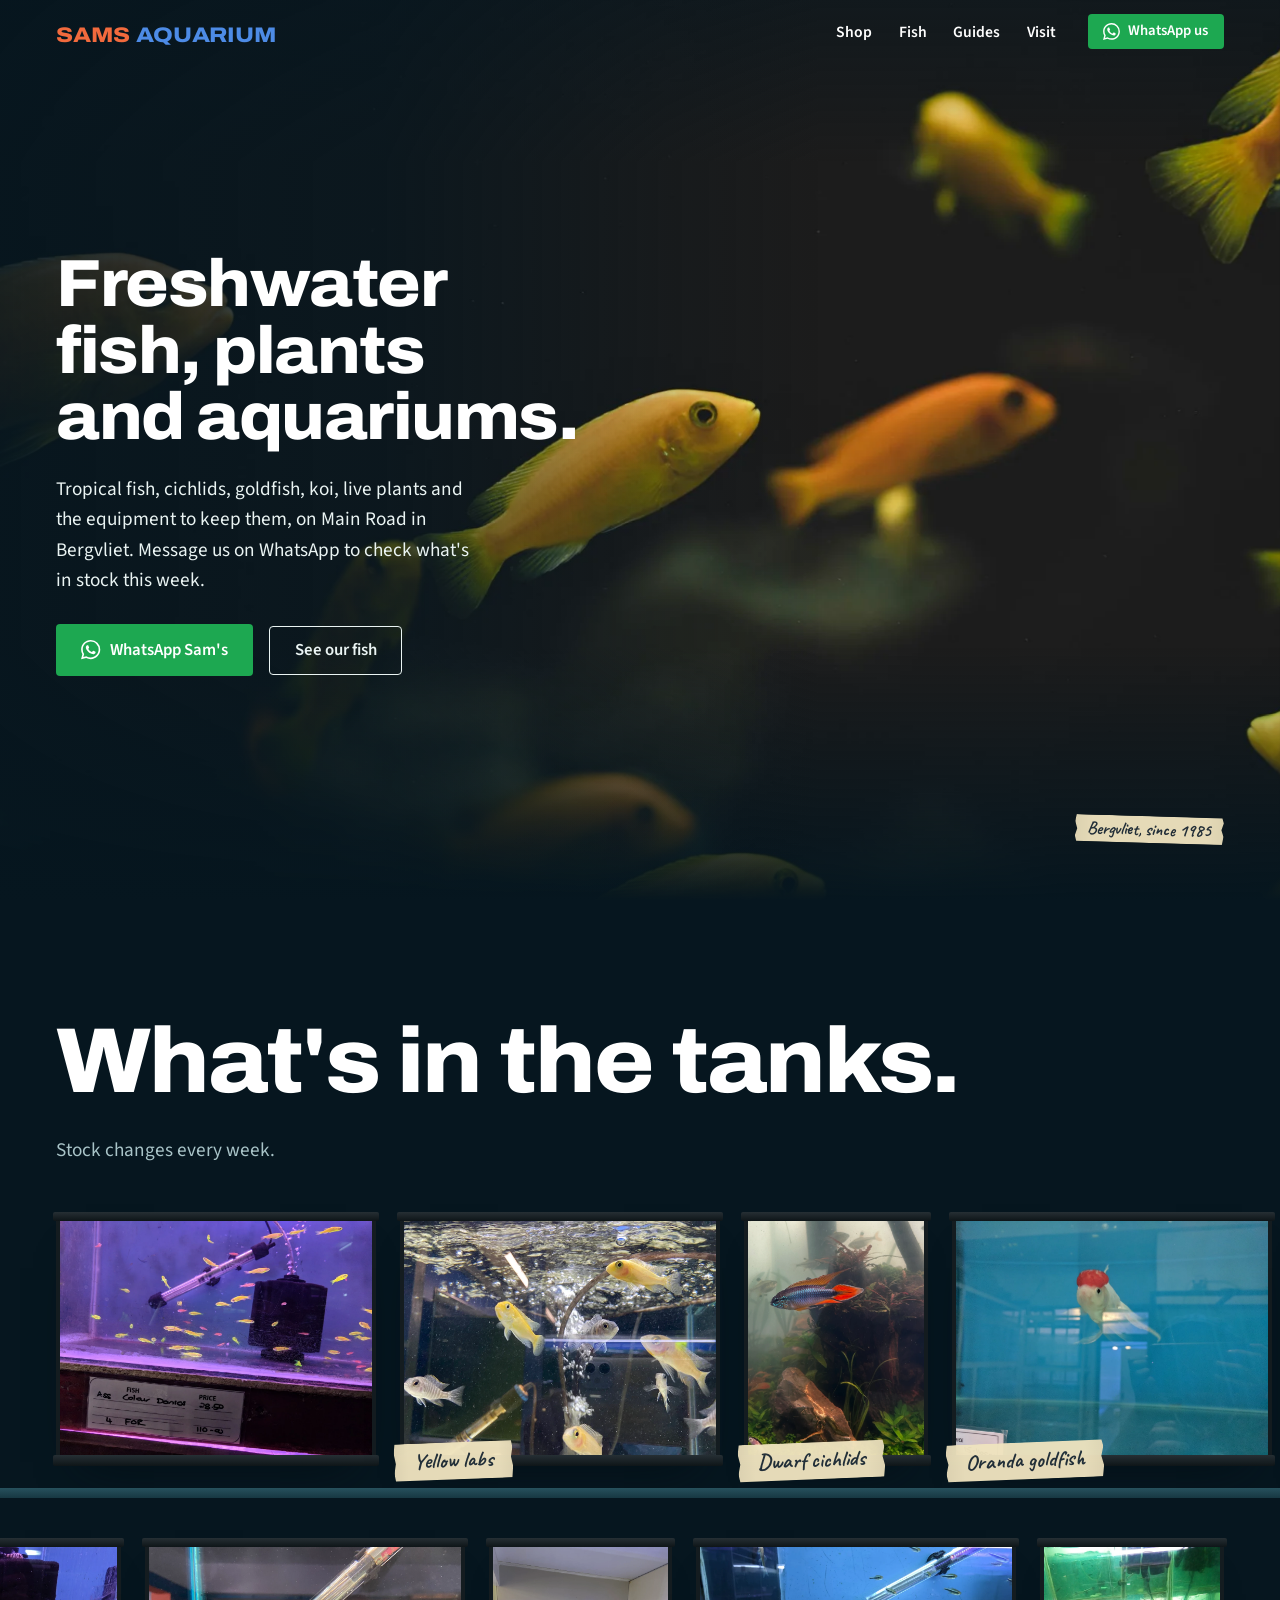
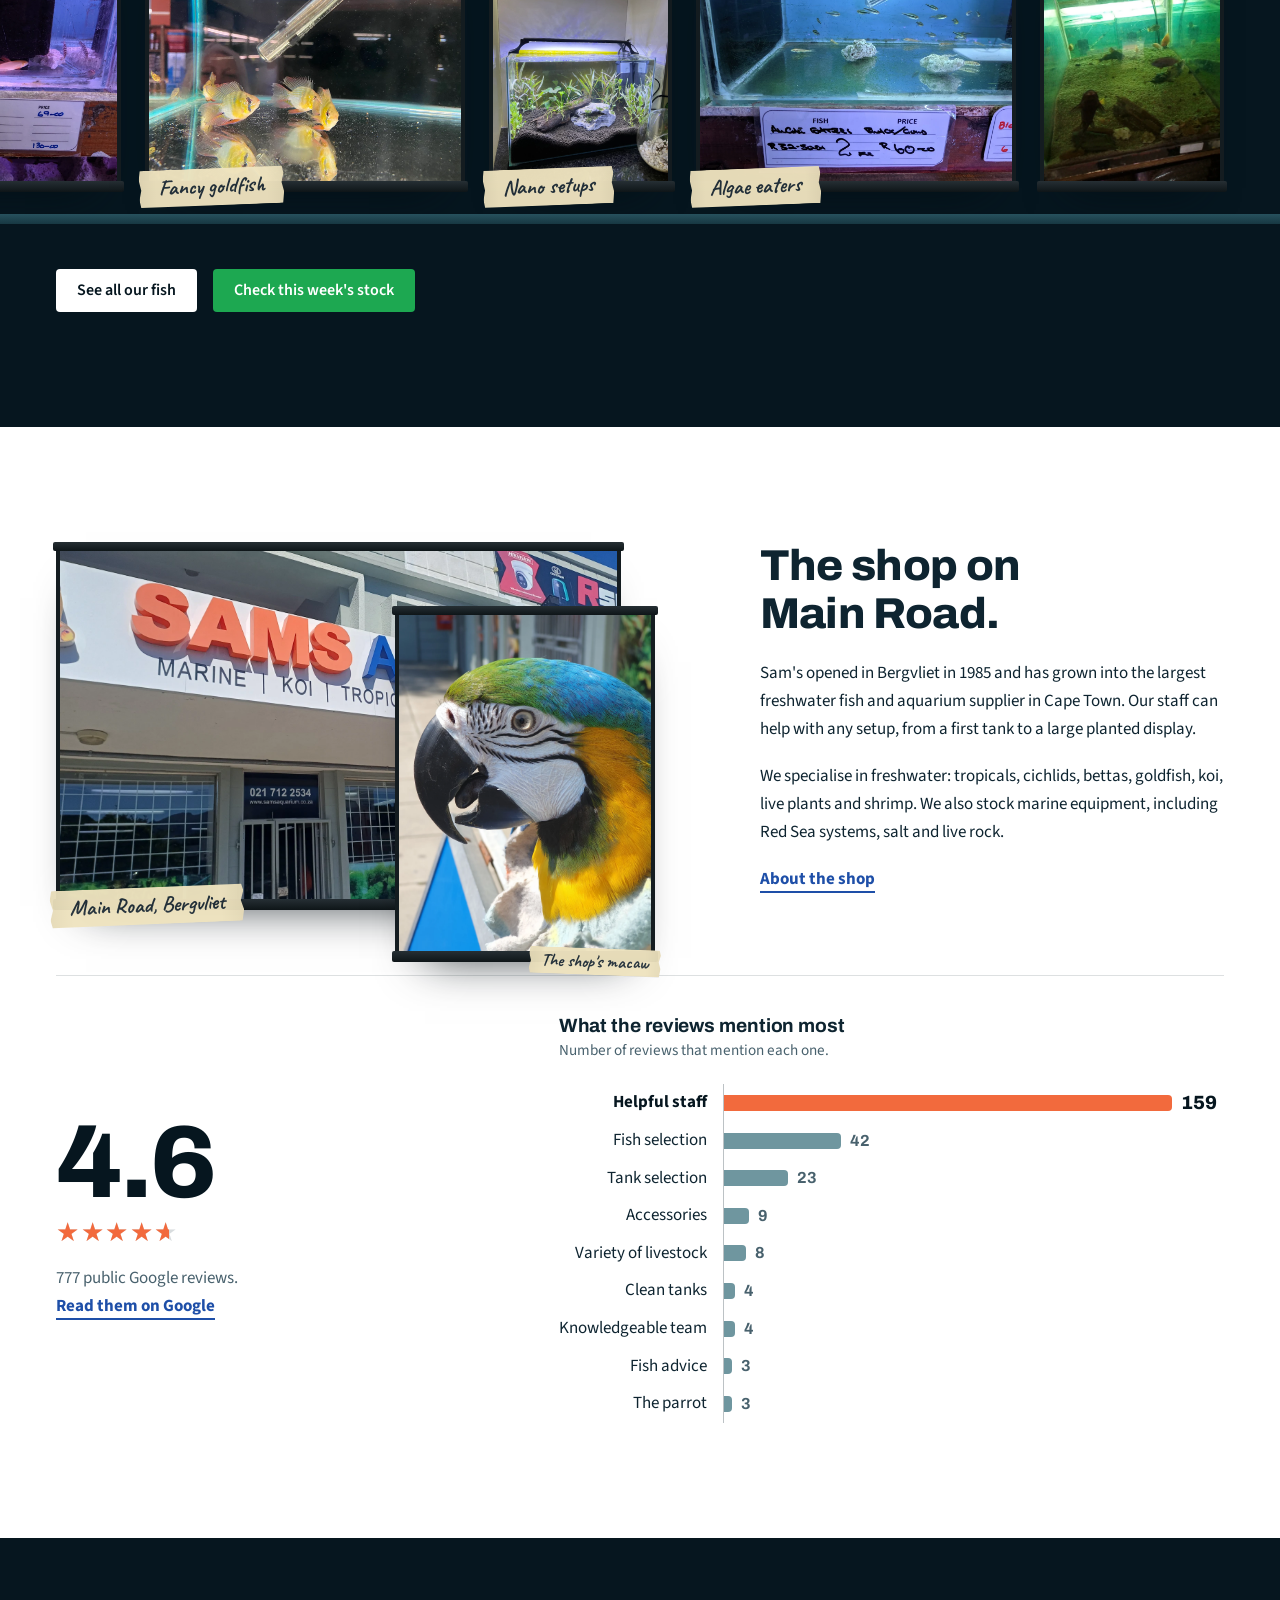
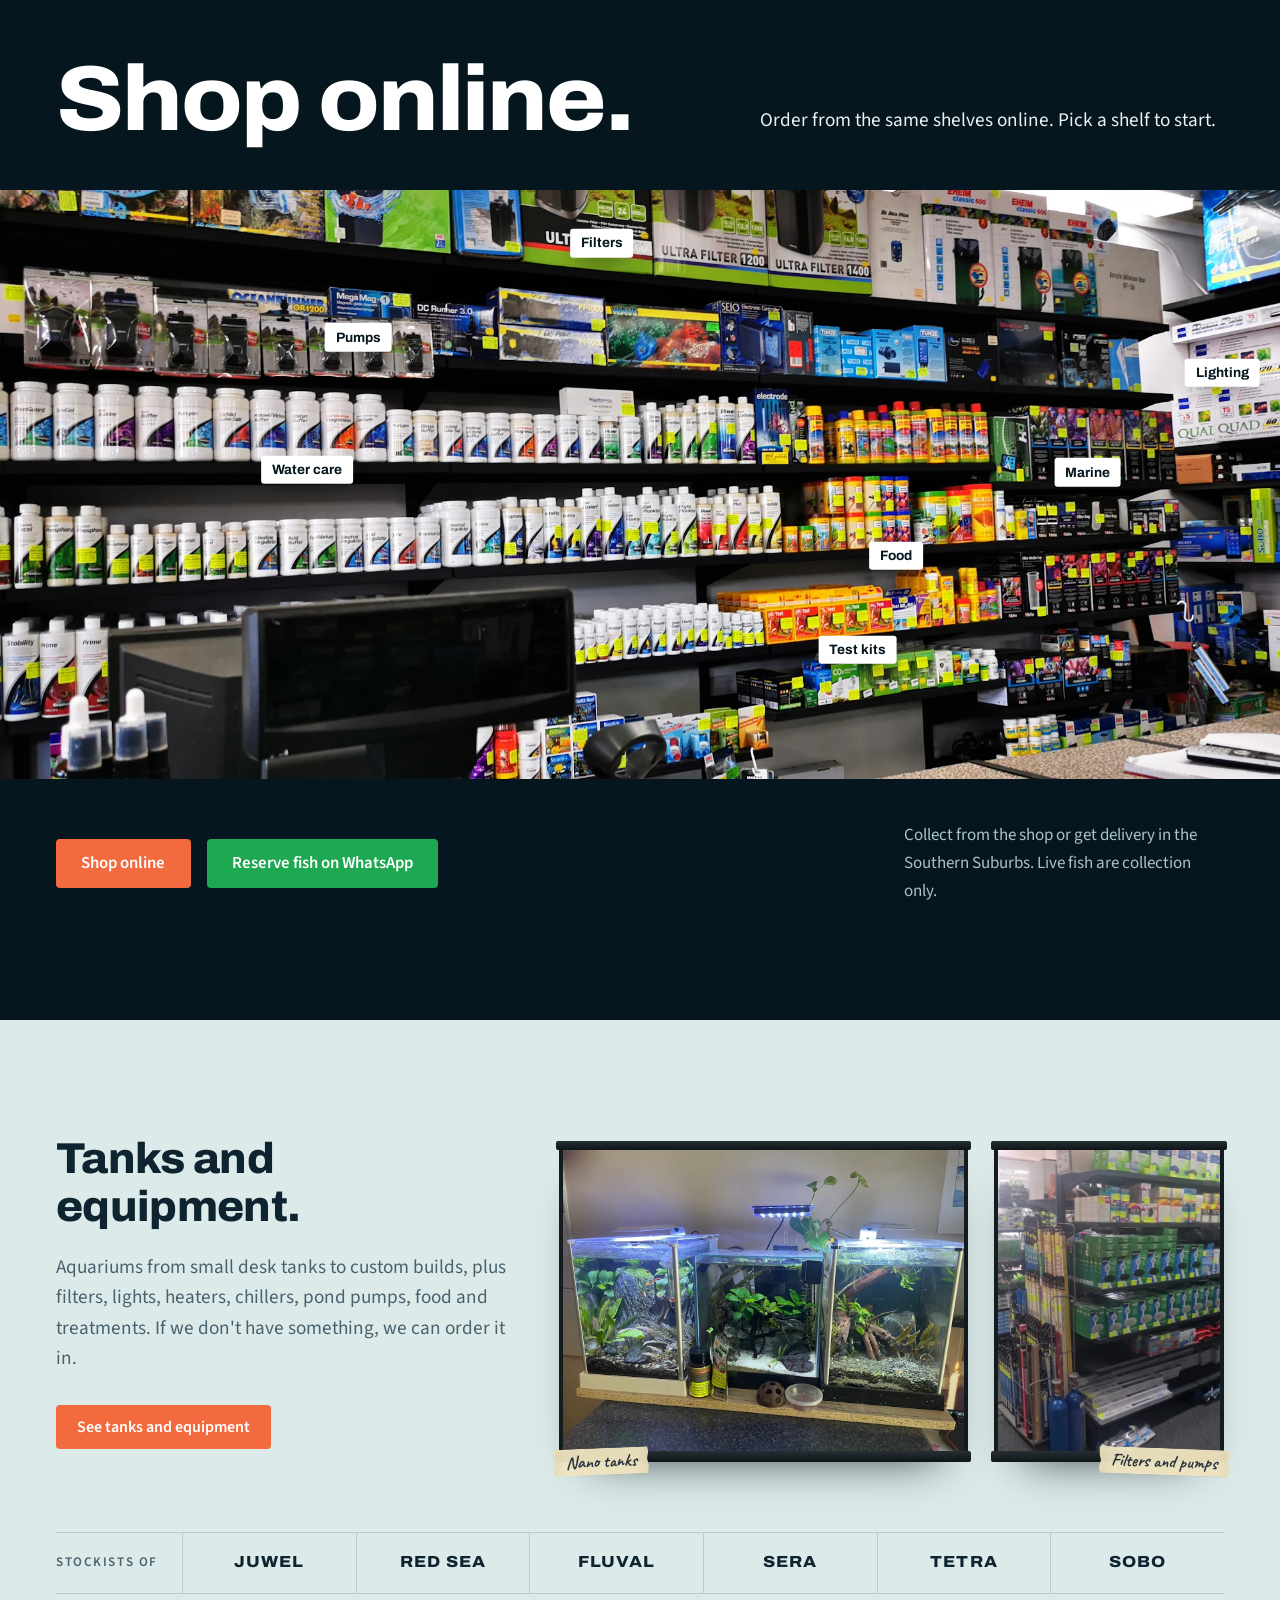
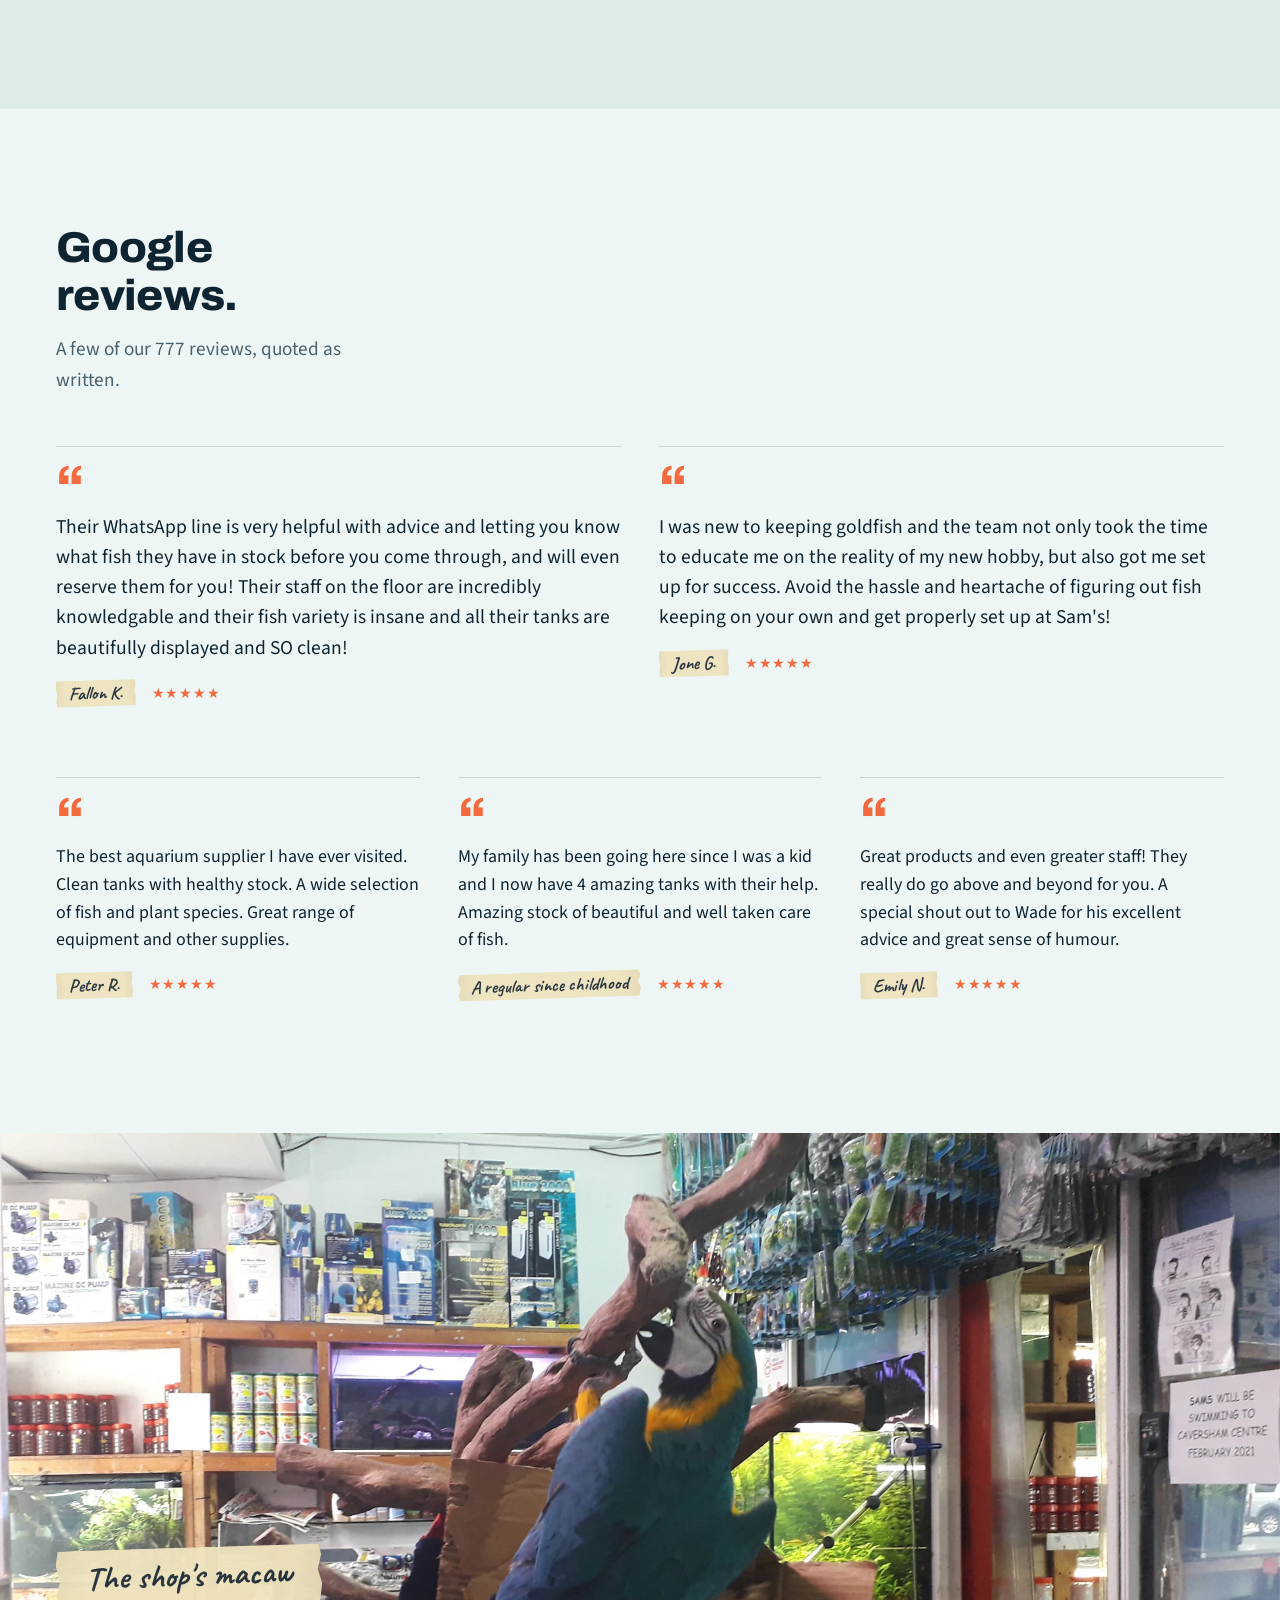
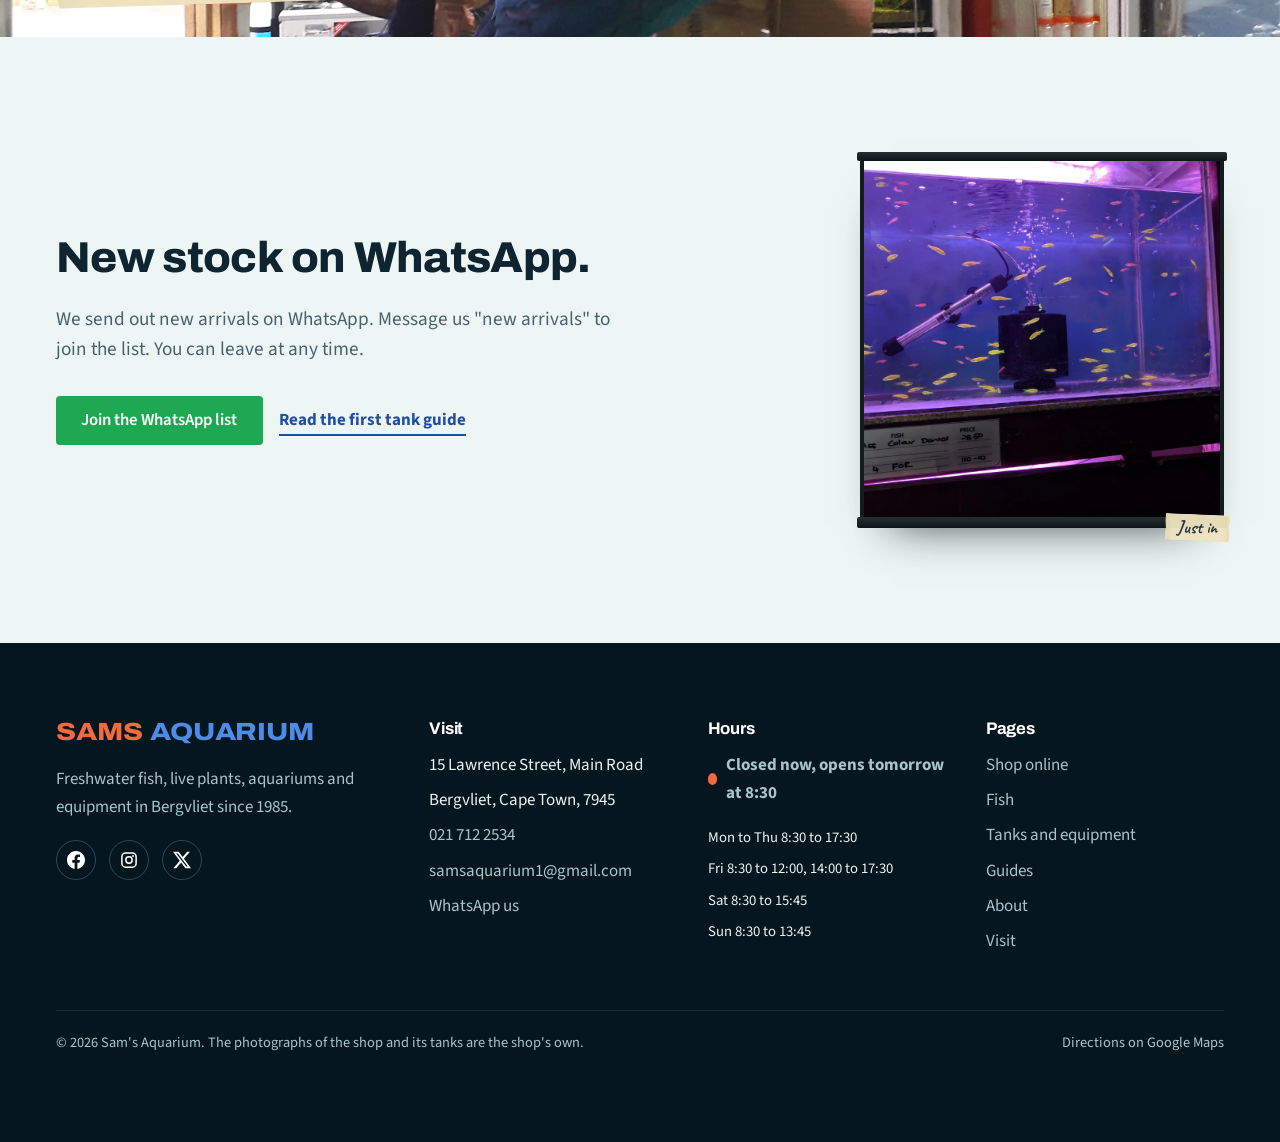
<file: index.html>
<!DOCTYPE html>
<html lang="en-ZA">
<head>
<meta charset="utf-8">
<script>document.documentElement.classList.add('js');</script>
<meta name="viewport" content="width=device-width, initial-scale=1">
<title>Sam's Aquarium, Bergvliet | Freshwater fish, plants and aquariums in Cape Town since 1985</title>
<meta name="description" content="Cape Town's freshwater fish shop since 1985. Tropical fish, cichlids, goldfish, koi, live plants, shrimp, Juwel and Red Sea aquariums and equipment. In Bergvliet, open 7 days. Message us for this week's stock.">
<link rel="canonical" href="https://samsaquarium.co.za/">
<meta property="og:type" content="website">
<meta property="og:title" content="Sam's Aquarium, Bergvliet. Freshwater fish, plants and aquariums since 1985.">
<meta property="og:description" content="Freshwater fish, live plants, aquariums and equipment on Main Road, Bergvliet. Message us on WhatsApp for this week's stock.">
<meta property="og:image" content="https://skyeh01.github.io/sams-aquarium/assets/img/share/index.jpg">
<meta property="og:image:width" content="1200">
<meta property="og:image:height" content="630">
<meta property="og:image:alt" content="Sam's Aquarium. Freshwater fish, plants and aquariums.">
<meta property="og:url" content="https://skyeh01.github.io/sams-aquarium/">
<meta property="og:site_name" content="Sam's Aquarium">
<meta name="twitter:card" content="summary_large_image">
<meta property="og:locale" content="en_ZA">
<meta name="theme-color" content="#06161f">
<link rel="icon" href="data:image/svg+xml,%3Csvg xmlns='http://www.w3.org/2000/svg' viewBox='0 0 40 40'%3E%3Ccircle cx='20' cy='20' r='20' fill='%230b2a38'/%3E%3Cpath d='M6 20C10 13 17 10 23 11c4 1 7 4 9 7l5-5v14l-5-5c-2 3-5 6-9 7C17 30 10 27 6 20z' fill='%23f26a3d'/%3E%3Ccircle cx='12' cy='18' r='1.8' fill='%2306161f'/%3E%3C/svg%3E">
<link rel="apple-touch-icon" href="assets/img/share/apple-touch-icon.png">
<link rel="preconnect" href="https://fonts.googleapis.com">
<link rel="preconnect" href="https://fonts.gstatic.com" crossorigin>
<link href="https://fonts.googleapis.com/css2?family=Archivo:wdth,wght@94..112,600..800&family=Source+Sans+3:ital,wght@0,400..700;1,400..700&family=Caveat:wght@500..700&display=swap" rel="stylesheet">
<link rel="stylesheet" href="assets/css/site.css">
<script type="application/ld+json">
{
  "@context": "https://schema.org",
  "@type": "PetStore",
  "name": "Sam's Aquarium",
  "description": "Freshwater fish, live plants, aquariums and aquarium equipment in Bergvliet, Cape Town. Established 1985.",
  "url": "https://samsaquarium.co.za/",
  "telephone": "+27217122534",
  "email": "samsaquarium1@gmail.com",
  "foundingDate": "1985",
  "image": "https://samsaquarium.co.za/assets/img/storefront-sign.webp",
  "address": {
    "@type": "PostalAddress",
    "streetAddress": "15 Lawrence Street, Main Road",
    "addressLocality": "Bergvliet",
    "addressRegion": "Western Cape",
    "postalCode": "7945",
    "addressCountry": "ZA"
  },
  "geo": { "@type": "GeoCoordinates", "latitude": -34.0443558, "longitude": 18.4634731 },
  "openingHoursSpecification": [
    { "@type": "OpeningHoursSpecification", "dayOfWeek": ["Monday","Tuesday","Wednesday","Thursday"], "opens": "08:30", "closes": "17:30" },
    { "@type": "OpeningHoursSpecification", "dayOfWeek": "Friday", "opens": "08:30", "closes": "12:00" },
    { "@type": "OpeningHoursSpecification", "dayOfWeek": "Friday", "opens": "14:00", "closes": "17:30" },
    { "@type": "OpeningHoursSpecification", "dayOfWeek": "Saturday", "opens": "08:30", "closes": "15:45" },
    { "@type": "OpeningHoursSpecification", "dayOfWeek": "Sunday", "opens": "08:30", "closes": "13:45" }
  ],
  "sameAs": [
    "https://www.facebook.com/samsaquariumbergvliet/",
    "https://www.instagram.com/samsaquarium/",
    "https://x.com/aquarium_sam"
  ],
  "priceRange": "R"
}
</script>
</head>
<body>
<a class="skip" href="#main">Skip to content</a>

<header class="nav">
  <div class="wrap nav__inner">
    <a class="brand" href="index.html" aria-label="Sam's Aquarium home"><span class="wordmark"><b>Sams</b><span>Aquarium</span></span></a>
    <nav aria-label="Main">
      <ul class="nav__links">
        <li><a data-shop="" href="https://shop.samsaquarium.co.za/">Shop</a></li>
        <li><a href="fish.html">Fish</a></li>
        <li><a href="guides.html">Guides</a></li>
        <li><a href="visit.html">Visit</a></li>
        <li><a class="btn btn--wa nav__cta" data-wa="I'd like to ask about what you have in stock." href="#"><svg viewBox="0 0 24 24" aria-hidden="true"><path fill="currentColor" d="M17.472 14.382c-.297-.149-1.758-.867-2.03-.967-.273-.099-.471-.148-.67.15-.197.297-.767.966-.94 1.164-.173.199-.347.223-.644.075-.297-.15-1.255-.463-2.39-1.475-.883-.788-1.48-1.761-1.653-2.059-.173-.297-.018-.458.13-.606.134-.133.298-.347.446-.52.149-.174.198-.298.298-.497.099-.198.05-.371-.025-.52-.075-.149-.669-1.612-.916-2.207-.242-.579-.487-.5-.669-.51-.173-.008-.371-.01-.57-.01-.198 0-.52.074-.792.372-.272.297-1.04 1.016-1.04 2.479 0 1.462 1.065 2.875 1.213 3.074.149.198 2.096 3.2 5.077 4.487.709.306 1.262.489 1.694.625.712.227 1.36.195 1.871.118.571-.085 1.758-.719 2.006-1.413.248-.694.248-1.289.173-1.413-.074-.124-.272-.198-.57-.347m-5.421 7.403h-.004a9.87 9.87 0 0 1-5.031-1.378l-.361-.214-3.741.982.998-3.648-.235-.374a9.86 9.86 0 0 1-1.51-5.26c.001-5.45 4.436-9.884 9.888-9.884 2.64 0 5.122 1.03 6.988 2.898a9.825 9.825 0 0 1 2.893 6.994c-.003 5.45-4.437 9.884-9.885 9.884m8.413-18.297A11.815 11.815 0 0 0 12.05 0C5.495 0 .16 5.335.157 11.892c0 2.096.547 4.142 1.588 5.945L.057 24l6.305-1.654a11.882 11.882 0 0 0 5.683 1.448h.005c6.554 0 11.89-5.335 11.893-11.893a11.821 11.821 0 0 0-3.48-8.413z"/></svg>WhatsApp us</a></li>
      </ul>
    </nav>
    <button class="nav__burger" aria-expanded="false" aria-label="Open menu" aria-controls="menu"><svg viewBox="0 0 28 28" aria-hidden="true"><path d="M3 7h22M3 14h22M3 21h22" stroke="currentColor" stroke-width="2.5" stroke-linecap="round"/></svg></button>
  </div>
</header>
<div class="menu" id="menu">
  <ul>
    <li><a data-shop="" href="https://shop.samsaquarium.co.za/">Shop</a></li>
    <li><a href="fish.html">Fish</a></li>
    <li><a href="guides.html">Guides</a></li>
    <li><a href="visit.html">Visit</a></li>
  </ul>
  <a class="btn btn--wa btn--big" data-wa="I'd like to ask about what you have in stock." href="#">WhatsApp Sam's</a>
</div>

<main id="main">

  <!-- ============================================================ HERO -->
  <section class="home-hero" aria-label="Welcome">
    <figure class="home-hero__photo">
      <img src="assets/img/hero.webp" alt="A school of orange fish in a dark freshwater aquarium" width="2000" height="1334" fetchpriority="high" data-parallax="0.08">
      <figcaption><span class="tape tape--sm tape--right">Bergvliet, since 1985</span></figcaption>
    </figure>
    <div class="wrap home-hero__text">
      <div class="home-hero__inner">
        <h1 class="display">Freshwater fish, plants and aquariums.</h1>
        <p class="lead">Tropical fish, cichlids, goldfish, koi, live plants and the equipment to keep them, on Main Road in Bergvliet. Message us on WhatsApp to check what's in stock this week.</p>
        <div class="cluster home-hero__ctas">
          <a class="btn btn--wa btn--big" data-wa="I'd like to ask about what you have in stock." href="#"><svg viewBox="0 0 24 24" aria-hidden="true"><path fill="currentColor" d="M17.472 14.382c-.297-.149-1.758-.867-2.03-.967-.273-.099-.471-.148-.67.15-.197.297-.767.966-.94 1.164-.173.199-.347.223-.644.075-.297-.15-1.255-.463-2.39-1.475-.883-.788-1.48-1.761-1.653-2.059-.173-.297-.018-.458.13-.606.134-.133.298-.347.446-.52.149-.174.198-.298.298-.497.099-.198.05-.371-.025-.52-.075-.149-.669-1.612-.916-2.207-.242-.579-.487-.5-.669-.51-.173-.008-.371-.01-.57-.01-.198 0-.52.074-.792.372-.272.297-1.04 1.016-1.04 2.479 0 1.462 1.065 2.875 1.213 3.074.149.198 2.096 3.2 5.077 4.487.709.306 1.262.489 1.694.625.712.227 1.36.195 1.871.118.571-.085 1.758-.719 2.006-1.413.248-.694.248-1.289.173-1.413-.074-.124-.272-.198-.57-.347m-5.421 7.403h-.004a9.87 9.87 0 0 1-5.031-1.378l-.361-.214-3.741.982.998-3.648-.235-.374a9.86 9.86 0 0 1-1.51-5.26c.001-5.45 4.436-9.884 9.888-9.884 2.64 0 5.122 1.03 6.988 2.898a9.825 9.825 0 0 1 2.893 6.994c-.003 5.45-4.437 9.884-9.885 9.884m8.413-18.297A11.815 11.815 0 0 0 12.05 0C5.495 0 .16 5.335.157 11.892c0 2.096.547 4.142 1.588 5.945L.057 24l6.305-1.654a11.882 11.882 0 0 0 5.683 1.448h.005c6.554 0 11.89-5.335 11.893-11.893a11.821 11.821 0 0 0-3.48-8.413z"/></svg>WhatsApp Sam's</a>
          <a class="btn btn--ghost btn--big" href="fish.html">See our fish</a>
        </div>
      </div>
    </div>
  </section>

  <!-- ============================================================ THE WALL -->
  <section class="section section--deep wall" aria-labelledby="wall-h">
    <div class="wrap wall__head">
      <h2 id="wall-h" class="display h-fit">What's in the tanks.</h2>
      <p class="lead">Stock changes every week.</p>
    </div>
    <div class="wall__rows">
      <div class="wall__row" data-drift="-1" tabindex="0" aria-label="Top row of tanks. Scroll sideways to see more.">
        <a href="fish.html#community">
          <figure class="tank">
            <div class="tank__img"><img src="assets/img/danios-label.webp" alt="Colour danios in a shop tank with its hand-written label" width="1200" height="900" loading="lazy"></div>
            <div class="tank__more">Community tropicals</div>
            <figcaption class="tank__label"><span class="tape">Colour danios</span></figcaption>
          </figure>
        </a>
        <a href="fish.html#cichlids">
          <figure class="tank">
            <div class="tank__img"><img src="assets/img/yellow-labs.webp" alt="Yellow Lab cichlids" width="1200" height="900" loading="lazy"></div>
            <div class="tank__more">Cichlids</div>
            <figcaption class="tank__label"><span class="tape">Yellow labs</span></figcaption>
          </figure>
        </a>
        <a href="fish.html#cichlids">
          <figure class="tank">
            <div class="tank__img tank__img--tall"><img src="assets/img/dwarf-cichlid.webp" alt="A red and blue dwarf cichlid among plants" width="1200" height="1777" loading="lazy"></div>
            <div class="tank__more">Cichlids</div>
            <figcaption class="tank__label"><span class="tape">Dwarf cichlids</span></figcaption>
          </figure>
        </a>
        <a href="fish.html#goldfish">
          <figure class="tank">
            <div class="tank__img"><img src="assets/img/oranda-goldfish.webp" alt="A red cap oranda goldfish" width="1200" height="900" loading="lazy"></div>
            <div class="tank__more">Goldfish and cold water</div>
            <figcaption class="tank__label"><span class="tape">Oranda goldfish</span></figcaption>
          </figure>
        </a>
        <a href="fish.html#cichlids">
          <figure class="tank">
            <div class="tank__img"><img src="assets/img/angelfish.webp" alt="Angelfish in a shop tank under purple light" width="1200" height="900" loading="lazy"></div>
            <div class="tank__more">Cichlids</div>
            <figcaption class="tank__label"><span class="tape">Angelfish</span></figcaption>
          </figure>
        </a>
        <a href="fish.html#community">
          <figure class="tank">
            <div class="tank__img"><img src="assets/img/rasboras.webp" alt="Rasboras in a shop tank" width="1200" height="900" loading="lazy"></div>
            <div class="tank__more">Community tropicals</div>
            <figcaption class="tank__label"><span class="tape">Rasboras</span></figcaption>
          </figure>
        </a>
        <a href="fish.html#plants">
          <figure class="tank">
            <div class="tank__img"><img src="assets/img/planted-red-green.webp" alt="Red and green aquarium plants in a display tank" width="1200" height="900" loading="lazy"></div>
            <div class="tank__more">Live plants</div>
            <figcaption class="tank__label"><span class="tape">Live plants</span></figcaption>
          </figure>
        </a>
      </div>
      <div class="wall__shelf" aria-hidden="true"></div>
      <div class="wall__row" data-drift="1" tabindex="0" aria-label="Bottom row of tanks. Scroll sideways to see more.">
        <a href="fish.html#community">
          <figure class="tank">
            <div class="tank__img tank__img--tall"><img src="assets/img/platies.webp" alt="Orange platies among plants" width="1200" height="1600" loading="lazy"></div>
            <div class="tank__more">Community tropicals</div>
            <figcaption class="tank__label"><span class="tape">Platies</span></figcaption>
          </figure>
        </a>
        <a href="fish.html#community">
          <figure class="tank">
            <div class="tank__img"><img src="assets/img/tetras-label-2.webp" alt="A shop tank of tetras with its hand-written label" width="1200" height="900" loading="lazy"></div>
            <div class="tank__more">Community tropicals</div>
            <figcaption class="tank__label"><span class="tape">Tetras</span></figcaption>
          </figure>
        </a>
        <a href="fish.html#cleanup">
          <figure class="tank">
            <div class="tank__img"><img src="assets/img/loach-label.webp" alt="A shop tank with a hand-written label for polka dot loaches" width="1200" height="900" loading="lazy"></div>
            <div class="tank__more">Shrimp and cleanup crew</div>
            <figcaption class="tank__label"><span class="tape">Polka dot loaches</span></figcaption>
          </figure>
        </a>
        <a href="fish.html#goldfish">
          <figure class="tank">
            <div class="tank__img"><img src="assets/img/gold-fish-group.webp" alt="A group of fancy goldfish" width="1200" height="900" loading="lazy"></div>
            <div class="tank__more">Goldfish and cold water</div>
            <figcaption class="tank__label"><span class="tape">Fancy goldfish</span></figcaption>
          </figure>
        </a>
        <a href="fish.html#nano">
          <figure class="tank">
            <div class="tank__img tank__img--tall"><img src="assets/img/nano-planted.webp" alt="A small planted nano aquarium" width="1200" height="1600" loading="lazy"></div>
            <div class="tank__more">Bettas and nano</div>
            <figcaption class="tank__label"><span class="tape">Nano setups</span></figcaption>
          </figure>
        </a>
        <a href="fish.html#cleanup">
          <figure class="tank">
            <div class="tank__img"><img src="assets/img/algae-eater-label.webp" alt="A shop tank with a hand-written label for algae eaters" width="1200" height="900" loading="lazy"></div>
            <div class="tank__more">Shrimp and cleanup crew</div>
            <figcaption class="tank__label"><span class="tape">Algae eaters</span></figcaption>
          </figure>
        </a>
        <a href="fish.html#koi">
          <figure class="tank">
            <div class="tank__img tank__img--tall"><img src="assets/img/big-fish-tank.webp" alt="Large fish in a holding tank" width="864" height="1152" loading="lazy"></div>
            <div class="tank__more">Koi and pond</div>
            <figcaption class="tank__label"><span class="tape">Koi and pond</span></figcaption>
          </figure>
        </a>
      </div>
      <div class="wall__shelf" aria-hidden="true"></div>
    </div>
    <div class="wrap">
      <div class="cluster wall__ctas">
        <a class="btn btn--light" href="fish.html">See all our fish</a>
        <a class="btn btn--wa" data-wa="What fish do you have in stock this week?" href="#">Check this week's stock</a>
      </div>
    </div>
  </section>

  <!-- ============================================================ GUIDE -->
  <section class="section section--white">
    <div class="wrap">
      <div class="guide">
        <div class="guide__media">
          <figure class="tank">
            <div class="tank__img tank__img--wide"><img src="assets/img/storefront-sign.webp" alt="The Sam's Aquarium sign on Main Road: Marine, Koi, Tropical, Aquariums, Equipment, established 1985" width="1800" height="1012" loading="lazy"></div>
            <figcaption class="tank__label"><span class="tape">Main Road, Bergvliet</span></figcaption>
          </figure>
          <figure class="tank tank--label-right">
            <div class="tank__img tank__img--tall"><img src="assets/img/macaw-portrait.webp" alt="The blue and gold macaw that lives in the shop" width="1400" height="1867" loading="lazy"></div>
            <figcaption class="tank__label"><span class="tape tape--sm">The shop's macaw</span></figcaption>
          </figure>
        </div>
        <div class="guide__body">
          <h2 class="h-fit">The shop on Main Road.</h2>
          <p>Sam's opened in Bergvliet in 1985 and has grown into the largest freshwater fish and aquarium supplier in Cape Town. Our staff can help with any setup, from a first tank to a large planted display.</p>
          <p>We specialise in freshwater: tropicals, cichlids, bettas, goldfish, koi, live plants and shrimp. We also stock marine equipment, including Red Sea systems, salt and live rock.</p>
          <p><a class="link" href="about.html">About the shop</a></p>
        </div>
      </div>

      <div class="shelf" aria-label="What the Google reviews say">
        <div class="shelf__score">
          <p class="shelf__rating"><b>4.6</b><span class="shelf__stars" style="--pct:92%" role="img" aria-label="4.6 out of 5 stars">★★★★★</span></p>
          <p class="dim mb-0">777 public Google reviews.<br><a class="link" href="https://www.google.com/maps/place/Sam%27s+Aquarium/@-34.0443558,18.4634731,17z/data=!4m8!3m7!1s0x1dcc4226633e92bb:0x87a8ffe0a6c4c2b1!8m2!3d-34.0443558!4d18.4634731!9m1!1b1!16s%2Fg%2F1pzw798cn" target="_blank" rel="noopener">Read them on Google</a></p>
        </div>
        <div class="shelf__chart">
          <h3 class="shelf__title">What the reviews mention most</h3>
          <p class="shelf__sub">Number of reviews that mention each one.</p>
          <ol class="shelf__bars" role="list">
            <li role="listitem" style="--n:160; --i:1"><span class="shelf__topic">Helpful staff</span><span class="shelf__bar"><i aria-hidden="true"></i><b data-n="160">160</b></span></li>
            <li role="listitem" style="--n:42; --i:2"><span class="shelf__topic">Fish selection</span><span class="shelf__bar"><i aria-hidden="true"></i><b data-n="42">42</b></span></li>
            <li role="listitem" style="--n:23; --i:3"><span class="shelf__topic">Tank selection</span><span class="shelf__bar"><i aria-hidden="true"></i><b data-n="23">23</b></span></li>
            <li role="listitem" style="--n:9; --i:4"><span class="shelf__topic">Accessories</span><span class="shelf__bar"><i aria-hidden="true"></i><b data-n="9">9</b></span></li>
            <li role="listitem" style="--n:8; --i:5"><span class="shelf__topic">Variety of livestock</span><span class="shelf__bar"><i aria-hidden="true"></i><b data-n="8">8</b></span></li>
            <li role="listitem" style="--n:4; --i:6"><span class="shelf__topic">Clean tanks</span><span class="shelf__bar"><i aria-hidden="true"></i><b data-n="4">4</b></span></li>
            <li role="listitem" style="--n:4; --i:7"><span class="shelf__topic">Knowledgeable team</span><span class="shelf__bar"><i aria-hidden="true"></i><b data-n="4">4</b></span></li>
            <li role="listitem" style="--n:3; --i:8"><span class="shelf__topic">Fish advice</span><span class="shelf__bar"><i aria-hidden="true"></i><b data-n="3">3</b></span></li>
            <li role="listitem" style="--n:3; --i:9"><span class="shelf__topic">The parrot</span><span class="shelf__bar"><i aria-hidden="true"></i><b data-n="3">3</b></span></li>
          </ol>
        </div>
      </div>
    </div>
  </section>

  <!-- ============================================================ SHOP ONLINE
       The shop's back wall is the menu: each label is pinned to its shelf and
       opens that category in the online shop. Shelf positions are percentages
       of the photo, so they hold at any width. -->
  <section class="section section--deep shop" aria-labelledby="shop-h">
    <div class="wrap shop__head">
      <h2 id="shop-h" class="display h-fit">Shop online.</h2>
      <p class="lead">Order from the same shelves online. Pick a shelf to start.</p>
    </div>
    <div class="shop__scroll">
      <div class="shop__wall">
        <img src="assets/img/shop-wall.webp" alt="The shop's back wall, stocked from floor to ceiling with filters, pumps, water care, food, test kits, marine products and lighting" width="2000" height="921" loading="lazy">
        <a class="shop__shelf" data-shop="filters" href="https://shop.samsaquarium.co.za/collections/filters/" style="--l:25%;--t:0%;--w:65.5%;--h:17%;--tx:33.6%;--ty:53%"><span class="shop__tag">Filters</span></a>
        <a class="shop__shelf" data-shop="pumps" href="https://shop.samsaquarium.co.za/collections/pumps/" style="--l:1.5%;--t:17.5%;--w:88%;--h:15%;--tx:30.1%;--ty:50%"><span class="shop__tag">Pumps</span></a>
        <a class="shop__shelf" data-shop="water-care" href="https://shop.samsaquarium.co.za/collections/water-care/" style="--l:0%;--t:33%;--w:55.5%;--h:35%;--tx:43.2%;--ty:41.4%"><span class="shop__tag">Water care</span></a>
        <a class="shop__shelf" data-shop="food" href="https://shop.samsaquarium.co.za/collections/food/" style="--l:62%;--t:48%;--w:16%;--h:13%;--tx:50%;--ty:108%"><span class="shop__tag">Food</span></a>
        <a class="shop__shelf" data-shop="test-kits" href="https://shop.samsaquarium.co.za/collections/test-kits/" style="--l:56%;--t:64%;--w:23%;--h:13%;--tx:47.8%;--ty:107.7%"><span class="shop__tag">Test kits</span></a>
        <a class="shop__shelf" data-shop="marine" href="https://shop.samsaquarium.co.za/collections/marine/" style="--l:78.5%;--t:36%;--w:13.5%;--h:36%;--tx:48%;--ty:33%"><span class="shop__tag">Marine</span></a>
        <a class="shop__shelf" data-shop="lighting" href="https://shop.samsaquarium.co.za/collections/lighting/" style="--l:92%;--t:19%;--w:8%;--h:25%;--tx:43.8%;--ty:48%"><span class="shop__tag">Lighting</span></a>
      </div>
    </div>
    <div class="wrap">
      <p class="shop__hint">Swipe to see the whole wall.</p>
      <div class="shop__foot">
        <div class="cluster">
          <a class="btn btn--big" data-shop="" href="https://shop.samsaquarium.co.za/">Shop online</a>
          <a class="btn btn--wa btn--big" data-wa="I'd like to reserve some fish." href="#">Reserve fish on WhatsApp</a>
        </div>
        <p class="shop__note">Collect from the shop or get delivery in the Southern Suburbs. Live fish are collection only.</p>
      </div>
    </div>
  </section>

  <!-- ============================================================ EQUIPMENT -->
  <section class="section section--surface">
    <div class="wrap split">
      <div class="c-5">
        <h2 class="h-fit">Tanks and equipment.</h2>
        <p class="lead">Aquariums from small desk tanks to custom builds, plus filters, lights, heaters, chillers, pond pumps, food and treatments. If we don't have something, we can order it in.</p>
        <p class="mt-2"><a class="btn" href="aquariums.html">See tanks and equipment</a></p>
      </div>
      <div class="kit">
        <figure class="tank kit__wide">
          <div class="tank__img"><img src="assets/img/nano-tank-2.webp" alt="Three small planted aquariums set up and running" width="1200" height="900" loading="lazy"></div>
          <figcaption class="tank__label"><span class="tape tape--sm">Nano tanks</span></figcaption>
        </figure>
        <figure class="tank kit__tall tank--label-right">
          <div class="tank__img"><img src="assets/img/equipment-shelves.webp" alt="Shelves of filters, pumps and equipment" width="1080" height="1920" loading="lazy"></div>
          <figcaption class="tank__label"><span class="tape tape--sm">Filters and pumps</span></figcaption>
        </figure>
      </div>
    </div>
    <div class="wrap">
      <div class="stockists" aria-label="Brands we stock">
        <span class="stockists__label">Stockists of</span>
        <span>Juwel</span><span>Red Sea</span><span>Fluval</span><span>Sera</span><span>Tetra</span><span>Sobo</span>
      </div>
    </div>
  </section>

  <!-- ============================================================ REVIEWS -->
  <section class="section">
    <div class="wrap">
      <div class="section-head">
        <h2 class="h-fit">Google reviews.</h2>
        <p class="lead">A few of our 777 reviews, quoted as written.</p>
      </div>
      <div class="reviews">
        <article class="review review--wide">
          <blockquote>Their WhatsApp line is very helpful with advice and letting you know what fish they have in stock before you come through, and will even reserve them for you! Their staff on the floor are incredibly knowledgable and their fish variety is insane and all their tanks are beautifully displayed and SO clean!</blockquote>
          <footer><span class="tape tape--sm">Fallon K.</span><span class="stars" aria-label="5 stars">★★★★★</span></footer>
        </article>
        <article class="review review--wide">
          <blockquote>I was new to keeping goldfish and the team not only took the time to educate me on the reality of my new hobby, but also got me set up for success. Avoid the hassle and heartache of figuring out fish keeping on your own and get properly set up at Sam's!</blockquote>
          <footer><span class="tape tape--sm">Jone G.</span><span class="stars" aria-label="5 stars">★★★★★</span></footer>
        </article>
        <article class="review">
          <blockquote>The best aquarium supplier I have ever visited. Clean tanks with healthy stock. A wide selection of fish and plant species. Great range of equipment and other supplies.</blockquote>
          <footer><span class="tape tape--sm">Peter R.</span><span class="stars" aria-label="5 stars">★★★★★</span></footer>
        </article>
        <article class="review">
          <blockquote>My family has been going here since I was a kid and I now have 4 amazing tanks with their help. Amazing stock of beautiful and well taken care of fish.</blockquote>
          <footer><span class="tape tape--sm">A regular since childhood</span><span class="stars" aria-label="5 stars">★★★★★</span></footer>
        </article>
        <article class="review">
          <blockquote>Great products and even greater staff! They really do go above and beyond for you. A special shout out to Wade for his excellent advice and great sense of humour.</blockquote>
          <footer><span class="tape tape--sm">Emily N.</span><span class="stars" aria-label="5 stars">★★★★★</span></footer>
        </article>
      </div>
    </div>
  </section>

  <!-- ============================================================ WHAT A GOOD TANK GIVES BACK -->
  <div class="para para--band">
    <img src="assets/img/macaw-branch-wide.webp" alt="The shop's blue and gold macaw on its branch above the tanks" width="2000" height="973" loading="lazy" data-parallax="0.15">
    <div class="para__caption"><span class="tape tape--lg">The shop's macaw</span></div>
  </div>

  <!-- ============================================================ TRANSITIONAL CTA -->
  <section class="section cta-band">
    <div class="wrap cta-band__inner">
      <div class="cta-band__body">
        <h2 class="h-fit">New stock on WhatsApp.</h2>
        <p class="lead">We send out new arrivals on WhatsApp. Message us "new arrivals" to join the list. You can leave at any time.</p>
        <div class="cluster mt-2">
          <a class="btn btn--wa btn--big" data-wa="New arrivals. Please add me to the list." href="#">Join the WhatsApp list</a>
          <a class="link" href="start.html">Read the first tank guide</a>
        </div>
      </div>
      <div class="cta-band__aside">
        <figure class="tank tank--label-right">
          <div class="tank__img tank__img--square"><img src="assets/img/tetras-label-2.webp" alt="A shop tank of tetras with its hand-written label" width="1200" height="900" loading="lazy"></div>
          <figcaption class="tank__label"><span class="tape tape--sm">Just in</span></figcaption>
        </figure>
      </div>
    </div>
  </section>

</main>

<footer class="footer">
  <div class="wrap footer__grid">
    <div>
      <a class="brand" href="index.html" aria-label="Sam's Aquarium home"><span class="wordmark"><b>Sams</b><span>Aquarium</span></span></a>
      <p class="mt-1">Freshwater fish, live plants, aquariums and equipment in Bergvliet since 1985.</p>
      <div class="socials">
        <a href="https://www.facebook.com/samsaquariumbergvliet/" target="_blank" rel="noopener" aria-label="Sam's Aquarium on Facebook"><svg viewBox="0 0 24 24" aria-hidden="true"><path fill="currentColor" d="M24 12.073c0-6.627-5.373-12-12-12s-12 5.373-12 12c0 5.99 4.388 10.954 10.125 11.854v-8.385H7.078v-3.47h3.047V9.43c0-3.007 1.792-4.669 4.533-4.669 1.312 0 2.686.235 2.686.235v2.953H15.83c-1.491 0-1.956.925-1.956 1.874v2.25h3.328l-.532 3.47h-2.796v8.385C19.612 23.027 24 18.062 24 12.073z"/></svg></a>
        <a href="https://www.instagram.com/samsaquarium/" target="_blank" rel="noopener" aria-label="Sam's Aquarium on Instagram"><svg viewBox="0 0 24 24" aria-hidden="true"><rect x="2.5" y="2.5" width="19" height="19" rx="5" fill="none" stroke="currentColor" stroke-width="2"/><circle cx="12" cy="12" r="4.2" fill="none" stroke="currentColor" stroke-width="2"/><circle cx="17.4" cy="6.6" r="1.3" fill="currentColor"/></svg></a>
        <a href="https://x.com/aquarium_sam" target="_blank" rel="noopener" aria-label="Sam's Aquarium on X"><svg viewBox="0 0 24 24" aria-hidden="true"><path fill="currentColor" d="M18.901 1.153h3.68l-8.04 9.19L24 22.846h-7.406l-5.8-7.584-6.638 7.584H.474l8.6-9.83L0 1.154h7.594l5.243 6.932ZM17.61 20.644h2.039L6.486 3.24H4.298Z"/></svg></a>
      </div>
    </div>
    <div>
      <h4>Visit</h4>
      <ul>
        <li>15 Lawrence Street, Main Road</li>
        <li>Bergvliet, Cape Town, 7945</li>
        <li><a href="tel:+27217122534">021 712 2534</a></li>
        <li><a href="mailto:samsaquarium1@gmail.com">samsaquarium1@gmail.com</a></li>
        <li><a data-wa="I'd like to ask about what you have in stock." href="#">WhatsApp us</a></li>
      </ul>
    </div>
    <div>
      <h4>Hours</h4>
      <p class="open-now" data-open-now>Open 7 days a week</p>
      <ul class="small">
        <li>Mon to Thu 8:30 to 17:30</li>
        <li>Fri 8:30 to 12:00, 14:00 to 17:30</li>
        <li>Sat 8:30 to 15:45</li>
        <li>Sun 8:30 to 13:45</li>
      </ul>
    </div>
    <div>
      <h4>Pages</h4>
      <ul>
        <li><a data-shop="" href="https://shop.samsaquarium.co.za/">Shop online</a></li>
        <li><a href="fish.html">Fish</a></li>
        <li><a href="aquariums.html">Tanks and equipment</a></li>
        <li><a href="guides.html">Guides</a></li>
        <li><a href="about.html">About</a></li>
        <li><a href="visit.html">Visit</a></li>
      </ul>
    </div>
  </div>
  <div class="wrap footer__bottom">
    <span>© <span data-year>2026</span> Sam's Aquarium. The photographs of the shop and its tanks are the shop's own.</span>
    <a href="https://maps.app.goo.gl/krWGz6CrjPNxJzxE7" target="_blank" rel="noopener">Directions on Google Maps</a>
  </div>
</footer>

<a class="wa-float" data-wa="I'd like to ask about what you have in stock." href="#" aria-label="Message Sam's Aquarium on WhatsApp"><svg viewBox="0 0 24 24" aria-hidden="true"><path fill="currentColor" d="M17.472 14.382c-.297-.149-1.758-.867-2.03-.967-.273-.099-.471-.148-.67.15-.197.297-.767.966-.94 1.164-.173.199-.347.223-.644.075-.297-.15-1.255-.463-2.39-1.475-.883-.788-1.48-1.761-1.653-2.059-.173-.297-.018-.458.13-.606.134-.133.298-.347.446-.52.149-.174.198-.298.298-.497.099-.198.05-.371-.025-.52-.075-.149-.669-1.612-.916-2.207-.242-.579-.487-.5-.669-.51-.173-.008-.371-.01-.57-.01-.198 0-.52.074-.792.372-.272.297-1.04 1.016-1.04 2.479 0 1.462 1.065 2.875 1.213 3.074.149.198 2.096 3.2 5.077 4.487.709.306 1.262.489 1.694.625.712.227 1.36.195 1.871.118.571-.085 1.758-.719 2.006-1.413.248-.694.248-1.289.173-1.413-.074-.124-.272-.198-.57-.347m-5.421 7.403h-.004a9.87 9.87 0 0 1-5.031-1.378l-.361-.214-3.741.982.998-3.648-.235-.374a9.86 9.86 0 0 1-1.51-5.26c.001-5.45 4.436-9.884 9.888-9.884 2.64 0 5.122 1.03 6.988 2.898a9.825 9.825 0 0 1 2.893 6.994c-.003 5.45-4.437 9.884-9.885 9.884m8.413-18.297A11.815 11.815 0 0 0 12.05 0C5.495 0 .16 5.335.157 11.892c0 2.096.547 4.142 1.588 5.945L.057 24l6.305-1.654a11.882 11.882 0 0 0 5.683 1.448h.005c6.554 0 11.89-5.335 11.893-11.893a11.821 11.821 0 0 0-3.48-8.413z"/></svg><span>WhatsApp us</span></a>

<script src="assets/js/site.js"></script>
</body>
</html>
</file>
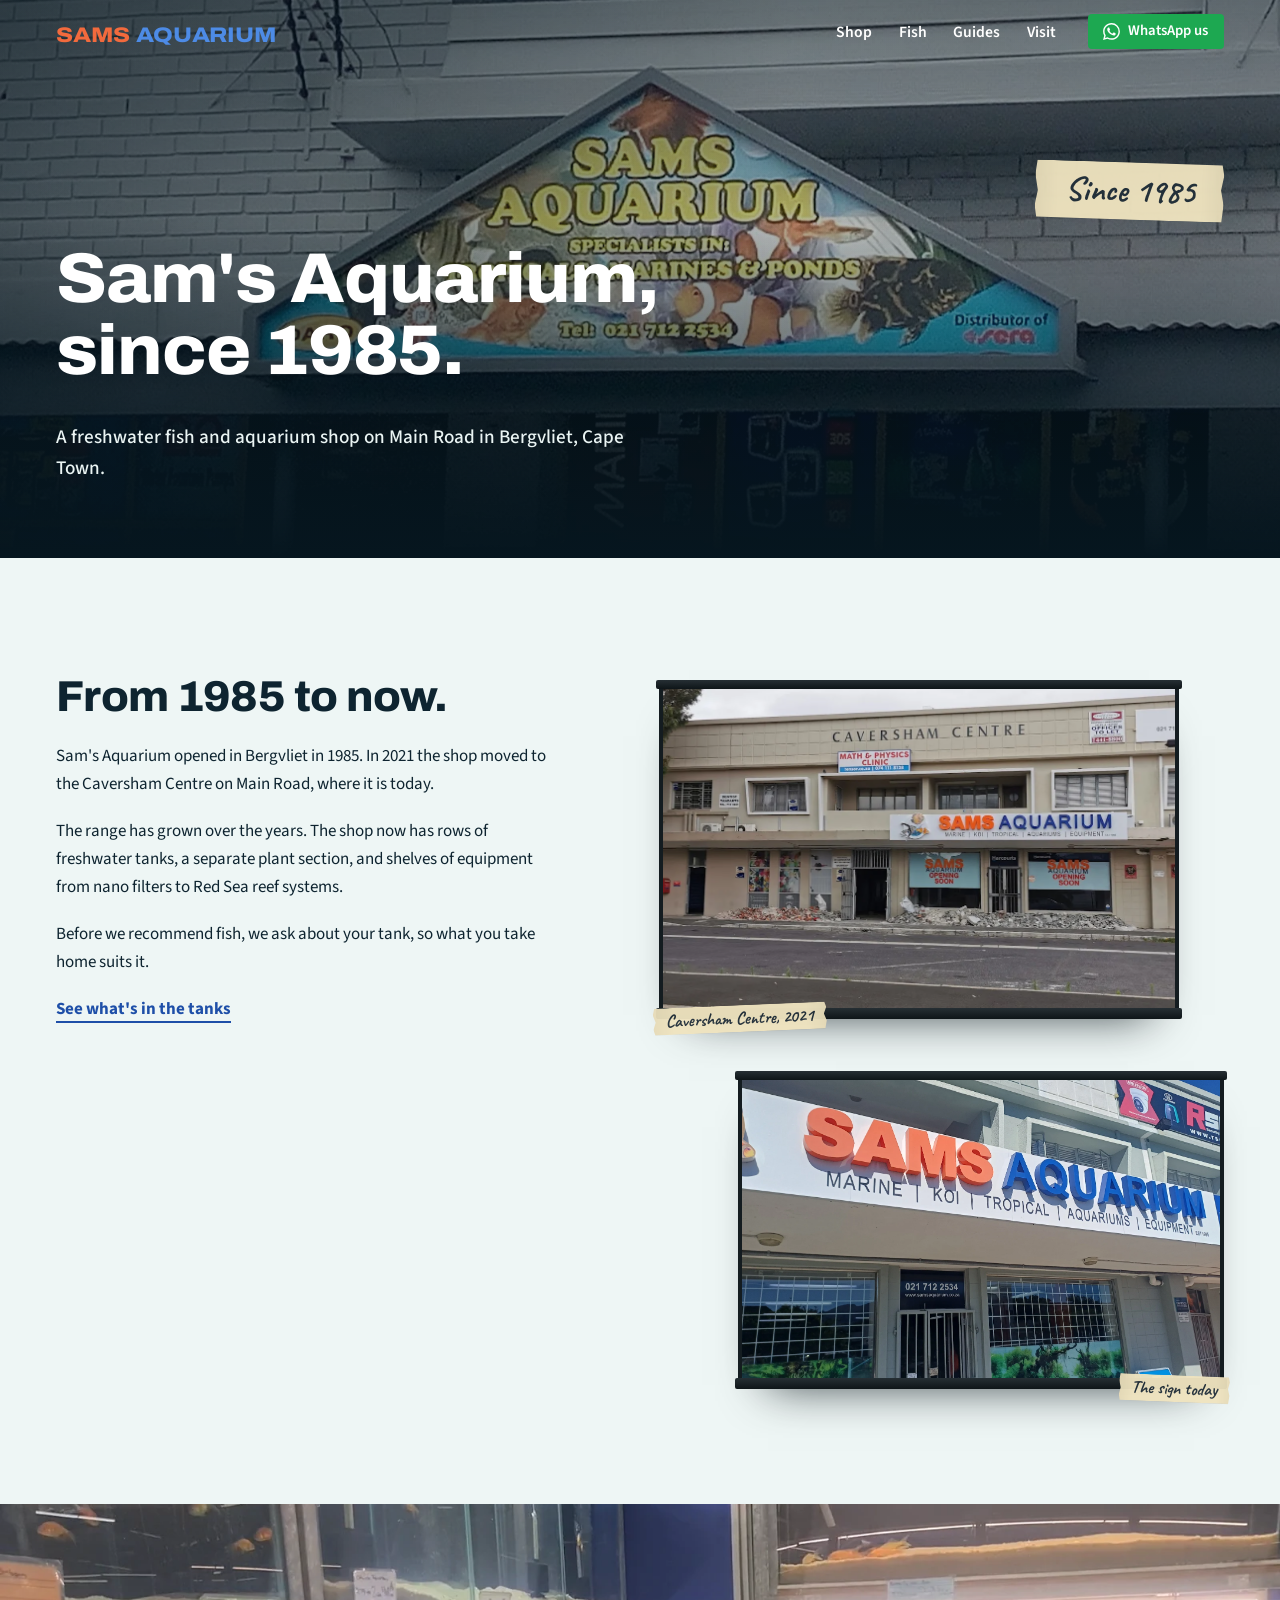
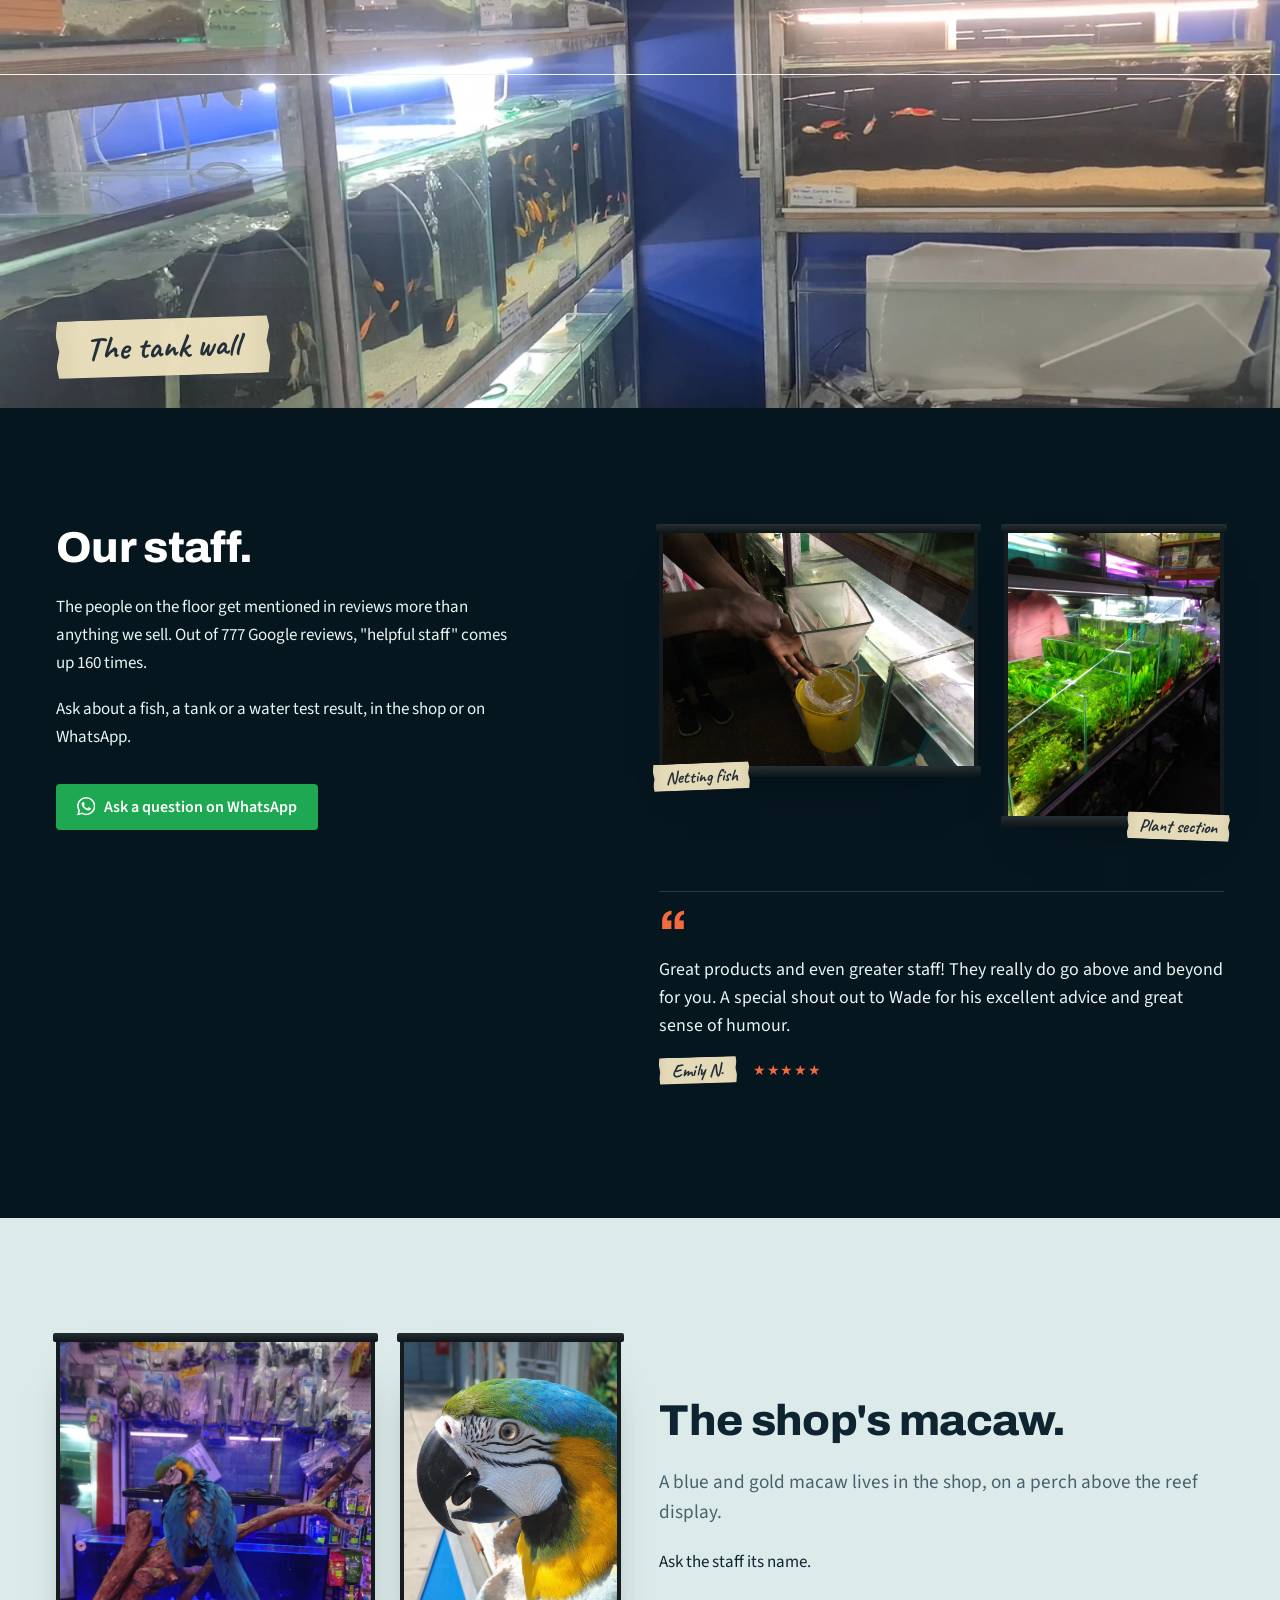
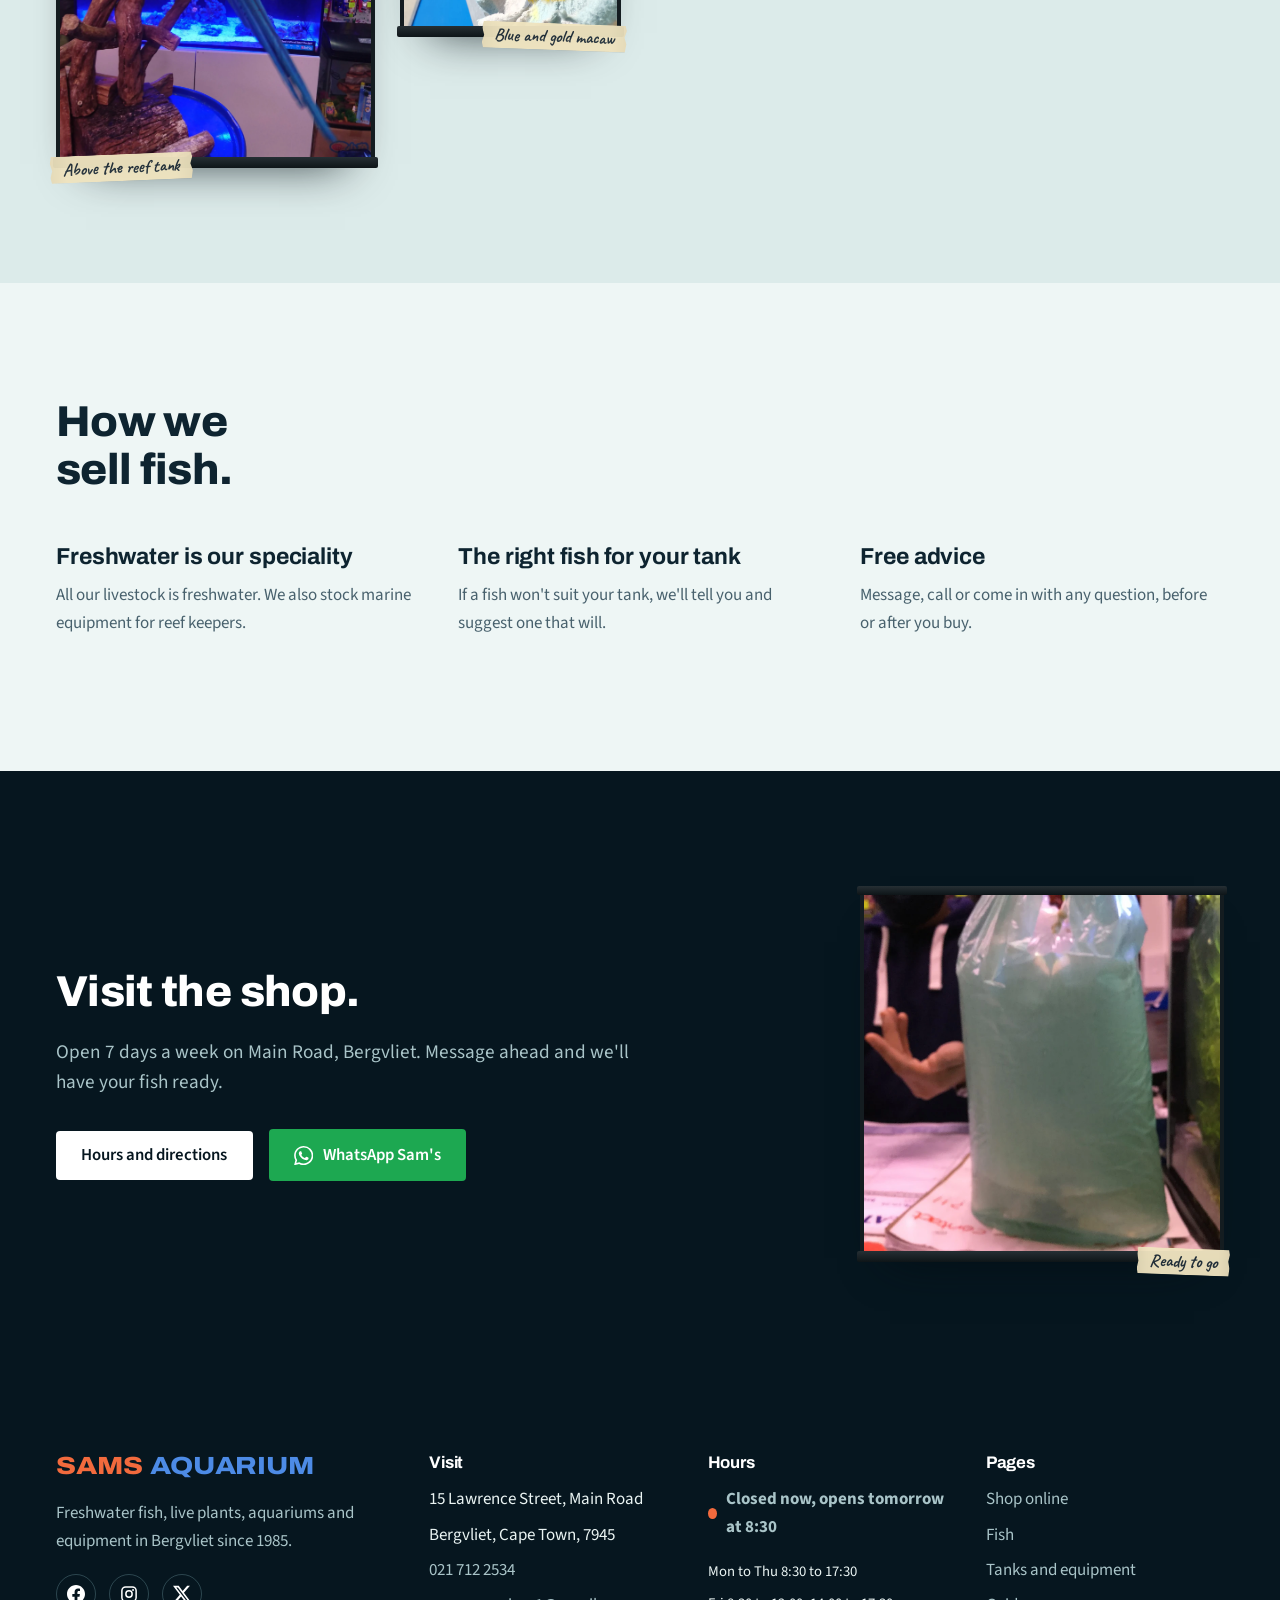
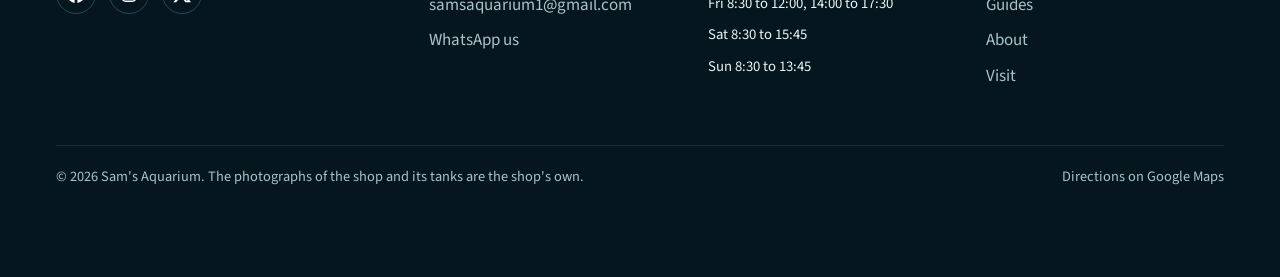
<file: about.html>
<!DOCTYPE html>
<html lang="en-ZA">
<head>
<meta charset="utf-8">
<script>document.documentElement.classList.add('js');</script>
<meta name="viewport" content="width=device-width, initial-scale=1">
<title>About Sam's Aquarium | Bergvliet, Cape Town, since 1985</title>
<meta name="description" content="Sam's Aquarium opened in Bergvliet in 1985 and has grown into Cape Town's largest freshwater fish and aquarium shop.">
<link rel="canonical" href="https://samsaquarium.co.za/about.html">
<meta property="og:type" content="website">
<meta property="og:title" content="About Sam's Aquarium, Bergvliet">
<meta property="og:description" content="A freshwater fish and aquarium shop on Main Road, Bergvliet, since 1985.">
<meta property="og:image" content="https://skyeh01.github.io/sams-aquarium/assets/img/share/about.jpg">
<meta property="og:image:width" content="1200">
<meta property="og:image:height" content="630">
<meta property="og:image:alt" content="The Sam's Aquarium sign on Main Road, Bergvliet. A Bergvliet fish shop since 1985.">
<meta property="og:url" content="https://skyeh01.github.io/sams-aquarium/about.html">
<meta property="og:site_name" content="Sam's Aquarium">
<meta name="twitter:card" content="summary_large_image">
<meta property="og:locale" content="en_ZA">
<meta name="theme-color" content="#06161f">
<link rel="icon" href="data:image/svg+xml,%3Csvg xmlns='http://www.w3.org/2000/svg' viewBox='0 0 40 40'%3E%3Ccircle cx='20' cy='20' r='20' fill='%230b2a38'/%3E%3Cpath d='M6 20C10 13 17 10 23 11c4 1 7 4 9 7l5-5v14l-5-5c-2 3-5 6-9 7C17 30 10 27 6 20z' fill='%23f26a3d'/%3E%3Ccircle cx='12' cy='18' r='1.8' fill='%2306161f'/%3E%3C/svg%3E">
<link rel="apple-touch-icon" href="assets/img/share/apple-touch-icon.png">
<link rel="preconnect" href="https://fonts.googleapis.com">
<link rel="preconnect" href="https://fonts.gstatic.com" crossorigin>
<link href="https://fonts.googleapis.com/css2?family=Archivo:wdth,wght@94..112,600..800&family=Source+Sans+3:ital,wght@0,400..700;1,400..700&family=Caveat:wght@500..700&display=swap" rel="stylesheet">
<link rel="stylesheet" href="assets/css/site.css">
</head>
<body>
<svg xmlns="http://www.w3.org/2000/svg" style="display:none" aria-hidden="true">
  <symbol id="i-wa" viewBox="0 0 24 24"><path fill="currentColor" d="M17.472 14.382c-.297-.149-1.758-.867-2.03-.967-.273-.099-.471-.148-.67.15-.197.297-.767.966-.94 1.164-.173.199-.347.223-.644.075-.297-.15-1.255-.463-2.39-1.475-.883-.788-1.48-1.761-1.653-2.059-.173-.297-.018-.458.13-.606.134-.133.298-.347.446-.52.149-.174.198-.298.298-.497.099-.198.05-.371-.025-.52-.075-.149-.669-1.612-.916-2.207-.242-.579-.487-.5-.669-.51-.173-.008-.371-.01-.57-.01-.198 0-.52.074-.792.372-.272.297-1.04 1.016-1.04 2.479 0 1.462 1.065 2.875 1.213 3.074.149.198 2.096 3.2 5.077 4.487.709.306 1.262.489 1.694.625.712.227 1.36.195 1.871.118.571-.085 1.758-.719 2.006-1.413.248-.694.248-1.289.173-1.413-.074-.124-.272-.198-.57-.347m-5.421 7.403h-.004a9.87 9.87 0 0 1-5.031-1.378l-.361-.214-3.741.982.998-3.648-.235-.374a9.86 9.86 0 0 1-1.51-5.26c.001-5.45 4.436-9.884 9.888-9.884 2.64 0 5.122 1.03 6.988 2.898a9.825 9.825 0 0 1 2.893 6.994c-.003 5.45-4.437 9.884-9.885 9.884m8.413-18.297A11.815 11.815 0 0 0 12.05 0C5.495 0 .16 5.335.157 11.892c0 2.096.547 4.142 1.588 5.945L.057 24l6.305-1.654a11.882 11.882 0 0 0 5.683 1.448h.005c6.554 0 11.89-5.335 11.893-11.893a11.821 11.821 0 0 0-3.48-8.413z"/></symbol>
  <symbol id="i-mark" viewBox="0 0 40 40"><circle cx="20" cy="20" r="20" fill="#0b2a38"/><path d="M6 20C10 13 17 10 23 11c4 1 7 4 9 7l5-5v14l-5-5c-2 3-5 6-9 7C17 30 10 27 6 20z" fill="#f26a3d"/><circle cx="12" cy="18" r="1.8" fill="#06161f"/></symbol>
  <symbol id="i-fb" viewBox="0 0 24 24"><path fill="currentColor" d="M24 12.073c0-6.627-5.373-12-12-12s-12 5.373-12 12c0 5.99 4.388 10.954 10.125 11.854v-8.385H7.078v-3.47h3.047V9.43c0-3.007 1.792-4.669 4.533-4.669 1.312 0 2.686.235 2.686.235v2.953H15.83c-1.491 0-1.956.925-1.956 1.874v2.25h3.328l-.532 3.47h-2.796v8.385C19.612 23.027 24 18.062 24 12.073z"/></symbol>
  <symbol id="i-ig" viewBox="0 0 24 24"><rect x="2.5" y="2.5" width="19" height="19" rx="5" fill="none" stroke="currentColor" stroke-width="2"/><circle cx="12" cy="12" r="4.2" fill="none" stroke="currentColor" stroke-width="2"/><circle cx="17.4" cy="6.6" r="1.3" fill="currentColor"/></symbol>
  <symbol id="i-x" viewBox="0 0 24 24"><path fill="currentColor" d="M18.901 1.153h3.68l-8.04 9.19L24 22.846h-7.406l-5.8-7.584-6.638 7.584H.474l8.6-9.83L0 1.154h7.594l5.243 6.932ZM17.61 20.644h2.039L6.486 3.24H4.298Z"/></symbol>
</svg>
<a class="skip" href="#main">Skip to content</a>

<header class="nav">
  <div class="wrap nav__inner">
    <a class="brand" href="index.html" aria-label="Sam's Aquarium home"><span class="wordmark"><b>Sams</b><span>Aquarium</span></span></a>
    <nav aria-label="Main">
      <ul class="nav__links">
        <li><a data-shop="" href="https://shop.samsaquarium.co.za/">Shop</a></li>
        <li><a href="fish.html">Fish</a></li>
        <li><a href="guides.html">Guides</a></li>
        <li><a href="visit.html">Visit</a></li>
        <li><a class="btn btn--wa nav__cta" data-wa="I'd like to ask about what you have in stock." href="#"><svg><use href="#i-wa"/></svg>WhatsApp us</a></li>
      </ul>
    </nav>
    <button class="nav__burger" aria-expanded="false" aria-label="Open menu" aria-controls="menu"><svg viewBox="0 0 28 28" aria-hidden="true"><path d="M3 7h22M3 14h22M3 21h22" stroke="currentColor" stroke-width="2.5" stroke-linecap="round"/></svg></button>
  </div>
</header>
<div class="menu" id="menu">
  <ul>
    <li><a data-shop="" href="https://shop.samsaquarium.co.za/">Shop</a></li>
    <li><a href="fish.html">Fish</a></li>
    <li><a href="guides.html">Guides</a></li>
    <li><a href="visit.html">Visit</a></li>
  </ul>
  <a class="btn btn--wa btn--big" data-wa="I'd like to ask about what you have in stock." href="#">WhatsApp Sam's</a>
</div>

<main id="main">

  <section class="page-hero" aria-label="About Sam's Aquarium">
    <div class="hero__bg" data-parallax="0.12"><img src="assets/img/storefront-old-sign.webp" alt="The older Sam's Aquarium sign above the shop entrance" width="1600" height="1200" fetchpriority="high"></div>
    <div class="hero__veil"></div>
    <div class="hero__note"><span class="tape tape--lg tape--right">Since 1985</span></div>
    <div class="wrap hero__content">
      <h1>Sam's Aquarium, since 1985.</h1>
      <p class="lead">A freshwater fish and aquarium shop on Main Road in Bergvliet, Cape Town.</p>
    </div>
  </section>

  <section class="section">
    <div class="wrap split">
      <div class="c-6">
        <h2>From 1985 to now.</h2>
        <p>Sam's Aquarium opened in Bergvliet in 1985. In 2021 the shop moved to the Caversham Centre on Main Road, where it is today.</p>
        <p>The range has grown over the years. The shop now has rows of freshwater tanks, a separate plant section, and shelves of equipment from nano filters to Red Sea reef systems.</p>
        <p>Before we recommend fish, we ask about your tank, so what you take home suits it.</p>
        <p><a class="link" href="fish.html">See what's in the tanks</a></p>
      </div>
      <div class="push">
        <div class="story-pics">
          <figure class="tank"><div class="tank__img tank__img--wide"><img src="assets/img/caversham-centre.webp" alt="The Sam's Aquarium shopfront on Main Road, Bergvliet" width="1400" height="645" loading="lazy"></div><figcaption class="tank__label"><span class="tape tape--sm">Caversham Centre, 2021</span></figcaption></figure>
          <figure class="tank tank--label-right"><div class="tank__img tank__img--wide"><img src="assets/img/storefront-sign.webp" alt="The current sign: Marine, Koi, Tropical, Aquariums, Equipment, established 1985" width="1800" height="1012" loading="lazy"></div><figcaption class="tank__label"><span class="tape tape--sm">The sign today</span></figcaption></figure>
        </div>
      </div>
    </div>
  </section>

  <div class="para para--band">
    <img src="assets/img/tank-racks-2024.webp" alt="Racks of stocked tanks against the shop's blue wall, with rock for aquascaping stacked below" width="1600" height="900" loading="lazy" data-parallax="0.15">
    <div class="para__caption"><span class="tape tape--lg">The tank wall</span></div>
  </div>

  <section class="section section--deep">
    <div class="wrap split">
      <div class="c-5">
        <h2>Our staff.</h2>
        <p>The people on the floor get mentioned in reviews more than anything we sell. Out of 777 Google reviews, "helpful staff" comes up 160 times.</p>
        <p>Ask about a fish, a tank or a water test result, in the shop or on WhatsApp.</p>
        <p class="mt-2"><a class="btn btn--wa" data-wa="I'd like some advice on my tank." href="#"><svg><use href="#i-wa"/></svg>Ask a question on WhatsApp</a></p>
      </div>
      <div class="push">
        <div class="tank-wall">
          <figure class="tank w-7"><div class="tank__img"><img src="assets/img/netting-fish.webp" alt="A staff member netting fish from a tank" width="1200" height="900" loading="lazy"></div><figcaption class="tank__label"><span class="tape tape--sm">Netting fish</span></figcaption></figure>
          <figure class="tank w-5 tank--label-right"><div class="tank__img tank__img--tall"><img src="assets/img/plant-rows.webp" alt="Rows of planted tanks in the shop" width="1200" height="1600" loading="lazy"></div><figcaption class="tank__label"><span class="tape tape--sm">Plant section</span></figcaption></figure>
        </div>
        <article class="review mt-4">
          <blockquote>Great products and even greater staff! They really do go above and beyond for you. A special shout out to Wade for his excellent advice and great sense of humour.</blockquote>
          <footer><span class="tape tape--sm">Emily N.</span><span class="stars" aria-label="5 stars">★★★★★</span></footer>
        </article>
      </div>
    </div>
  </section>

  <section class="section section--surface">
    <div class="wrap split">
      <div class="c-6">
        <div class="tank-wall">
          <figure class="tank w-7"><div class="tank__img tank__img--tall"><img src="assets/img/macaw-reef.webp" alt="The blue and gold macaw on its perch above the reef display tank" width="1400" height="2489" loading="lazy"></div><figcaption class="tank__label"><span class="tape tape--sm">Above the reef tank</span></figcaption></figure>
          <figure class="tank w-5 tank--label-right"><div class="tank__img tank__img--tall"><img src="assets/img/macaw-portrait.webp" alt="Close-up of the macaw's face" width="1400" height="1867" loading="lazy"></div><figcaption class="tank__label"><span class="tape tape--sm">Blue and gold macaw</span></figcaption></figure>
        </div>
      </div>
      <div class="push offset-top">
        <h2>The shop's macaw.</h2>
        <p class="lead">A blue and gold macaw lives in the shop, on a perch above the reef display.</p>
        <p>Ask the staff its name.</p>
      </div>
    </div>
  </section>

  <section class="section">
    <div class="wrap">
      <div class="section-head">
        <h2>How we sell fish.</h2>
      </div>
      <div class="split">
        <div class="c-4">
          <h3>Freshwater is our speciality</h3>
          <p class="dim">All our livestock is freshwater. We also stock marine equipment for reef keepers.</p>
        </div>
        <div class="c-4">
          <h3>The right fish for your tank</h3>
          <p class="dim">If a fish won't suit your tank, we'll tell you and suggest one that will.</p>
        </div>
        <div class="c-4">
          <h3>Free advice</h3>
          <p class="dim">Message, call or come in with any question, before or after you buy.</p>
        </div>
      </div>
    </div>
  </section>

  <section class="section section--deep cta-band">
    <div class="wrap cta-band__inner">
      <div class="cta-band__body">
        <h2>Visit the shop.</h2>
        <p class="lead">Open 7 days a week on Main Road, Bergvliet. Message ahead and we'll have your fish ready.</p>
        <div class="cluster mt-2">
          <a class="btn btn--light btn--big" href="visit.html">Hours and directions</a>
          <a class="btn btn--wa btn--big" data-wa="I'd like to ask about what you have in stock." href="#"><svg><use href="#i-wa"/></svg>WhatsApp Sam's</a>
        </div>
      </div>
      <div class="cta-band__aside">
        <figure class="tank tank--label-right">
          <div class="tank__img tank__img--square"><img src="assets/img/fish-bag.webp" alt="A bag of fish being handed over the counter" width="1400" height="1050" loading="lazy"></div>
          <figcaption class="tank__label"><span class="tape tape--sm">Ready to go</span></figcaption>
        </figure>
      </div>
    </div>
  </section>

</main>

<footer class="footer">
  <div class="wrap footer__grid">
    <div>
      <a class="brand" href="index.html" aria-label="Sam's Aquarium home"><span class="wordmark"><b>Sams</b><span>Aquarium</span></span></a>
      <p class="mt-1">Freshwater fish, live plants, aquariums and equipment in Bergvliet since 1985.</p>
      <div class="socials">
        <a href="https://www.facebook.com/samsaquariumbergvliet/" target="_blank" rel="noopener" aria-label="Sam's Aquarium on Facebook"><svg><use href="#i-fb"/></svg></a>
        <a href="https://www.instagram.com/samsaquarium/" target="_blank" rel="noopener" aria-label="Sam's Aquarium on Instagram"><svg><use href="#i-ig"/></svg></a>
        <a href="https://x.com/aquarium_sam" target="_blank" rel="noopener" aria-label="Sam's Aquarium on X"><svg><use href="#i-x"/></svg></a>
      </div>
    </div>
    <div>
      <h4>Visit</h4>
      <ul>
        <li>15 Lawrence Street, Main Road</li>
        <li>Bergvliet, Cape Town, 7945</li>
        <li><a href="tel:+27217122534">021 712 2534</a></li>
        <li><a href="mailto:samsaquarium1@gmail.com">samsaquarium1@gmail.com</a></li>
        <li><a data-wa="I'd like to ask about what you have in stock." href="#">WhatsApp us</a></li>
      </ul>
    </div>
    <div>
      <h4>Hours</h4>
      <p class="open-now" data-open-now>Open 7 days a week</p>
      <ul class="small">
        <li>Mon to Thu 8:30 to 17:30</li>
        <li>Fri 8:30 to 12:00, 14:00 to 17:30</li>
        <li>Sat 8:30 to 15:45</li>
        <li>Sun 8:30 to 13:45</li>
      </ul>
    </div>
    <div>
      <h4>Pages</h4>
      <ul>
        <li><a data-shop="" href="https://shop.samsaquarium.co.za/">Shop online</a></li>
        <li><a href="fish.html">Fish</a></li>
        <li><a href="aquariums.html">Tanks and equipment</a></li>
        <li><a href="guides.html">Guides</a></li>
        <li><a href="about.html">About</a></li>
        <li><a href="visit.html">Visit</a></li>
      </ul>
    </div>
  </div>
  <div class="wrap footer__bottom">
    <span>© <span data-year>2026</span> Sam's Aquarium. The photographs of the shop and its tanks are the shop's own.</span>
    <a href="https://maps.app.goo.gl/krWGz6CrjPNxJzxE7" target="_blank" rel="noopener">Directions on Google Maps</a>
  </div>
</footer>

<a class="wa-float" data-wa="I'd like to ask about what you have in stock." href="#" aria-label="Message Sam's Aquarium on WhatsApp"><svg><use href="#i-wa"/></svg><span>WhatsApp us</span></a>

<script src="assets/js/site.js"></script>
</body>
</html>
</file>
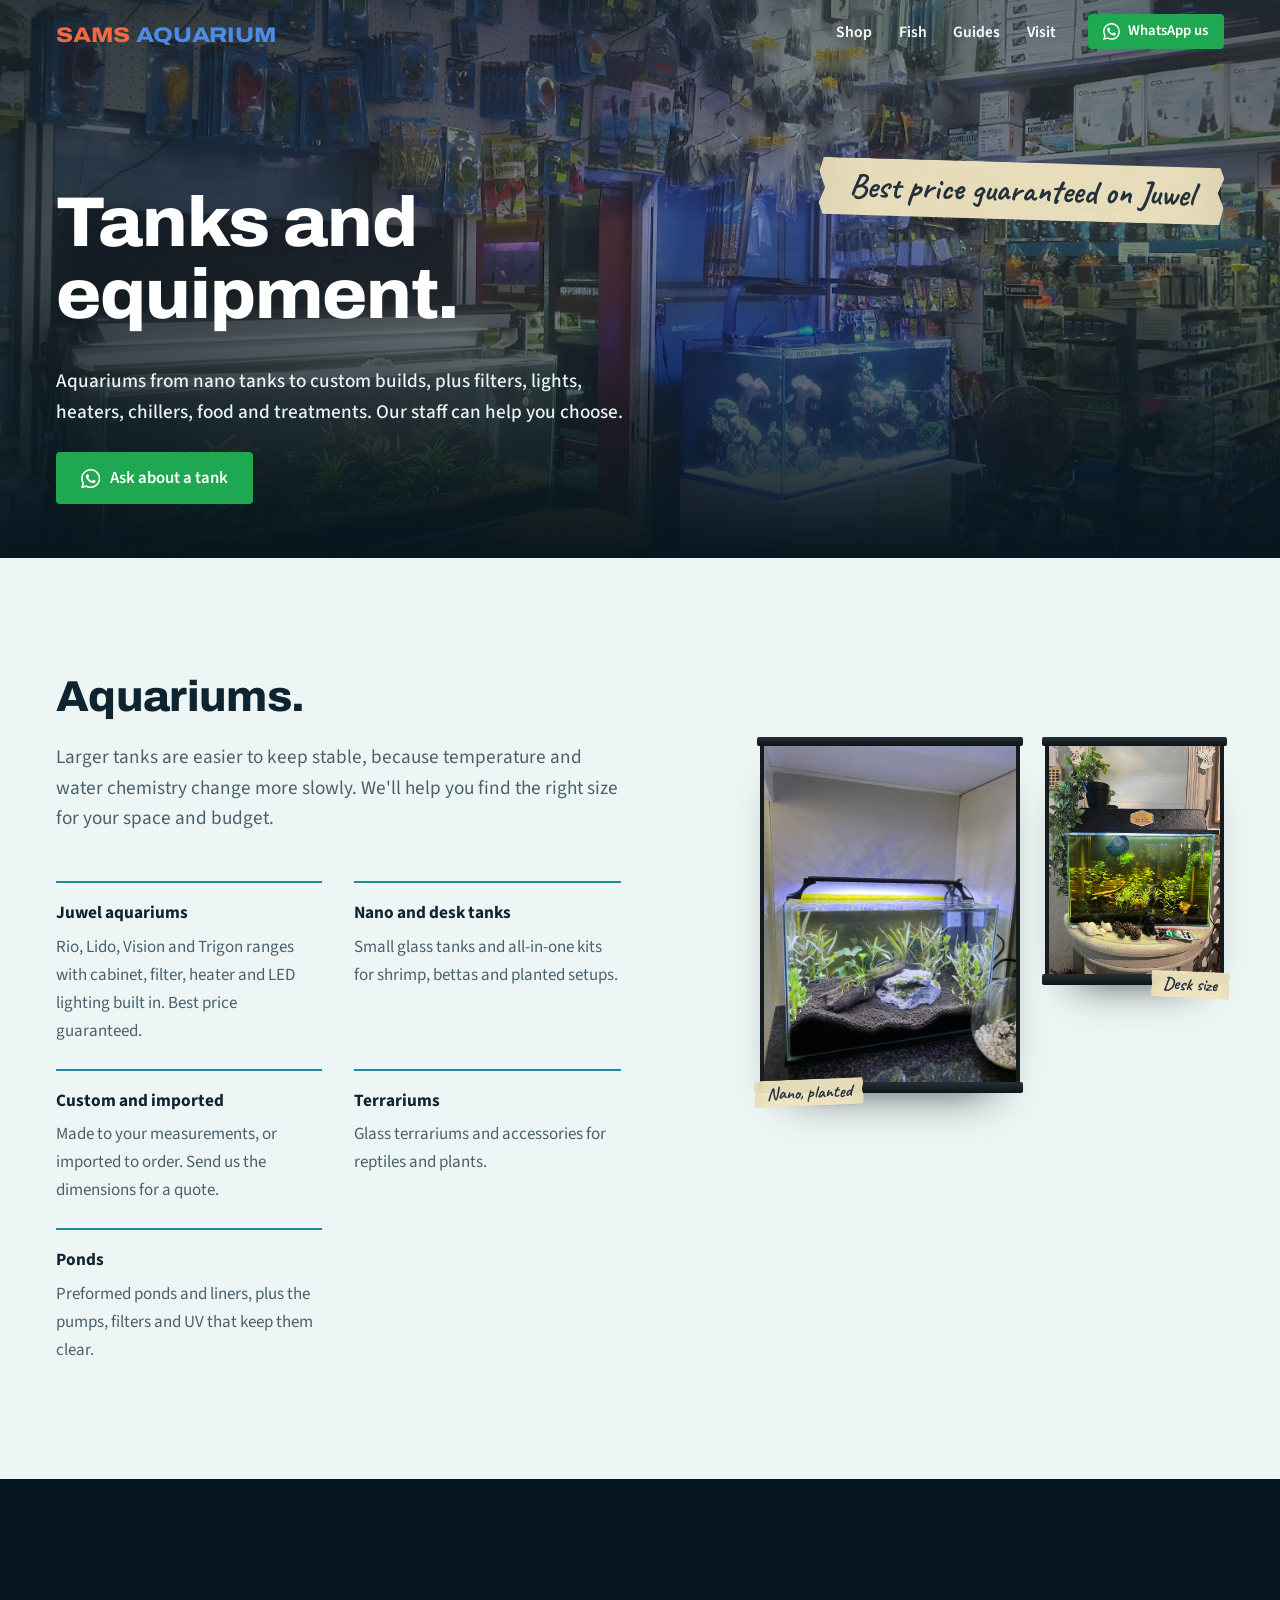
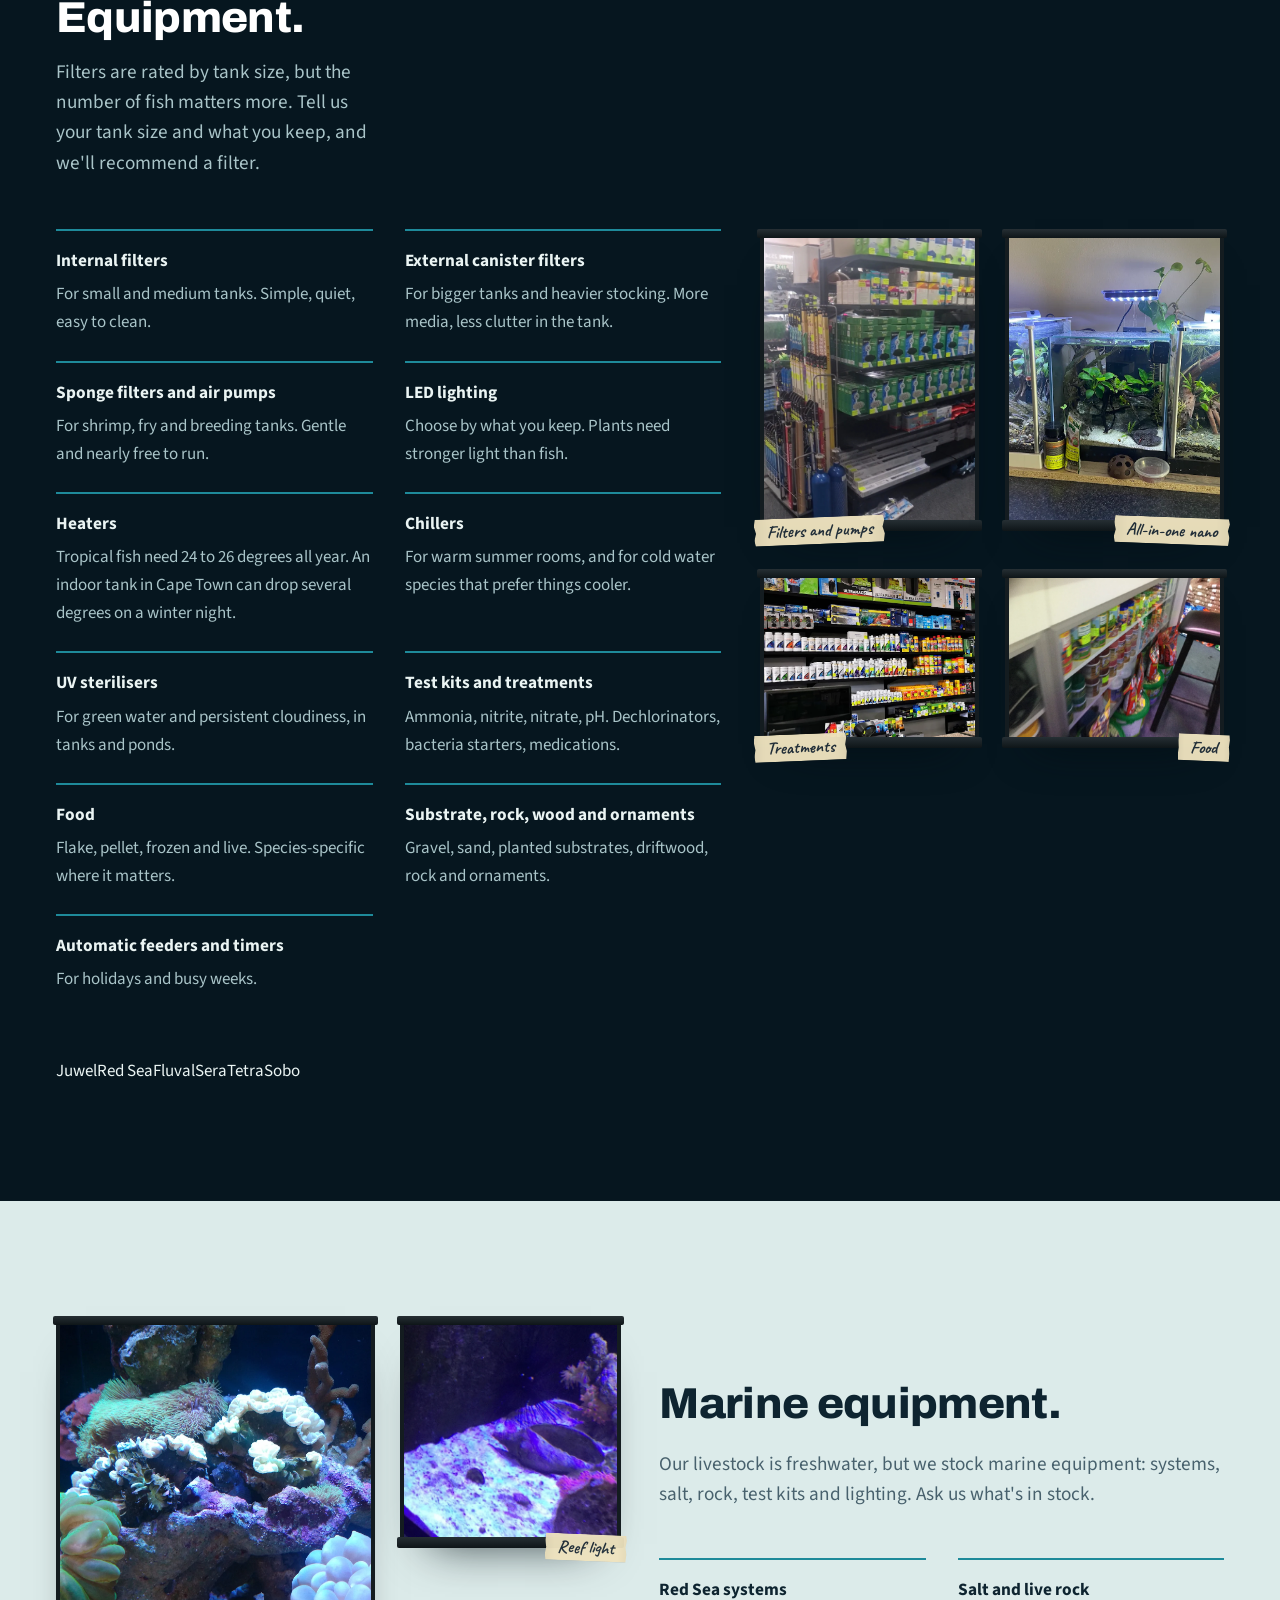
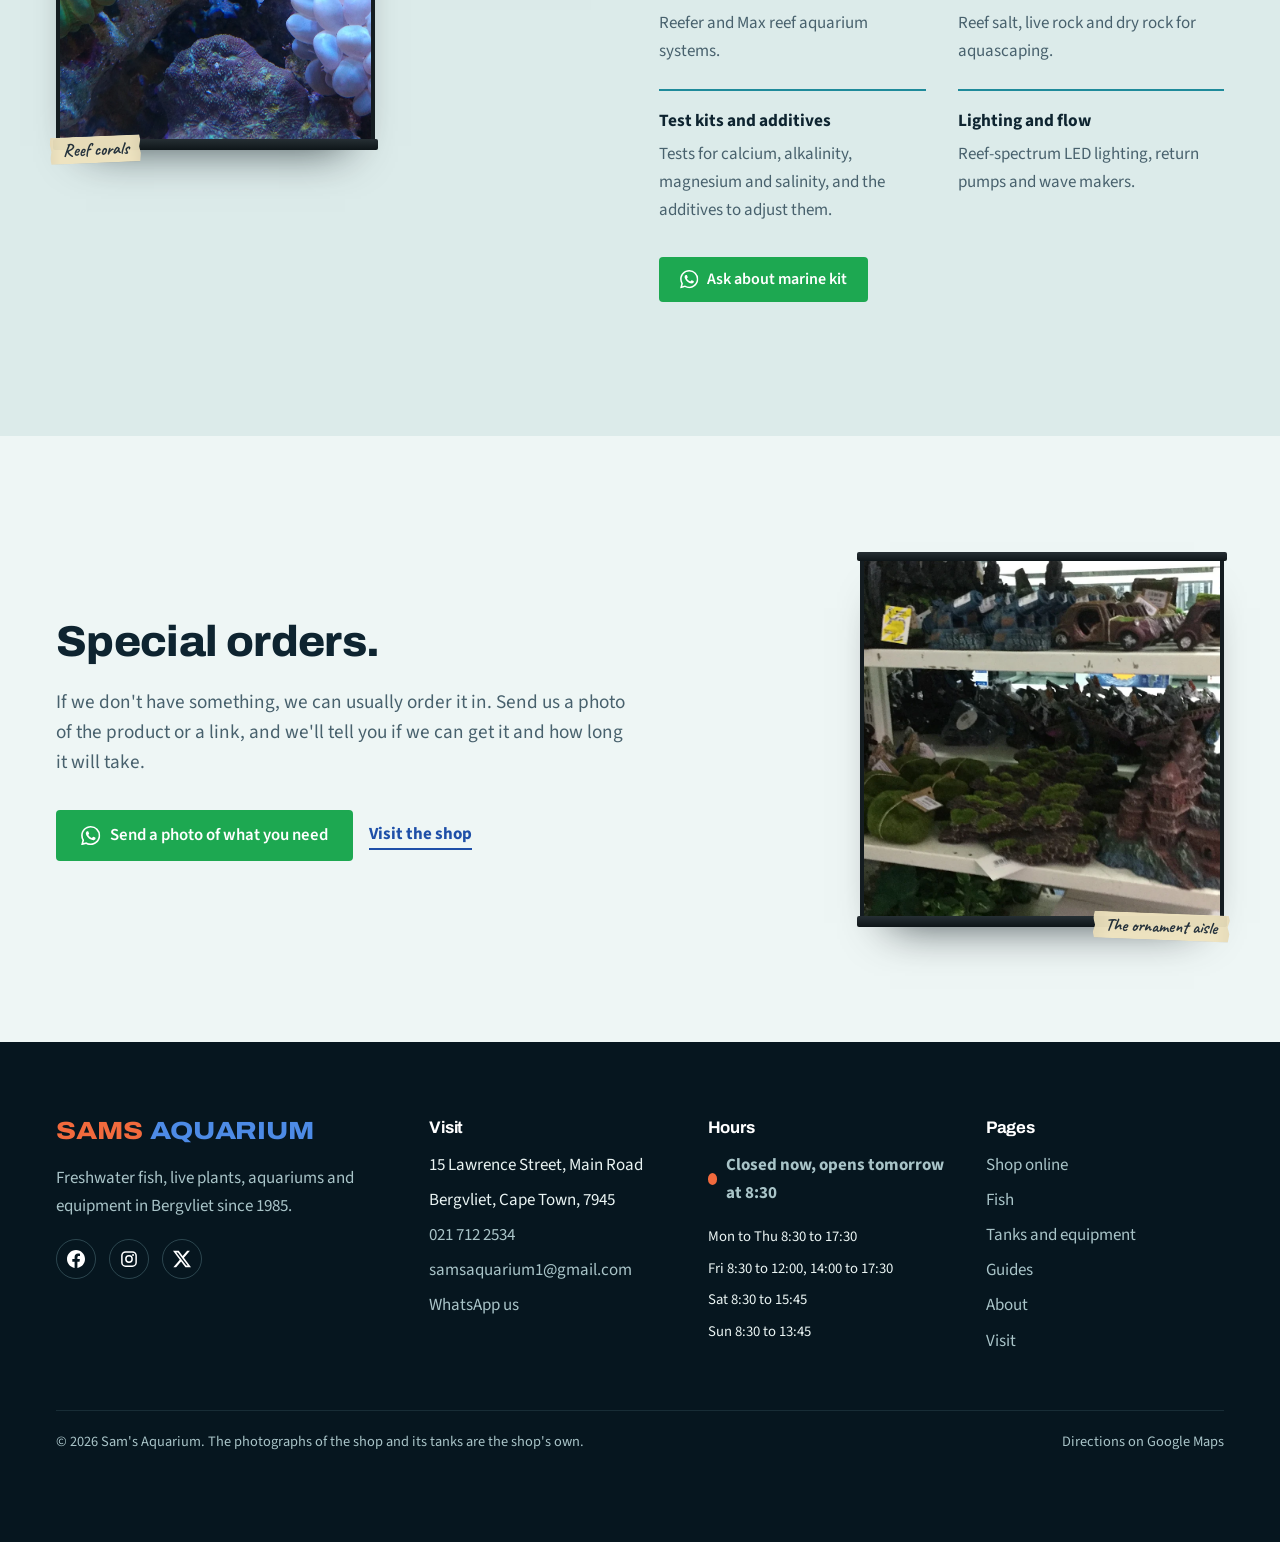
<file: aquariums.html>
<!DOCTYPE html>
<html lang="en-ZA">
<head>
<meta charset="utf-8">
<script>document.documentElement.classList.add('js');</script>
<meta name="viewport" content="width=device-width, initial-scale=1">
<title>Aquariums, filters, lighting and marine equipment in Cape Town | Sam's Aquarium</title>
<meta name="description" content="Juwel and Red Sea aquariums, custom and imported tanks, nano tanks, filters, LED lighting, heaters, chillers, UV sterilisers, pond pumps, food, treatments and marine equipment. Bergvliet, Cape Town. Special orders available.">
<link rel="canonical" href="https://samsaquarium.co.za/aquariums.html">
<meta property="og:type" content="website">
<meta property="og:title" content="Tanks and equipment at Sam's Aquarium, Bergvliet">
<meta property="og:description" content="Aquariums from nano tanks to custom builds, plus filters, lighting and marine equipment.">
<meta property="og:image" content="https://skyeh01.github.io/sams-aquarium/assets/img/share/aquariums.jpg">
<meta property="og:image:width" content="1200">
<meta property="og:image:height" content="630">
<meta property="og:image:alt" content="Sam's Aquarium. Tanks and equipment.">
<meta property="og:url" content="https://skyeh01.github.io/sams-aquarium/aquariums.html">
<meta property="og:site_name" content="Sam's Aquarium">
<meta name="twitter:card" content="summary_large_image">
<meta property="og:locale" content="en_ZA">
<meta name="theme-color" content="#06161f">
<link rel="icon" href="data:image/svg+xml,%3Csvg xmlns='http://www.w3.org/2000/svg' viewBox='0 0 40 40'%3E%3Ccircle cx='20' cy='20' r='20' fill='%230b2a38'/%3E%3Cpath d='M6 20C10 13 17 10 23 11c4 1 7 4 9 7l5-5v14l-5-5c-2 3-5 6-9 7C17 30 10 27 6 20z' fill='%23f26a3d'/%3E%3Ccircle cx='12' cy='18' r='1.8' fill='%2306161f'/%3E%3C/svg%3E">
<link rel="apple-touch-icon" href="assets/img/share/apple-touch-icon.png">
<link rel="preconnect" href="https://fonts.googleapis.com">
<link rel="preconnect" href="https://fonts.gstatic.com" crossorigin>
<link href="https://fonts.googleapis.com/css2?family=Archivo:wdth,wght@94..112,600..800&family=Source+Sans+3:ital,wght@0,400..700;1,400..700&family=Caveat:wght@500..700&display=swap" rel="stylesheet">
<link rel="stylesheet" href="assets/css/site.css">
</head>
<body>
<svg xmlns="http://www.w3.org/2000/svg" style="display:none" aria-hidden="true">
  <symbol id="i-wa" viewBox="0 0 24 24"><path fill="currentColor" d="M17.472 14.382c-.297-.149-1.758-.867-2.03-.967-.273-.099-.471-.148-.67.15-.197.297-.767.966-.94 1.164-.173.199-.347.223-.644.075-.297-.15-1.255-.463-2.39-1.475-.883-.788-1.48-1.761-1.653-2.059-.173-.297-.018-.458.13-.606.134-.133.298-.347.446-.52.149-.174.198-.298.298-.497.099-.198.05-.371-.025-.52-.075-.149-.669-1.612-.916-2.207-.242-.579-.487-.5-.669-.51-.173-.008-.371-.01-.57-.01-.198 0-.52.074-.792.372-.272.297-1.04 1.016-1.04 2.479 0 1.462 1.065 2.875 1.213 3.074.149.198 2.096 3.2 5.077 4.487.709.306 1.262.489 1.694.625.712.227 1.36.195 1.871.118.571-.085 1.758-.719 2.006-1.413.248-.694.248-1.289.173-1.413-.074-.124-.272-.198-.57-.347m-5.421 7.403h-.004a9.87 9.87 0 0 1-5.031-1.378l-.361-.214-3.741.982.998-3.648-.235-.374a9.86 9.86 0 0 1-1.51-5.26c.001-5.45 4.436-9.884 9.888-9.884 2.64 0 5.122 1.03 6.988 2.898a9.825 9.825 0 0 1 2.893 6.994c-.003 5.45-4.437 9.884-9.885 9.884m8.413-18.297A11.815 11.815 0 0 0 12.05 0C5.495 0 .16 5.335.157 11.892c0 2.096.547 4.142 1.588 5.945L.057 24l6.305-1.654a11.882 11.882 0 0 0 5.683 1.448h.005c6.554 0 11.89-5.335 11.893-11.893a11.821 11.821 0 0 0-3.48-8.413z"/></symbol>
  <symbol id="i-mark" viewBox="0 0 40 40"><circle cx="20" cy="20" r="20" fill="#0b2a38"/><path d="M6 20C10 13 17 10 23 11c4 1 7 4 9 7l5-5v14l-5-5c-2 3-5 6-9 7C17 30 10 27 6 20z" fill="#f26a3d"/><circle cx="12" cy="18" r="1.8" fill="#06161f"/></symbol>
  <symbol id="i-fb" viewBox="0 0 24 24"><path fill="currentColor" d="M24 12.073c0-6.627-5.373-12-12-12s-12 5.373-12 12c0 5.99 4.388 10.954 10.125 11.854v-8.385H7.078v-3.47h3.047V9.43c0-3.007 1.792-4.669 4.533-4.669 1.312 0 2.686.235 2.686.235v2.953H15.83c-1.491 0-1.956.925-1.956 1.874v2.25h3.328l-.532 3.47h-2.796v8.385C19.612 23.027 24 18.062 24 12.073z"/></symbol>
  <symbol id="i-ig" viewBox="0 0 24 24"><rect x="2.5" y="2.5" width="19" height="19" rx="5" fill="none" stroke="currentColor" stroke-width="2"/><circle cx="12" cy="12" r="4.2" fill="none" stroke="currentColor" stroke-width="2"/><circle cx="17.4" cy="6.6" r="1.3" fill="currentColor"/></symbol>
  <symbol id="i-x" viewBox="0 0 24 24"><path fill="currentColor" d="M18.901 1.153h3.68l-8.04 9.19L24 22.846h-7.406l-5.8-7.584-6.638 7.584H.474l8.6-9.83L0 1.154h7.594l5.243 6.932ZM17.61 20.644h2.039L6.486 3.24H4.298Z"/></symbol>
</svg>
<a class="skip" href="#main">Skip to content</a>

<header class="nav">
  <div class="wrap nav__inner">
    <a class="brand" href="index.html" aria-label="Sam's Aquarium home"><span class="wordmark"><b>Sams</b><span>Aquarium</span></span></a>
    <nav aria-label="Main">
      <ul class="nav__links">
        <li><a data-shop="" href="https://shop.samsaquarium.co.za/">Shop</a></li>
        <li><a href="fish.html">Fish</a></li>
        <li><a href="guides.html">Guides</a></li>
        <li><a href="visit.html">Visit</a></li>
        <li><a class="btn btn--wa nav__cta" data-wa="I'm looking for a tank or equipment. Can you help?" href="#"><svg><use href="#i-wa"/></svg>WhatsApp us</a></li>
      </ul>
    </nav>
    <button class="nav__burger" aria-expanded="false" aria-label="Open menu" aria-controls="menu"><svg viewBox="0 0 28 28" aria-hidden="true"><path d="M3 7h22M3 14h22M3 21h22" stroke="currentColor" stroke-width="2.5" stroke-linecap="round"/></svg></button>
  </div>
</header>
<div class="menu" id="menu">
  <ul>
    <li><a data-shop="" href="https://shop.samsaquarium.co.za/">Shop</a></li>
    <li><a href="fish.html">Fish</a></li>
    <li><a href="guides.html">Guides</a></li>
    <li><a href="visit.html">Visit</a></li>
  </ul>
  <a class="btn btn--wa btn--big" data-wa="I'm looking for a tank or equipment. Can you help?" href="#">WhatsApp Sam's</a>
</div>

<main id="main">

  <section class="page-hero" aria-label="Tanks and equipment">
    <div class="hero__bg" data-parallax="0.12"><img src="assets/img/shop-interior.webp" alt="Inside the shop: display aquariums under hanging equipment and accessories" width="1600" height="900" fetchpriority="high"></div>
    <div class="hero__veil"></div>
    <div class="hero__note"><span class="tape tape--lg tape--right">Best price guaranteed on Juwel</span></div>
    <div class="wrap hero__content">
      <h1>Tanks and equipment.</h1>
      <p class="lead">Aquariums from nano tanks to custom builds, plus filters, lights, heaters, chillers, food and treatments. Our staff can help you choose.</p>
      <div class="cluster hero__ctas">
        <a class="btn btn--wa btn--big" data-wa="I'm looking for a tank or equipment. Can you help?" href="#"><svg><use href="#i-wa"/></svg>Ask about a tank</a>
      </div>
    </div>
  </section>

  <section class="section">
    <div class="wrap split">
      <div class="c-6">
        <h2>Aquariums.</h2>
        <p class="lead">Larger tanks are easier to keep stable, because temperature and water chemistry change more slowly. We'll help you find the right size for your space and budget.</p>
        <dl class="range mt-3">
          <div><dt>Juwel aquariums</dt><dd>Rio, Lido, Vision and Trigon ranges with cabinet, filter, heater and LED lighting built in. Best price guaranteed.</dd></div>
          <div><dt>Nano and desk tanks</dt><dd>Small glass tanks and all-in-one kits for shrimp, bettas and planted setups.</dd></div>
          <div><dt>Custom and imported</dt><dd>Made to your measurements, or imported to order. Send us the dimensions for a quote.</dd></div>
          <div><dt>Terrariums</dt><dd>Glass terrariums and accessories for reptiles and plants.</dd></div>
          <div><dt>Ponds</dt><dd>Preformed ponds and liners, plus the pumps, filters and UV that keep them clear.</dd></div>
        </dl>
      </div>
      <div class="push-5 offset-top">
        <div class="tank-wall">
          <figure class="tank w-7"><div class="tank__img tank__img--tall"><img src="assets/img/nano-planted.webp" alt="A small planted aquarium with a black background" width="1200" height="1600" loading="lazy"></div><figcaption class="tank__label"><span class="tape tape--sm">Nano, planted</span></figcaption></figure>
          <figure class="tank w-5 tank--label-right"><div class="tank__img tank__img--tall"><img src="assets/img/desk-tank.webp" alt="A small planted desk aquarium" width="1200" height="1600" loading="lazy"></div><figcaption class="tank__label"><span class="tape tape--sm">Desk size</span></figcaption></figure>
        </div>
      </div>
    </div>
  </section>

  <section class="section section--deep">
    <div class="wrap">
      <div class="section-head">
        <h2>Equipment.</h2>
        <p class="lead">Filters are rated by tank size, but the number of fish matters more. Tell us your tank size and what you keep, and we'll recommend a filter.</p>
      </div>
      <div class="split">
        <div class="c-7">
          <dl class="range">
            <div><dt>Internal filters</dt><dd>For small and medium tanks. Simple, quiet, easy to clean.</dd></div>
            <div><dt>External canister filters</dt><dd>For bigger tanks and heavier stocking. More media, less clutter in the tank.</dd></div>
            <div><dt>Sponge filters and air pumps</dt><dd>For shrimp, fry and breeding tanks. Gentle and nearly free to run.</dd></div>
            <div><dt>LED lighting</dt><dd>Choose by what you keep. Plants need stronger light than fish.</dd></div>
            <div><dt>Heaters</dt><dd>Tropical fish need 24 to 26 degrees all year. An indoor tank in Cape Town can drop several degrees on a winter night.</dd></div>
            <div><dt>Chillers</dt><dd>For warm summer rooms, and for cold water species that prefer things cooler.</dd></div>
            <div><dt>UV sterilisers</dt><dd>For green water and persistent cloudiness, in tanks and ponds.</dd></div>
            <div><dt>Test kits and treatments</dt><dd>Ammonia, nitrite, nitrate, pH. Dechlorinators, bacteria starters, medications.</dd></div>
            <div><dt>Food</dt><dd>Flake, pellet, frozen and live. Species-specific where it matters.</dd></div>
            <div><dt>Substrate, rock, wood and ornaments</dt><dd>Gravel, sand, planted substrates, driftwood, rock and ornaments.</dd></div>
            <div><dt>Automatic feeders and timers</dt><dd>For holidays and busy weeks.</dd></div>
          </dl>
        </div>
        <div class="push-5">
          <div class="tank-wall">
            <figure class="tank w-6"><div class="tank__img tank__img--tall"><img src="assets/img/equipment-shelves.webp" alt="Shelves of filters, pumps and aquarium equipment" width="1080" height="1920" loading="lazy"></div><figcaption class="tank__label"><span class="tape tape--sm">Filters and pumps</span></figcaption></figure>
            <figure class="tank w-6 tank--label-right"><div class="tank__img tank__img--tall"><img src="assets/img/nano-tank-2.webp" alt="A small all-in-one planted nano tank" width="1200" height="900" loading="lazy"></div><figcaption class="tank__label"><span class="tape tape--sm">All-in-one nano</span></figcaption></figure>
            <figure class="tank w-6"><div class="tank__img"><img src="assets/img/treatments-shelf.webp" alt="Shelves of water treatments and medications" width="1200" height="553" loading="lazy"></div><figcaption class="tank__label"><span class="tape tape--sm">Treatments</span></figcaption></figure>
            <figure class="tank w-6 tank--label-right"><div class="tank__img"><img src="assets/img/food-shelf.webp" alt="Shelves of fish food" width="1200" height="900" loading="lazy"></div><figcaption class="tank__label"><span class="tape tape--sm">Food</span></figcaption></figure>
          </div>
        </div>
      </div>
      <div class="brands mt-4" aria-label="Brands we stock">
        <span>Juwel</span><span>Red Sea</span><span>Fluval</span><span>Sera</span><span>Tetra</span><span>Sobo</span>
      </div>
    </div>
  </section>

  <section class="section section--surface" id="marine">
    <div class="wrap split">
      <div class="c-6">
        <div class="tank-wall">
          <figure class="tank w-7"><div class="tank__img tank__img--tall"><img src="assets/img/coral-blue.webp" alt="Corals on live rock under reef lighting" width="1200" height="2133" loading="lazy"></div><figcaption class="tank__label"><span class="tape tape--sm">Reef corals</span></figcaption></figure>
          <figure class="tank w-5 tank--label-right"><div class="tank__img tank__img--square"><img src="assets/img/coral-blue-2.webp" alt="Coral under blue reef lighting" width="1200" height="900" loading="lazy"></div><figcaption class="tank__label"><span class="tape tape--sm">Reef light</span></figcaption></figure>
        </div>
      </div>
      <div class="push offset-top">
        <h2>Marine equipment.</h2>
        <p class="lead">Our livestock is freshwater, but we stock marine equipment: systems, salt, rock, test kits and lighting. Ask us what's in stock.</p>
        <dl class="range mt-3">
          <div><dt>Red Sea systems</dt><dd>Reefer and Max reef aquarium systems.</dd></div>
          <div><dt>Salt and live rock</dt><dd>Reef salt, live rock and dry rock for aquascaping.</dd></div>
          <div><dt>Test kits and additives</dt><dd>Tests for calcium, alkalinity, magnesium and salinity, and the additives to adjust them.</dd></div>
          <div><dt>Lighting and flow</dt><dd>Reef-spectrum LED lighting, return pumps and wave makers.</dd></div>
        </dl>
        <p class="mt-2"><a class="btn btn--wa" data-wa="I keep a marine tank. Do you have this in stock: " href="#"><svg><use href="#i-wa"/></svg>Ask about marine kit</a></p>
      </div>
    </div>
  </section>

  <section class="section cta-band">
    <div class="wrap cta-band__inner">
      <div class="cta-band__body">
        <h2>Special orders.</h2>
        <p class="lead">If we don't have something, we can usually order it in. Send us a photo of the product or a link, and we'll tell you if we can get it and how long it will take.</p>
        <div class="cluster mt-2">
          <a class="btn btn--wa btn--big" data-wa="Can you source this for me? I'll send a photo, or the product name is: " href="#"><svg><use href="#i-wa"/></svg>Send a photo of what you need</a>
          <a class="link" href="visit.html">Visit the shop</a>
        </div>
      </div>
      <div class="cta-band__aside">
        <figure class="tank tank--label-right">
          <div class="tank__img tank__img--square"><img src="assets/img/ornaments.webp" alt="Shelves of aquarium ornaments" width="1200" height="900" loading="lazy"></div>
          <figcaption class="tank__label"><span class="tape tape--sm">The ornament aisle</span></figcaption>
        </figure>
      </div>
    </div>
  </section>

</main>

<footer class="footer">
  <div class="wrap footer__grid">
    <div>
      <a class="brand" href="index.html" aria-label="Sam's Aquarium home"><span class="wordmark"><b>Sams</b><span>Aquarium</span></span></a>
      <p class="mt-1">Freshwater fish, live plants, aquariums and equipment in Bergvliet since 1985.</p>
      <div class="socials">
        <a href="https://www.facebook.com/samsaquariumbergvliet/" target="_blank" rel="noopener" aria-label="Sam's Aquarium on Facebook"><svg><use href="#i-fb"/></svg></a>
        <a href="https://www.instagram.com/samsaquarium/" target="_blank" rel="noopener" aria-label="Sam's Aquarium on Instagram"><svg><use href="#i-ig"/></svg></a>
        <a href="https://x.com/aquarium_sam" target="_blank" rel="noopener" aria-label="Sam's Aquarium on X"><svg><use href="#i-x"/></svg></a>
      </div>
    </div>
    <div>
      <h4>Visit</h4>
      <ul>
        <li>15 Lawrence Street, Main Road</li>
        <li>Bergvliet, Cape Town, 7945</li>
        <li><a href="tel:+27217122534">021 712 2534</a></li>
        <li><a href="mailto:samsaquarium1@gmail.com">samsaquarium1@gmail.com</a></li>
        <li><a data-wa="I'd like to ask about what you have in stock." href="#">WhatsApp us</a></li>
      </ul>
    </div>
    <div>
      <h4>Hours</h4>
      <p class="open-now" data-open-now>Open 7 days a week</p>
      <ul class="small">
        <li>Mon to Thu 8:30 to 17:30</li>
        <li>Fri 8:30 to 12:00, 14:00 to 17:30</li>
        <li>Sat 8:30 to 15:45</li>
        <li>Sun 8:30 to 13:45</li>
      </ul>
    </div>
    <div>
      <h4>Pages</h4>
      <ul>
        <li><a data-shop="" href="https://shop.samsaquarium.co.za/">Shop online</a></li>
        <li><a href="fish.html">Fish</a></li>
        <li><a href="aquariums.html">Tanks and equipment</a></li>
        <li><a href="guides.html">Guides</a></li>
        <li><a href="about.html">About</a></li>
        <li><a href="visit.html">Visit</a></li>
      </ul>
    </div>
  </div>
  <div class="wrap footer__bottom">
    <span>© <span data-year>2026</span> Sam's Aquarium. The photographs of the shop and its tanks are the shop's own.</span>
    <a href="https://maps.app.goo.gl/krWGz6CrjPNxJzxE7" target="_blank" rel="noopener">Directions on Google Maps</a>
  </div>
</footer>

<a class="wa-float" data-wa="I'm looking for a tank or equipment. Can you help?" href="#" aria-label="Message Sam's Aquarium on WhatsApp"><svg><use href="#i-wa"/></svg><span>WhatsApp us</span></a>

<script src="assets/js/site.js"></script>
</body>
</html>
</file>
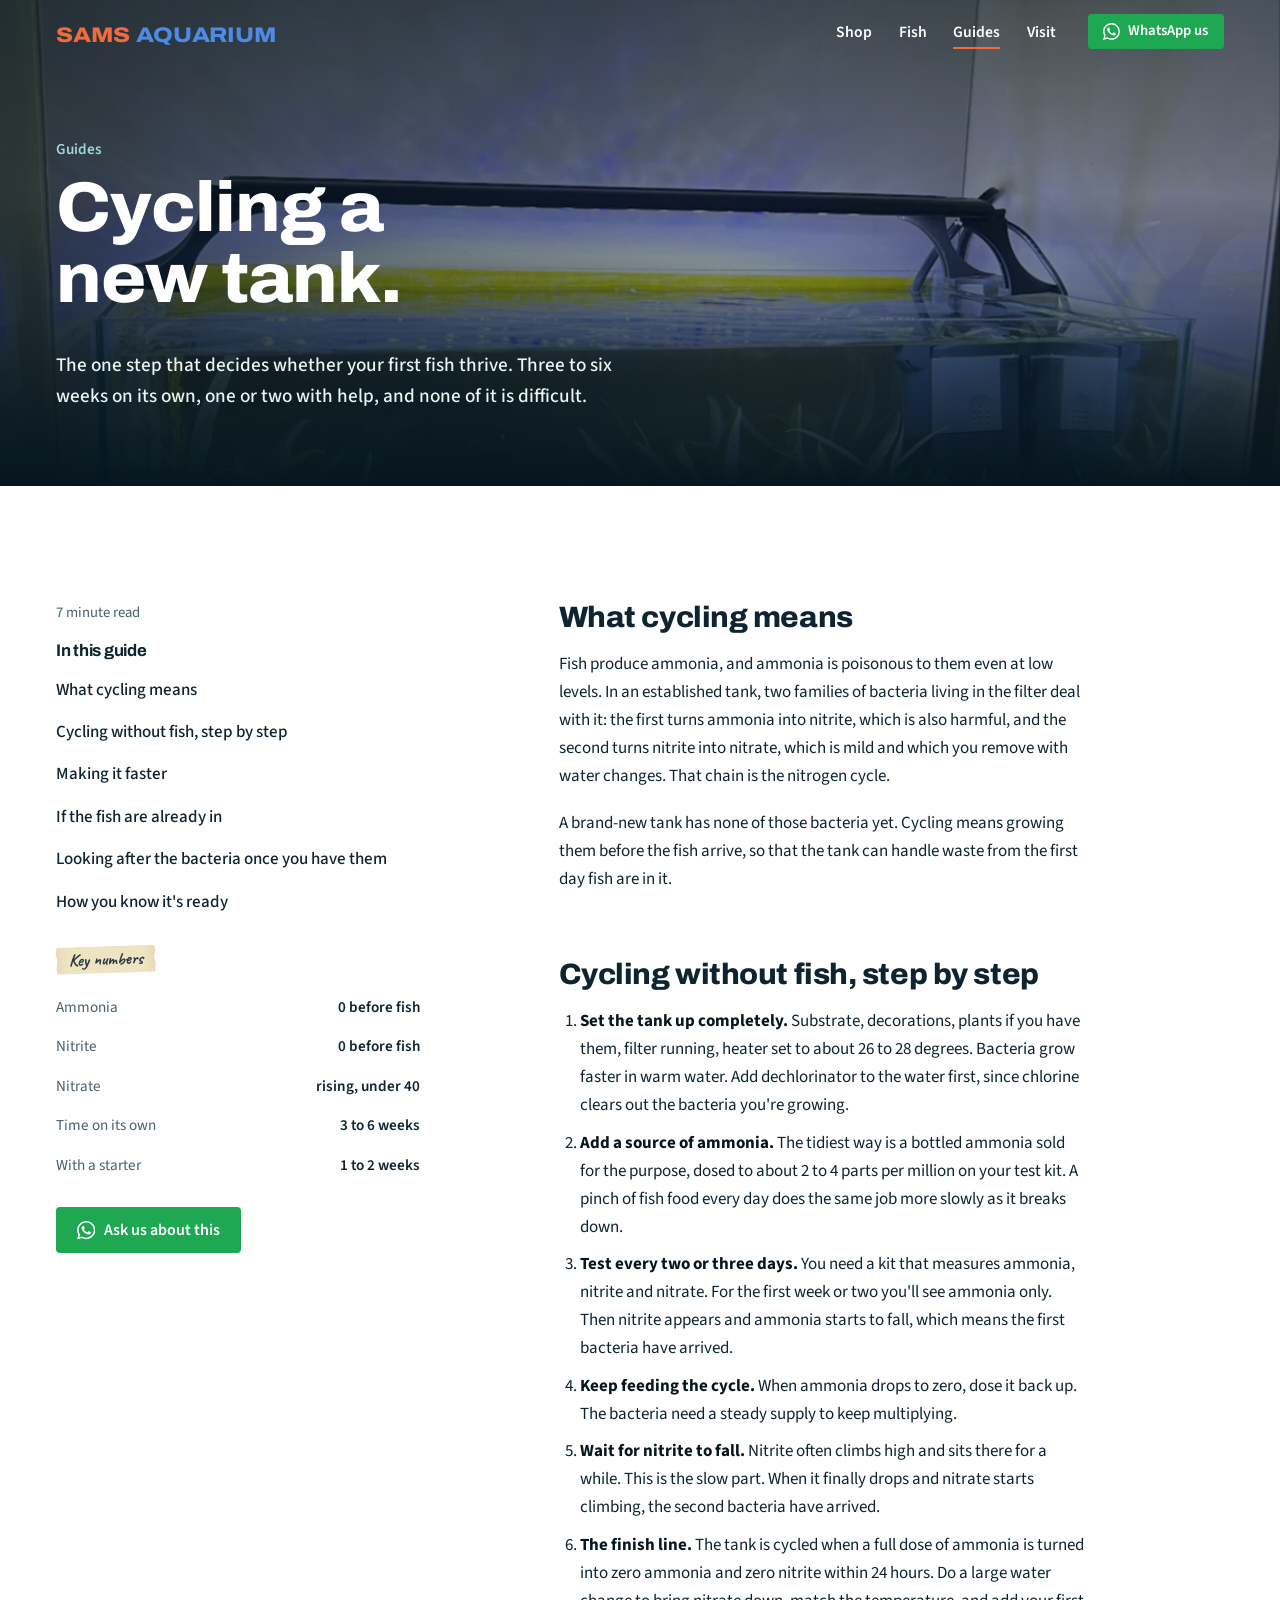
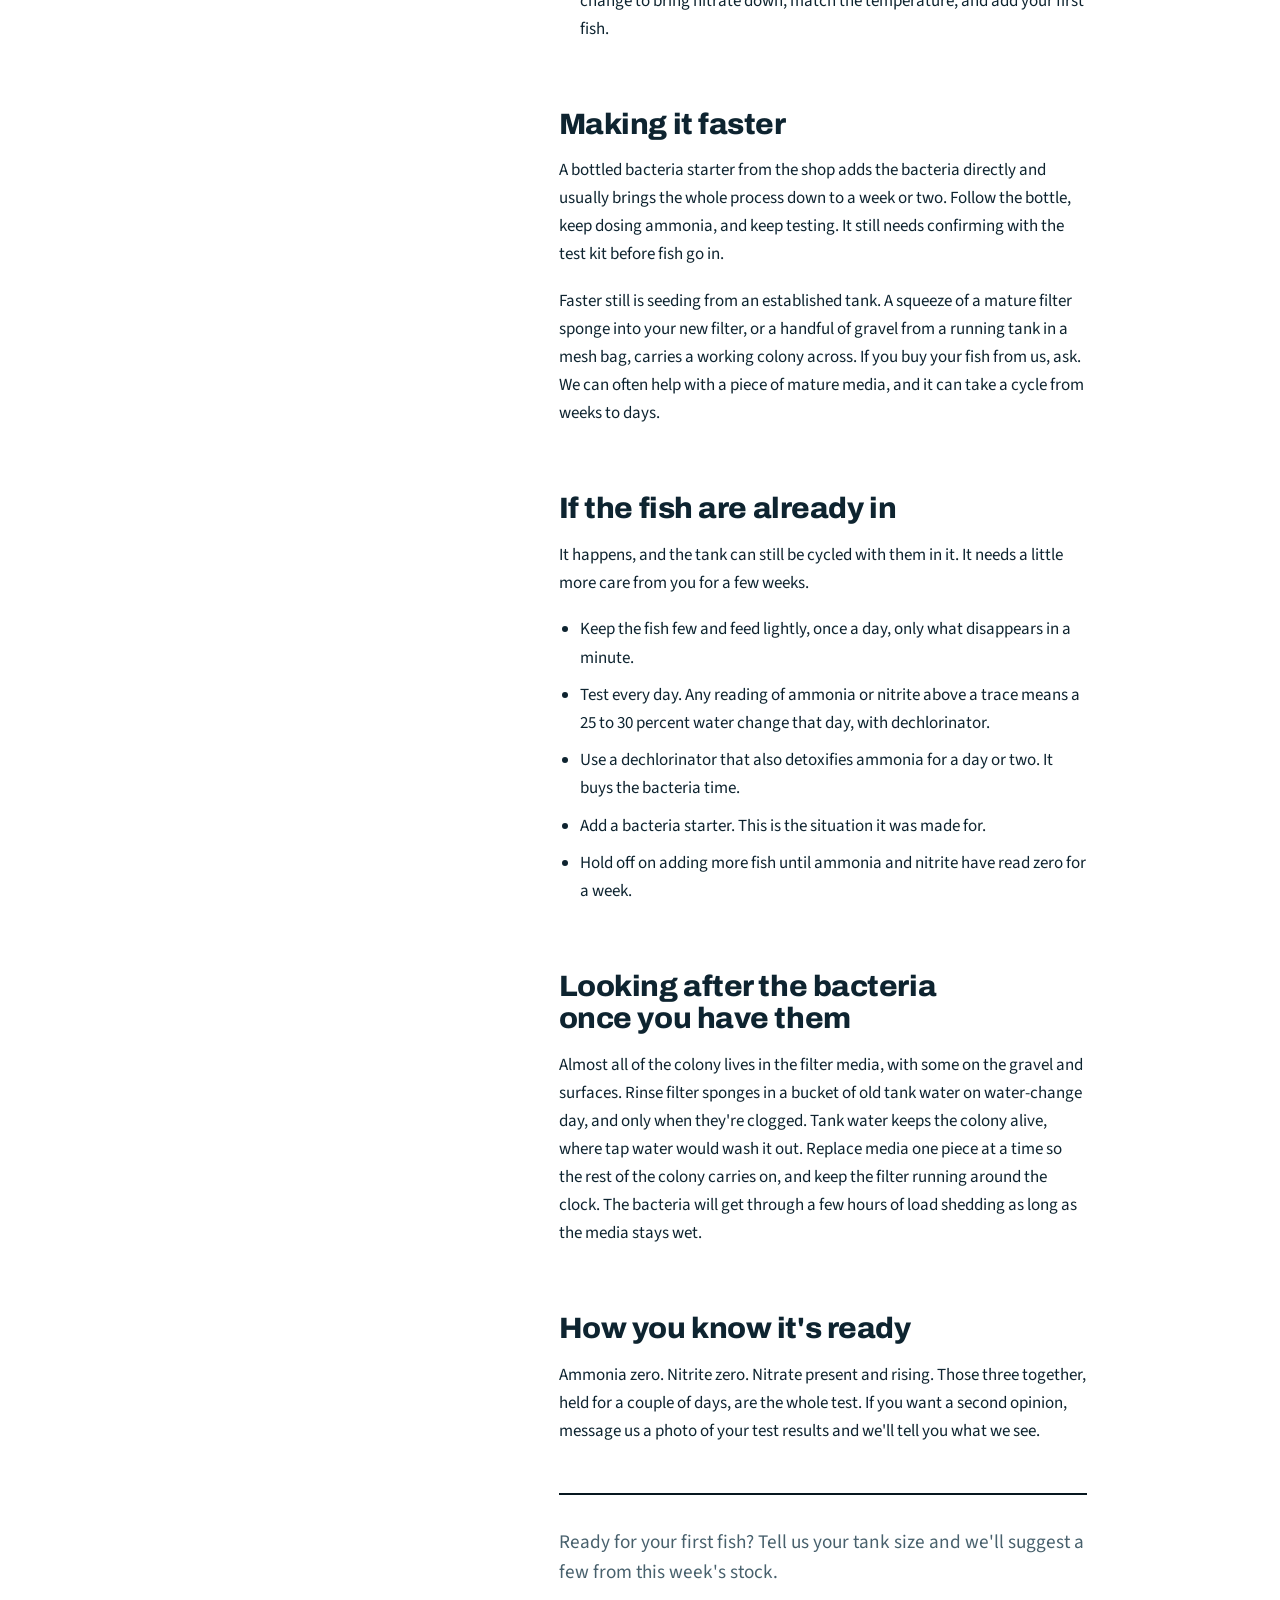
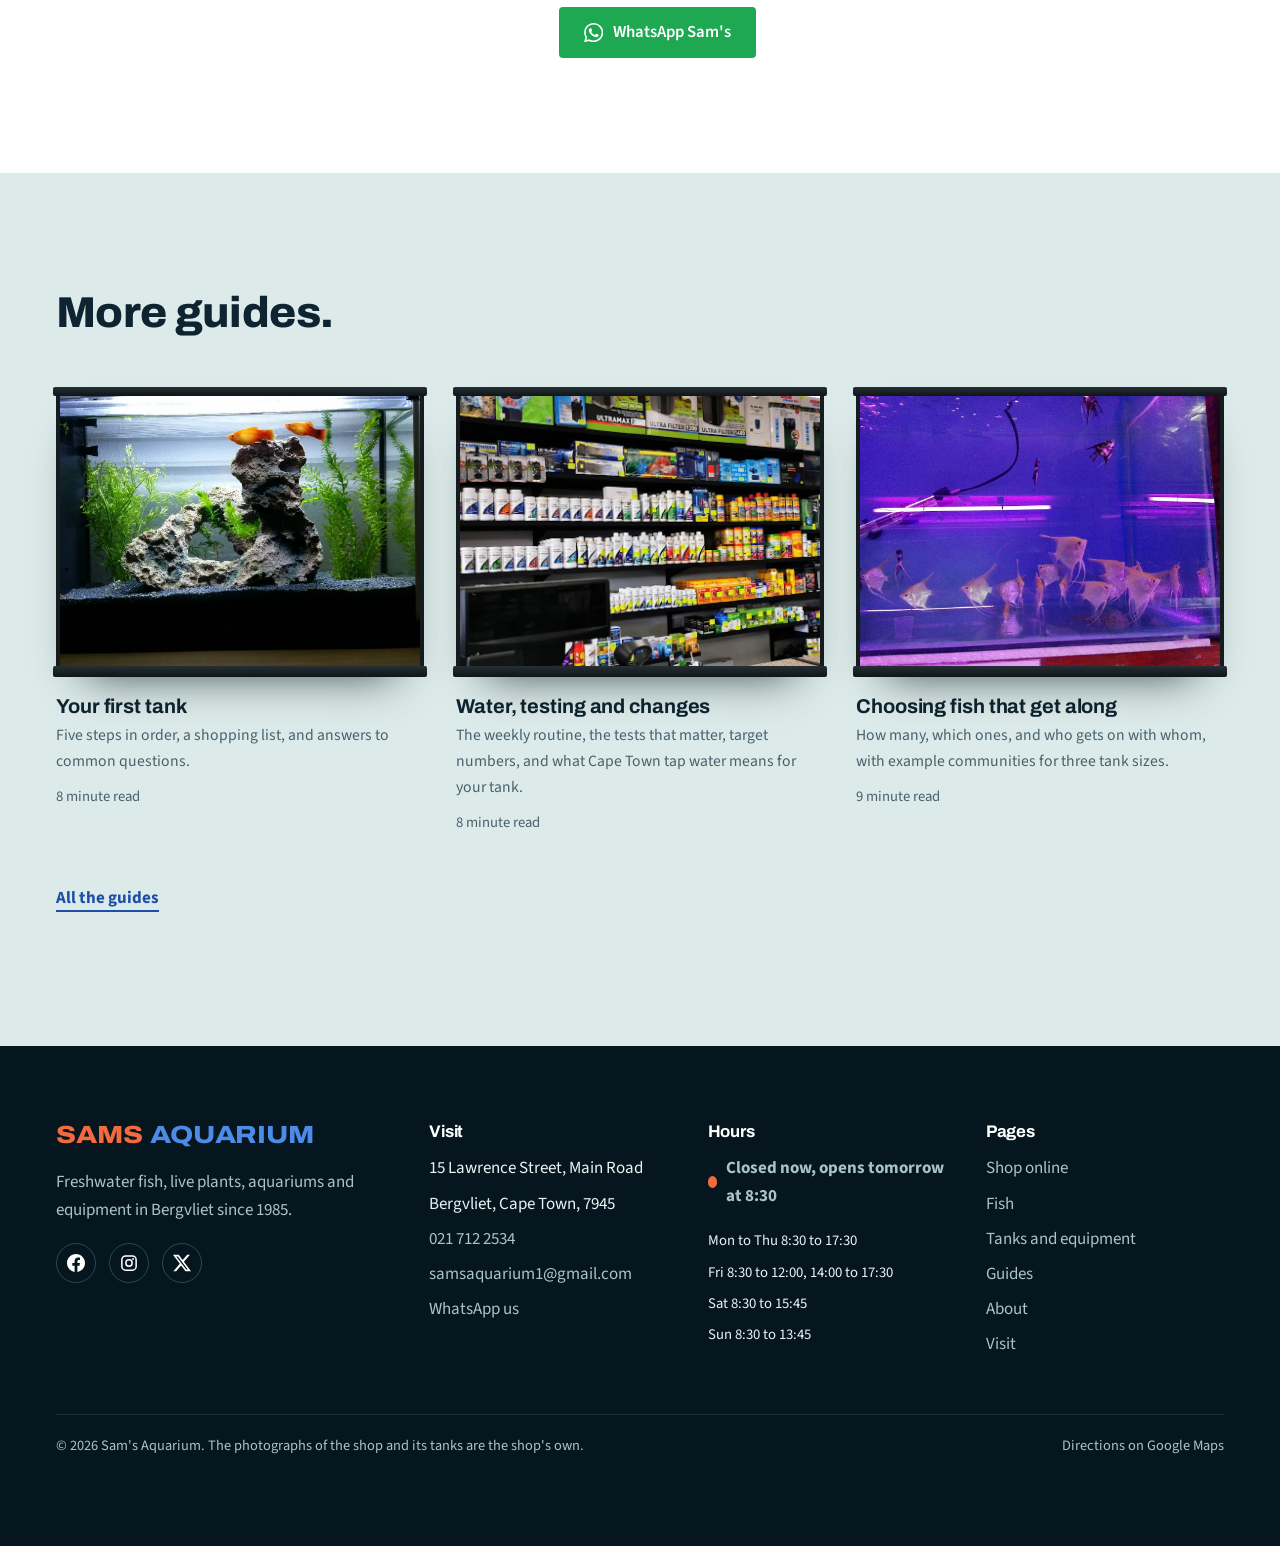
<file: cycling.html>
<!DOCTYPE html>
<html lang="en-ZA">
<head>
<meta charset="utf-8">
<script>document.documentElement.classList.add('js');</script>
<meta name="viewport" content="width=device-width, initial-scale=1">
<title>Cycling a new aquarium: a step-by-step guide | Sam's Aquarium, Cape Town</title>
<meta name="description" content="What cycling means, how to do it without fish, how long it takes, how to speed it up with a bacteria starter or seeded filter media, and how to tell when the tank is ready.">
<link rel="canonical" href="https://samsaquarium.co.za/cycling.html">
<meta property="og:type" content="article">
<meta property="og:title" content="Cycling a new aquarium: a step-by-step guide">
<meta property="og:description" content="What cycling means, how to do it without fish, how long it takes, how to speed it up with a bacteria starter or seeded filter media, and how to tell when the tank is ready.">
<meta property="og:image" content="https://skyeh01.github.io/sams-aquarium/assets/img/share/cycling.jpg">
<meta property="og:image:width" content="1200">
<meta property="og:image:height" content="630">
<meta property="og:image:alt" content="Sam's Aquarium. Cycling a new tank.">
<meta property="og:url" content="https://skyeh01.github.io/sams-aquarium/cycling.html">
<meta property="og:site_name" content="Sam's Aquarium">
<meta name="twitter:card" content="summary_large_image">
<meta property="og:locale" content="en_ZA">
<meta name="theme-color" content="#06161f">
<link rel="icon" href="data:image/svg+xml,%3Csvg xmlns='http://www.w3.org/2000/svg' viewBox='0 0 40 40'%3E%3Ccircle cx='20' cy='20' r='20' fill='%230b2a38'/%3E%3Cpath d='M6 20C10 13 17 10 23 11c4 1 7 4 9 7l5-5v14l-5-5c-2 3-5 6-9 7C17 30 10 27 6 20z' fill='%23f26a3d'/%3E%3Ccircle cx='12' cy='18' r='1.8' fill='%2306161f'/%3E%3C/svg%3E">
<link rel="apple-touch-icon" href="assets/img/share/apple-touch-icon.png">
<link rel="preconnect" href="https://fonts.googleapis.com">
<link rel="preconnect" href="https://fonts.gstatic.com" crossorigin>
<link href="https://fonts.googleapis.com/css2?family=Archivo:wdth,wght@94..112,600..800&family=Source+Sans+3:ital,wght@0,400..700;1,400..700&family=Caveat:wght@500..700&display=swap" rel="stylesheet">
<link rel="stylesheet" href="assets/css/site.css">
<script type="application/ld+json">
{
  "@context": "https://schema.org",
  "@type": "Article",
  "headline": "Cycling a new tank.",
  "description": "What cycling means, how to do it without fish, how long it takes, how to speed it up with a bacteria starter or seeded filter media, and how to tell when the tank is ready.",
  "url": "https://samsaquarium.co.za/cycling.html",
  "image": "https://samsaquarium.co.za/assets/img/nano-planted.webp",
  "datePublished": "2026-09-22",
  "dateModified": "2026-09-22",
  "wordCount": 690,
  "inLanguage": "en-ZA",
  "author": {
    "@type": "Organization",
    "name": "Sam's Aquarium",
    "url": "https://samsaquarium.co.za/"
  },
  "publisher": {
    "@type": "Organization",
    "name": "Sam's Aquarium"
  }
}
</script>
</head>
<body data-section="guides.html">
<svg xmlns="http://www.w3.org/2000/svg" style="display:none" aria-hidden="true">
  <symbol id="i-wa" viewBox="0 0 24 24"><path fill="currentColor" d="M17.472 14.382c-.297-.149-1.758-.867-2.03-.967-.273-.099-.471-.148-.67.15-.197.297-.767.966-.94 1.164-.173.199-.347.223-.644.075-.297-.15-1.255-.463-2.39-1.475-.883-.788-1.48-1.761-1.653-2.059-.173-.297-.018-.458.13-.606.134-.133.298-.347.446-.52.149-.174.198-.298.298-.497.099-.198.05-.371-.025-.52-.075-.149-.669-1.612-.916-2.207-.242-.579-.487-.5-.669-.51-.173-.008-.371-.01-.57-.01-.198 0-.52.074-.792.372-.272.297-1.04 1.016-1.04 2.479 0 1.462 1.065 2.875 1.213 3.074.149.198 2.096 3.2 5.077 4.487.709.306 1.262.489 1.694.625.712.227 1.36.195 1.871.118.571-.085 1.758-.719 2.006-1.413.248-.694.248-1.289.173-1.413-.074-.124-.272-.198-.57-.347m-5.421 7.403h-.004a9.87 9.87 0 0 1-5.031-1.378l-.361-.214-3.741.982.998-3.648-.235-.374a9.86 9.86 0 0 1-1.51-5.26c.001-5.45 4.436-9.884 9.888-9.884 2.64 0 5.122 1.03 6.988 2.898a9.825 9.825 0 0 1 2.893 6.994c-.003 5.45-4.437 9.884-9.885 9.884m8.413-18.297A11.815 11.815 0 0 0 12.05 0C5.495 0 .16 5.335.157 11.892c0 2.096.547 4.142 1.588 5.945L.057 24l6.305-1.654a11.882 11.882 0 0 0 5.683 1.448h.005c6.554 0 11.89-5.335 11.893-11.893a11.821 11.821 0 0 0-3.48-8.413z"/></symbol>
  <symbol id="i-mark" viewBox="0 0 40 40"><circle cx="20" cy="20" r="20" fill="#0b2a38"/><path d="M6 20C10 13 17 10 23 11c4 1 7 4 9 7l5-5v14l-5-5c-2 3-5 6-9 7C17 30 10 27 6 20z" fill="#f26a3d"/><circle cx="12" cy="18" r="1.8" fill="#06161f"/></symbol>
  <symbol id="i-fb" viewBox="0 0 24 24"><path fill="currentColor" d="M24 12.073c0-6.627-5.373-12-12-12s-12 5.373-12 12c0 5.99 4.388 10.954 10.125 11.854v-8.385H7.078v-3.47h3.047V9.43c0-3.007 1.792-4.669 4.533-4.669 1.312 0 2.686.235 2.686.235v2.953H15.83c-1.491 0-1.956.925-1.956 1.874v2.25h3.328l-.532 3.47h-2.796v8.385C19.612 23.027 24 18.062 24 12.073z"/></symbol>
  <symbol id="i-ig" viewBox="0 0 24 24"><rect x="2.5" y="2.5" width="19" height="19" rx="5" fill="none" stroke="currentColor" stroke-width="2"/><circle cx="12" cy="12" r="4.2" fill="none" stroke="currentColor" stroke-width="2"/><circle cx="17.4" cy="6.6" r="1.3" fill="currentColor"/></symbol>
  <symbol id="i-x" viewBox="0 0 24 24"><path fill="currentColor" d="M18.901 1.153h3.68l-8.04 9.19L24 22.846h-7.406l-5.8-7.584-6.638 7.584H.474l8.6-9.83L0 1.154h7.594l5.243 6.932ZM17.61 20.644h2.039L6.486 3.24H4.298Z"/></symbol>
</svg>
<a class="skip" href="#main">Skip to content</a>

<header class="nav">
  <div class="wrap nav__inner">
    <a class="brand" href="index.html" aria-label="Sam's Aquarium home"><span class="wordmark"><b>Sams</b><span>Aquarium</span></span></a>
    <nav aria-label="Main">
      <ul class="nav__links">
        <li><a data-shop="" href="https://shop.samsaquarium.co.za/">Shop</a></li>
        <li><a href="fish.html">Fish</a></li>
        <li><a href="guides.html">Guides</a></li>
        <li><a href="visit.html">Visit</a></li>
        <li><a class="btn btn--wa nav__cta" data-wa="I'm cycling a new tank and have a question." href="#"><svg><use href="#i-wa"/></svg>WhatsApp us</a></li>
      </ul>
    </nav>
    <button class="nav__burger" aria-expanded="false" aria-label="Open menu" aria-controls="menu"><svg viewBox="0 0 28 28" aria-hidden="true"><path d="M3 7h22M3 14h22M3 21h22" stroke="currentColor" stroke-width="2.5" stroke-linecap="round"/></svg></button>
  </div>
</header>
<div class="menu" id="menu">
  <ul>
    <li><a data-shop="" href="https://shop.samsaquarium.co.za/">Shop</a></li>
    <li><a href="fish.html">Fish</a></li>
    <li><a href="guides.html">Guides</a></li>
    <li><a href="visit.html">Visit</a></li>
  </ul>
  <a class="btn btn--wa btn--big" data-wa="I'm cycling a new tank and have a question." href="#">WhatsApp Sam's</a>
</div>

<main id="main">

  <section class="page-hero page-hero--short" aria-label="Cycling a new tank">
    <div class="hero__bg" data-parallax="0.12"><img src="assets/img/nano-planted.webp" alt="A small planted aquarium" width="1200" height="1600" fetchpriority="high"></div>
    <div class="hero__veil"></div>
    <div class="wrap hero__content">
      <p class="crumb"><a href="guides.html">Guides</a></p>
      <h1>Cycling a new tank.</h1>
      <p class="lead">The one step that decides whether your first fish thrive. Three to six weeks on its own, one or two with help, and none of it is difficult.</p>
    </div>
  </section>

  <section class="section section--white">
    <div class="wrap guide">
      <aside class="guide__aside">
        <div class="aside-box">
          <p class="small dim">7 minute read</p>
          <h4>In this guide</h4>
          <ol class="toc"><li><a href="#what">What cycling means</a></li><li><a href="#fishless">Cycling without fish, step by step</a></li><li><a href="#faster">Making it faster</a></li><li><a href="#fish-in">If the fish are already in</a></li><li><a href="#protect">Looking after the bacteria once you have them</a></li><li><a href="#ready">How you know it's ready</a></li></ol>
          <div class="keyfacts">
            <span class="tape tape--sm">Key numbers</span>
            <dl><div><dt>Ammonia</dt><dd>0 before fish</dd></div><div><dt>Nitrite</dt><dd>0 before fish</dd></div><div><dt>Nitrate</dt><dd>rising, under 40</dd></div><div><dt>Time on its own</dt><dd>3 to 6 weeks</dd></div><div><dt>With a starter</dt><dd>1 to 2 weeks</dd></div></dl>
          </div>
          <a class="btn btn--wa" data-wa="I'm cycling a new tank and have a question." href="#"><svg><use href="#i-wa"/></svg>Ask us about this</a>
        </div>
      </aside>
      <article class="article">

<h2 id="what">What cycling means</h2>
<p>Fish produce ammonia, and ammonia is poisonous to them even at low levels. In an established tank, two families of bacteria living in the filter deal with it: the first turns ammonia into nitrite, which is also harmful, and the second turns nitrite into nitrate, which is mild and which you remove with water changes. That chain is the nitrogen cycle.</p>
<p>A brand-new tank has none of those bacteria yet. Cycling means growing them before the fish arrive, so that the tank can handle waste from the first day fish are in it.</p>

<h2 id="fishless">Cycling without fish, step by step</h2>
<ol>
  <li><strong>Set the tank up completely.</strong> Substrate, decorations, plants if you have them, filter running, heater set to about 26 to 28 degrees. Bacteria grow faster in warm water. Add dechlorinator to the water first, since chlorine clears out the bacteria you're growing.</li>
  <li><strong>Add a source of ammonia.</strong> The tidiest way is a bottled ammonia sold for the purpose, dosed to about 2 to 4 parts per million on your test kit. A pinch of fish food every day does the same job more slowly as it breaks down.</li>
  <li><strong>Test every two or three days.</strong> You need a kit that measures ammonia, nitrite and nitrate. For the first week or two you'll see ammonia only. Then nitrite appears and ammonia starts to fall, which means the first bacteria have arrived.</li>
  <li><strong>Keep feeding the cycle.</strong> When ammonia drops to zero, dose it back up. The bacteria need a steady supply to keep multiplying.</li>
  <li><strong>Wait for nitrite to fall.</strong> Nitrite often climbs high and sits there for a while. This is the slow part. When it finally drops and nitrate starts climbing, the second bacteria have arrived.</li>
  <li><strong>The finish line.</strong> The tank is cycled when a full dose of ammonia is turned into zero ammonia and zero nitrite within 24 hours. Do a large water change to bring nitrate down, match the temperature, and add your first fish.</li>
</ol>

<h2 id="faster">Making it faster</h2>
<p>A bottled bacteria starter from the shop adds the bacteria directly and usually brings the whole process down to a week or two. Follow the bottle, keep dosing ammonia, and keep testing. It still needs confirming with the test kit before fish go in.</p>
<p>Faster still is seeding from an established tank. A squeeze of a mature filter sponge into your new filter, or a handful of gravel from a running tank in a mesh bag, carries a working colony across. If you buy your fish from us, ask. We can often help with a piece of mature media, and it can take a cycle from weeks to days.</p>

<h2 id="fish-in">If the fish are already in</h2>
<p>It happens, and the tank can still be cycled with them in it. It needs a little more care from you for a few weeks.</p>
<ul>
  <li>Keep the fish few and feed lightly, once a day, only what disappears in a minute.</li>
  <li>Test every day. Any reading of ammonia or nitrite above a trace means a 25 to 30 percent water change that day, with dechlorinator.</li>
  <li>Use a dechlorinator that also detoxifies ammonia for a day or two. It buys the bacteria time.</li>
  <li>Add a bacteria starter. This is the situation it was made for.</li>
  <li>Hold off on adding more fish until ammonia and nitrite have read zero for a week.</li>
</ul>

<h2 id="protect">Looking after the bacteria once you have them</h2>
<p>Almost all of the colony lives in the filter media, with some on the gravel and surfaces. Rinse filter sponges in a bucket of old tank water on water-change day, and only when they're clogged. Tank water keeps the colony alive, where tap water would wash it out. Replace media one piece at a time so the rest of the colony carries on, and keep the filter running around the clock. The bacteria will get through a few hours of load shedding as long as the media stays wet.</p>

<h2 id="ready">How you know it's ready</h2>
<p>Ammonia zero. Nitrite zero. Nitrate present and rising. Those three together, held for a couple of days, are the whole test. If you want a second opinion, message us a photo of your test results and we'll tell you what we see.</p>

        <div class="article__end">
          <p class="lead">Ready for your first fish? Tell us your tank size and we'll suggest a few from this week's stock.</p>
          <a class="btn btn--wa btn--big" data-wa="I'm cycling a new tank and have a question." href="#"><svg><use href="#i-wa"/></svg>WhatsApp Sam's</a>
        </div>
      </article>
    </div>
  </section>

  <section class="section section--surface guide-more">
    <div class="wrap">
      <div class="section-head"><h2>More guides.</h2></div>
      <div class="gcards">
        <a class="gcard" href="start.html">
          <figure class="tank">
            <div class="tank__img"><img src="assets/img/hardscape-planted.webp" alt="A planted aquarium with rock hardscape" width="1200" height="922" loading="lazy"></div>
          </figure>
          <h3>Your first tank</h3>
          <p>Five steps in order, a shopping list, and answers to common questions.</p>
          <span class="small dim">8 minute read</span>
        </a>
        <a class="gcard" href="water.html">
          <figure class="tank">
            <div class="tank__img"><img src="assets/img/treatments-shelf.webp" alt="Shelves of water treatments and test kits" width="1200" height="553" loading="lazy"></div>
          </figure>
          <h3>Water, testing and changes</h3>
          <p>The weekly routine, the tests that matter, target numbers, and what Cape Town tap water means for your tank.</p>
          <span class="small dim">8 minute read</span>
        </a>
        <a class="gcard" href="stocking.html">
          <figure class="tank">
            <div class="tank__img"><img src="assets/img/angelfish.webp" alt="A group of angelfish" width="1200" height="900" loading="lazy"></div>
          </figure>
          <h3>Choosing fish that get along</h3>
          <p>How many, which ones, and who gets on with whom, with example communities for three tank sizes.</p>
          <span class="small dim">9 minute read</span>
        </a>
      </div>
      <p class="mt-3"><a class="link" href="guides.html">All the guides</a></p>
    </div>
  </section>

</main>

<footer class="footer">
  <div class="wrap footer__grid">
    <div>
      <a class="brand" href="index.html" aria-label="Sam's Aquarium home"><span class="wordmark"><b>Sams</b><span>Aquarium</span></span></a>
      <p class="mt-1">Freshwater fish, live plants, aquariums and equipment in Bergvliet since 1985.</p>
      <div class="socials">
        <a href="https://www.facebook.com/samsaquariumbergvliet/" target="_blank" rel="noopener" aria-label="Sam's Aquarium on Facebook"><svg><use href="#i-fb"/></svg></a>
        <a href="https://www.instagram.com/samsaquarium/" target="_blank" rel="noopener" aria-label="Sam's Aquarium on Instagram"><svg><use href="#i-ig"/></svg></a>
        <a href="https://x.com/aquarium_sam" target="_blank" rel="noopener" aria-label="Sam's Aquarium on X"><svg><use href="#i-x"/></svg></a>
      </div>
    </div>
    <div>
      <h4>Visit</h4>
      <ul>
        <li>15 Lawrence Street, Main Road</li>
        <li>Bergvliet, Cape Town, 7945</li>
        <li><a href="tel:+27217122534">021 712 2534</a></li>
        <li><a href="mailto:samsaquarium1@gmail.com">samsaquarium1@gmail.com</a></li>
        <li><a data-wa="I'd like to ask about what you have in stock." href="#">WhatsApp us</a></li>
      </ul>
    </div>
    <div>
      <h4>Hours</h4>
      <p class="open-now" data-open-now>Open 7 days a week</p>
      <ul class="small">
        <li>Mon to Thu 8:30 to 17:30</li>
        <li>Fri 8:30 to 12:00, 14:00 to 17:30</li>
        <li>Sat 8:30 to 15:45</li>
        <li>Sun 8:30 to 13:45</li>
      </ul>
    </div>
    <div>
      <h4>Pages</h4>
      <ul>
        <li><a data-shop="" href="https://shop.samsaquarium.co.za/">Shop online</a></li>
        <li><a href="fish.html">Fish</a></li>
        <li><a href="aquariums.html">Tanks and equipment</a></li>
        <li><a href="guides.html">Guides</a></li>
        <li><a href="about.html">About</a></li>
        <li><a href="visit.html">Visit</a></li>
      </ul>
    </div>
  </div>
  <div class="wrap footer__bottom">
    <span>© <span data-year>2026</span> Sam's Aquarium. The photographs of the shop and its tanks are the shop's own.</span>
    <a href="https://maps.app.goo.gl/krWGz6CrjPNxJzxE7" target="_blank" rel="noopener">Directions on Google Maps</a>
  </div>
</footer>

<a class="wa-float" data-wa="I'm cycling a new tank and have a question." href="#" aria-label="Message Sam's Aquarium on WhatsApp"><svg><use href="#i-wa"/></svg><span>WhatsApp us</span></a>

<script src="assets/js/site.js"></script>
</body>
</html>
</file>
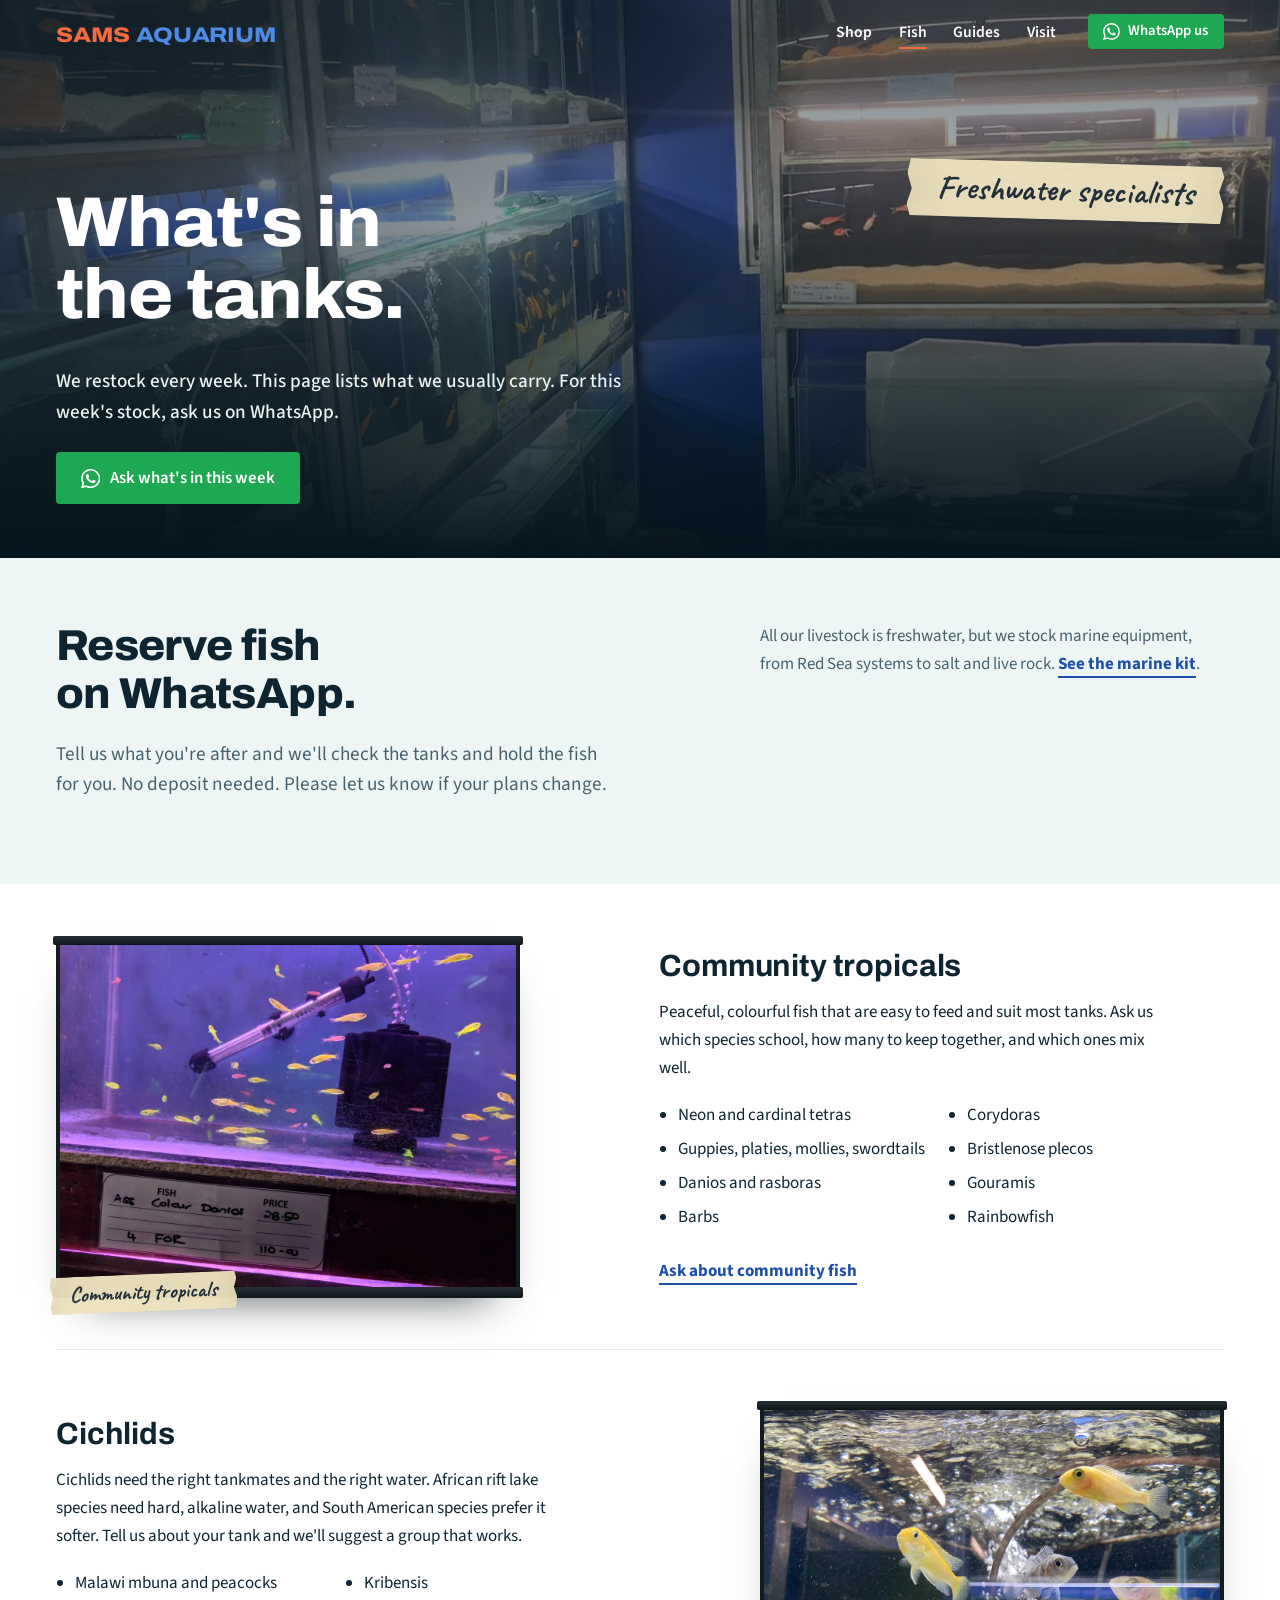
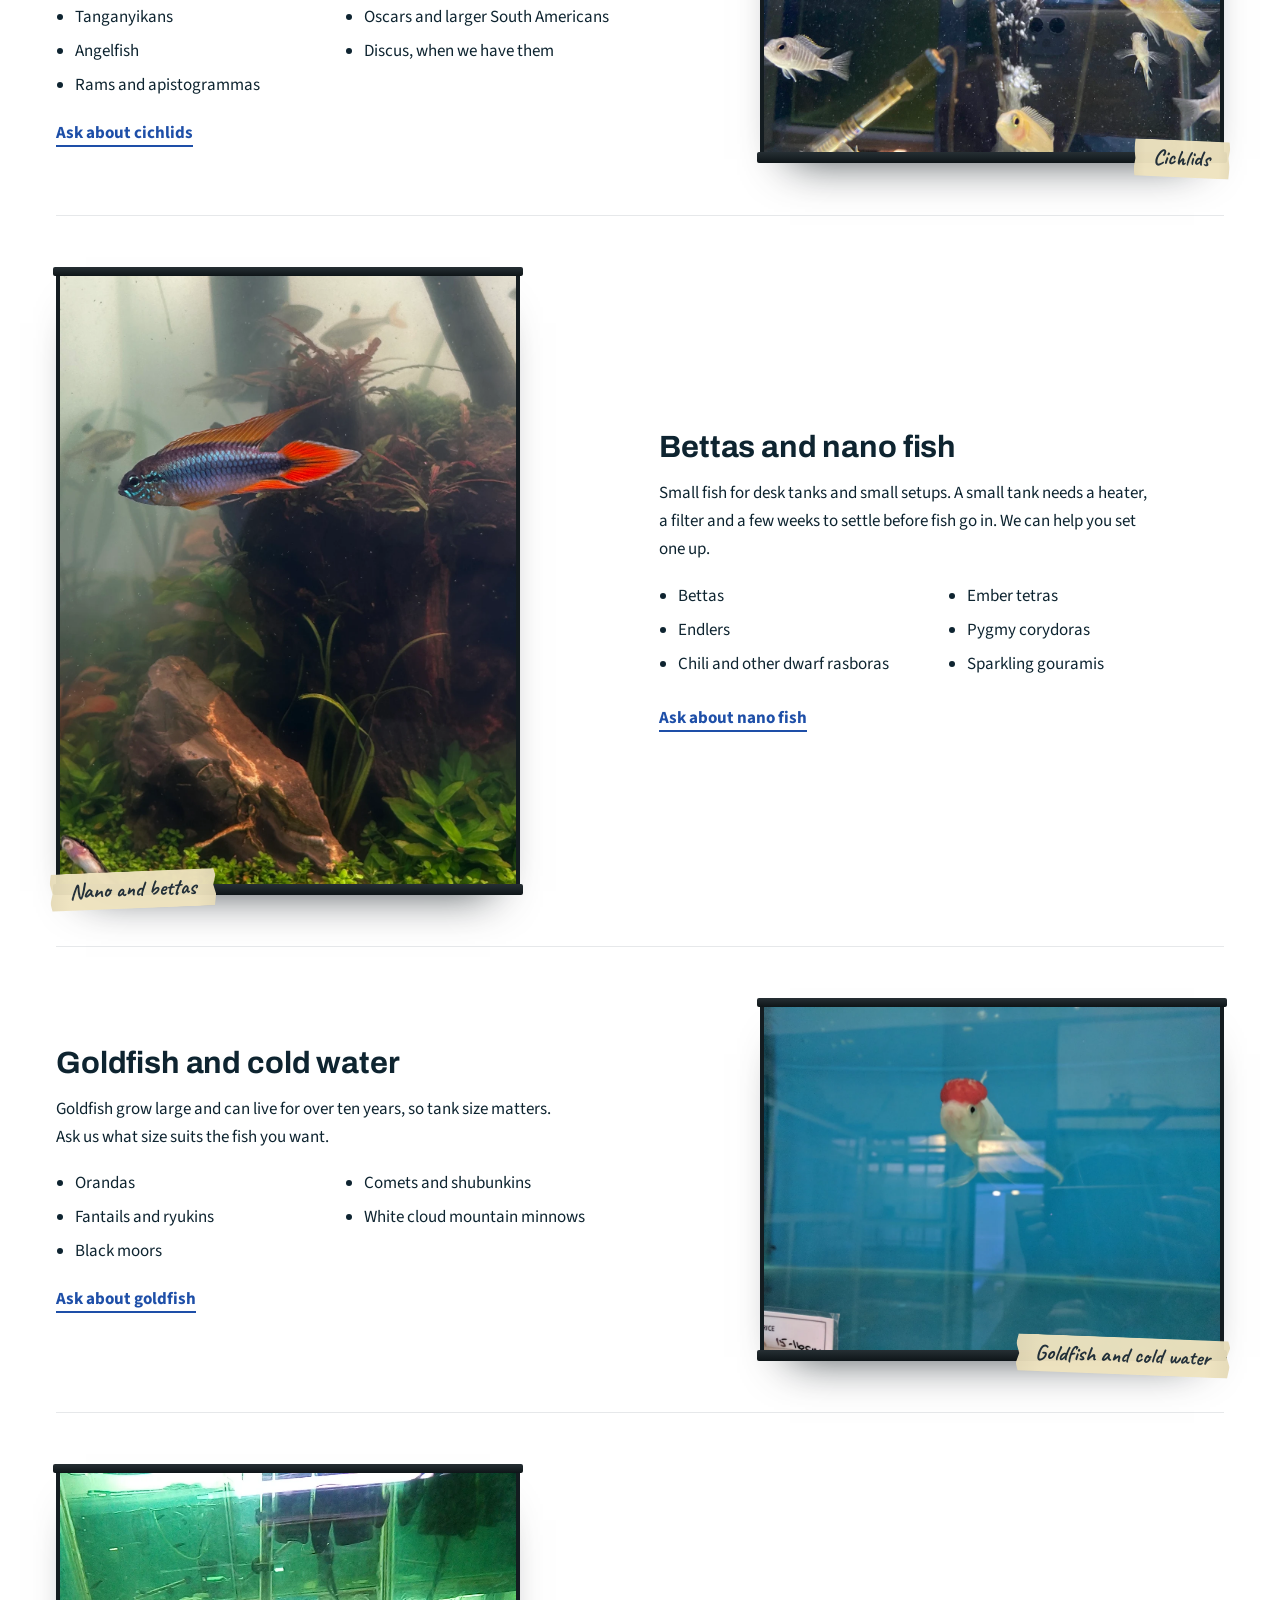
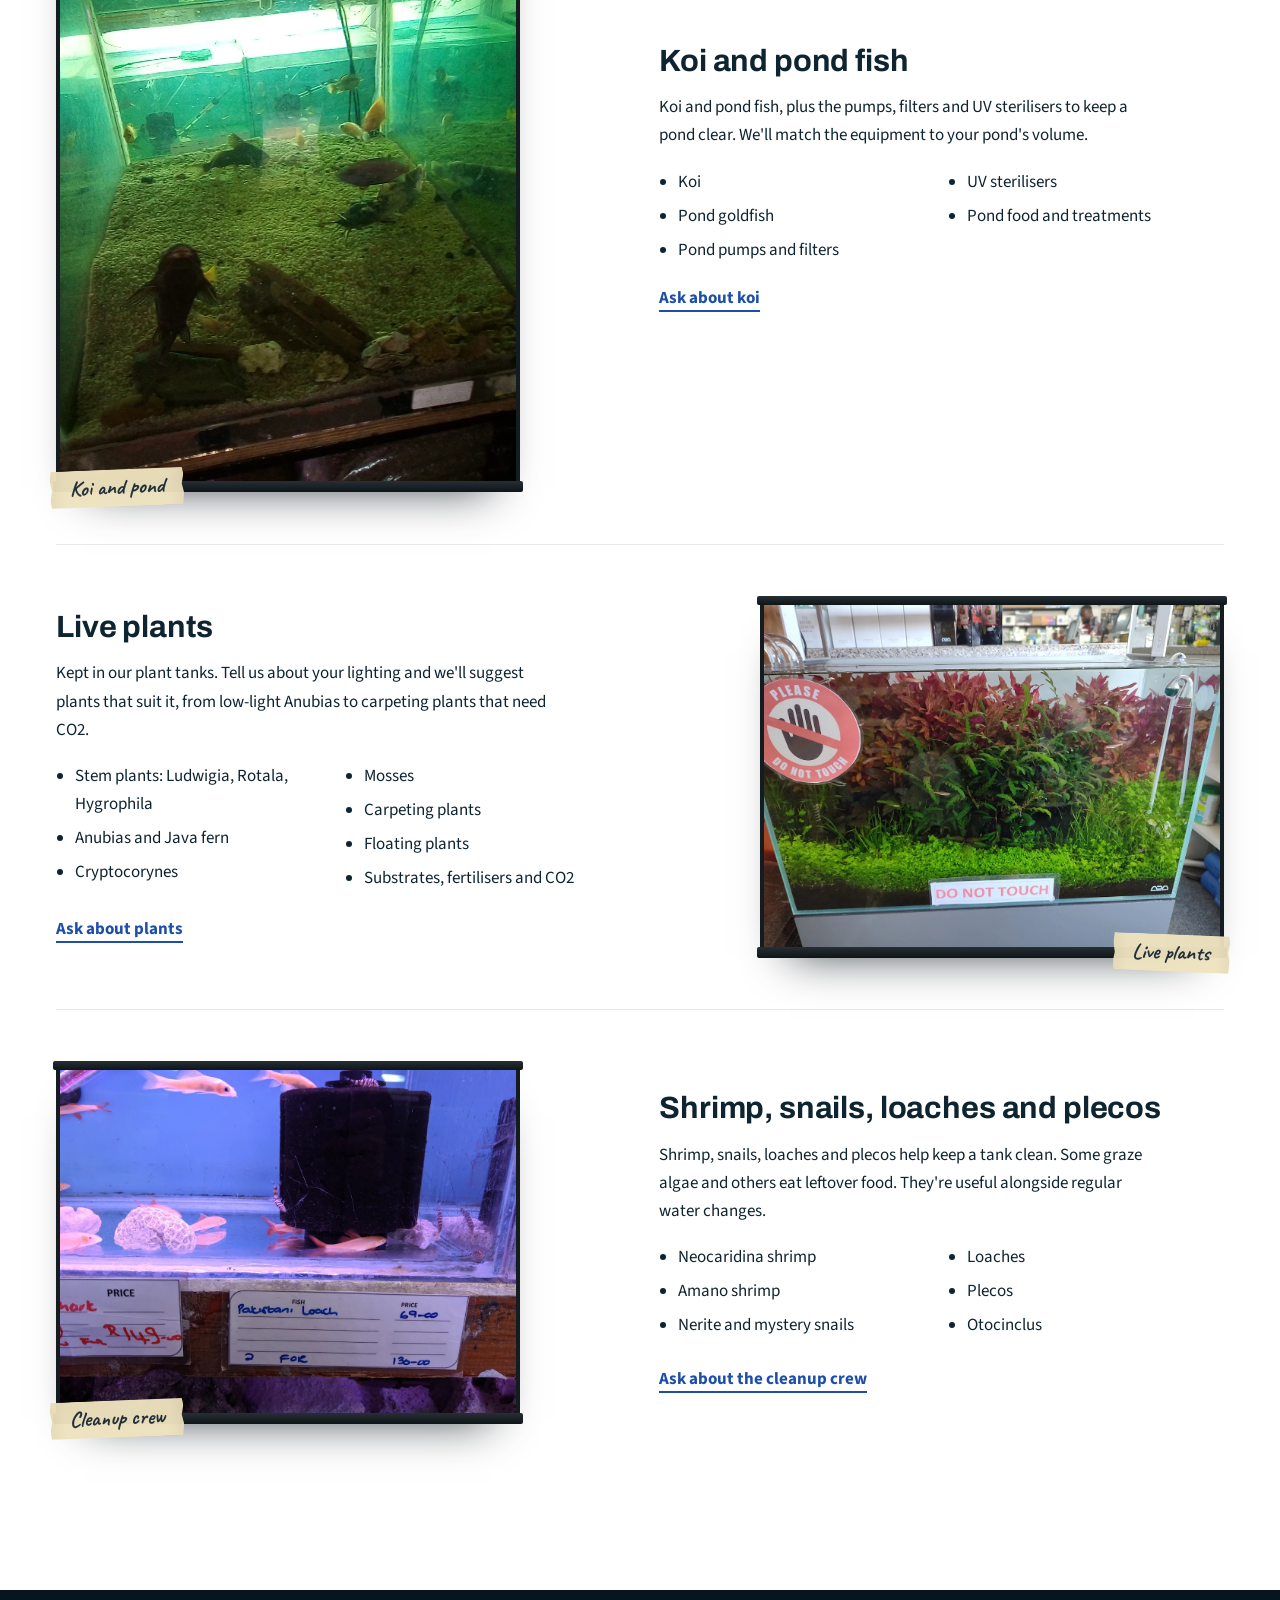
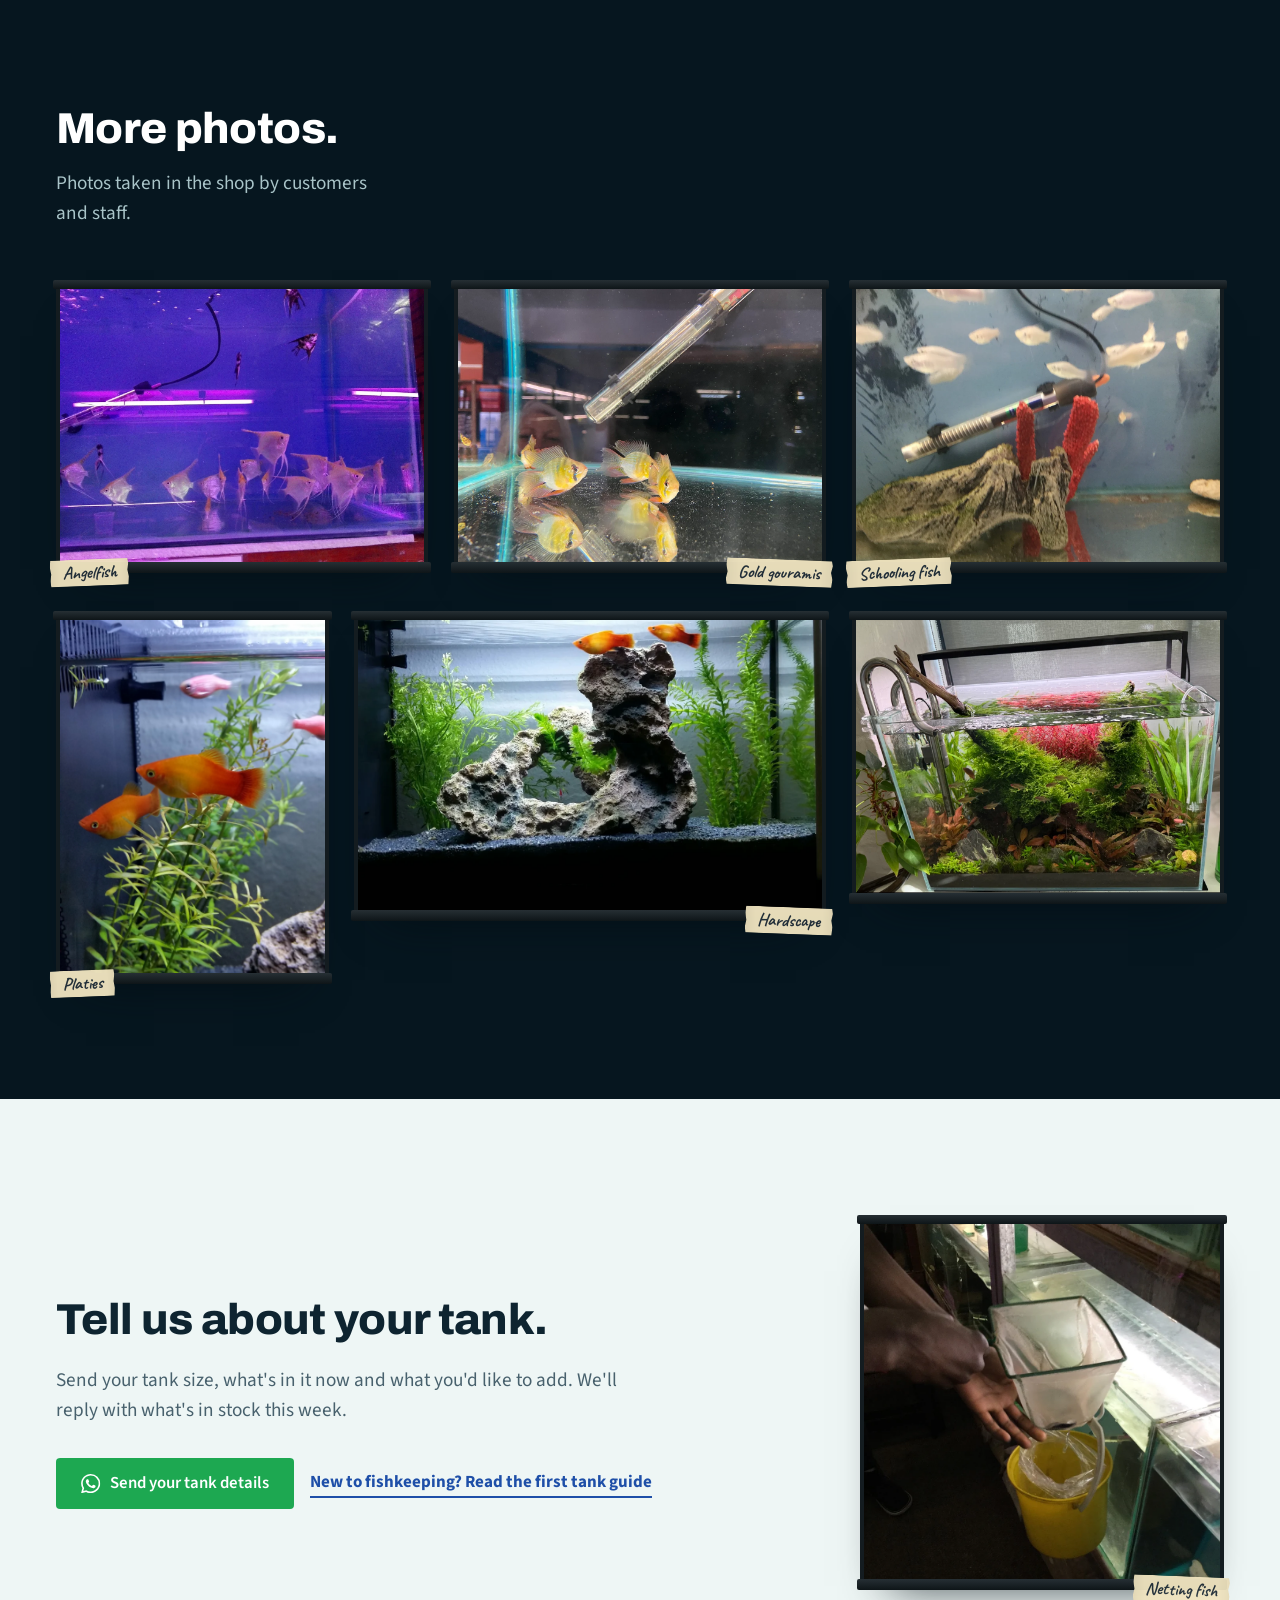
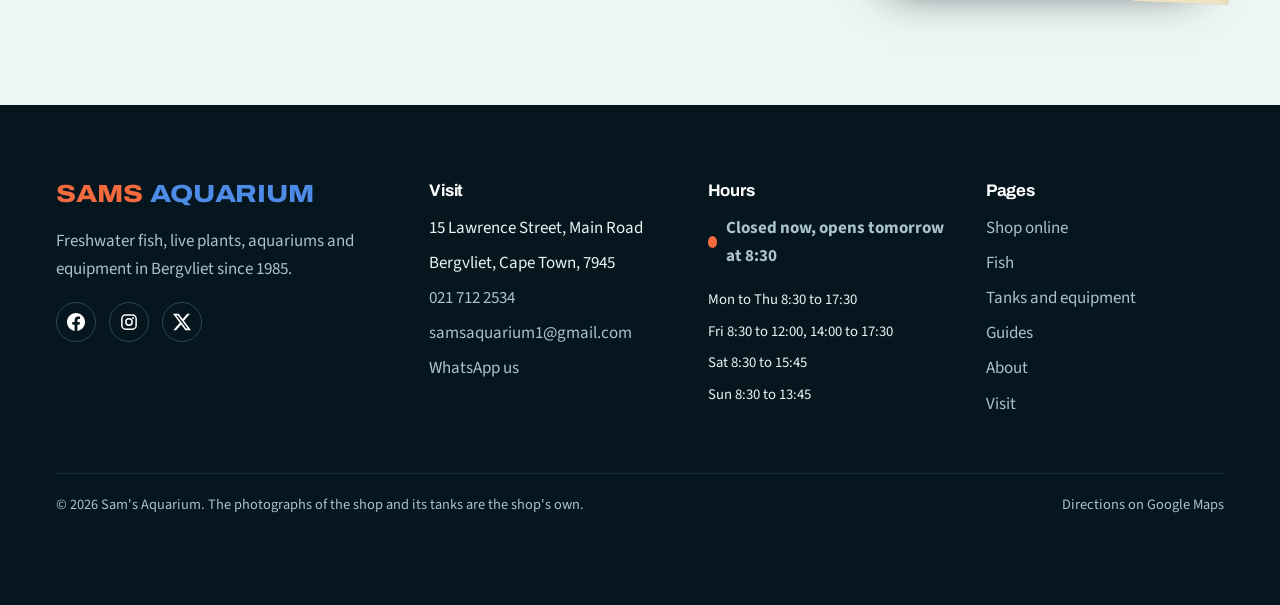
<file: fish.html>
<!DOCTYPE html>
<html lang="en-ZA">
<head>
<meta charset="utf-8">
<script>document.documentElement.classList.add('js');</script>
<meta name="viewport" content="width=device-width, initial-scale=1">
<title>Freshwater fish, plants and shrimp in Cape Town | Sam's Aquarium, Bergvliet</title>
<meta name="description" content="Tropical community fish, cichlids, bettas, goldfish, koi, live aquarium plants, shrimp and snails, in Bergvliet, Cape Town. Message us for this week's stock and we'll reserve fish for you.">
<link rel="canonical" href="https://samsaquarium.co.za/fish.html">
<meta property="og:type" content="website">
<meta property="og:title" content="What's in the tanks at Sam's Aquarium">
<meta property="og:description" content="Freshwater fish, plants and shrimp, restocked every week. Ask us on WhatsApp what's in stock.">
<meta property="og:image" content="https://skyeh01.github.io/sams-aquarium/assets/img/share/fish.jpg">
<meta property="og:image:width" content="1200">
<meta property="og:image:height" content="630">
<meta property="og:image:alt" content="Sam's Aquarium. Freshwater fish, restocked every week.">
<meta property="og:url" content="https://skyeh01.github.io/sams-aquarium/fish.html">
<meta property="og:site_name" content="Sam's Aquarium">
<meta name="twitter:card" content="summary_large_image">
<meta property="og:locale" content="en_ZA">
<meta name="theme-color" content="#06161f">
<link rel="icon" href="data:image/svg+xml,%3Csvg xmlns='http://www.w3.org/2000/svg' viewBox='0 0 40 40'%3E%3Ccircle cx='20' cy='20' r='20' fill='%230b2a38'/%3E%3Cpath d='M6 20C10 13 17 10 23 11c4 1 7 4 9 7l5-5v14l-5-5c-2 3-5 6-9 7C17 30 10 27 6 20z' fill='%23f26a3d'/%3E%3Ccircle cx='12' cy='18' r='1.8' fill='%2306161f'/%3E%3C/svg%3E">
<link rel="apple-touch-icon" href="assets/img/share/apple-touch-icon.png">
<link rel="preconnect" href="https://fonts.googleapis.com">
<link rel="preconnect" href="https://fonts.gstatic.com" crossorigin>
<link href="https://fonts.googleapis.com/css2?family=Archivo:wdth,wght@94..112,600..800&family=Source+Sans+3:ital,wght@0,400..700;1,400..700&family=Caveat:wght@500..700&display=swap" rel="stylesheet">
<link rel="stylesheet" href="assets/css/site.css">
</head>
<body>
<svg xmlns="http://www.w3.org/2000/svg" style="display:none" aria-hidden="true">
  <symbol id="i-wa" viewBox="0 0 24 24"><path fill="currentColor" d="M17.472 14.382c-.297-.149-1.758-.867-2.03-.967-.273-.099-.471-.148-.67.15-.197.297-.767.966-.94 1.164-.173.199-.347.223-.644.075-.297-.15-1.255-.463-2.39-1.475-.883-.788-1.48-1.761-1.653-2.059-.173-.297-.018-.458.13-.606.134-.133.298-.347.446-.52.149-.174.198-.298.298-.497.099-.198.05-.371-.025-.52-.075-.149-.669-1.612-.916-2.207-.242-.579-.487-.5-.669-.51-.173-.008-.371-.01-.57-.01-.198 0-.52.074-.792.372-.272.297-1.04 1.016-1.04 2.479 0 1.462 1.065 2.875 1.213 3.074.149.198 2.096 3.2 5.077 4.487.709.306 1.262.489 1.694.625.712.227 1.36.195 1.871.118.571-.085 1.758-.719 2.006-1.413.248-.694.248-1.289.173-1.413-.074-.124-.272-.198-.57-.347m-5.421 7.403h-.004a9.87 9.87 0 0 1-5.031-1.378l-.361-.214-3.741.982.998-3.648-.235-.374a9.86 9.86 0 0 1-1.51-5.26c.001-5.45 4.436-9.884 9.888-9.884 2.64 0 5.122 1.03 6.988 2.898a9.825 9.825 0 0 1 2.893 6.994c-.003 5.45-4.437 9.884-9.885 9.884m8.413-18.297A11.815 11.815 0 0 0 12.05 0C5.495 0 .16 5.335.157 11.892c0 2.096.547 4.142 1.588 5.945L.057 24l6.305-1.654a11.882 11.882 0 0 0 5.683 1.448h.005c6.554 0 11.89-5.335 11.893-11.893a11.821 11.821 0 0 0-3.48-8.413z"/></symbol>
  <symbol id="i-mark" viewBox="0 0 40 40"><circle cx="20" cy="20" r="20" fill="#0b2a38"/><path d="M6 20C10 13 17 10 23 11c4 1 7 4 9 7l5-5v14l-5-5c-2 3-5 6-9 7C17 30 10 27 6 20z" fill="#f26a3d"/><circle cx="12" cy="18" r="1.8" fill="#06161f"/></symbol>
  <symbol id="i-fb" viewBox="0 0 24 24"><path fill="currentColor" d="M24 12.073c0-6.627-5.373-12-12-12s-12 5.373-12 12c0 5.99 4.388 10.954 10.125 11.854v-8.385H7.078v-3.47h3.047V9.43c0-3.007 1.792-4.669 4.533-4.669 1.312 0 2.686.235 2.686.235v2.953H15.83c-1.491 0-1.956.925-1.956 1.874v2.25h3.328l-.532 3.47h-2.796v8.385C19.612 23.027 24 18.062 24 12.073z"/></symbol>
  <symbol id="i-ig" viewBox="0 0 24 24"><rect x="2.5" y="2.5" width="19" height="19" rx="5" fill="none" stroke="currentColor" stroke-width="2"/><circle cx="12" cy="12" r="4.2" fill="none" stroke="currentColor" stroke-width="2"/><circle cx="17.4" cy="6.6" r="1.3" fill="currentColor"/></symbol>
  <symbol id="i-x" viewBox="0 0 24 24"><path fill="currentColor" d="M18.901 1.153h3.68l-8.04 9.19L24 22.846h-7.406l-5.8-7.584-6.638 7.584H.474l8.6-9.83L0 1.154h7.594l5.243 6.932ZM17.61 20.644h2.039L6.486 3.24H4.298Z"/></symbol>
</svg>
<a class="skip" href="#main">Skip to content</a>

<header class="nav">
  <div class="wrap nav__inner">
    <a class="brand" href="index.html" aria-label="Sam's Aquarium home"><span class="wordmark"><b>Sams</b><span>Aquarium</span></span></a>
    <nav aria-label="Main">
      <ul class="nav__links">
        <li><a data-shop="" href="https://shop.samsaquarium.co.za/">Shop</a></li>
        <li><a href="fish.html">Fish</a></li>
        <li><a href="guides.html">Guides</a></li>
        <li><a href="visit.html">Visit</a></li>
        <li><a class="btn btn--wa nav__cta" data-wa="What fish do you have in stock this week?" href="#"><svg><use href="#i-wa"/></svg>WhatsApp us</a></li>
      </ul>
    </nav>
    <button class="nav__burger" aria-expanded="false" aria-label="Open menu" aria-controls="menu"><svg viewBox="0 0 28 28" aria-hidden="true"><path d="M3 7h22M3 14h22M3 21h22" stroke="currentColor" stroke-width="2.5" stroke-linecap="round"/></svg></button>
  </div>
</header>
<div class="menu" id="menu">
  <ul>
    <li><a data-shop="" href="https://shop.samsaquarium.co.za/">Shop</a></li>
    <li><a href="fish.html">Fish</a></li>
    <li><a href="guides.html">Guides</a></li>
    <li><a href="visit.html">Visit</a></li>
  </ul>
  <a class="btn btn--wa btn--big" data-wa="What fish do you have in stock this week?" href="#">WhatsApp Sam's</a>
</div>

<main id="main">

  <section class="page-hero" aria-label="In the tanks">
    <div class="hero__bg" data-parallax="0.12"><img src="assets/img/tank-racks-2024.webp" alt="Racks of stocked tanks against the shop's blue wall" width="1600" height="900" fetchpriority="high"></div>
    <div class="hero__veil"></div>
    <div class="hero__note"><span class="tape tape--lg tape--right">Freshwater specialists</span></div>
    <div class="wrap hero__content">
      <h1>What's in the tanks.</h1>
      <p class="lead">We restock every week. This page lists what we usually carry. For this week's stock, ask us on WhatsApp.</p>
      <div class="cluster hero__ctas">
        <a class="btn btn--wa btn--big" data-wa="What fish do you have in stock this week?" href="#"><svg><use href="#i-wa"/></svg>Ask what's in this week</a>
      </div>
    </div>
  </section>

  <section class="section section--tight">
    <div class="wrap split">
      <div class="c-6">
        <h2>Reserve fish on WhatsApp.</h2>
        <p class="lead">Tell us what you're after and we'll check the tanks and hold the fish for you. No deposit needed. Please let us know if your plans change.</p>
      </div>
      <div class="push-5">
        <p class="dim">All our livestock is freshwater, but we stock marine equipment, from Red Sea systems to salt and live rock. <a class="link" href="aquariums.html#marine">See the marine kit</a>.</p>
      </div>
    </div>
  </section>

  <section class="section section--white" style="padding-top:0">
    <div class="wrap">

      <article class="stock" id="community">
        <div class="stock__media">
          <figure class="tank">
            <div class="tank__img"><img src="assets/img/danios-label.webp" alt="Danios in a shop tank with a hand-written label" width="1200" height="900" loading="lazy"></div>
            <figcaption class="tank__label"><span class="tape">Community tropicals</span></figcaption>
          </figure>
        </div>
        <div class="stock__body">
          <h3>Community tropicals</h3>
          <p>Peaceful, colourful fish that are easy to feed and suit most tanks. Ask us which species school, how many to keep together, and which ones mix well.</p>
          <ul class="stock__list">
            <li>Neon and cardinal tetras</li>
            <li>Guppies, platies, mollies, swordtails</li>
            <li>Danios and rasboras</li>
            <li>Barbs</li>
            <li>Corydoras</li>
            <li>Bristlenose plecos</li>
            <li>Gouramis</li>
            <li>Rainbowfish</li>
          </ul>
          <a class="link" data-wa="Which community fish do you have in this week?" href="#">Ask about community fish</a>
        </div>
      </article>

      <article class="stock" id="cichlids">
        <div class="stock__media">
          <figure class="tank tank--label-right">
            <div class="tank__img"><img src="assets/img/yellow-labs.webp" alt="Yellow Lab cichlids in a shop tank" width="1200" height="900" loading="lazy"></div>
            <figcaption class="tank__label"><span class="tape">Cichlids</span></figcaption>
          </figure>
        </div>
        <div class="stock__body">
          <h3>Cichlids</h3>
          <p>Cichlids need the right tankmates and the right water. African rift lake species need hard, alkaline water, and South American species prefer it softer. Tell us about your tank and we'll suggest a group that works.</p>
          <ul class="stock__list">
            <li>Malawi mbuna and peacocks</li>
            <li>Tanganyikans</li>
            <li>Angelfish</li>
            <li>Rams and apistogrammas</li>
            <li>Kribensis</li>
            <li>Oscars and larger South Americans</li>
            <li>Discus, when we have them</li>
          </ul>
          <a class="link" data-wa="Which cichlids do you have in this week?" href="#">Ask about cichlids</a>
        </div>
      </article>

      <article class="stock" id="nano">
        <div class="stock__media">
          <figure class="tank">
            <div class="tank__img tank__img--tall"><img src="assets/img/dwarf-cichlid.webp" alt="A red and blue dwarf cichlid among plants" width="1200" height="1777" loading="lazy"></div>
            <figcaption class="tank__label"><span class="tape">Nano and bettas</span></figcaption>
          </figure>
        </div>
        <div class="stock__body">
          <h3>Bettas and nano fish</h3>
          <p>Small fish for desk tanks and small setups. A small tank needs a heater, a filter and a few weeks to settle before fish go in. We can help you set one up.</p>
          <ul class="stock__list">
            <li>Bettas</li>
            <li>Endlers</li>
            <li>Chili and other dwarf rasboras</li>
            <li>Ember tetras</li>
            <li>Pygmy corydoras</li>
            <li>Sparkling gouramis</li>
          </ul>
          <a class="link" data-wa="I'm setting up a small tank. What nano fish or bettas do you have?" href="#">Ask about nano fish</a>
        </div>
      </article>

      <article class="stock" id="goldfish">
        <div class="stock__media">
          <figure class="tank tank--label-right">
            <div class="tank__img"><img src="assets/img/oranda-goldfish.webp" alt="A red cap oranda goldfish" width="1200" height="900" loading="lazy"></div>
            <figcaption class="tank__label"><span class="tape">Goldfish and cold water</span></figcaption>
          </figure>
        </div>
        <div class="stock__body">
          <h3>Goldfish and cold water</h3>
          <p>Goldfish grow large and can live for over ten years, so tank size matters. Ask us what size suits the fish you want.</p>
          <ul class="stock__list">
            <li>Orandas</li>
            <li>Fantails and ryukins</li>
            <li>Black moors</li>
            <li>Comets and shubunkins</li>
            <li>White cloud mountain minnows</li>
          </ul>
          <a class="link" data-wa="What goldfish do you have in at the moment?" href="#">Ask about goldfish</a>
        </div>
      </article>

      <article class="stock" id="koi">
        <div class="stock__media">
          <figure class="tank">
            <div class="tank__img tank__img--tall"><img src="assets/img/big-fish-tank.webp" alt="Large fish in a holding tank" width="864" height="1152" loading="lazy"></div>
            <figcaption class="tank__label"><span class="tape">Koi and pond</span></figcaption>
          </figure>
        </div>
        <div class="stock__body">
          <h3>Koi and pond fish</h3>
          <p>Koi and pond fish, plus the pumps, filters and UV sterilisers to keep a pond clear. We'll match the equipment to your pond's volume.</p>
          <ul class="stock__list">
            <li>Koi</li>
            <li>Pond goldfish</li>
            <li>Pond pumps and filters</li>
            <li>UV sterilisers</li>
            <li>Pond food and treatments</li>
          </ul>
          <a class="link" data-wa="I have a pond. Do you have koi in, and what size?" href="#">Ask about koi</a>
        </div>
      </article>

      <article class="stock" id="plants">
        <div class="stock__media">
          <figure class="tank tank--label-right">
            <div class="tank__img"><img src="assets/img/planted-red-green.webp" alt="Red and green aquarium plants in a display tank" width="1200" height="900" loading="lazy"></div>
            <figcaption class="tank__label"><span class="tape">Live plants</span></figcaption>
          </figure>
        </div>
        <div class="stock__body">
          <h3>Live plants</h3>
          <p>Kept in our plant tanks. Tell us about your lighting and we'll suggest plants that suit it, from low-light Anubias to carpeting plants that need CO2.</p>
          <ul class="stock__list">
            <li>Stem plants: Ludwigia, Rotala, Hygrophila</li>
            <li>Anubias and Java fern</li>
            <li>Cryptocorynes</li>
            <li>Mosses</li>
            <li>Carpeting plants</li>
            <li>Floating plants</li>
            <li>Substrates, fertilisers and CO2</li>
          </ul>
          <a class="link" data-wa="Which plants do you have in this week?" href="#">Ask about plants</a>
        </div>
      </article>

      <article class="stock" id="cleanup">
        <div class="stock__media">
          <figure class="tank">
            <div class="tank__img"><img src="assets/img/loach-label.webp" alt="A shop tank with a hand-written label for polka dot loaches" width="1200" height="900" loading="lazy"></div>
            <figcaption class="tank__label"><span class="tape">Cleanup crew</span></figcaption>
          </figure>
        </div>
        <div class="stock__body">
          <h3>Shrimp, snails, loaches and plecos</h3>
          <p>Shrimp, snails, loaches and plecos help keep a tank clean. Some graze algae and others eat leftover food. They're useful alongside regular water changes.</p>
          <ul class="stock__list">
            <li>Neocaridina shrimp</li>
            <li>Amano shrimp</li>
            <li>Nerite and mystery snails</li>
            <li>Loaches</li>
            <li>Plecos</li>
            <li>Otocinclus</li>
          </ul>
          <a class="link" data-wa="Do you have shrimp or algae eaters in at the moment?" href="#">Ask about the cleanup crew</a>
        </div>
      </article>

    </div>
  </section>

  <section class="section section--deep">
    <div class="wrap">
      <div class="section-head">
        <h2>More photos.</h2>
        <p class="lead">Photos taken in the shop by customers and staff.</p>
      </div>
      <div class="tank-wall">
        <figure class="tank w-4"><div class="tank__img"><img src="assets/img/angelfish.webp" alt="A group of angelfish" width="1200" height="900" loading="lazy"></div><figcaption class="tank__label"><span class="tape tape--sm">Angelfish</span></figcaption></figure>
        <figure class="tank w-4 tank--label-right"><div class="tank__img"><img src="assets/img/gold-fish-group.webp" alt="A group of gold-coloured fish" width="1200" height="900" loading="lazy"></div><figcaption class="tank__label"><span class="tape tape--sm">Gold gouramis</span></figcaption></figure>
        <figure class="tank w-4"><div class="tank__img"><img src="assets/img/rasboras.webp" alt="Small silver fish above red plants" width="1200" height="900" loading="lazy"></div><figcaption class="tank__label"><span class="tape tape--sm">Schooling fish</span></figcaption></figure>
        <figure class="tank w-3"><div class="tank__img tank__img--tall"><img src="assets/img/platies.webp" alt="Orange platies among plants" width="1200" height="1600" loading="lazy"></div><figcaption class="tank__label"><span class="tape tape--sm">Platies</span></figcaption></figure>
        <figure class="tank w-5 tank--label-right"><div class="tank__img tank__img--wide"><img src="assets/img/hardscape-planted.webp" alt="A planted tank with rock hardscape" width="1200" height="922" loading="lazy"></div><figcaption class="tank__label"><span class="tape tape--sm">Hardscape</span></figcaption></figure>
        <figure class="tank w-4"><div class="tank__img"><img src="assets/img/planted-red-stems.webp" alt="Red stem plants in a display tank" width="1200" height="893" loading="lazy"></div><figcaption class="tank__label"><span class="tape tape--sm">Red stems</span></figcaption></figure>
      </div>
    </div>
  </section>

  <section class="section cta-band">
    <div class="wrap cta-band__inner">
      <div class="cta-band__body">
        <h2>Tell us about your tank.</h2>
        <p class="lead">Send your tank size, what's in it now and what you'd like to add. We'll reply with what's in stock this week.</p>
        <div class="cluster mt-2">
          <a class="btn btn--wa btn--big" data-wa="Tank size: &#10;Fish in it now: &#10;What would you suggest from this week's stock?" href="#"><svg><use href="#i-wa"/></svg>Send your tank details</a>
          <a class="link" href="start.html">New to fishkeeping? Read the first tank guide</a>
        </div>
      </div>
      <div class="cta-band__aside">
        <figure class="tank tank--label-right">
          <div class="tank__img tank__img--square"><img src="assets/img/netting-fish.webp" alt="A staff member netting fish from a tank" width="1200" height="900" loading="lazy"></div>
          <figcaption class="tank__label"><span class="tape tape--sm">Netting fish</span></figcaption>
        </figure>
      </div>
    </div>
  </section>

</main>

<footer class="footer">
  <div class="wrap footer__grid">
    <div>
      <a class="brand" href="index.html" aria-label="Sam's Aquarium home"><span class="wordmark"><b>Sams</b><span>Aquarium</span></span></a>
      <p class="mt-1">Freshwater fish, live plants, aquariums and equipment in Bergvliet since 1985.</p>
      <div class="socials">
        <a href="https://www.facebook.com/samsaquariumbergvliet/" target="_blank" rel="noopener" aria-label="Sam's Aquarium on Facebook"><svg><use href="#i-fb"/></svg></a>
        <a href="https://www.instagram.com/samsaquarium/" target="_blank" rel="noopener" aria-label="Sam's Aquarium on Instagram"><svg><use href="#i-ig"/></svg></a>
        <a href="https://x.com/aquarium_sam" target="_blank" rel="noopener" aria-label="Sam's Aquarium on X"><svg><use href="#i-x"/></svg></a>
      </div>
    </div>
    <div>
      <h4>Visit</h4>
      <ul>
        <li>15 Lawrence Street, Main Road</li>
        <li>Bergvliet, Cape Town, 7945</li>
        <li><a href="tel:+27217122534">021 712 2534</a></li>
        <li><a href="mailto:samsaquarium1@gmail.com">samsaquarium1@gmail.com</a></li>
        <li><a data-wa="I'd like to ask about what you have in stock." href="#">WhatsApp us</a></li>
      </ul>
    </div>
    <div>
      <h4>Hours</h4>
      <p class="open-now" data-open-now>Open 7 days a week</p>
      <ul class="small">
        <li>Mon to Thu 8:30 to 17:30</li>
        <li>Fri 8:30 to 12:00, 14:00 to 17:30</li>
        <li>Sat 8:30 to 15:45</li>
        <li>Sun 8:30 to 13:45</li>
      </ul>
    </div>
    <div>
      <h4>Pages</h4>
      <ul>
        <li><a data-shop="" href="https://shop.samsaquarium.co.za/">Shop online</a></li>
        <li><a href="fish.html">Fish</a></li>
        <li><a href="aquariums.html">Tanks and equipment</a></li>
        <li><a href="guides.html">Guides</a></li>
        <li><a href="about.html">About</a></li>
        <li><a href="visit.html">Visit</a></li>
      </ul>
    </div>
  </div>
  <div class="wrap footer__bottom">
    <span>© <span data-year>2026</span> Sam's Aquarium. The photographs of the shop and its tanks are the shop's own.</span>
    <a href="https://maps.app.goo.gl/krWGz6CrjPNxJzxE7" target="_blank" rel="noopener">Directions on Google Maps</a>
  </div>
</footer>

<a class="wa-float" data-wa="What fish do you have in stock this week?" href="#" aria-label="Message Sam's Aquarium on WhatsApp"><svg><use href="#i-wa"/></svg><span>WhatsApp us</span></a>

<script src="assets/js/site.js"></script>
</body>
</html>
</file>
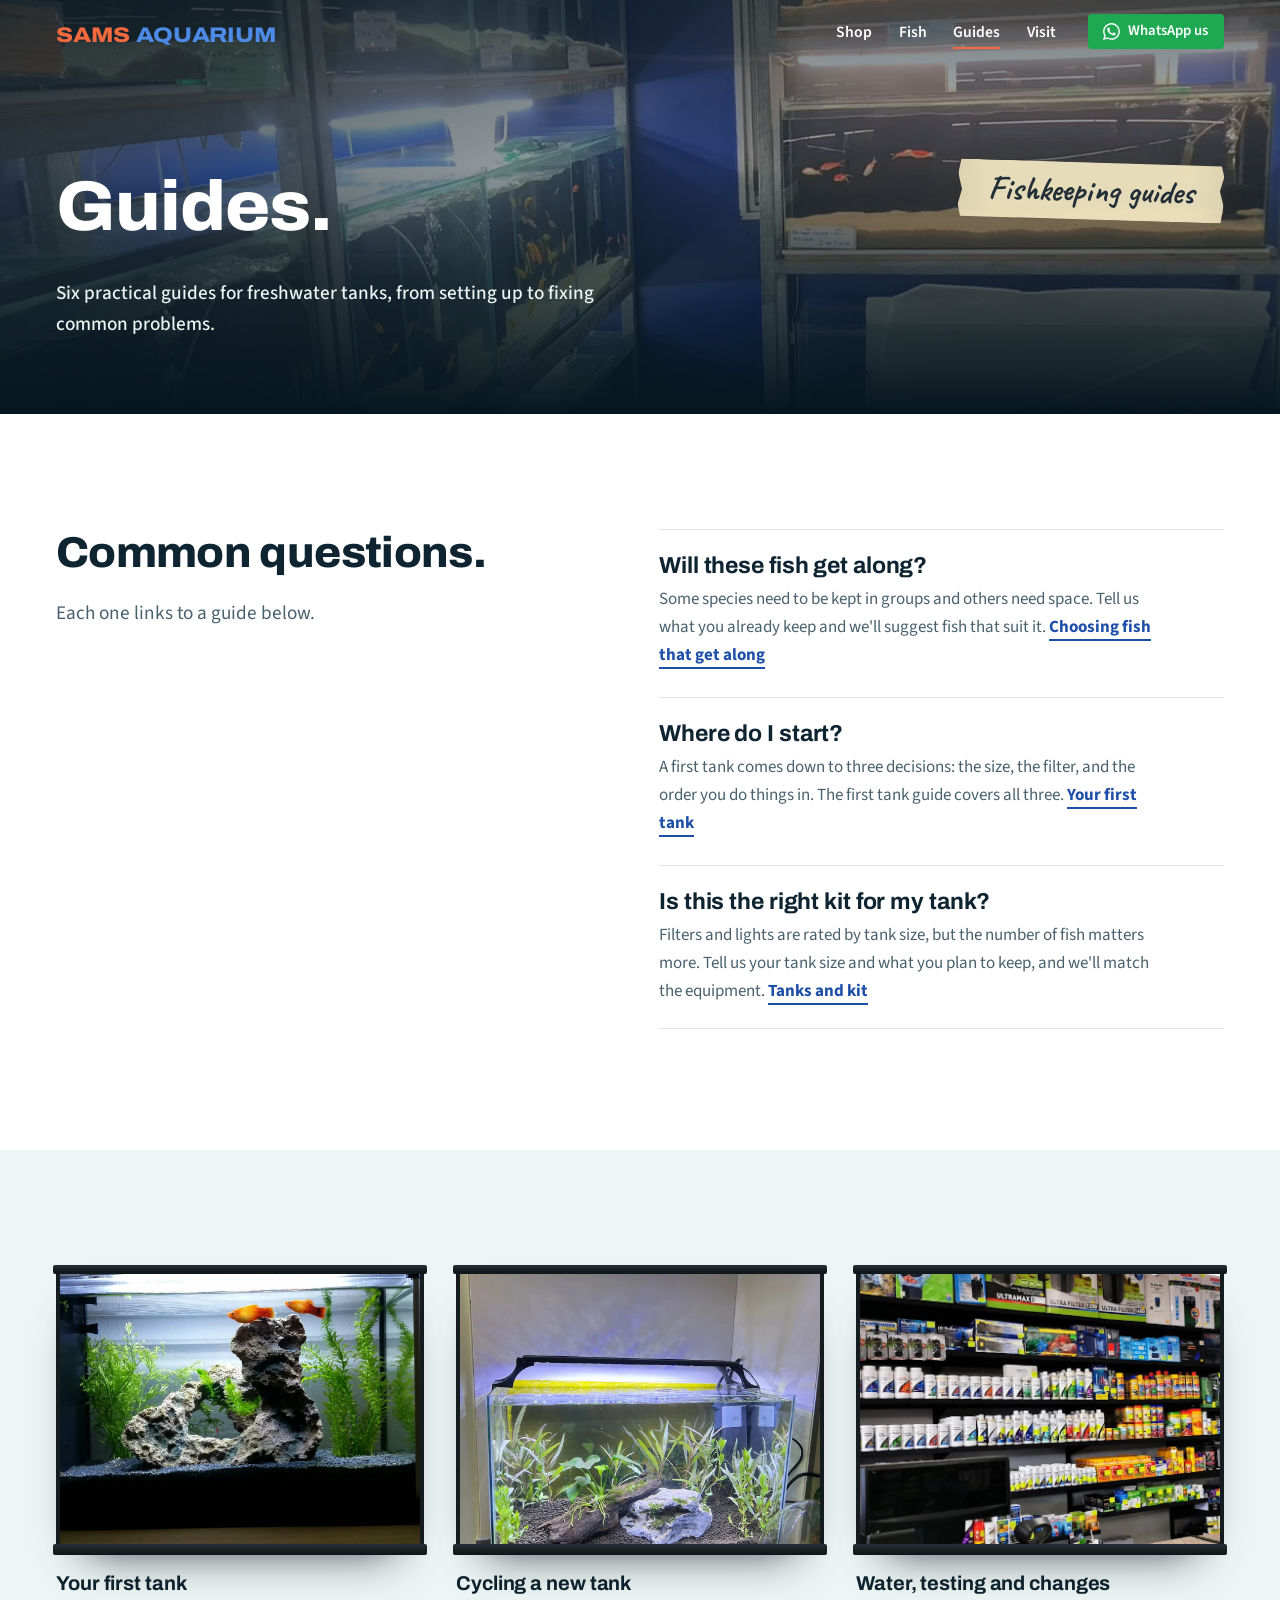
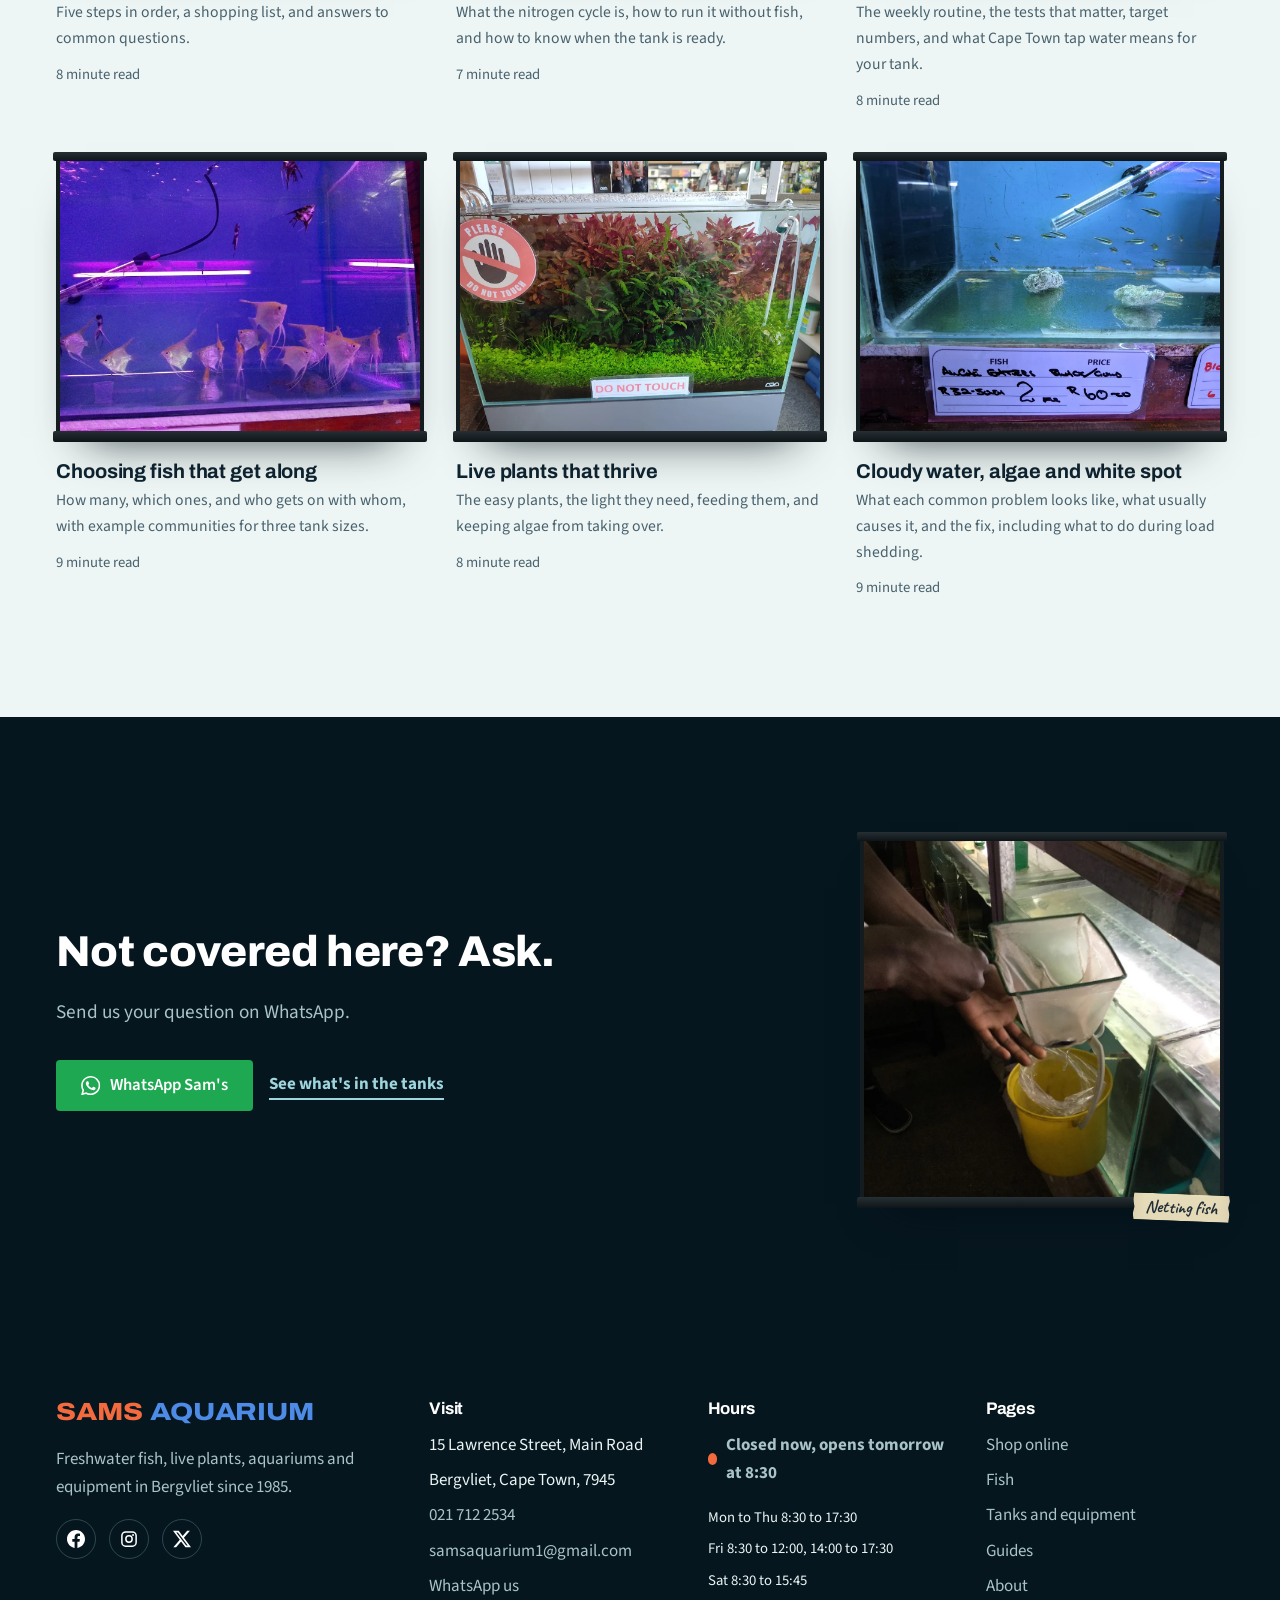
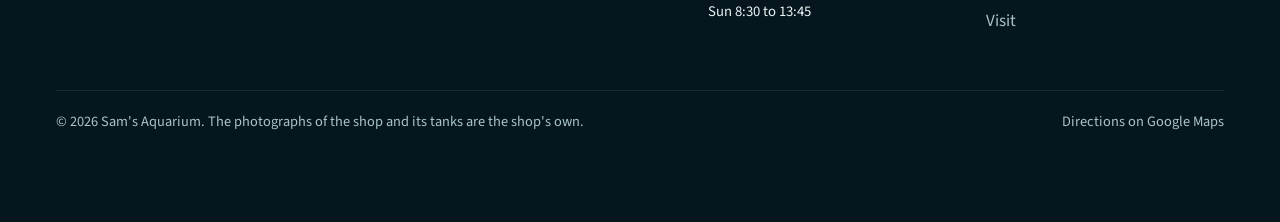
<file: guides.html>
<!DOCTYPE html>
<html lang="en-ZA">
<head>
<meta charset="utf-8">
<script>document.documentElement.classList.add('js');</script>
<meta name="viewport" content="width=device-width, initial-scale=1">
<title>Fishkeeping guides from Sam's Aquarium | Cape Town</title>
<meta name="description" content="Fishkeeping guides from a Cape Town fish shop: your first tank, cycling, water and testing, choosing fish that get along, live plants, and fixing common problems.">
<link rel="canonical" href="https://samsaquarium.co.za/guides.html">
<meta property="og:type" content="article">
<meta property="og:title" content="Fishkeeping guides from Sam's Aquarium">
<meta property="og:description" content="Fishkeeping guides from a Cape Town fish shop: your first tank, cycling, water and testing, choosing fish that get along, live plants, and fixing common problems.">
<meta property="og:image" content="https://skyeh01.github.io/sams-aquarium/assets/img/share/guides.jpg">
<meta property="og:image:width" content="1200">
<meta property="og:image:height" content="630">
<meta property="og:image:alt" content="Sam's Aquarium. Fishkeeping guides.">
<meta property="og:url" content="https://skyeh01.github.io/sams-aquarium/guides.html">
<meta property="og:site_name" content="Sam's Aquarium">
<meta name="twitter:card" content="summary_large_image">
<meta property="og:locale" content="en_ZA">
<meta name="theme-color" content="#06161f">
<link rel="icon" href="data:image/svg+xml,%3Csvg xmlns='http://www.w3.org/2000/svg' viewBox='0 0 40 40'%3E%3Ccircle cx='20' cy='20' r='20' fill='%230b2a38'/%3E%3Cpath d='M6 20C10 13 17 10 23 11c4 1 7 4 9 7l5-5v14l-5-5c-2 3-5 6-9 7C17 30 10 27 6 20z' fill='%23f26a3d'/%3E%3Ccircle cx='12' cy='18' r='1.8' fill='%2306161f'/%3E%3C/svg%3E">
<link rel="apple-touch-icon" href="assets/img/share/apple-touch-icon.png">
<link rel="preconnect" href="https://fonts.googleapis.com">
<link rel="preconnect" href="https://fonts.gstatic.com" crossorigin>
<link href="https://fonts.googleapis.com/css2?family=Archivo:wdth,wght@94..112,600..800&family=Source+Sans+3:ital,wght@0,400..700;1,400..700&family=Caveat:wght@500..700&display=swap" rel="stylesheet">
<link rel="stylesheet" href="assets/css/site.css">
</head>
<body data-section="guides.html">
<svg xmlns="http://www.w3.org/2000/svg" style="display:none" aria-hidden="true">
  <symbol id="i-wa" viewBox="0 0 24 24"><path fill="currentColor" d="M17.472 14.382c-.297-.149-1.758-.867-2.03-.967-.273-.099-.471-.148-.67.15-.197.297-.767.966-.94 1.164-.173.199-.347.223-.644.075-.297-.15-1.255-.463-2.39-1.475-.883-.788-1.48-1.761-1.653-2.059-.173-.297-.018-.458.13-.606.134-.133.298-.347.446-.52.149-.174.198-.298.298-.497.099-.198.05-.371-.025-.52-.075-.149-.669-1.612-.916-2.207-.242-.579-.487-.5-.669-.51-.173-.008-.371-.01-.57-.01-.198 0-.52.074-.792.372-.272.297-1.04 1.016-1.04 2.479 0 1.462 1.065 2.875 1.213 3.074.149.198 2.096 3.2 5.077 4.487.709.306 1.262.489 1.694.625.712.227 1.36.195 1.871.118.571-.085 1.758-.719 2.006-1.413.248-.694.248-1.289.173-1.413-.074-.124-.272-.198-.57-.347m-5.421 7.403h-.004a9.87 9.87 0 0 1-5.031-1.378l-.361-.214-3.741.982.998-3.648-.235-.374a9.86 9.86 0 0 1-1.51-5.26c.001-5.45 4.436-9.884 9.888-9.884 2.64 0 5.122 1.03 6.988 2.898a9.825 9.825 0 0 1 2.893 6.994c-.003 5.45-4.437 9.884-9.885 9.884m8.413-18.297A11.815 11.815 0 0 0 12.05 0C5.495 0 .16 5.335.157 11.892c0 2.096.547 4.142 1.588 5.945L.057 24l6.305-1.654a11.882 11.882 0 0 0 5.683 1.448h.005c6.554 0 11.89-5.335 11.893-11.893a11.821 11.821 0 0 0-3.48-8.413z"/></symbol>
  <symbol id="i-mark" viewBox="0 0 40 40"><circle cx="20" cy="20" r="20" fill="#0b2a38"/><path d="M6 20C10 13 17 10 23 11c4 1 7 4 9 7l5-5v14l-5-5c-2 3-5 6-9 7C17 30 10 27 6 20z" fill="#f26a3d"/><circle cx="12" cy="18" r="1.8" fill="#06161f"/></symbol>
  <symbol id="i-fb" viewBox="0 0 24 24"><path fill="currentColor" d="M24 12.073c0-6.627-5.373-12-12-12s-12 5.373-12 12c0 5.99 4.388 10.954 10.125 11.854v-8.385H7.078v-3.47h3.047V9.43c0-3.007 1.792-4.669 4.533-4.669 1.312 0 2.686.235 2.686.235v2.953H15.83c-1.491 0-1.956.925-1.956 1.874v2.25h3.328l-.532 3.47h-2.796v8.385C19.612 23.027 24 18.062 24 12.073z"/></symbol>
  <symbol id="i-ig" viewBox="0 0 24 24"><rect x="2.5" y="2.5" width="19" height="19" rx="5" fill="none" stroke="currentColor" stroke-width="2"/><circle cx="12" cy="12" r="4.2" fill="none" stroke="currentColor" stroke-width="2"/><circle cx="17.4" cy="6.6" r="1.3" fill="currentColor"/></symbol>
  <symbol id="i-x" viewBox="0 0 24 24"><path fill="currentColor" d="M18.901 1.153h3.68l-8.04 9.19L24 22.846h-7.406l-5.8-7.584-6.638 7.584H.474l8.6-9.83L0 1.154h7.594l5.243 6.932ZM17.61 20.644h2.039L6.486 3.24H4.298Z"/></symbol>
</svg>
<a class="skip" href="#main">Skip to content</a>

<header class="nav">
  <div class="wrap nav__inner">
    <a class="brand" href="index.html" aria-label="Sam's Aquarium home"><span class="wordmark"><b>Sams</b><span>Aquarium</span></span></a>
    <nav aria-label="Main">
      <ul class="nav__links">
        <li><a data-shop="" href="https://shop.samsaquarium.co.za/">Shop</a></li>
        <li><a href="fish.html">Fish</a></li>
        <li><a href="guides.html">Guides</a></li>
        <li><a href="visit.html">Visit</a></li>
        <li><a class="btn btn--wa nav__cta" data-wa="I have a fishkeeping question." href="#"><svg><use href="#i-wa"/></svg>WhatsApp us</a></li>
      </ul>
    </nav>
    <button class="nav__burger" aria-expanded="false" aria-label="Open menu" aria-controls="menu"><svg viewBox="0 0 28 28" aria-hidden="true"><path d="M3 7h22M3 14h22M3 21h22" stroke="currentColor" stroke-width="2.5" stroke-linecap="round"/></svg></button>
  </div>
</header>
<div class="menu" id="menu">
  <ul>
    <li><a data-shop="" href="https://shop.samsaquarium.co.za/">Shop</a></li>
    <li><a href="fish.html">Fish</a></li>
    <li><a href="guides.html">Guides</a></li>
    <li><a href="visit.html">Visit</a></li>
  </ul>
  <a class="btn btn--wa btn--big" data-wa="I have a fishkeeping question." href="#">WhatsApp Sam's</a>
</div>

<main id="main">

  <section class="page-hero page-hero--short" aria-label="Guides">
    <div class="hero__bg" data-parallax="0.12"><img src="assets/img/tank-racks-2024.webp" alt="Racks of stocked tanks against the shop's blue wall" width="1600" height="900" fetchpriority="high"></div>
    <div class="hero__veil"></div>
    <div class="hero__note"><span class="tape tape--lg tape--right">Fishkeeping guides</span></div>
    <div class="wrap hero__content">
      <h1>Guides.</h1>
      <p class="lead">Six practical guides for freshwater tanks, from setting up to fixing common problems.</p>
    </div>
  </section>

  <section class="section section--white">
    <div class="wrap problem">
      <div class="problem__head">
        <h2>Common questions.</h2>
        <p class="lead">Each one links to a guide below.</p>
      </div>
      <ul class="problem__list">
        <li>
          <h3>Will these fish get along?</h3>
          <p>Some species need to be kept in groups and others need space. Tell us what you already keep and we'll suggest fish that suit it. <a class="link" href="stocking.html">Choosing fish that get along</a></p>
        </li>
        <li>
          <h3>Where do I start?</h3>
          <p>A first tank comes down to three decisions: the size, the filter, and the order you do things in. The first tank guide covers all three. <a class="link" href="start.html">Your first tank</a></p>
        </li>
        <li>
          <h3>Is this the right kit for my tank?</h3>
          <p>Filters and lights are rated by tank size, but the number of fish matters more. Tell us your tank size and what you plan to keep, and we'll match the equipment. <a class="link" href="aquariums.html">Tanks and kit</a></p>
        </li>
      </ul>
    </div>
  </section>

  <section class="section">
    <div class="wrap">
      <div class="gcards gcards--hub">
        <a class="gcard" href="start.html">
          <figure class="tank">
            <div class="tank__img"><img src="assets/img/hardscape-planted.webp" alt="A planted aquarium with rock hardscape" width="1200" height="922" loading="lazy"></div>
          </figure>
          <h3>Your first tank</h3>
          <p>Five steps in order, a shopping list, and answers to common questions.</p>
          <span class="small dim">8 minute read</span>
        </a>
        <a class="gcard" href="cycling.html">
          <figure class="tank">
            <div class="tank__img tank__img--tall"><img src="assets/img/nano-planted.webp" alt="A small planted aquarium" width="1200" height="1600" loading="lazy"></div>
          </figure>
          <h3>Cycling a new tank</h3>
          <p>What the nitrogen cycle is, how to run it without fish, and how to know when the tank is ready.</p>
          <span class="small dim">7 minute read</span>
        </a>
        <a class="gcard" href="water.html">
          <figure class="tank">
            <div class="tank__img"><img src="assets/img/treatments-shelf.webp" alt="Shelves of water treatments and test kits" width="1200" height="553" loading="lazy"></div>
          </figure>
          <h3>Water, testing and changes</h3>
          <p>The weekly routine, the tests that matter, target numbers, and what Cape Town tap water means for your tank.</p>
          <span class="small dim">8 minute read</span>
        </a>
        <a class="gcard" href="stocking.html">
          <figure class="tank">
            <div class="tank__img"><img src="assets/img/angelfish.webp" alt="A group of angelfish" width="1200" height="900" loading="lazy"></div>
          </figure>
          <h3>Choosing fish that get along</h3>
          <p>How many, which ones, and who gets on with whom, with example communities for three tank sizes.</p>
          <span class="small dim">9 minute read</span>
        </a>
        <a class="gcard" href="plants.html">
          <figure class="tank">
            <div class="tank__img"><img src="assets/img/planted-red-green.webp" alt="Red and green aquarium plants in a display tank" width="1200" height="900" loading="lazy"></div>
          </figure>
          <h3>Live plants that thrive</h3>
          <p>The easy plants, the light they need, feeding them, and keeping algae from taking over.</p>
          <span class="small dim">8 minute read</span>
        </a>
        <a class="gcard" href="problems.html">
          <figure class="tank">
            <div class="tank__img"><img src="assets/img/algae-eater-label.webp" alt="A shop tank labelled algae eaters" width="1200" height="900" loading="lazy"></div>
          </figure>
          <h3>Cloudy water, algae and white spot</h3>
          <p>What each common problem looks like, what usually causes it, and the fix, including what to do during load shedding.</p>
          <span class="small dim">9 minute read</span>
        </a>
      </div>
    </div>
  </section>

  <section class="section section--deep cta-band">
    <div class="wrap cta-band__inner">
      <div class="cta-band__body">
        <h2>Not covered here? Ask.</h2>
        <p class="lead">Send us your question on WhatsApp.</p>
        <div class="cluster mt-2">
          <a class="btn btn--wa btn--big" data-wa="I have a fishkeeping question." href="#"><svg><use href="#i-wa"/></svg>WhatsApp Sam's</a>
          <a class="link" href="fish.html">See what's in the tanks</a>
        </div>
      </div>
      <div class="cta-band__aside">
        <figure class="tank tank--label-right">
          <div class="tank__img tank__img--square"><img src="assets/img/netting-fish.webp" alt="A staff member netting fish from a tank" width="1200" height="900" loading="lazy"></div>
          <figcaption class="tank__label"><span class="tape tape--sm">Netting fish</span></figcaption>
        </figure>
      </div>
    </div>
  </section>

</main>

<footer class="footer">
  <div class="wrap footer__grid">
    <div>
      <a class="brand" href="index.html" aria-label="Sam's Aquarium home"><span class="wordmark"><b>Sams</b><span>Aquarium</span></span></a>
      <p class="mt-1">Freshwater fish, live plants, aquariums and equipment in Bergvliet since 1985.</p>
      <div class="socials">
        <a href="https://www.facebook.com/samsaquariumbergvliet/" target="_blank" rel="noopener" aria-label="Sam's Aquarium on Facebook"><svg><use href="#i-fb"/></svg></a>
        <a href="https://www.instagram.com/samsaquarium/" target="_blank" rel="noopener" aria-label="Sam's Aquarium on Instagram"><svg><use href="#i-ig"/></svg></a>
        <a href="https://x.com/aquarium_sam" target="_blank" rel="noopener" aria-label="Sam's Aquarium on X"><svg><use href="#i-x"/></svg></a>
      </div>
    </div>
    <div>
      <h4>Visit</h4>
      <ul>
        <li>15 Lawrence Street, Main Road</li>
        <li>Bergvliet, Cape Town, 7945</li>
        <li><a href="tel:+27217122534">021 712 2534</a></li>
        <li><a href="mailto:samsaquarium1@gmail.com">samsaquarium1@gmail.com</a></li>
        <li><a data-wa="I'd like to ask about what you have in stock." href="#">WhatsApp us</a></li>
      </ul>
    </div>
    <div>
      <h4>Hours</h4>
      <p class="open-now" data-open-now>Open 7 days a week</p>
      <ul class="small">
        <li>Mon to Thu 8:30 to 17:30</li>
        <li>Fri 8:30 to 12:00, 14:00 to 17:30</li>
        <li>Sat 8:30 to 15:45</li>
        <li>Sun 8:30 to 13:45</li>
      </ul>
    </div>
    <div>
      <h4>Pages</h4>
      <ul>
        <li><a data-shop="" href="https://shop.samsaquarium.co.za/">Shop online</a></li>
        <li><a href="fish.html">Fish</a></li>
        <li><a href="aquariums.html">Tanks and equipment</a></li>
        <li><a href="guides.html">Guides</a></li>
        <li><a href="about.html">About</a></li>
        <li><a href="visit.html">Visit</a></li>
      </ul>
    </div>
  </div>
  <div class="wrap footer__bottom">
    <span>© <span data-year>2026</span> Sam's Aquarium. The photographs of the shop and its tanks are the shop's own.</span>
    <a href="https://maps.app.goo.gl/krWGz6CrjPNxJzxE7" target="_blank" rel="noopener">Directions on Google Maps</a>
  </div>
</footer>

<a class="wa-float" data-wa="I have a fishkeeping question." href="#" aria-label="Message Sam's Aquarium on WhatsApp"><svg><use href="#i-wa"/></svg><span>WhatsApp us</span></a>

<script src="assets/js/site.js"></script>
</body>
</html>
</file>
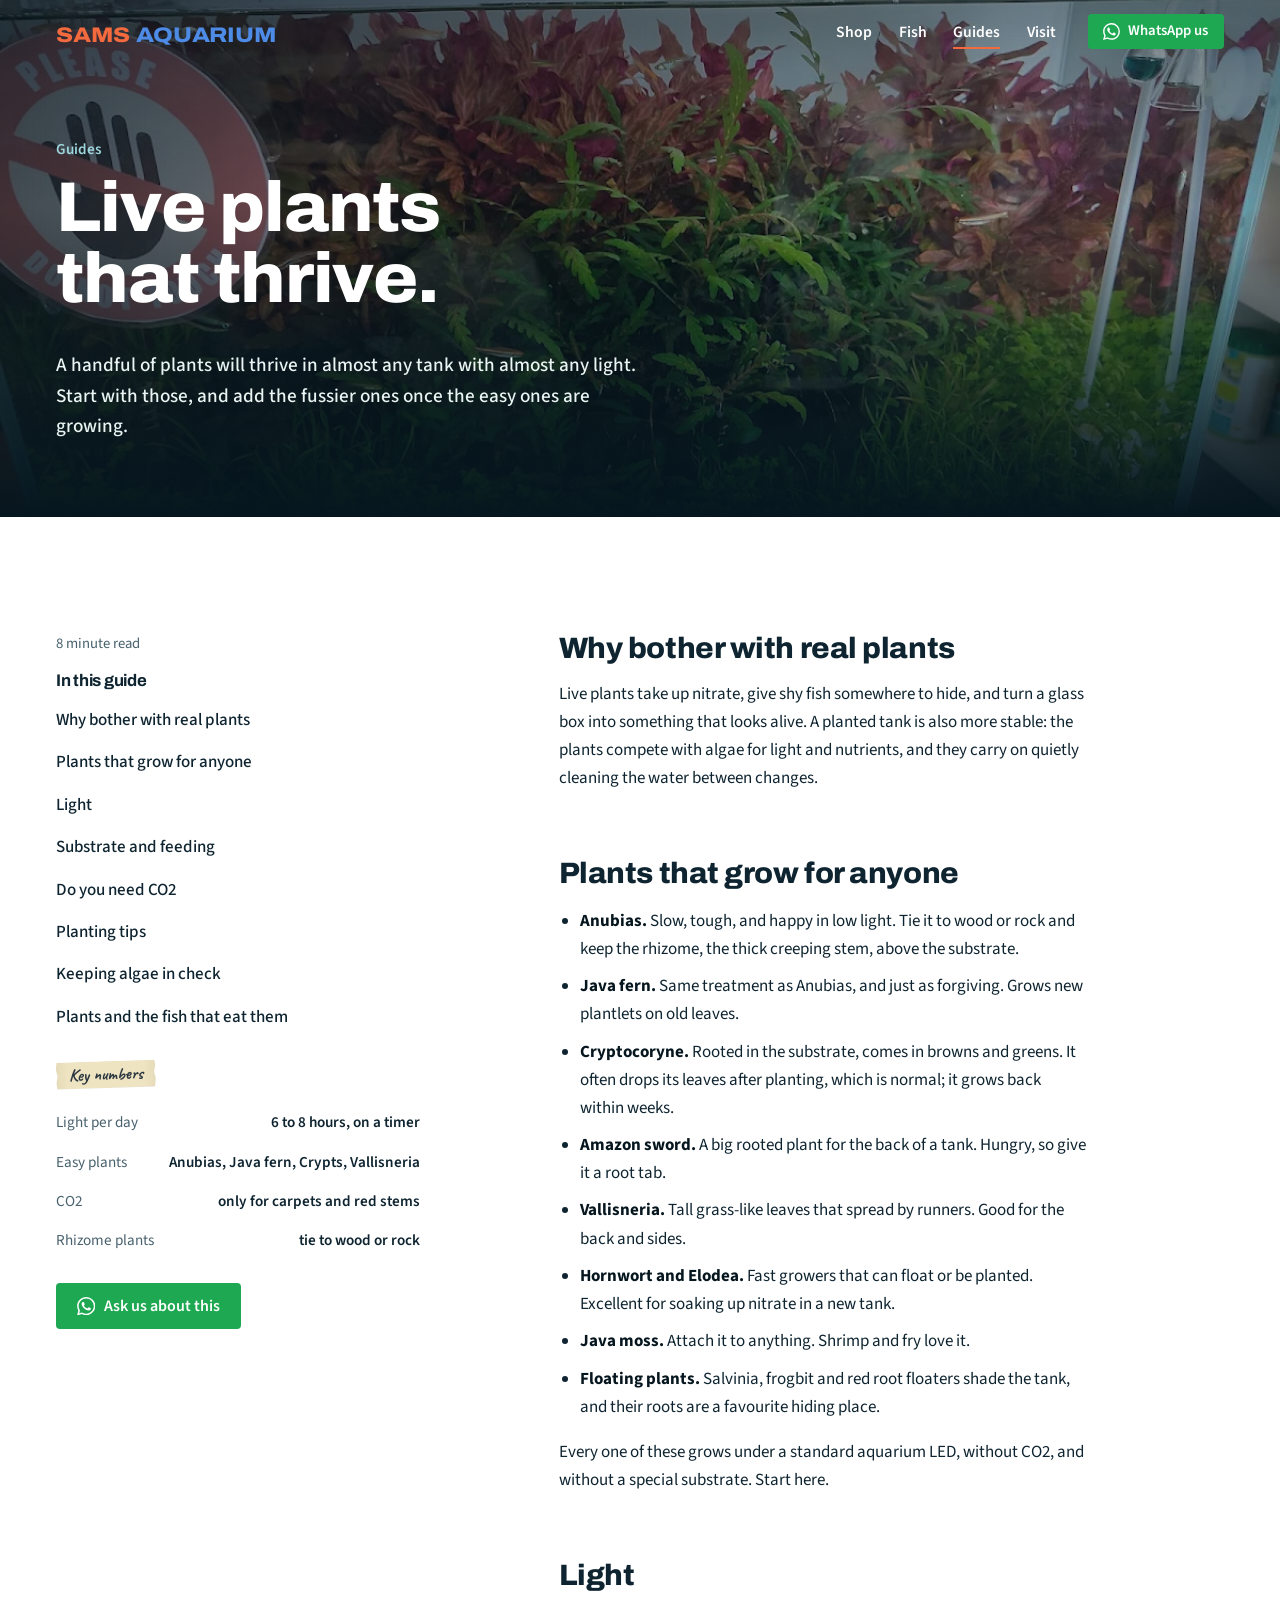
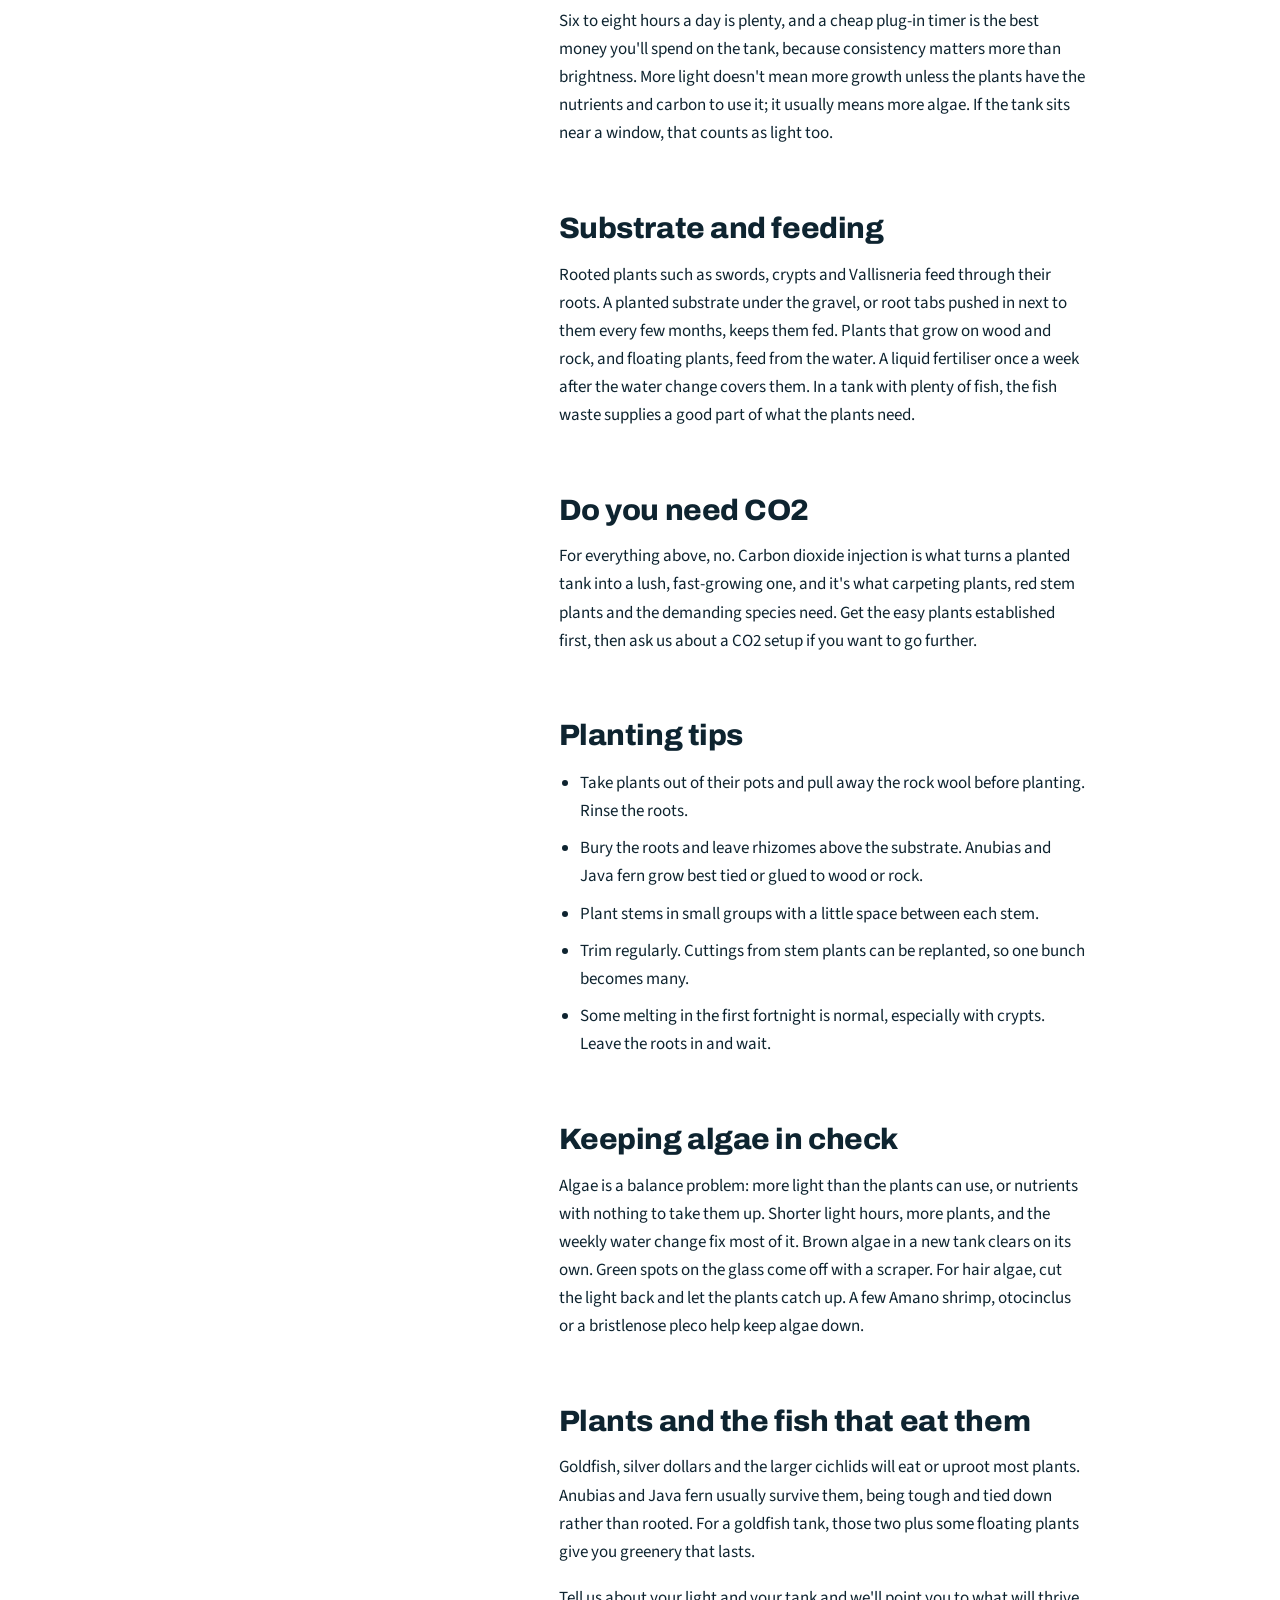
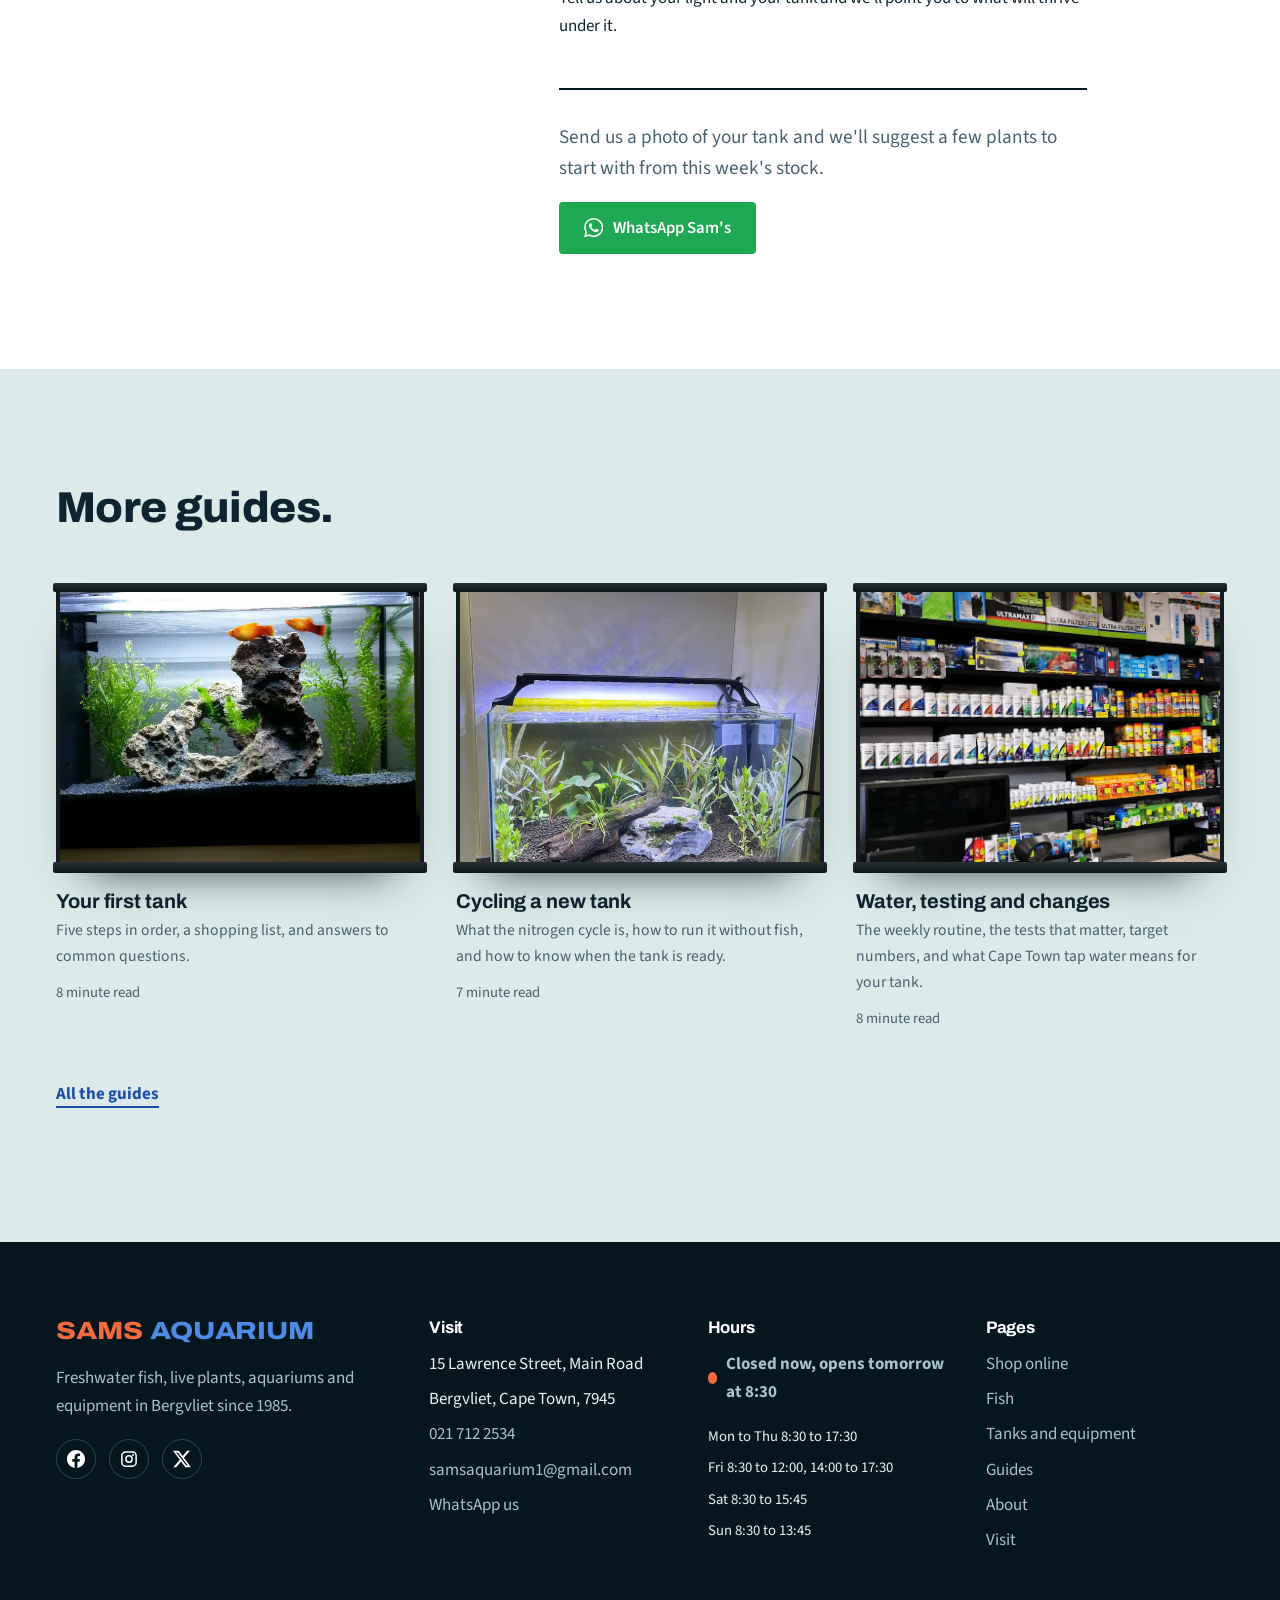
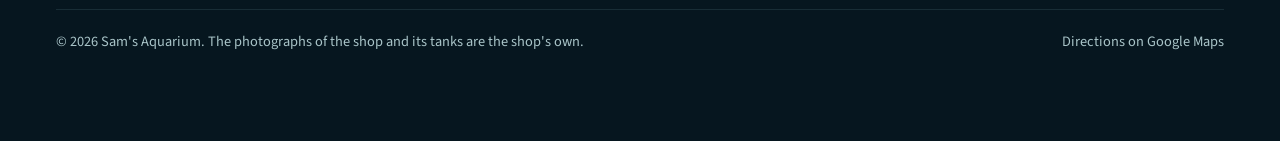
<file: plants.html>
<!DOCTYPE html>
<html lang="en-ZA">
<head>
<meta charset="utf-8">
<script>document.documentElement.classList.add('js');</script>
<meta name="viewport" content="width=device-width, initial-scale=1">
<title>Live aquarium plants that thrive: a beginner's guide | Sam's Aquarium, Cape Town</title>
<meta name="description" content="The easy plants that thrive without CO2, how much light they need, substrate and fertiliser, planting tips, keeping algae in check, and which plants survive goldfish and cichlids.">
<link rel="canonical" href="https://samsaquarium.co.za/plants.html">
<meta property="og:type" content="article">
<meta property="og:title" content="Live aquarium plants that thrive: a beginner's guide">
<meta property="og:description" content="The easy plants that thrive without CO2, how much light they need, substrate and fertiliser, planting tips, keeping algae in check, and which plants survive goldfish and cichlids.">
<meta property="og:image" content="https://skyeh01.github.io/sams-aquarium/assets/img/share/plants.jpg">
<meta property="og:image:width" content="1200">
<meta property="og:image:height" content="630">
<meta property="og:image:alt" content="Sam's Aquarium. Live plants that thrive.">
<meta property="og:url" content="https://skyeh01.github.io/sams-aquarium/plants.html">
<meta property="og:site_name" content="Sam's Aquarium">
<meta name="twitter:card" content="summary_large_image">
<meta property="og:locale" content="en_ZA">
<meta name="theme-color" content="#06161f">
<link rel="icon" href="data:image/svg+xml,%3Csvg xmlns='http://www.w3.org/2000/svg' viewBox='0 0 40 40'%3E%3Ccircle cx='20' cy='20' r='20' fill='%230b2a38'/%3E%3Cpath d='M6 20C10 13 17 10 23 11c4 1 7 4 9 7l5-5v14l-5-5c-2 3-5 6-9 7C17 30 10 27 6 20z' fill='%23f26a3d'/%3E%3Ccircle cx='12' cy='18' r='1.8' fill='%2306161f'/%3E%3C/svg%3E">
<link rel="apple-touch-icon" href="assets/img/share/apple-touch-icon.png">
<link rel="preconnect" href="https://fonts.googleapis.com">
<link rel="preconnect" href="https://fonts.gstatic.com" crossorigin>
<link href="https://fonts.googleapis.com/css2?family=Archivo:wdth,wght@94..112,600..800&family=Source+Sans+3:ital,wght@0,400..700;1,400..700&family=Caveat:wght@500..700&display=swap" rel="stylesheet">
<link rel="stylesheet" href="assets/css/site.css">
<script type="application/ld+json">
{
  "@context": "https://schema.org",
  "@type": "Article",
  "headline": "Live plants that thrive.",
  "description": "The easy plants that thrive without CO2, how much light they need, substrate and fertiliser, planting tips, keeping algae in check, and which plants survive goldfish and cichlids.",
  "url": "https://samsaquarium.co.za/plants.html",
  "image": "https://samsaquarium.co.za/assets/img/planted-red-green.webp",
  "datePublished": "2026-09-22",
  "dateModified": "2026-09-22",
  "wordCount": 688,
  "inLanguage": "en-ZA",
  "author": {
    "@type": "Organization",
    "name": "Sam's Aquarium",
    "url": "https://samsaquarium.co.za/"
  },
  "publisher": {
    "@type": "Organization",
    "name": "Sam's Aquarium"
  }
}
</script>
</head>
<body data-section="guides.html">
<svg xmlns="http://www.w3.org/2000/svg" style="display:none" aria-hidden="true">
  <symbol id="i-wa" viewBox="0 0 24 24"><path fill="currentColor" d="M17.472 14.382c-.297-.149-1.758-.867-2.03-.967-.273-.099-.471-.148-.67.15-.197.297-.767.966-.94 1.164-.173.199-.347.223-.644.075-.297-.15-1.255-.463-2.39-1.475-.883-.788-1.48-1.761-1.653-2.059-.173-.297-.018-.458.13-.606.134-.133.298-.347.446-.52.149-.174.198-.298.298-.497.099-.198.05-.371-.025-.52-.075-.149-.669-1.612-.916-2.207-.242-.579-.487-.5-.669-.51-.173-.008-.371-.01-.57-.01-.198 0-.52.074-.792.372-.272.297-1.04 1.016-1.04 2.479 0 1.462 1.065 2.875 1.213 3.074.149.198 2.096 3.2 5.077 4.487.709.306 1.262.489 1.694.625.712.227 1.36.195 1.871.118.571-.085 1.758-.719 2.006-1.413.248-.694.248-1.289.173-1.413-.074-.124-.272-.198-.57-.347m-5.421 7.403h-.004a9.87 9.87 0 0 1-5.031-1.378l-.361-.214-3.741.982.998-3.648-.235-.374a9.86 9.86 0 0 1-1.51-5.26c.001-5.45 4.436-9.884 9.888-9.884 2.64 0 5.122 1.03 6.988 2.898a9.825 9.825 0 0 1 2.893 6.994c-.003 5.45-4.437 9.884-9.885 9.884m8.413-18.297A11.815 11.815 0 0 0 12.05 0C5.495 0 .16 5.335.157 11.892c0 2.096.547 4.142 1.588 5.945L.057 24l6.305-1.654a11.882 11.882 0 0 0 5.683 1.448h.005c6.554 0 11.89-5.335 11.893-11.893a11.821 11.821 0 0 0-3.48-8.413z"/></symbol>
  <symbol id="i-mark" viewBox="0 0 40 40"><circle cx="20" cy="20" r="20" fill="#0b2a38"/><path d="M6 20C10 13 17 10 23 11c4 1 7 4 9 7l5-5v14l-5-5c-2 3-5 6-9 7C17 30 10 27 6 20z" fill="#f26a3d"/><circle cx="12" cy="18" r="1.8" fill="#06161f"/></symbol>
  <symbol id="i-fb" viewBox="0 0 24 24"><path fill="currentColor" d="M24 12.073c0-6.627-5.373-12-12-12s-12 5.373-12 12c0 5.99 4.388 10.954 10.125 11.854v-8.385H7.078v-3.47h3.047V9.43c0-3.007 1.792-4.669 4.533-4.669 1.312 0 2.686.235 2.686.235v2.953H15.83c-1.491 0-1.956.925-1.956 1.874v2.25h3.328l-.532 3.47h-2.796v8.385C19.612 23.027 24 18.062 24 12.073z"/></symbol>
  <symbol id="i-ig" viewBox="0 0 24 24"><rect x="2.5" y="2.5" width="19" height="19" rx="5" fill="none" stroke="currentColor" stroke-width="2"/><circle cx="12" cy="12" r="4.2" fill="none" stroke="currentColor" stroke-width="2"/><circle cx="17.4" cy="6.6" r="1.3" fill="currentColor"/></symbol>
  <symbol id="i-x" viewBox="0 0 24 24"><path fill="currentColor" d="M18.901 1.153h3.68l-8.04 9.19L24 22.846h-7.406l-5.8-7.584-6.638 7.584H.474l8.6-9.83L0 1.154h7.594l5.243 6.932ZM17.61 20.644h2.039L6.486 3.24H4.298Z"/></symbol>
</svg>
<a class="skip" href="#main">Skip to content</a>

<header class="nav">
  <div class="wrap nav__inner">
    <a class="brand" href="index.html" aria-label="Sam's Aquarium home"><span class="wordmark"><b>Sams</b><span>Aquarium</span></span></a>
    <nav aria-label="Main">
      <ul class="nav__links">
        <li><a data-shop="" href="https://shop.samsaquarium.co.za/">Shop</a></li>
        <li><a href="fish.html">Fish</a></li>
        <li><a href="guides.html">Guides</a></li>
        <li><a href="visit.html">Visit</a></li>
        <li><a class="btn btn--wa nav__cta" data-wa="I'd like to add live plants.&#10;Tank size: &#10;Light: " href="#"><svg><use href="#i-wa"/></svg>WhatsApp us</a></li>
      </ul>
    </nav>
    <button class="nav__burger" aria-expanded="false" aria-label="Open menu" aria-controls="menu"><svg viewBox="0 0 28 28" aria-hidden="true"><path d="M3 7h22M3 14h22M3 21h22" stroke="currentColor" stroke-width="2.5" stroke-linecap="round"/></svg></button>
  </div>
</header>
<div class="menu" id="menu">
  <ul>
    <li><a data-shop="" href="https://shop.samsaquarium.co.za/">Shop</a></li>
    <li><a href="fish.html">Fish</a></li>
    <li><a href="guides.html">Guides</a></li>
    <li><a href="visit.html">Visit</a></li>
  </ul>
  <a class="btn btn--wa btn--big" data-wa="I'd like to add live plants.&#10;Tank size: &#10;Light: " href="#">WhatsApp Sam's</a>
</div>

<main id="main">

  <section class="page-hero page-hero--short" aria-label="Live plants that thrive">
    <div class="hero__bg" data-parallax="0.12"><img src="assets/img/planted-red-green.webp" alt="Red and green aquarium plants in a display tank" width="1200" height="900" fetchpriority="high"></div>
    <div class="hero__veil"></div>
    <div class="wrap hero__content">
      <p class="crumb"><a href="guides.html">Guides</a></p>
      <h1>Live plants that thrive.</h1>
      <p class="lead">A handful of plants will thrive in almost any tank with almost any light. Start with those, and add the fussier ones once the easy ones are growing.</p>
    </div>
  </section>

  <section class="section section--white">
    <div class="wrap guide">
      <aside class="guide__aside">
        <div class="aside-box">
          <p class="small dim">8 minute read</p>
          <h4>In this guide</h4>
          <ol class="toc"><li><a href="#why">Why bother with real plants</a></li><li><a href="#easy">Plants that grow for anyone</a></li><li><a href="#light">Light</a></li><li><a href="#feeding">Substrate and feeding</a></li><li><a href="#co2">Do you need CO2</a></li><li><a href="#planting">Planting tips</a></li><li><a href="#algae">Keeping algae in check</a></li><li><a href="#fish">Plants and the fish that eat them</a></li></ol>
          <div class="keyfacts">
            <span class="tape tape--sm">Key numbers</span>
            <dl><div><dt>Light per day</dt><dd>6 to 8 hours, on a timer</dd></div><div><dt>Easy plants</dt><dd>Anubias, Java fern, Crypts, Vallisneria</dd></div><div><dt>CO2</dt><dd>only for carpets and red stems</dd></div><div><dt>Rhizome plants</dt><dd>tie to wood or rock</dd></div></dl>
          </div>
          <a class="btn btn--wa" data-wa="I'd like to add live plants.&#10;Tank size: &#10;Light: " href="#"><svg><use href="#i-wa"/></svg>Ask us about this</a>
        </div>
      </aside>
      <article class="article">

<h2 id="why">Why bother with real plants</h2>
<p>Live plants take up nitrate, give shy fish somewhere to hide, and turn a glass box into something that looks alive. A planted tank is also more stable: the plants compete with algae for light and nutrients, and they carry on quietly cleaning the water between changes.</p>

<h2 id="easy">Plants that grow for anyone</h2>
<ul>
  <li><strong>Anubias.</strong> Slow, tough, and happy in low light. Tie it to wood or rock and keep the rhizome, the thick creeping stem, above the substrate.</li>
  <li><strong>Java fern.</strong> Same treatment as Anubias, and just as forgiving. Grows new plantlets on old leaves.</li>
  <li><strong>Cryptocoryne.</strong> Rooted in the substrate, comes in browns and greens. It often drops its leaves after planting, which is normal; it grows back within weeks.</li>
  <li><strong>Amazon sword.</strong> A big rooted plant for the back of a tank. Hungry, so give it a root tab.</li>
  <li><strong>Vallisneria.</strong> Tall grass-like leaves that spread by runners. Good for the back and sides.</li>
  <li><strong>Hornwort and Elodea.</strong> Fast growers that can float or be planted. Excellent for soaking up nitrate in a new tank.</li>
  <li><strong>Java moss.</strong> Attach it to anything. Shrimp and fry love it.</li>
  <li><strong>Floating plants.</strong> Salvinia, frogbit and red root floaters shade the tank, and their roots are a favourite hiding place.</li>
</ul>
<p>Every one of these grows under a standard aquarium LED, without CO2, and without a special substrate. Start here.</p>

<h2 id="light">Light</h2>
<p>Six to eight hours a day is plenty, and a cheap plug-in timer is the best money you'll spend on the tank, because consistency matters more than brightness. More light doesn't mean more growth unless the plants have the nutrients and carbon to use it; it usually means more algae. If the tank sits near a window, that counts as light too.</p>

<h2 id="feeding">Substrate and feeding</h2>
<p>Rooted plants such as swords, crypts and Vallisneria feed through their roots. A planted substrate under the gravel, or root tabs pushed in next to them every few months, keeps them fed. Plants that grow on wood and rock, and floating plants, feed from the water. A liquid fertiliser once a week after the water change covers them. In a tank with plenty of fish, the fish waste supplies a good part of what the plants need.</p>

<h2 id="co2">Do you need CO2</h2>
<p>For everything above, no. Carbon dioxide injection is what turns a planted tank into a lush, fast-growing one, and it's what carpeting plants, red stem plants and the demanding species need. Get the easy plants established first, then ask us about a CO2 setup if you want to go further.</p>

<h2 id="planting">Planting tips</h2>
<ul>
  <li>Take plants out of their pots and pull away the rock wool before planting. Rinse the roots.</li>
  <li>Bury the roots and leave rhizomes above the substrate. Anubias and Java fern grow best tied or glued to wood or rock.</li>
  <li>Plant stems in small groups with a little space between each stem.</li>
  <li>Trim regularly. Cuttings from stem plants can be replanted, so one bunch becomes many.</li>
  <li>Some melting in the first fortnight is normal, especially with crypts. Leave the roots in and wait.</li>
</ul>

<h2 id="algae">Keeping algae in check</h2>
<p>Algae is a balance problem: more light than the plants can use, or nutrients with nothing to take them up. Shorter light hours, more plants, and the weekly water change fix most of it. Brown algae in a new tank clears on its own. Green spots on the glass come off with a scraper. For hair algae, cut the light back and let the plants catch up. A few Amano shrimp, otocinclus or a bristlenose pleco help keep algae down.</p>

<h2 id="fish">Plants and the fish that eat them</h2>
<p>Goldfish, silver dollars and the larger cichlids will eat or uproot most plants. Anubias and Java fern usually survive them, being tough and tied down rather than rooted. For a goldfish tank, those two plus some floating plants give you greenery that lasts.</p>
<p>Tell us about your light and your tank and we'll point you to what will thrive under it.</p>

        <div class="article__end">
          <p class="lead">Send us a photo of your tank and we'll suggest a few plants to start with from this week's stock.</p>
          <a class="btn btn--wa btn--big" data-wa="I'd like to add live plants.&#10;Tank size: &#10;Light: " href="#"><svg><use href="#i-wa"/></svg>WhatsApp Sam's</a>
        </div>
      </article>
    </div>
  </section>

  <section class="section section--surface guide-more">
    <div class="wrap">
      <div class="section-head"><h2>More guides.</h2></div>
      <div class="gcards">
        <a class="gcard" href="start.html">
          <figure class="tank">
            <div class="tank__img"><img src="assets/img/hardscape-planted.webp" alt="A planted aquarium with rock hardscape" width="1200" height="922" loading="lazy"></div>
          </figure>
          <h3>Your first tank</h3>
          <p>Five steps in order, a shopping list, and answers to common questions.</p>
          <span class="small dim">8 minute read</span>
        </a>
        <a class="gcard" href="cycling.html">
          <figure class="tank">
            <div class="tank__img tank__img--tall"><img src="assets/img/nano-planted.webp" alt="A small planted aquarium" width="1200" height="1600" loading="lazy"></div>
          </figure>
          <h3>Cycling a new tank</h3>
          <p>What the nitrogen cycle is, how to run it without fish, and how to know when the tank is ready.</p>
          <span class="small dim">7 minute read</span>
        </a>
        <a class="gcard" href="water.html">
          <figure class="tank">
            <div class="tank__img"><img src="assets/img/treatments-shelf.webp" alt="Shelves of water treatments and test kits" width="1200" height="553" loading="lazy"></div>
          </figure>
          <h3>Water, testing and changes</h3>
          <p>The weekly routine, the tests that matter, target numbers, and what Cape Town tap water means for your tank.</p>
          <span class="small dim">8 minute read</span>
        </a>
      </div>
      <p class="mt-3"><a class="link" href="guides.html">All the guides</a></p>
    </div>
  </section>

</main>

<footer class="footer">
  <div class="wrap footer__grid">
    <div>
      <a class="brand" href="index.html" aria-label="Sam's Aquarium home"><span class="wordmark"><b>Sams</b><span>Aquarium</span></span></a>
      <p class="mt-1">Freshwater fish, live plants, aquariums and equipment in Bergvliet since 1985.</p>
      <div class="socials">
        <a href="https://www.facebook.com/samsaquariumbergvliet/" target="_blank" rel="noopener" aria-label="Sam's Aquarium on Facebook"><svg><use href="#i-fb"/></svg></a>
        <a href="https://www.instagram.com/samsaquarium/" target="_blank" rel="noopener" aria-label="Sam's Aquarium on Instagram"><svg><use href="#i-ig"/></svg></a>
        <a href="https://x.com/aquarium_sam" target="_blank" rel="noopener" aria-label="Sam's Aquarium on X"><svg><use href="#i-x"/></svg></a>
      </div>
    </div>
    <div>
      <h4>Visit</h4>
      <ul>
        <li>15 Lawrence Street, Main Road</li>
        <li>Bergvliet, Cape Town, 7945</li>
        <li><a href="tel:+27217122534">021 712 2534</a></li>
        <li><a href="mailto:samsaquarium1@gmail.com">samsaquarium1@gmail.com</a></li>
        <li><a data-wa="I'd like to ask about what you have in stock." href="#">WhatsApp us</a></li>
      </ul>
    </div>
    <div>
      <h4>Hours</h4>
      <p class="open-now" data-open-now>Open 7 days a week</p>
      <ul class="small">
        <li>Mon to Thu 8:30 to 17:30</li>
        <li>Fri 8:30 to 12:00, 14:00 to 17:30</li>
        <li>Sat 8:30 to 15:45</li>
        <li>Sun 8:30 to 13:45</li>
      </ul>
    </div>
    <div>
      <h4>Pages</h4>
      <ul>
        <li><a data-shop="" href="https://shop.samsaquarium.co.za/">Shop online</a></li>
        <li><a href="fish.html">Fish</a></li>
        <li><a href="aquariums.html">Tanks and equipment</a></li>
        <li><a href="guides.html">Guides</a></li>
        <li><a href="about.html">About</a></li>
        <li><a href="visit.html">Visit</a></li>
      </ul>
    </div>
  </div>
  <div class="wrap footer__bottom">
    <span>© <span data-year>2026</span> Sam's Aquarium. The photographs of the shop and its tanks are the shop's own.</span>
    <a href="https://maps.app.goo.gl/krWGz6CrjPNxJzxE7" target="_blank" rel="noopener">Directions on Google Maps</a>
  </div>
</footer>

<a class="wa-float" data-wa="I'd like to add live plants.&#10;Tank size: &#10;Light: " href="#" aria-label="Message Sam's Aquarium on WhatsApp"><svg><use href="#i-wa"/></svg><span>WhatsApp us</span></a>

<script src="assets/js/site.js"></script>
</body>
</html>
</file>
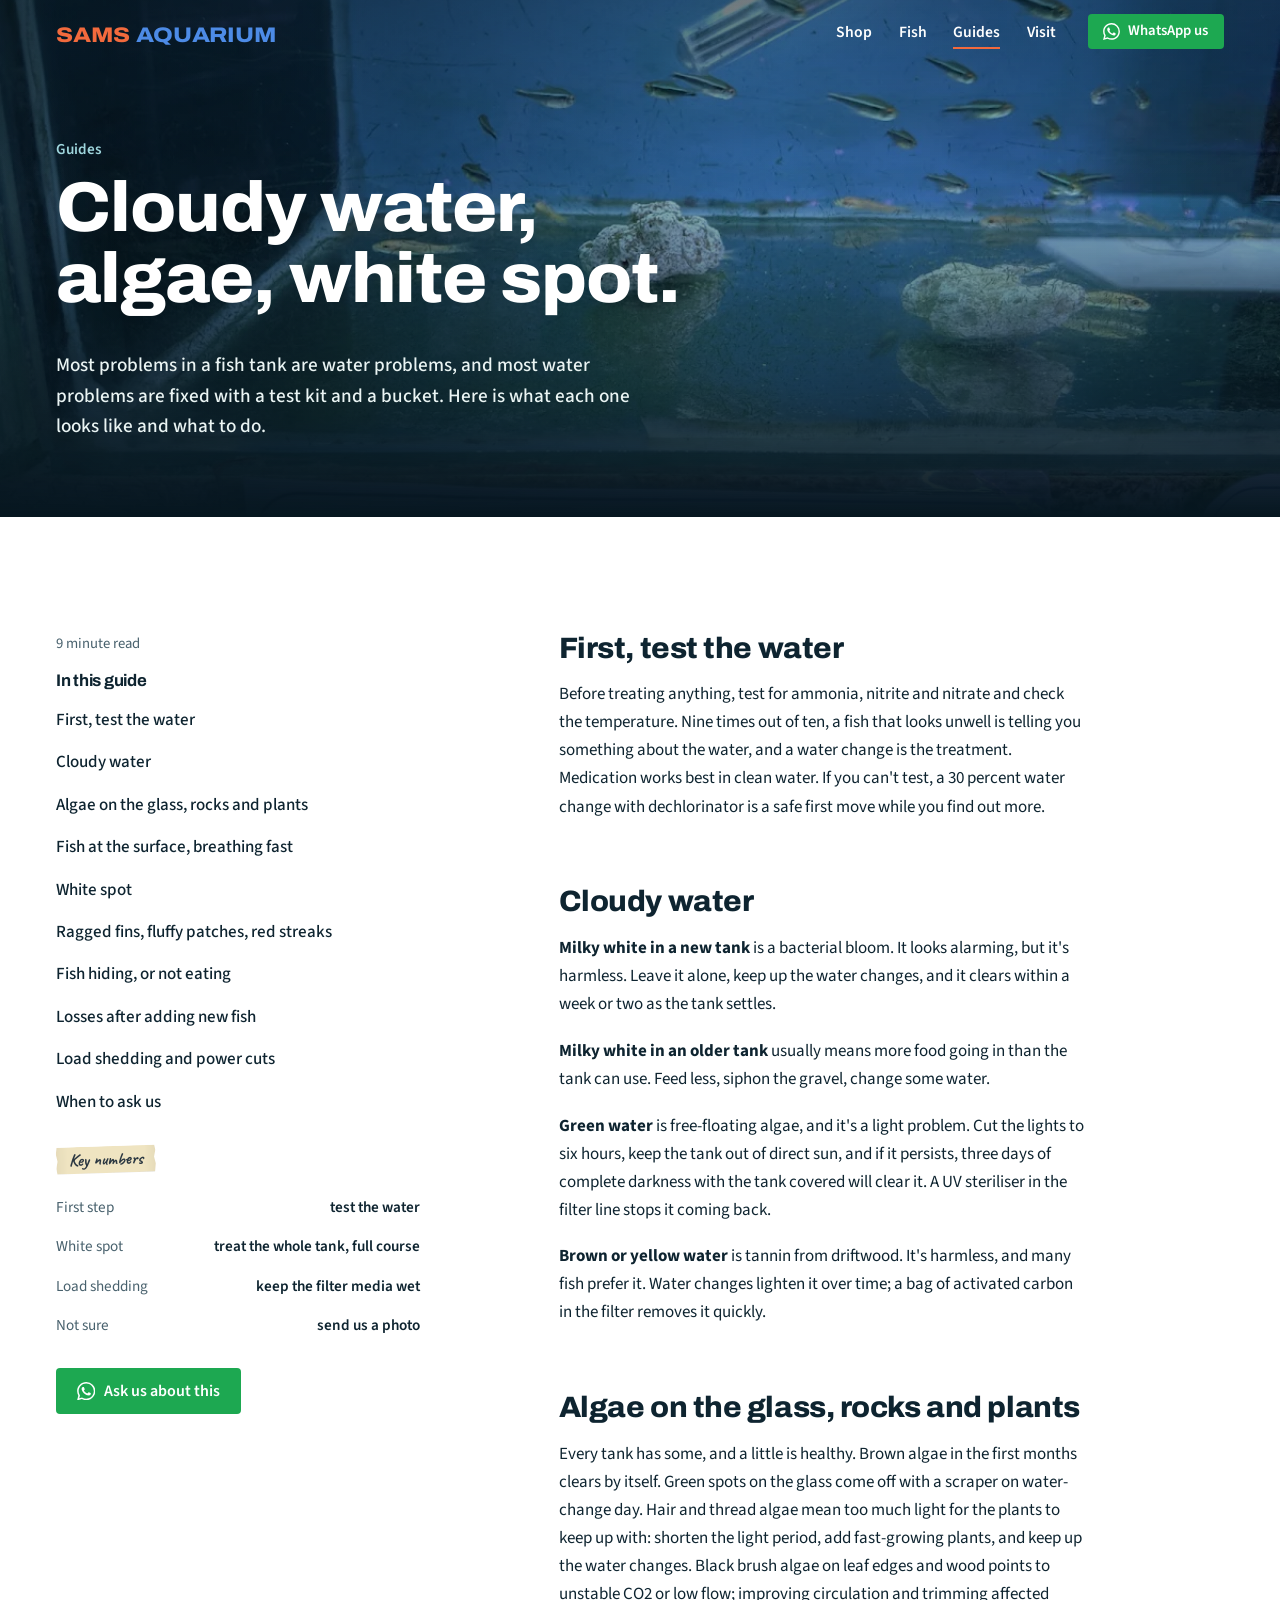
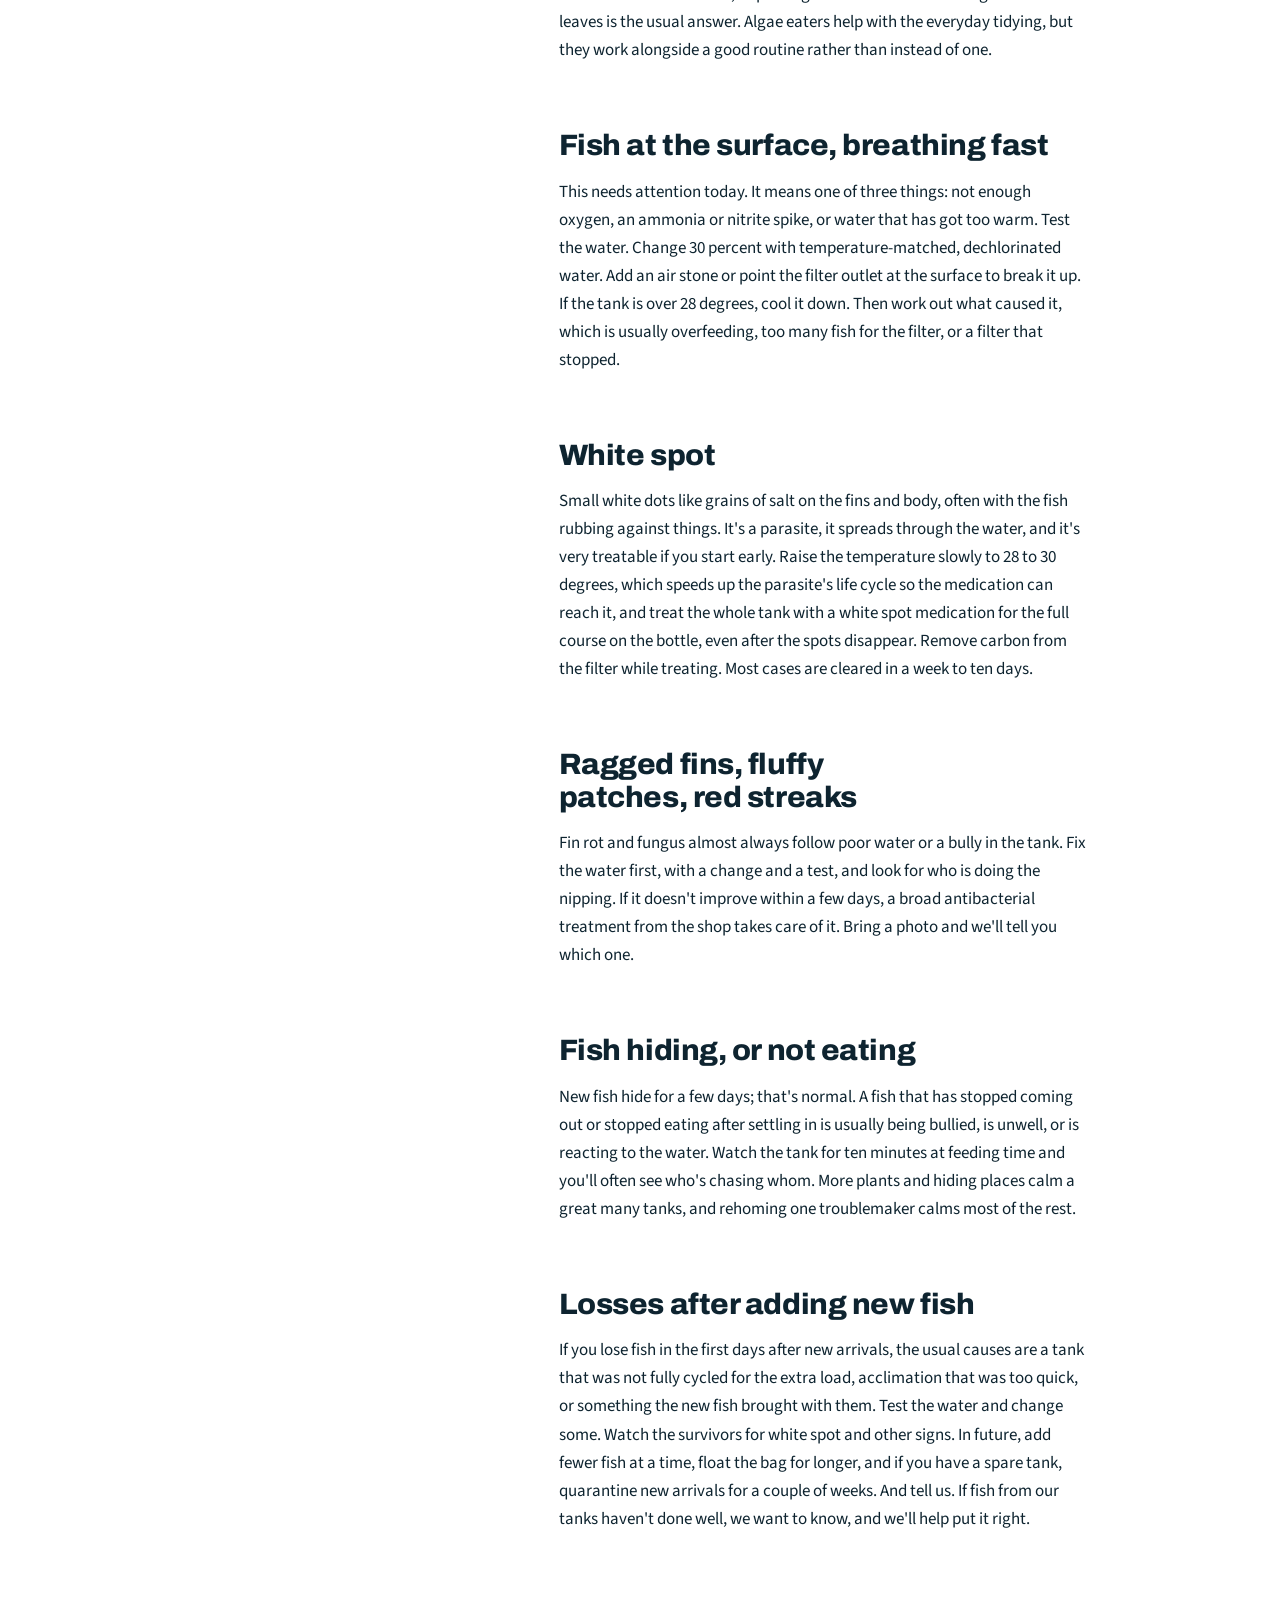
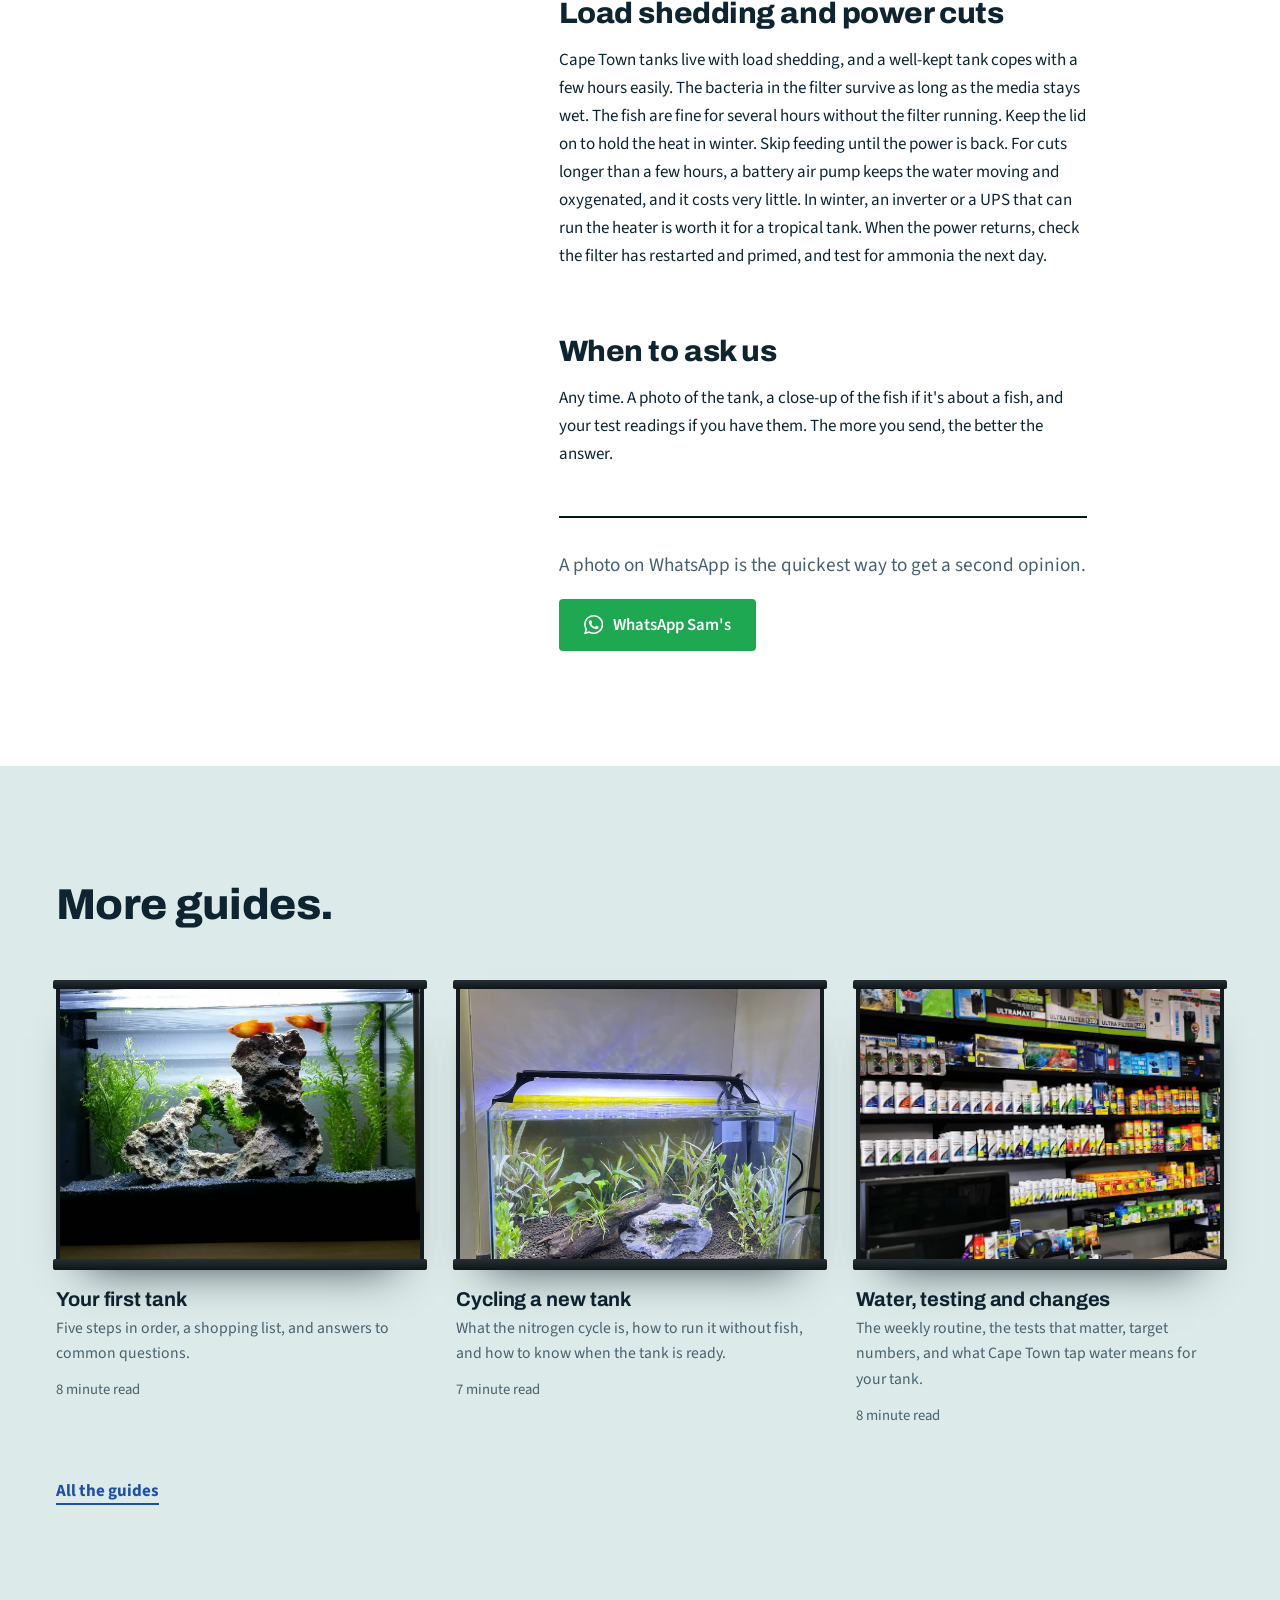
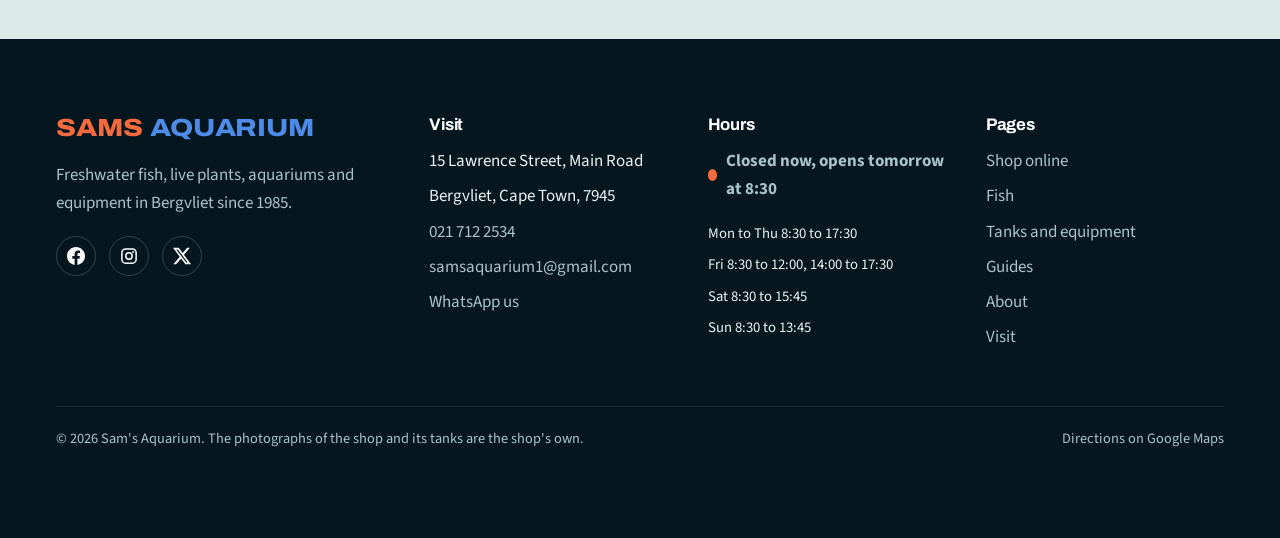
<file: problems.html>
<!DOCTYPE html>
<html lang="en-ZA">
<head>
<meta charset="utf-8">
<script>document.documentElement.classList.add('js');</script>
<meta name="viewport" content="width=device-width, initial-scale=1">
<title>Cloudy water, algae, white spot: aquarium problems and what to do | Sam's Aquarium, Cape Town</title>
<meta name="description" content="A plain guide to the common aquarium problems: cloudy or green water, algae, fish gasping at the surface, white spot, fin rot, fish hiding, deaths after new arrivals, and what to do during load shedding.">
<link rel="canonical" href="https://samsaquarium.co.za/problems.html">
<meta property="og:type" content="article">
<meta property="og:title" content="Cloudy water, algae, white spot: aquarium problems and what to do">
<meta property="og:description" content="A plain guide to the common aquarium problems: cloudy or green water, algae, fish gasping at the surface, white spot, fin rot, fish hiding, deaths after new arrivals, and what to do during load shedding.">
<meta property="og:image" content="https://skyeh01.github.io/sams-aquarium/assets/img/share/problems.jpg">
<meta property="og:image:width" content="1200">
<meta property="og:image:height" content="630">
<meta property="og:image:alt" content="Sam's Aquarium. Cloudy water, algae and white spot.">
<meta property="og:url" content="https://skyeh01.github.io/sams-aquarium/problems.html">
<meta property="og:site_name" content="Sam's Aquarium">
<meta name="twitter:card" content="summary_large_image">
<meta property="og:locale" content="en_ZA">
<meta name="theme-color" content="#06161f">
<link rel="icon" href="data:image/svg+xml,%3Csvg xmlns='http://www.w3.org/2000/svg' viewBox='0 0 40 40'%3E%3Ccircle cx='20' cy='20' r='20' fill='%230b2a38'/%3E%3Cpath d='M6 20C10 13 17 10 23 11c4 1 7 4 9 7l5-5v14l-5-5c-2 3-5 6-9 7C17 30 10 27 6 20z' fill='%23f26a3d'/%3E%3Ccircle cx='12' cy='18' r='1.8' fill='%2306161f'/%3E%3C/svg%3E">
<link rel="apple-touch-icon" href="assets/img/share/apple-touch-icon.png">
<link rel="preconnect" href="https://fonts.googleapis.com">
<link rel="preconnect" href="https://fonts.gstatic.com" crossorigin>
<link href="https://fonts.googleapis.com/css2?family=Archivo:wdth,wght@94..112,600..800&family=Source+Sans+3:ital,wght@0,400..700;1,400..700&family=Caveat:wght@500..700&display=swap" rel="stylesheet">
<link rel="stylesheet" href="assets/css/site.css">
<script type="application/ld+json">
{
  "@context": "https://schema.org",
  "@type": "Article",
  "headline": "Cloudy water, algae, white spot.",
  "description": "A plain guide to the common aquarium problems: cloudy or green water, algae, fish gasping at the surface, white spot, fin rot, fish hiding, deaths after new arrivals, and what to do during load shedding.",
  "url": "https://samsaquarium.co.za/problems.html",
  "image": "https://samsaquarium.co.za/assets/img/algae-eater-label.webp",
  "datePublished": "2026-09-22",
  "dateModified": "2026-09-22",
  "wordCount": 939,
  "inLanguage": "en-ZA",
  "author": {
    "@type": "Organization",
    "name": "Sam's Aquarium",
    "url": "https://samsaquarium.co.za/"
  },
  "publisher": {
    "@type": "Organization",
    "name": "Sam's Aquarium"
  }
}
</script>
</head>
<body data-section="guides.html">
<svg xmlns="http://www.w3.org/2000/svg" style="display:none" aria-hidden="true">
  <symbol id="i-wa" viewBox="0 0 24 24"><path fill="currentColor" d="M17.472 14.382c-.297-.149-1.758-.867-2.03-.967-.273-.099-.471-.148-.67.15-.197.297-.767.966-.94 1.164-.173.199-.347.223-.644.075-.297-.15-1.255-.463-2.39-1.475-.883-.788-1.48-1.761-1.653-2.059-.173-.297-.018-.458.13-.606.134-.133.298-.347.446-.52.149-.174.198-.298.298-.497.099-.198.05-.371-.025-.52-.075-.149-.669-1.612-.916-2.207-.242-.579-.487-.5-.669-.51-.173-.008-.371-.01-.57-.01-.198 0-.52.074-.792.372-.272.297-1.04 1.016-1.04 2.479 0 1.462 1.065 2.875 1.213 3.074.149.198 2.096 3.2 5.077 4.487.709.306 1.262.489 1.694.625.712.227 1.36.195 1.871.118.571-.085 1.758-.719 2.006-1.413.248-.694.248-1.289.173-1.413-.074-.124-.272-.198-.57-.347m-5.421 7.403h-.004a9.87 9.87 0 0 1-5.031-1.378l-.361-.214-3.741.982.998-3.648-.235-.374a9.86 9.86 0 0 1-1.51-5.26c.001-5.45 4.436-9.884 9.888-9.884 2.64 0 5.122 1.03 6.988 2.898a9.825 9.825 0 0 1 2.893 6.994c-.003 5.45-4.437 9.884-9.885 9.884m8.413-18.297A11.815 11.815 0 0 0 12.05 0C5.495 0 .16 5.335.157 11.892c0 2.096.547 4.142 1.588 5.945L.057 24l6.305-1.654a11.882 11.882 0 0 0 5.683 1.448h.005c6.554 0 11.89-5.335 11.893-11.893a11.821 11.821 0 0 0-3.48-8.413z"/></symbol>
  <symbol id="i-mark" viewBox="0 0 40 40"><circle cx="20" cy="20" r="20" fill="#0b2a38"/><path d="M6 20C10 13 17 10 23 11c4 1 7 4 9 7l5-5v14l-5-5c-2 3-5 6-9 7C17 30 10 27 6 20z" fill="#f26a3d"/><circle cx="12" cy="18" r="1.8" fill="#06161f"/></symbol>
  <symbol id="i-fb" viewBox="0 0 24 24"><path fill="currentColor" d="M24 12.073c0-6.627-5.373-12-12-12s-12 5.373-12 12c0 5.99 4.388 10.954 10.125 11.854v-8.385H7.078v-3.47h3.047V9.43c0-3.007 1.792-4.669 4.533-4.669 1.312 0 2.686.235 2.686.235v2.953H15.83c-1.491 0-1.956.925-1.956 1.874v2.25h3.328l-.532 3.47h-2.796v8.385C19.612 23.027 24 18.062 24 12.073z"/></symbol>
  <symbol id="i-ig" viewBox="0 0 24 24"><rect x="2.5" y="2.5" width="19" height="19" rx="5" fill="none" stroke="currentColor" stroke-width="2"/><circle cx="12" cy="12" r="4.2" fill="none" stroke="currentColor" stroke-width="2"/><circle cx="17.4" cy="6.6" r="1.3" fill="currentColor"/></symbol>
  <symbol id="i-x" viewBox="0 0 24 24"><path fill="currentColor" d="M18.901 1.153h3.68l-8.04 9.19L24 22.846h-7.406l-5.8-7.584-6.638 7.584H.474l8.6-9.83L0 1.154h7.594l5.243 6.932ZM17.61 20.644h2.039L6.486 3.24H4.298Z"/></symbol>
</svg>
<a class="skip" href="#main">Skip to content</a>

<header class="nav">
  <div class="wrap nav__inner">
    <a class="brand" href="index.html" aria-label="Sam's Aquarium home"><span class="wordmark"><b>Sams</b><span>Aquarium</span></span></a>
    <nav aria-label="Main">
      <ul class="nav__links">
        <li><a data-shop="" href="https://shop.samsaquarium.co.za/">Shop</a></li>
        <li><a href="fish.html">Fish</a></li>
        <li><a href="guides.html">Guides</a></li>
        <li><a href="visit.html">Visit</a></li>
        <li><a class="btn btn--wa nav__cta" data-wa="Something looks off in my tank. I'll send a photo.&#10;My readings: " href="#"><svg><use href="#i-wa"/></svg>WhatsApp us</a></li>
      </ul>
    </nav>
    <button class="nav__burger" aria-expanded="false" aria-label="Open menu" aria-controls="menu"><svg viewBox="0 0 28 28" aria-hidden="true"><path d="M3 7h22M3 14h22M3 21h22" stroke="currentColor" stroke-width="2.5" stroke-linecap="round"/></svg></button>
  </div>
</header>
<div class="menu" id="menu">
  <ul>
    <li><a data-shop="" href="https://shop.samsaquarium.co.za/">Shop</a></li>
    <li><a href="fish.html">Fish</a></li>
    <li><a href="guides.html">Guides</a></li>
    <li><a href="visit.html">Visit</a></li>
  </ul>
  <a class="btn btn--wa btn--big" data-wa="Something looks off in my tank. I'll send a photo.&#10;My readings: " href="#">WhatsApp Sam's</a>
</div>

<main id="main">

  <section class="page-hero page-hero--short" aria-label="Cloudy water, algae and white spot">
    <div class="hero__bg" data-parallax="0.12"><img src="assets/img/algae-eater-label.webp" alt="A shop tank labelled algae eaters" width="1200" height="900" fetchpriority="high"></div>
    <div class="hero__veil"></div>
    <div class="wrap hero__content">
      <p class="crumb"><a href="guides.html">Guides</a></p>
      <h1>Cloudy water, algae, white spot.</h1>
      <p class="lead">Most problems in a fish tank are water problems, and most water problems are fixed with a test kit and a bucket. Here is what each one looks like and what to do.</p>
    </div>
  </section>

  <section class="section section--white">
    <div class="wrap guide">
      <aside class="guide__aside">
        <div class="aside-box">
          <p class="small dim">9 minute read</p>
          <h4>In this guide</h4>
          <ol class="toc"><li><a href="#first">First, test the water</a></li><li><a href="#cloudy">Cloudy water</a></li><li><a href="#algae">Algae on the glass, rocks and plants</a></li><li><a href="#gasping">Fish at the surface, breathing fast</a></li><li><a href="#white-spot">White spot</a></li><li><a href="#fins">Ragged fins, fluffy patches, red streaks</a></li><li><a href="#hiding">Fish hiding, or not eating</a></li><li><a href="#deaths">Losses after adding new fish</a></li><li><a href="#power">Load shedding and power cuts</a></li><li><a href="#ask">When to ask us</a></li></ol>
          <div class="keyfacts">
            <span class="tape tape--sm">Key numbers</span>
            <dl><div><dt>First step</dt><dd>test the water</dd></div><div><dt>White spot</dt><dd>treat the whole tank, full course</dd></div><div><dt>Load shedding</dt><dd>keep the filter media wet</dd></div><div><dt>Not sure</dt><dd>send us a photo</dd></div></dl>
          </div>
          <a class="btn btn--wa" data-wa="Something looks off in my tank. I'll send a photo.&#10;My readings: " href="#"><svg><use href="#i-wa"/></svg>Ask us about this</a>
        </div>
      </aside>
      <article class="article">

<h2 id="first">First, test the water</h2>
<p>Before treating anything, test for ammonia, nitrite and nitrate and check the temperature. Nine times out of ten, a fish that looks unwell is telling you something about the water, and a water change is the treatment. Medication works best in clean water. If you can't test, a 30 percent water change with dechlorinator is a safe first move while you find out more.</p>

<h2 id="cloudy">Cloudy water</h2>
<p><strong>Milky white in a new tank</strong> is a bacterial bloom. It looks alarming, but it's harmless. Leave it alone, keep up the water changes, and it clears within a week or two as the tank settles.</p>
<p><strong>Milky white in an older tank</strong> usually means more food going in than the tank can use. Feed less, siphon the gravel, change some water.</p>
<p><strong>Green water</strong> is free-floating algae, and it's a light problem. Cut the lights to six hours, keep the tank out of direct sun, and if it persists, three days of complete darkness with the tank covered will clear it. A UV steriliser in the filter line stops it coming back.</p>
<p><strong>Brown or yellow water</strong> is tannin from driftwood. It's harmless, and many fish prefer it. Water changes lighten it over time; a bag of activated carbon in the filter removes it quickly.</p>

<h2 id="algae">Algae on the glass, rocks and plants</h2>
<p>Every tank has some, and a little is healthy. Brown algae in the first months clears by itself. Green spots on the glass come off with a scraper on water-change day. Hair and thread algae mean too much light for the plants to keep up with: shorten the light period, add fast-growing plants, and keep up the water changes. Black brush algae on leaf edges and wood points to unstable CO2 or low flow; improving circulation and trimming affected leaves is the usual answer. Algae eaters help with the everyday tidying, but they work alongside a good routine rather than instead of one.</p>

<h2 id="gasping">Fish at the surface, breathing fast</h2>
<p>This needs attention today. It means one of three things: not enough oxygen, an ammonia or nitrite spike, or water that has got too warm. Test the water. Change 30 percent with temperature-matched, dechlorinated water. Add an air stone or point the filter outlet at the surface to break it up. If the tank is over 28 degrees, cool it down. Then work out what caused it, which is usually overfeeding, too many fish for the filter, or a filter that stopped.</p>

<h2 id="white-spot">White spot</h2>
<p>Small white dots like grains of salt on the fins and body, often with the fish rubbing against things. It's a parasite, it spreads through the water, and it's very treatable if you start early. Raise the temperature slowly to 28 to 30 degrees, which speeds up the parasite's life cycle so the medication can reach it, and treat the whole tank with a white spot medication for the full course on the bottle, even after the spots disappear. Remove carbon from the filter while treating. Most cases are cleared in a week to ten days.</p>

<h2 id="fins">Ragged fins, fluffy patches, red streaks</h2>
<p>Fin rot and fungus almost always follow poor water or a bully in the tank. Fix the water first, with a change and a test, and look for who is doing the nipping. If it doesn't improve within a few days, a broad antibacterial treatment from the shop takes care of it. Bring a photo and we'll tell you which one.</p>

<h2 id="hiding">Fish hiding, or not eating</h2>
<p>New fish hide for a few days; that's normal. A fish that has stopped coming out or stopped eating after settling in is usually being bullied, is unwell, or is reacting to the water. Watch the tank for ten minutes at feeding time and you'll often see who's chasing whom. More plants and hiding places calm a great many tanks, and rehoming one troublemaker calms most of the rest.</p>

<h2 id="deaths">Losses after adding new fish</h2>
<p>If you lose fish in the first days after new arrivals, the usual causes are a tank that was not fully cycled for the extra load, acclimation that was too quick, or something the new fish brought with them. Test the water and change some. Watch the survivors for white spot and other signs. In future, add fewer fish at a time, float the bag for longer, and if you have a spare tank, quarantine new arrivals for a couple of weeks. And tell us. If fish from our tanks haven't done well, we want to know, and we'll help put it right.</p>

<h2 id="power">Load shedding and power cuts</h2>
<p>Cape Town tanks live with load shedding, and a well-kept tank copes with a few hours easily. The bacteria in the filter survive as long as the media stays wet. The fish are fine for several hours without the filter running. Keep the lid on to hold the heat in winter. Skip feeding until the power is back. For cuts longer than a few hours, a battery air pump keeps the water moving and oxygenated, and it costs very little. In winter, an inverter or a UPS that can run the heater is worth it for a tropical tank. When the power returns, check the filter has restarted and primed, and test for ammonia the next day.</p>

<h2 id="ask">When to ask us</h2>
<p>Any time. A photo of the tank, a close-up of the fish if it's about a fish, and your test readings if you have them. The more you send, the better the answer.</p>

        <div class="article__end">
          <p class="lead">A photo on WhatsApp is the quickest way to get a second opinion.</p>
          <a class="btn btn--wa btn--big" data-wa="Something looks off in my tank. I'll send a photo.&#10;My readings: " href="#"><svg><use href="#i-wa"/></svg>WhatsApp Sam's</a>
        </div>
      </article>
    </div>
  </section>

  <section class="section section--surface guide-more">
    <div class="wrap">
      <div class="section-head"><h2>More guides.</h2></div>
      <div class="gcards">
        <a class="gcard" href="start.html">
          <figure class="tank">
            <div class="tank__img"><img src="assets/img/hardscape-planted.webp" alt="A planted aquarium with rock hardscape" width="1200" height="922" loading="lazy"></div>
          </figure>
          <h3>Your first tank</h3>
          <p>Five steps in order, a shopping list, and answers to common questions.</p>
          <span class="small dim">8 minute read</span>
        </a>
        <a class="gcard" href="cycling.html">
          <figure class="tank">
            <div class="tank__img tank__img--tall"><img src="assets/img/nano-planted.webp" alt="A small planted aquarium" width="1200" height="1600" loading="lazy"></div>
          </figure>
          <h3>Cycling a new tank</h3>
          <p>What the nitrogen cycle is, how to run it without fish, and how to know when the tank is ready.</p>
          <span class="small dim">7 minute read</span>
        </a>
        <a class="gcard" href="water.html">
          <figure class="tank">
            <div class="tank__img"><img src="assets/img/treatments-shelf.webp" alt="Shelves of water treatments and test kits" width="1200" height="553" loading="lazy"></div>
          </figure>
          <h3>Water, testing and changes</h3>
          <p>The weekly routine, the tests that matter, target numbers, and what Cape Town tap water means for your tank.</p>
          <span class="small dim">8 minute read</span>
        </a>
      </div>
      <p class="mt-3"><a class="link" href="guides.html">All the guides</a></p>
    </div>
  </section>

</main>

<footer class="footer">
  <div class="wrap footer__grid">
    <div>
      <a class="brand" href="index.html" aria-label="Sam's Aquarium home"><span class="wordmark"><b>Sams</b><span>Aquarium</span></span></a>
      <p class="mt-1">Freshwater fish, live plants, aquariums and equipment in Bergvliet since 1985.</p>
      <div class="socials">
        <a href="https://www.facebook.com/samsaquariumbergvliet/" target="_blank" rel="noopener" aria-label="Sam's Aquarium on Facebook"><svg><use href="#i-fb"/></svg></a>
        <a href="https://www.instagram.com/samsaquarium/" target="_blank" rel="noopener" aria-label="Sam's Aquarium on Instagram"><svg><use href="#i-ig"/></svg></a>
        <a href="https://x.com/aquarium_sam" target="_blank" rel="noopener" aria-label="Sam's Aquarium on X"><svg><use href="#i-x"/></svg></a>
      </div>
    </div>
    <div>
      <h4>Visit</h4>
      <ul>
        <li>15 Lawrence Street, Main Road</li>
        <li>Bergvliet, Cape Town, 7945</li>
        <li><a href="tel:+27217122534">021 712 2534</a></li>
        <li><a href="mailto:samsaquarium1@gmail.com">samsaquarium1@gmail.com</a></li>
        <li><a data-wa="I'd like to ask about what you have in stock." href="#">WhatsApp us</a></li>
      </ul>
    </div>
    <div>
      <h4>Hours</h4>
      <p class="open-now" data-open-now>Open 7 days a week</p>
      <ul class="small">
        <li>Mon to Thu 8:30 to 17:30</li>
        <li>Fri 8:30 to 12:00, 14:00 to 17:30</li>
        <li>Sat 8:30 to 15:45</li>
        <li>Sun 8:30 to 13:45</li>
      </ul>
    </div>
    <div>
      <h4>Pages</h4>
      <ul>
        <li><a data-shop="" href="https://shop.samsaquarium.co.za/">Shop online</a></li>
        <li><a href="fish.html">Fish</a></li>
        <li><a href="aquariums.html">Tanks and equipment</a></li>
        <li><a href="guides.html">Guides</a></li>
        <li><a href="about.html">About</a></li>
        <li><a href="visit.html">Visit</a></li>
      </ul>
    </div>
  </div>
  <div class="wrap footer__bottom">
    <span>© <span data-year>2026</span> Sam's Aquarium. The photographs of the shop and its tanks are the shop's own.</span>
    <a href="https://maps.app.goo.gl/krWGz6CrjPNxJzxE7" target="_blank" rel="noopener">Directions on Google Maps</a>
  </div>
</footer>

<a class="wa-float" data-wa="Something looks off in my tank. I'll send a photo.&#10;My readings: " href="#" aria-label="Message Sam's Aquarium on WhatsApp"><svg><use href="#i-wa"/></svg><span>WhatsApp us</span></a>

<script src="assets/js/site.js"></script>
</body>
</html>
</file>
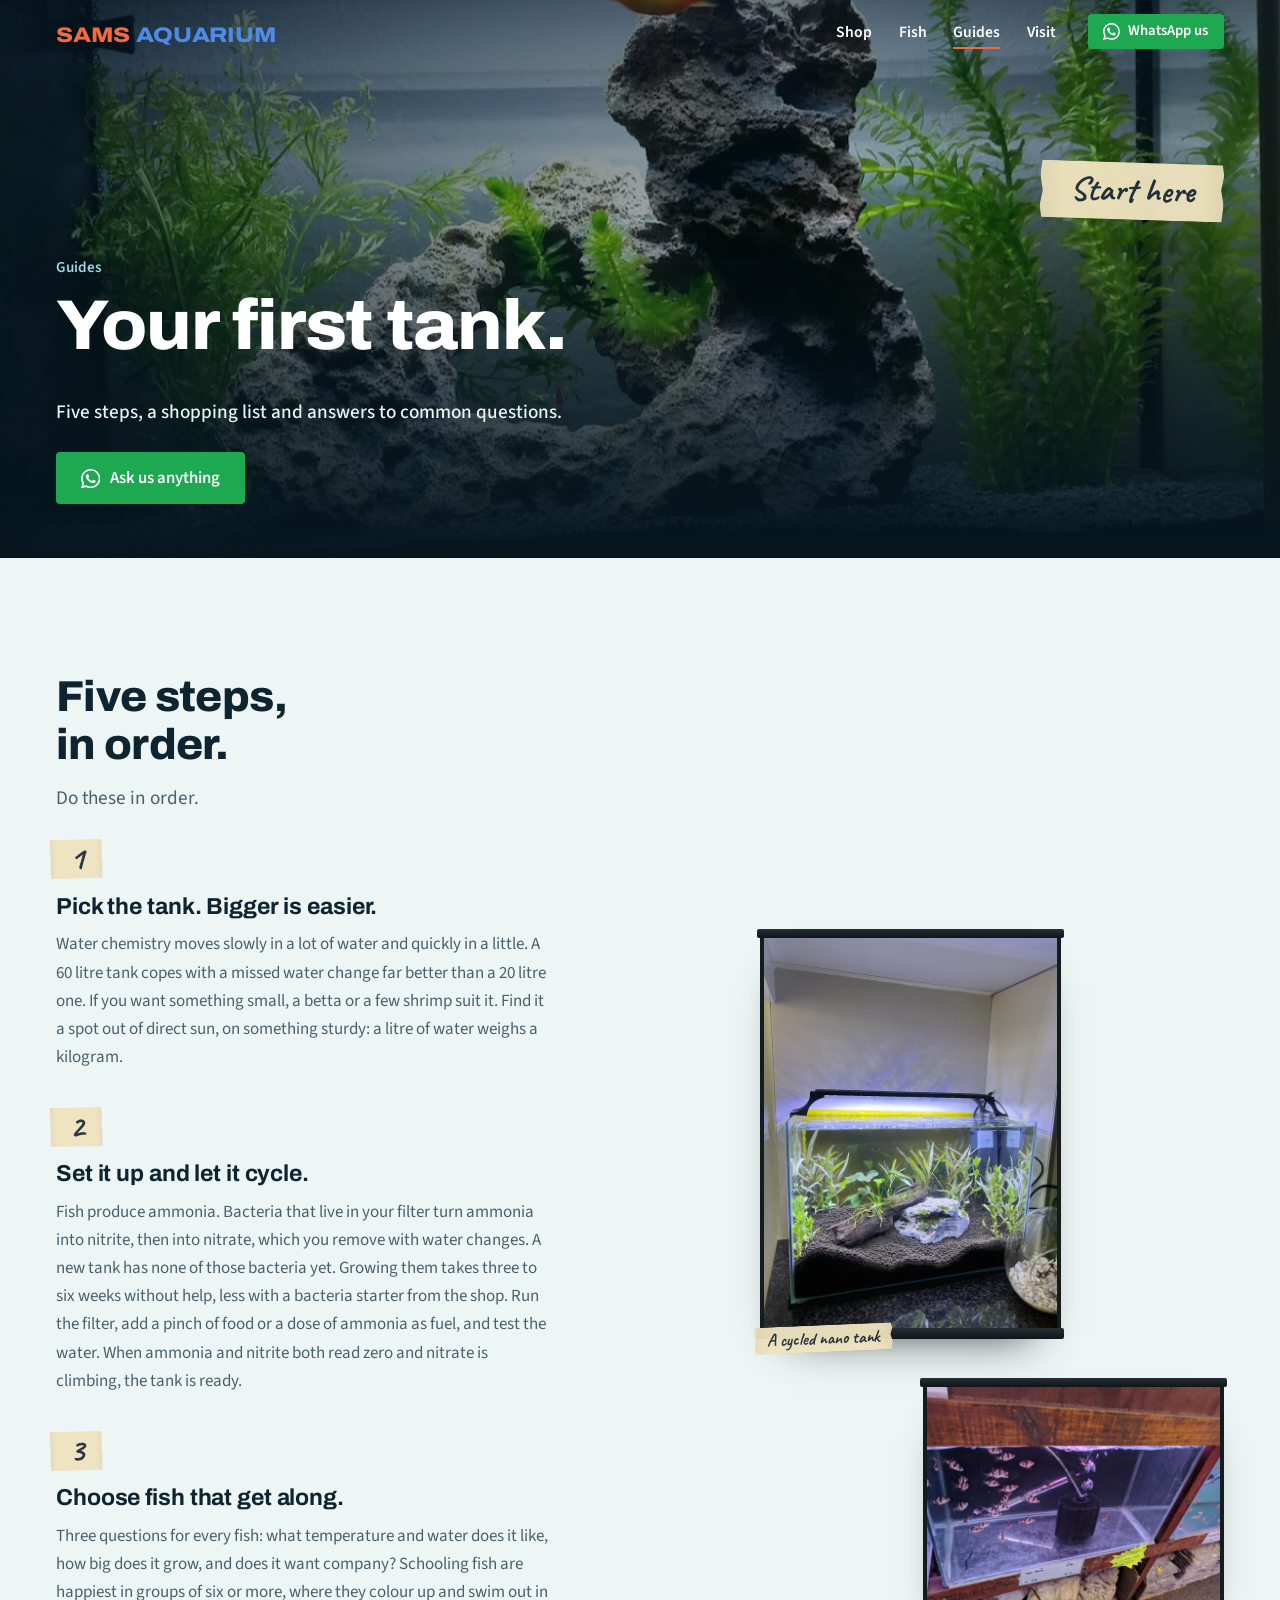
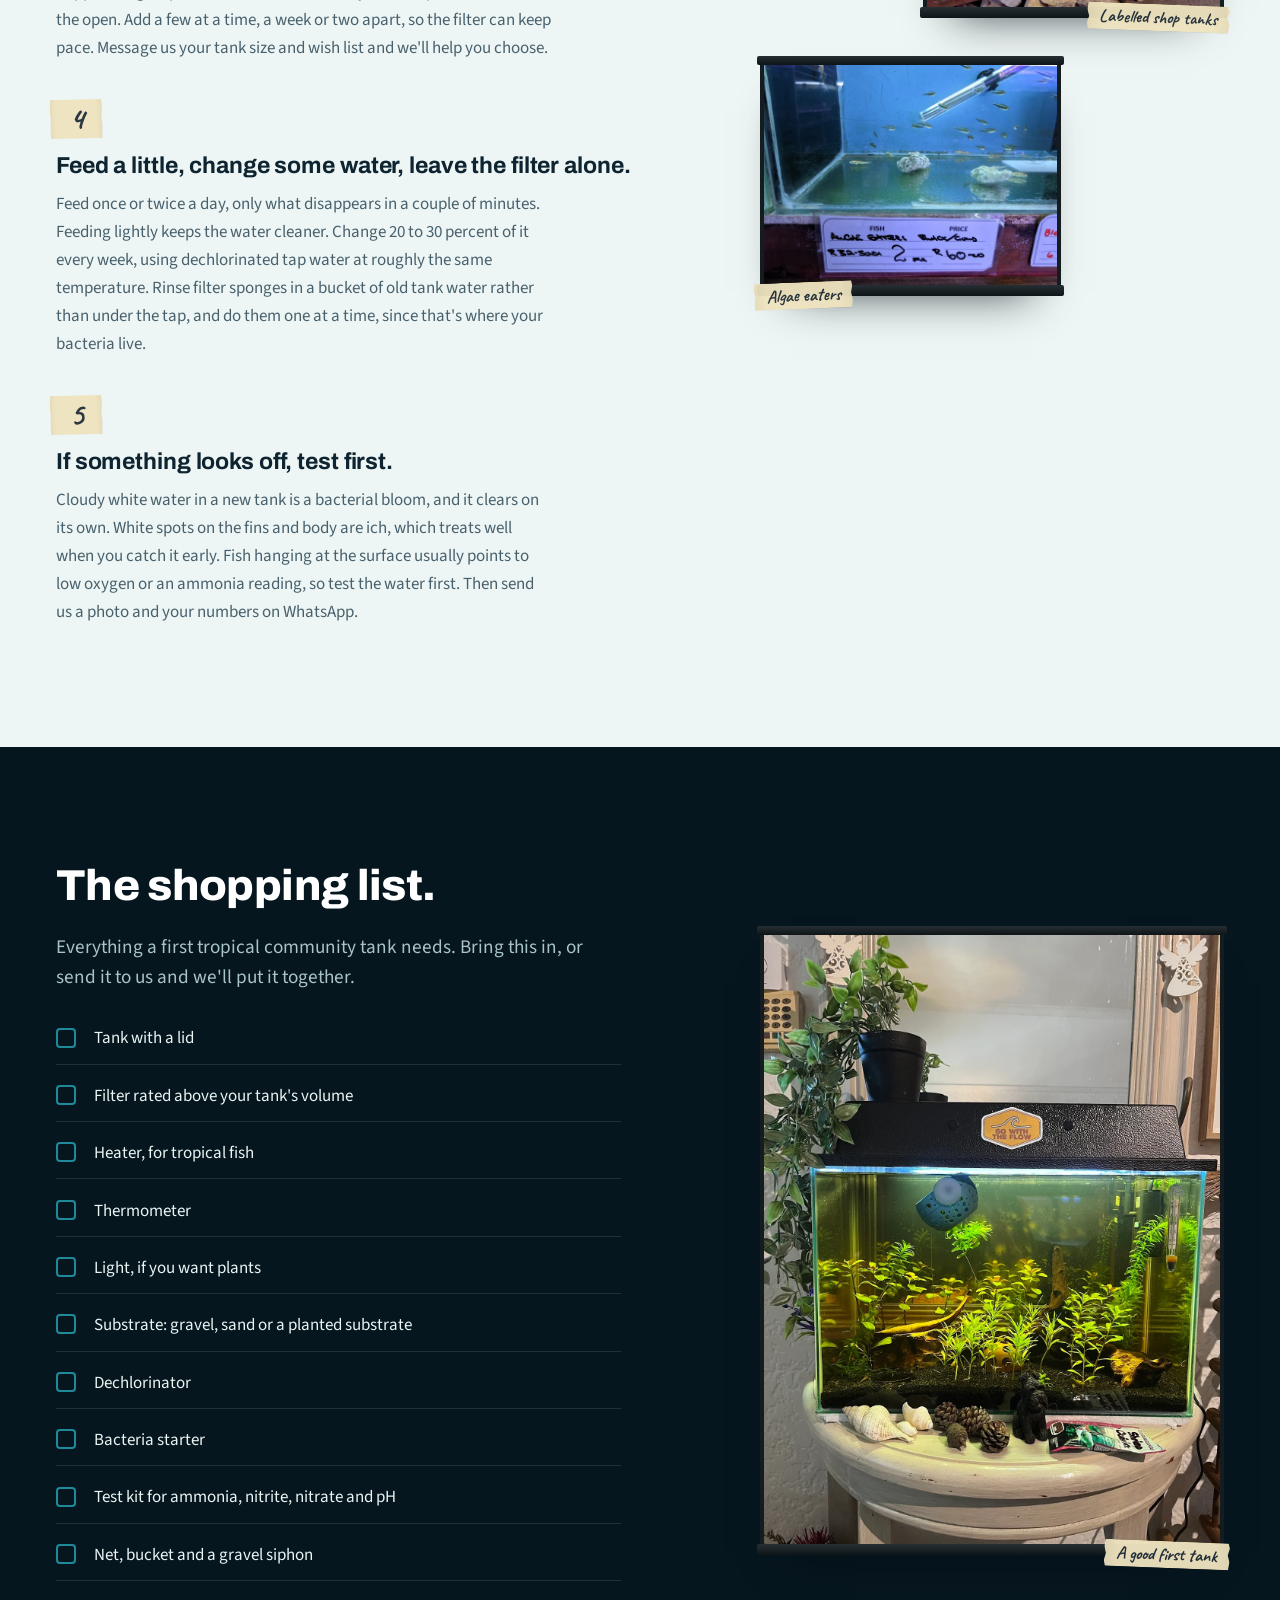
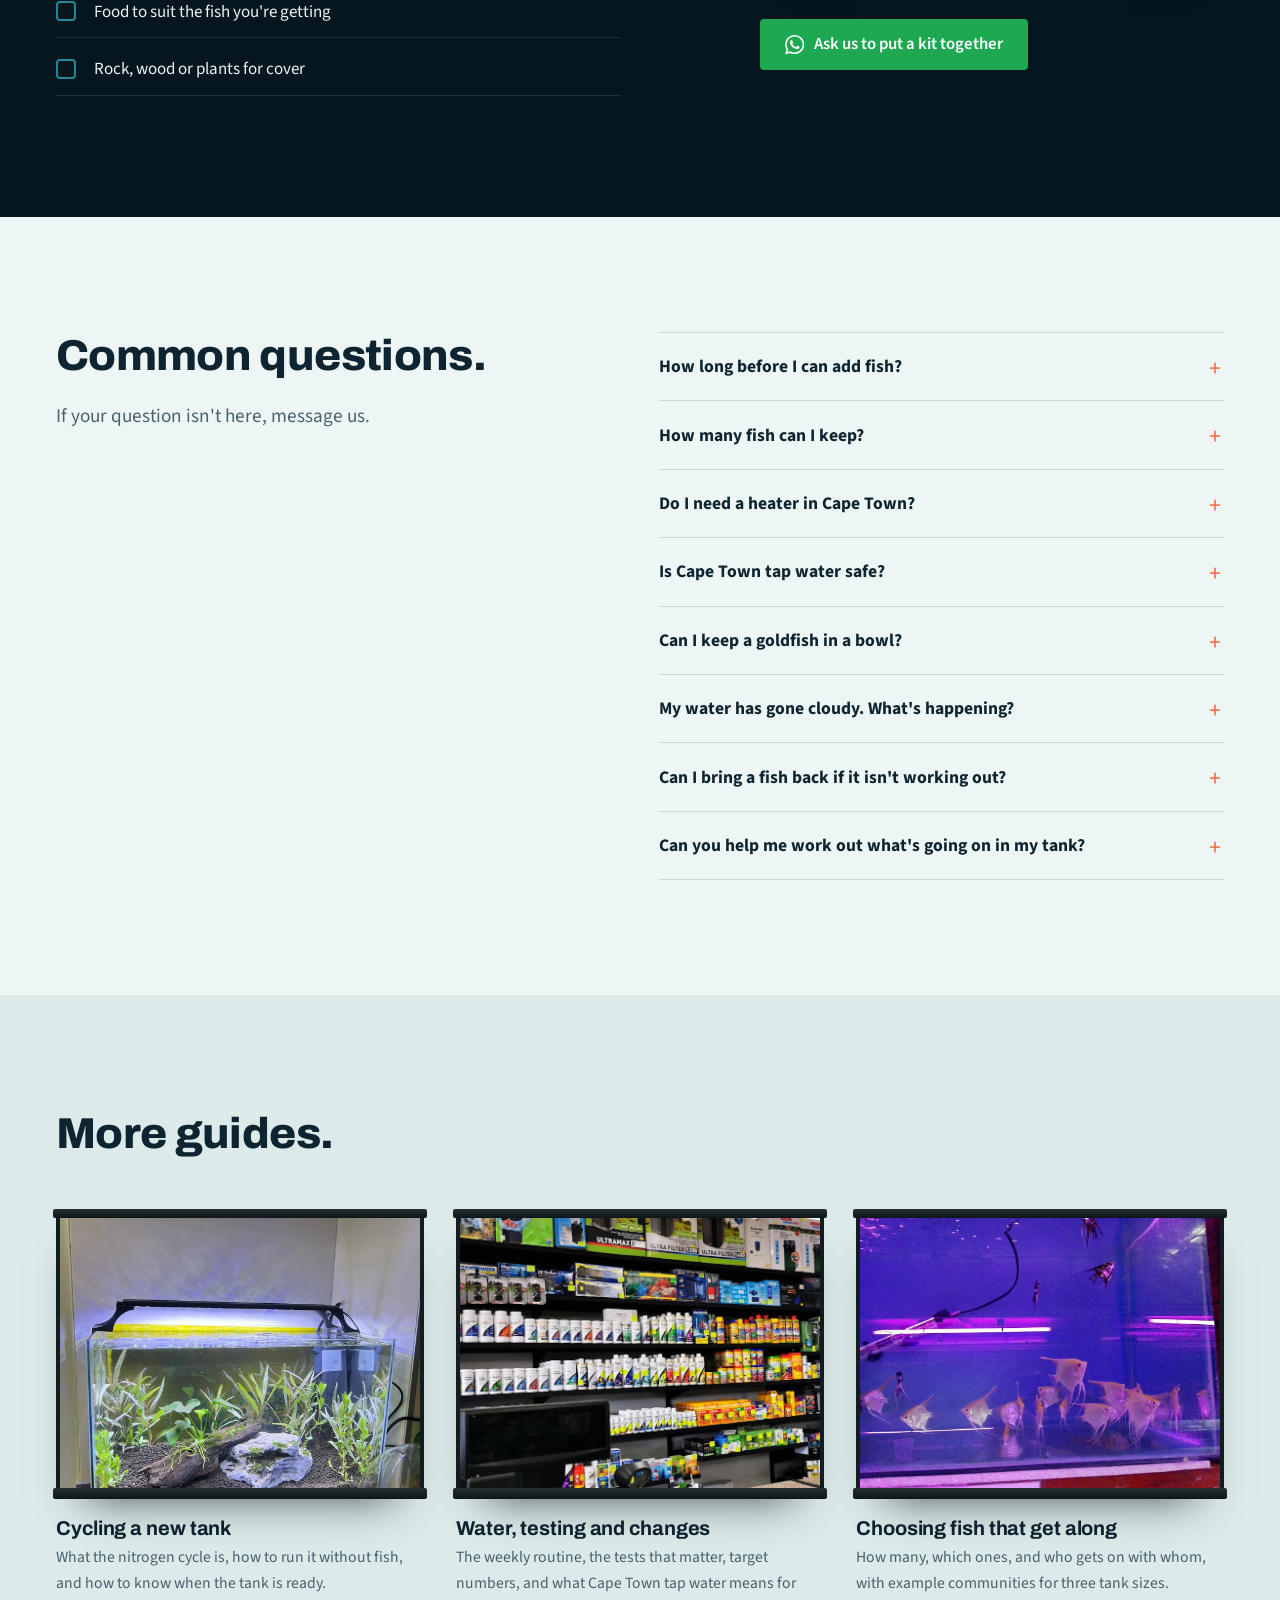
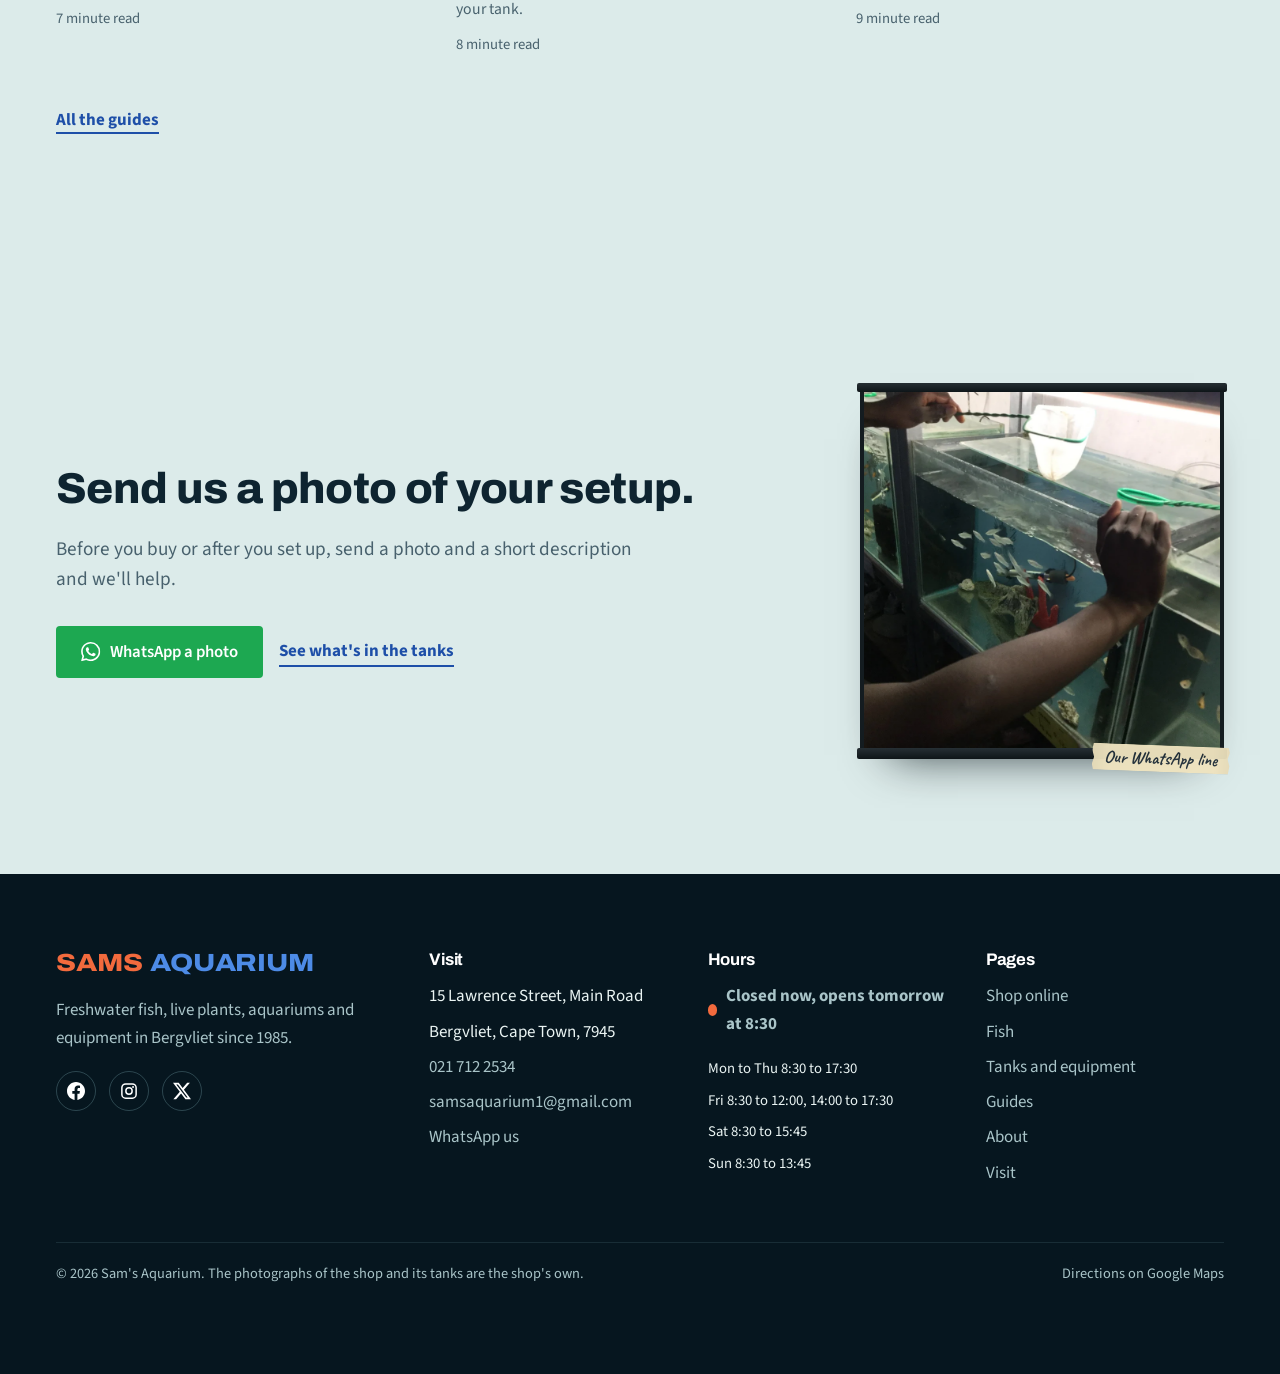
<file: start.html>
<!DOCTYPE html>
<html lang="en-ZA">
<head>
<meta charset="utf-8">
<script>document.documentElement.classList.add('js');</script>
<meta name="viewport" content="width=device-width, initial-scale=1">
<title>Your first aquarium: a beginner's guide | Sam's Aquarium, Cape Town</title>
<meta name="description" content="How to set up your first fish tank in Cape Town: choosing a tank, cycling the water, picking fish that get along, feeding, water changes, and what to do if something looks off. From Sam's Aquarium, Bergvliet.">
<link rel="canonical" href="https://samsaquarium.co.za/start.html">
<meta property="og:type" content="article">
<meta property="og:title" content="Your first tank: a beginner's guide">
<meta property="og:description" content="Five steps, a shopping list and answers to common questions about a first fish tank.">
<meta property="og:image" content="https://skyeh01.github.io/sams-aquarium/assets/img/share/start.jpg">
<meta property="og:image:width" content="1200">
<meta property="og:image:height" content="630">
<meta property="og:image:alt" content="Sam's Aquarium. Your first tank.">
<meta property="og:url" content="https://skyeh01.github.io/sams-aquarium/start.html">
<meta property="og:site_name" content="Sam's Aquarium">
<meta name="twitter:card" content="summary_large_image">
<meta property="og:locale" content="en_ZA">
<meta name="theme-color" content="#06161f">
<link rel="icon" href="data:image/svg+xml,%3Csvg xmlns='http://www.w3.org/2000/svg' viewBox='0 0 40 40'%3E%3Ccircle cx='20' cy='20' r='20' fill='%230b2a38'/%3E%3Cpath d='M6 20C10 13 17 10 23 11c4 1 7 4 9 7l5-5v14l-5-5c-2 3-5 6-9 7C17 30 10 27 6 20z' fill='%23f26a3d'/%3E%3Ccircle cx='12' cy='18' r='1.8' fill='%2306161f'/%3E%3C/svg%3E">
<link rel="apple-touch-icon" href="assets/img/share/apple-touch-icon.png">
<link rel="preconnect" href="https://fonts.googleapis.com">
<link rel="preconnect" href="https://fonts.gstatic.com" crossorigin>
<link href="https://fonts.googleapis.com/css2?family=Archivo:wdth,wght@94..112,600..800&family=Source+Sans+3:ital,wght@0,400..700;1,400..700&family=Caveat:wght@500..700&display=swap" rel="stylesheet">
<link rel="stylesheet" href="assets/css/site.css">
<script type="application/ld+json">
{
  "@context": "https://schema.org",
  "@type": "FAQPage",
  "mainEntity": [
    { "@type": "Question", "name": "How long before I can add fish to a new tank?", "acceptedAnswer": { "@type": "Answer", "text": "A new tank needs to cycle first, which takes three to six weeks without help and less with a bacteria starter. Test for ammonia and nitrite; when both read zero and nitrate is rising, add your first few fish." } },
    { "@type": "Question", "name": "Do I need a heater in Cape Town?", "acceptedAnswer": { "@type": "Answer", "text": "For tropical fish, yes. They need 24 to 26 degrees all year and an indoor tank in a Cape Town winter drops well below that at night. Goldfish and other cold water species don't need one." } },
    { "@type": "Question", "name": "Is Cape Town tap water safe for fish?", "acceptedAnswer": { "@type": "Answer", "text": "Once it's dechlorinated, yes, for most community fish. Municipal water is treated with chlorine, so a capful of dechlorinator per bucket is all it takes." } },
    { "@type": "Question", "name": "Can I keep a goldfish in a bowl?", "acceptedAnswer": { "@type": "Answer", "text": "Goldfish need more room than a bowl allows. They grow to hand size and produce a fair amount of waste, so a filtered tank of 60 litres or more suits them, and a little more again for two." } }
  ]
}
</script>
</head>
<body data-section="guides.html">
<svg xmlns="http://www.w3.org/2000/svg" style="display:none" aria-hidden="true">
  <symbol id="i-wa" viewBox="0 0 24 24"><path fill="currentColor" d="M17.472 14.382c-.297-.149-1.758-.867-2.03-.967-.273-.099-.471-.148-.67.15-.197.297-.767.966-.94 1.164-.173.199-.347.223-.644.075-.297-.15-1.255-.463-2.39-1.475-.883-.788-1.48-1.761-1.653-2.059-.173-.297-.018-.458.13-.606.134-.133.298-.347.446-.52.149-.174.198-.298.298-.497.099-.198.05-.371-.025-.52-.075-.149-.669-1.612-.916-2.207-.242-.579-.487-.5-.669-.51-.173-.008-.371-.01-.57-.01-.198 0-.52.074-.792.372-.272.297-1.04 1.016-1.04 2.479 0 1.462 1.065 2.875 1.213 3.074.149.198 2.096 3.2 5.077 4.487.709.306 1.262.489 1.694.625.712.227 1.36.195 1.871.118.571-.085 1.758-.719 2.006-1.413.248-.694.248-1.289.173-1.413-.074-.124-.272-.198-.57-.347m-5.421 7.403h-.004a9.87 9.87 0 0 1-5.031-1.378l-.361-.214-3.741.982.998-3.648-.235-.374a9.86 9.86 0 0 1-1.51-5.26c.001-5.45 4.436-9.884 9.888-9.884 2.64 0 5.122 1.03 6.988 2.898a9.825 9.825 0 0 1 2.893 6.994c-.003 5.45-4.437 9.884-9.885 9.884m8.413-18.297A11.815 11.815 0 0 0 12.05 0C5.495 0 .16 5.335.157 11.892c0 2.096.547 4.142 1.588 5.945L.057 24l6.305-1.654a11.882 11.882 0 0 0 5.683 1.448h.005c6.554 0 11.89-5.335 11.893-11.893a11.821 11.821 0 0 0-3.48-8.413z"/></symbol>
  <symbol id="i-mark" viewBox="0 0 40 40"><circle cx="20" cy="20" r="20" fill="#0b2a38"/><path d="M6 20C10 13 17 10 23 11c4 1 7 4 9 7l5-5v14l-5-5c-2 3-5 6-9 7C17 30 10 27 6 20z" fill="#f26a3d"/><circle cx="12" cy="18" r="1.8" fill="#06161f"/></symbol>
  <symbol id="i-fb" viewBox="0 0 24 24"><path fill="currentColor" d="M24 12.073c0-6.627-5.373-12-12-12s-12 5.373-12 12c0 5.99 4.388 10.954 10.125 11.854v-8.385H7.078v-3.47h3.047V9.43c0-3.007 1.792-4.669 4.533-4.669 1.312 0 2.686.235 2.686.235v2.953H15.83c-1.491 0-1.956.925-1.956 1.874v2.25h3.328l-.532 3.47h-2.796v8.385C19.612 23.027 24 18.062 24 12.073z"/></symbol>
  <symbol id="i-ig" viewBox="0 0 24 24"><rect x="2.5" y="2.5" width="19" height="19" rx="5" fill="none" stroke="currentColor" stroke-width="2"/><circle cx="12" cy="12" r="4.2" fill="none" stroke="currentColor" stroke-width="2"/><circle cx="17.4" cy="6.6" r="1.3" fill="currentColor"/></symbol>
  <symbol id="i-x" viewBox="0 0 24 24"><path fill="currentColor" d="M18.901 1.153h3.68l-8.04 9.19L24 22.846h-7.406l-5.8-7.584-6.638 7.584H.474l8.6-9.83L0 1.154h7.594l5.243 6.932ZM17.61 20.644h2.039L6.486 3.24H4.298Z"/></symbol>
</svg>
<a class="skip" href="#main">Skip to content</a>

<header class="nav">
  <div class="wrap nav__inner">
    <a class="brand" href="index.html" aria-label="Sam's Aquarium home"><span class="wordmark"><b>Sams</b><span>Aquarium</span></span></a>
    <nav aria-label="Main">
      <ul class="nav__links">
        <li><a data-shop="" href="https://shop.samsaquarium.co.za/">Shop</a></li>
        <li><a href="fish.html">Fish</a></li>
        <li><a href="guides.html">Guides</a></li>
        <li><a href="visit.html">Visit</a></li>
        <li><a class="btn btn--wa nav__cta" data-wa="I'm setting up my first tank and have a few questions." href="#"><svg><use href="#i-wa"/></svg>WhatsApp us</a></li>
      </ul>
    </nav>
    <button class="nav__burger" aria-expanded="false" aria-label="Open menu" aria-controls="menu"><svg viewBox="0 0 28 28" aria-hidden="true"><path d="M3 7h22M3 14h22M3 21h22" stroke="currentColor" stroke-width="2.5" stroke-linecap="round"/></svg></button>
  </div>
</header>
<div class="menu" id="menu">
  <ul>
    <li><a data-shop="" href="https://shop.samsaquarium.co.za/">Shop</a></li>
    <li><a href="fish.html">Fish</a></li>
    <li><a href="guides.html">Guides</a></li>
    <li><a href="visit.html">Visit</a></li>
  </ul>
  <a class="btn btn--wa btn--big" data-wa="I'm setting up my first tank and have a few questions." href="#">WhatsApp Sam's</a>
</div>

<main id="main">

  <section class="page-hero" aria-label="Your first tank">
    <div class="hero__bg" data-parallax="0.12"><img src="assets/img/hardscape-planted.webp" alt="A planted aquarium with rock hardscape" width="1200" height="922" fetchpriority="high"></div>
    <div class="hero__veil"></div>
    <div class="hero__note"><span class="tape tape--lg tape--right">Start here</span></div>
    <div class="wrap hero__content">
      <p class="crumb"><a href="guides.html">Guides</a></p>
      <h1>Your first tank.</h1>
      <p class="lead">Five steps, a shopping list and answers to common questions.</p>
      <div class="cluster hero__ctas">
        <a class="btn btn--wa btn--big" data-wa="I'm setting up my first tank and have a few questions." href="#"><svg><use href="#i-wa"/></svg>Ask us anything</a>
      </div>
    </div>
  </section>

  <section class="section">
    <div class="wrap">
      <div class="section-head">
        <h2>Five steps, in order.</h2>
        <p class="lead">Do these in order.</p>
      </div>

      <div class="split">
        <div class="c-7">
          <ol class="steps" style="grid-template-columns:1fr;gap:3.5rem;list-style:none;padding:0;margin:0">
            <li class="step">
              <div class="step__num"><span class="tape">1</span></div>
              <h3>Pick the tank. Bigger is easier.</h3>
              <p>Water chemistry moves slowly in a lot of water and quickly in a little. A 60 litre tank copes with a missed water change far better than a 20 litre one. If you want something small, a betta or a few shrimp suit it. Find it a spot out of direct sun, on something sturdy: a litre of water weighs a kilogram.</p>
            </li>
            <li class="step">
              <div class="step__num"><span class="tape">2</span></div>
              <h3>Set it up and let it cycle.</h3>
              <p>Fish produce ammonia. Bacteria that live in your filter turn ammonia into nitrite, then into nitrate, which you remove with water changes. A new tank has none of those bacteria yet. Growing them takes three to six weeks without help, less with a bacteria starter from the shop. Run the filter, add a pinch of food or a dose of ammonia as fuel, and test the water. When ammonia and nitrite both read zero and nitrate is climbing, the tank is ready.</p>
            </li>
            <li class="step">
              <div class="step__num"><span class="tape">3</span></div>
              <h3>Choose fish that get along.</h3>
              <p>Three questions for every fish: what temperature and water does it like, how big does it grow, and does it want company? Schooling fish are happiest in groups of six or more, where they colour up and swim out in the open. Add a few at a time, a week or two apart, so the filter can keep pace. Message us your tank size and wish list and we'll help you choose.</p>
            </li>
            <li class="step">
              <div class="step__num"><span class="tape">4</span></div>
              <h3>Feed a little, change some water, leave the filter alone.</h3>
              <p>Feed once or twice a day, only what disappears in a couple of minutes. Feeding lightly keeps the water cleaner. Change 20 to 30 percent of it every week, using dechlorinated tap water at roughly the same temperature. Rinse filter sponges in a bucket of old tank water rather than under the tap, and do them one at a time, since that's where your bacteria live.</p>
            </li>
            <li class="step">
              <div class="step__num"><span class="tape">5</span></div>
              <h3>If something looks off, test first.</h3>
              <p>Cloudy white water in a new tank is a bacterial bloom, and it clears on its own. White spots on the fins and body are ich, which treats well when you catch it early. Fish hanging at the surface usually points to low oxygen or an ammonia reading, so test the water first. Then send us a photo and your numbers on WhatsApp.</p>
            </li>
          </ol>
        </div>
        <div class="push-5 offset-top">
          <div class="tank-wall">
            <figure class="tank w-8"><div class="tank__img tank__img--tall"><img src="assets/img/nano-planted.webp" alt="A small planted aquarium" width="1200" height="1600" loading="lazy"></div><figcaption class="tank__label"><span class="tape tape--sm">A cycled nano tank</span></figcaption></figure>
            <figure class="tank w-8 tank--label-right" style="grid-column:5 / span 8"><div class="tank__img"><img src="assets/img/tank-labels.webp" alt="Shop tanks with hand-written labels" width="1200" height="900" loading="lazy"></div><figcaption class="tank__label"><span class="tape tape--sm">Labelled shop tanks</span></figcaption></figure>
            <figure class="tank w-8"><div class="tank__img"><img src="assets/img/algae-eater-label.webp" alt="A shop tank labelled algae eaters" width="1200" height="900" loading="lazy"></div><figcaption class="tank__label"><span class="tape tape--sm">Algae eaters</span></figcaption></figure>
          </div>
        </div>
      </div>
    </div>
  </section>

  <section class="section section--deep">
    <div class="wrap split">
      <div class="c-6">
        <h2>The shopping list.</h2>
        <p class="lead">Everything a first tropical community tank needs. Bring this in, or send it to us and we'll put it together.</p>
        <ul class="checklist">
          <li>Tank with a lid</li>
          <li>Filter rated above your tank's volume</li>
          <li>Heater, for tropical fish</li>
          <li>Thermometer</li>
          <li>Light, if you want plants</li>
          <li>Substrate: gravel, sand or a planted substrate</li>
          <li>Dechlorinator</li>
          <li>Bacteria starter</li>
          <li>Test kit for ammonia, nitrite, nitrate and pH</li>
          <li>Net, bucket and a gravel siphon</li>
          <li>Food to suit the fish you're getting</li>
          <li>Rock, wood or plants for cover</li>
        </ul>
      </div>
      <div class="push-5 offset-top">
        <figure class="tank tank--label-right">
          <div class="tank__img tank__img--tall"><img src="assets/img/desk-tank.webp" alt="A small planted desk aquarium" width="1200" height="1600" loading="lazy"></div>
          <figcaption class="tank__label"><span class="tape tape--sm">A good first tank</span></figcaption>
        </figure>
        <p class="mt-4"><a class="btn btn--wa btn--big" data-wa="I'd like to put together a first tank.&#10;Budget: &#10;Space I have: " href="#"><svg><use href="#i-wa"/></svg>Ask us to put a kit together</a></p>
      </div>
    </div>
  </section>

  <section class="section">
    <div class="wrap split">
      <div class="c-5">
        <h2>Common questions.</h2>
        <p class="lead">If your question isn't here, message us.</p>
      </div>
      <div class="push faq">
        <details>
          <summary>How long before I can add fish?</summary>
          <p>Three to six weeks for a tank to cycle without help, less with a bacteria starter. Test for ammonia and nitrite. When both read zero and nitrate is rising, add your first few fish, and only a few.</p>
        </details>
        <details>
          <summary>How many fish can I keep?</summary>
          <p>It depends on the fish more than the tank. A tank that comfortably holds a dozen small tetras is about right for a single goldfish. Send us your tank size and the fish you have in mind, and we'll suggest a number.</p>
        </details>
        <details>
          <summary>Do I need a heater in Cape Town?</summary>
          <p>For tropical fish, yes. They want 24 to 26 degrees all year, and an indoor tank in a Cape Town winter drops well below that at night. Goldfish and other cold water fish don't need one.</p>
        </details>
        <details>
          <summary>Is Cape Town tap water safe?</summary>
          <p>Once it's dechlorinated, yes, for most community fish. Municipal water is treated with chlorine, so a capful of dechlorinator per bucket is all it takes. For fish that need specific water, like discus or rift lake cichlids, ask us first.</p>
        </details>
        <details>
          <summary>Can I keep a goldfish in a bowl?</summary>
          <p>Goldfish need a bit more room than a bowl allows. They grow to hand size and produce a fair amount of waste, so a filtered tank of 60 litres or more suits them, and a little more again for two. Tell us about your space and we'll suggest a tank.</p>
        </details>
        <details>
          <summary>My water has gone cloudy. What's happening?</summary>
          <p>Probably nothing to worry about. Milky water in the first weeks is a bacterial bloom that clears on its own. Green water is algae, usually from too much light. Brown or yellow water is tannins from driftwood and is harmless. Persistent cloudiness in an older tank usually means overfeeding.</p>
        </details>
        <details>
          <summary>Can I bring a fish back if it isn't working out?</summary>
          <p>Message us with the details. We can often help rehome a fish that has outgrown its tank or isn't getting on with its tankmates.</p>
        </details>
        <details>
          <summary>Can you help me work out what's going on in my tank?</summary>
          <p>Yes. Send a photo of the tank, a close-up of the fish if it's about one of them, and your test readings if you have them.</p>
        </details>
      </div>
    </div>
  </section>

  <section class="section section--surface guide-more">
    <div class="wrap">
      <div class="section-head"><h2>More guides.</h2></div>
      <div class="gcards">
        <a class="gcard" href="cycling.html">
          <figure class="tank">
            <div class="tank__img tank__img--tall"><img src="assets/img/nano-planted.webp" alt="A small planted aquarium" width="1200" height="1600" loading="lazy"></div>
          </figure>
          <h3>Cycling a new tank</h3>
          <p>What the nitrogen cycle is, how to run it without fish, and how to know when the tank is ready.</p>
          <span class="small dim">7 minute read</span>
        </a>
        <a class="gcard" href="water.html">
          <figure class="tank">
            <div class="tank__img"><img src="assets/img/treatments-shelf.webp" alt="Shelves of water treatments and test kits" width="1200" height="553" loading="lazy"></div>
          </figure>
          <h3>Water, testing and changes</h3>
          <p>The weekly routine, the tests that matter, target numbers, and what Cape Town tap water means for your tank.</p>
          <span class="small dim">8 minute read</span>
        </a>
        <a class="gcard" href="stocking.html">
          <figure class="tank">
            <div class="tank__img"><img src="assets/img/angelfish.webp" alt="A group of angelfish" width="1200" height="900" loading="lazy"></div>
          </figure>
          <h3>Choosing fish that get along</h3>
          <p>How many, which ones, and who gets on with whom, with example communities for three tank sizes.</p>
          <span class="small dim">9 minute read</span>
        </a>
      </div>
      <p class="mt-3"><a class="link" href="guides.html">All the guides</a></p>
    </div>
  </section>

  <section class="section section--surface cta-band">
    <div class="wrap cta-band__inner">
      <div class="cta-band__body">
        <h2>Send us a photo of your setup.</h2>
        <p class="lead">Before you buy or after you set up, send a photo and a short description and we'll help.</p>
        <div class="cluster mt-2">
          <a class="btn btn--wa btn--big" data-wa="Here's a photo of my setup. What do you think?" href="#"><svg><use href="#i-wa"/></svg>WhatsApp a photo</a>
          <a class="link" href="fish.html">See what's in the tanks</a>
        </div>
      </div>
      <div class="cta-band__aside">
        <figure class="tank tank--label-right">
          <div class="tank__img tank__img--square"><img src="assets/img/netting-fish-2.webp" alt="A staff member netting fish from a tank" width="1200" height="900" loading="lazy"></div>
          <figcaption class="tank__label"><span class="tape tape--sm">Our WhatsApp line</span></figcaption>
        </figure>
      </div>
    </div>
  </section>

</main>

<footer class="footer">
  <div class="wrap footer__grid">
    <div>
      <a class="brand" href="index.html" aria-label="Sam's Aquarium home"><span class="wordmark"><b>Sams</b><span>Aquarium</span></span></a>
      <p class="mt-1">Freshwater fish, live plants, aquariums and equipment in Bergvliet since 1985.</p>
      <div class="socials">
        <a href="https://www.facebook.com/samsaquariumbergvliet/" target="_blank" rel="noopener" aria-label="Sam's Aquarium on Facebook"><svg><use href="#i-fb"/></svg></a>
        <a href="https://www.instagram.com/samsaquarium/" target="_blank" rel="noopener" aria-label="Sam's Aquarium on Instagram"><svg><use href="#i-ig"/></svg></a>
        <a href="https://x.com/aquarium_sam" target="_blank" rel="noopener" aria-label="Sam's Aquarium on X"><svg><use href="#i-x"/></svg></a>
      </div>
    </div>
    <div>
      <h4>Visit</h4>
      <ul>
        <li>15 Lawrence Street, Main Road</li>
        <li>Bergvliet, Cape Town, 7945</li>
        <li><a href="tel:+27217122534">021 712 2534</a></li>
        <li><a href="mailto:samsaquarium1@gmail.com">samsaquarium1@gmail.com</a></li>
        <li><a data-wa="I'd like to ask about what you have in stock." href="#">WhatsApp us</a></li>
      </ul>
    </div>
    <div>
      <h4>Hours</h4>
      <p class="open-now" data-open-now>Open 7 days a week</p>
      <ul class="small">
        <li>Mon to Thu 8:30 to 17:30</li>
        <li>Fri 8:30 to 12:00, 14:00 to 17:30</li>
        <li>Sat 8:30 to 15:45</li>
        <li>Sun 8:30 to 13:45</li>
      </ul>
    </div>
    <div>
      <h4>Pages</h4>
      <ul>
        <li><a data-shop="" href="https://shop.samsaquarium.co.za/">Shop online</a></li>
        <li><a href="fish.html">Fish</a></li>
        <li><a href="aquariums.html">Tanks and equipment</a></li>
        <li><a href="guides.html">Guides</a></li>
        <li><a href="about.html">About</a></li>
        <li><a href="visit.html">Visit</a></li>
      </ul>
    </div>
  </div>
  <div class="wrap footer__bottom">
    <span>© <span data-year>2026</span> Sam's Aquarium. The photographs of the shop and its tanks are the shop's own.</span>
    <a href="https://maps.app.goo.gl/krWGz6CrjPNxJzxE7" target="_blank" rel="noopener">Directions on Google Maps</a>
  </div>
</footer>

<a class="wa-float" data-wa="I'm setting up my first tank and have a few questions." href="#" aria-label="Message Sam's Aquarium on WhatsApp"><svg><use href="#i-wa"/></svg><span>WhatsApp us</span></a>

<script src="assets/js/site.js"></script>
</body>
</html>
</file>
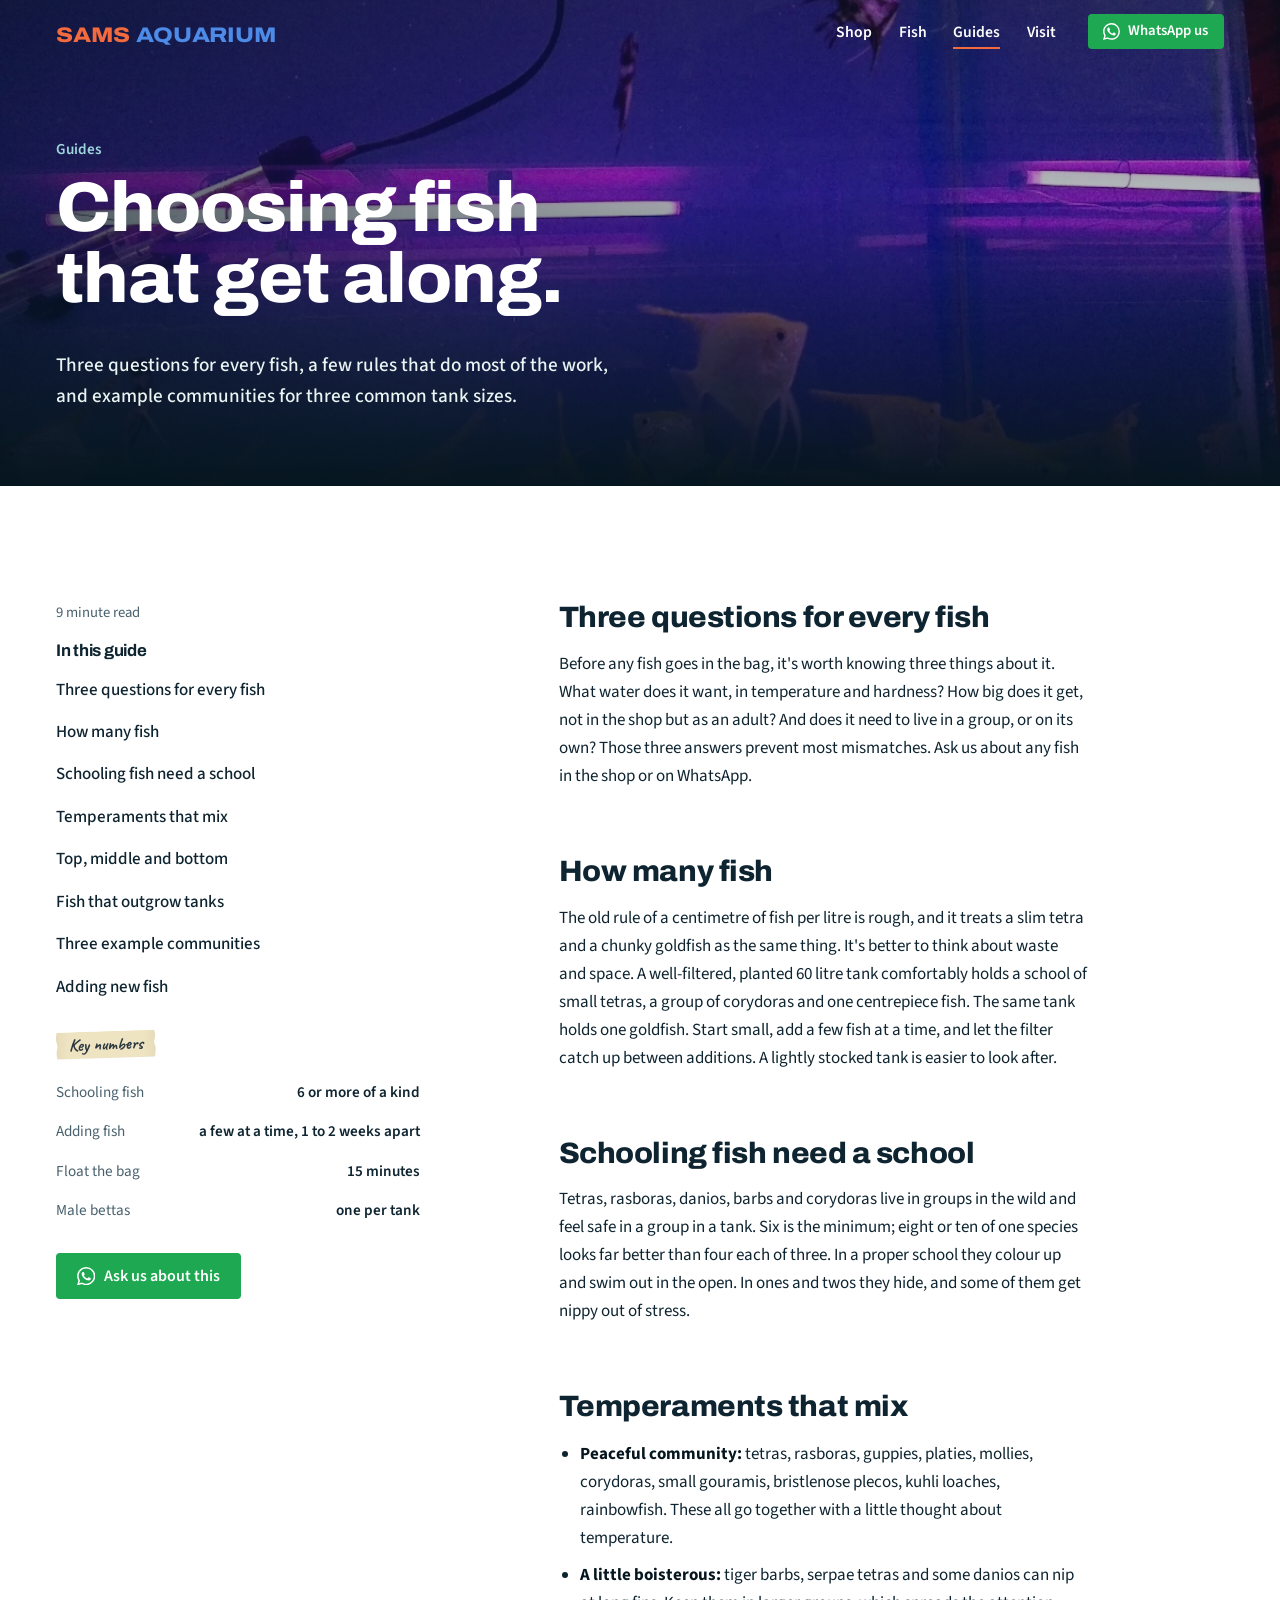
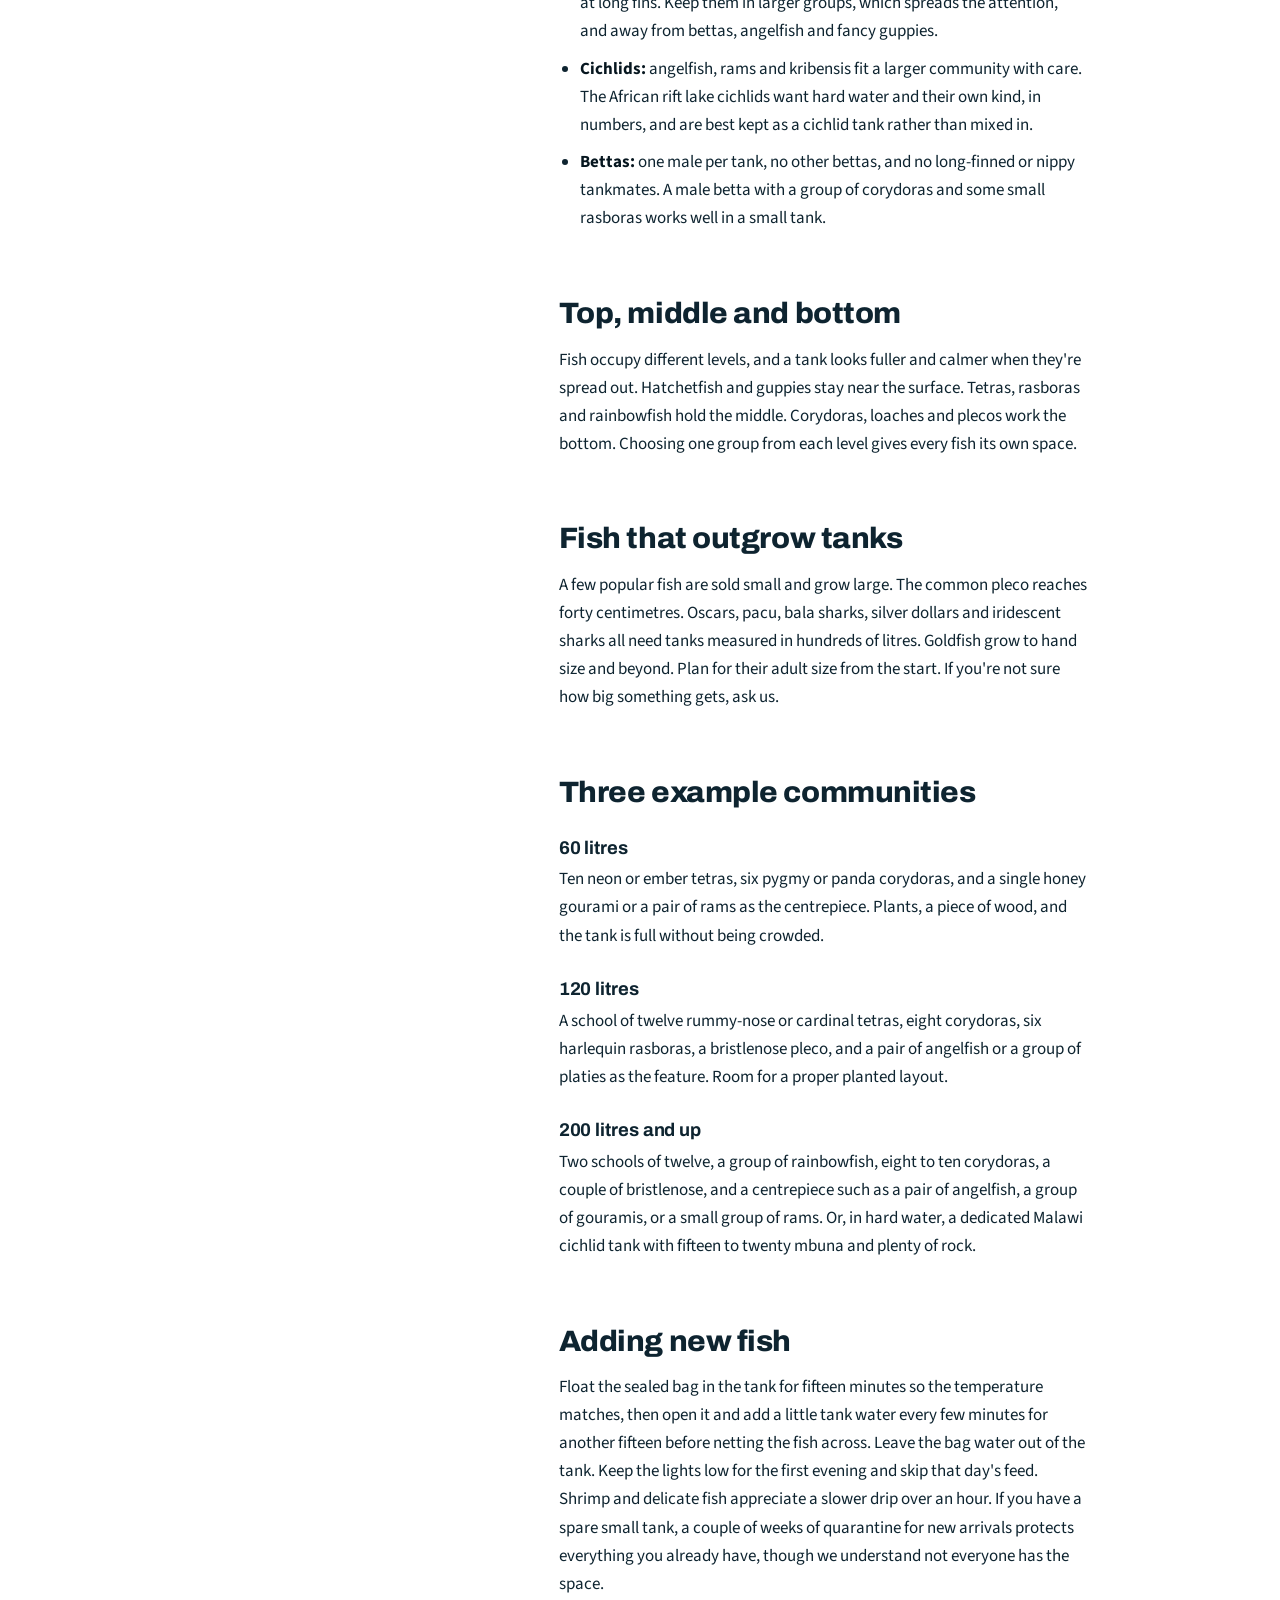
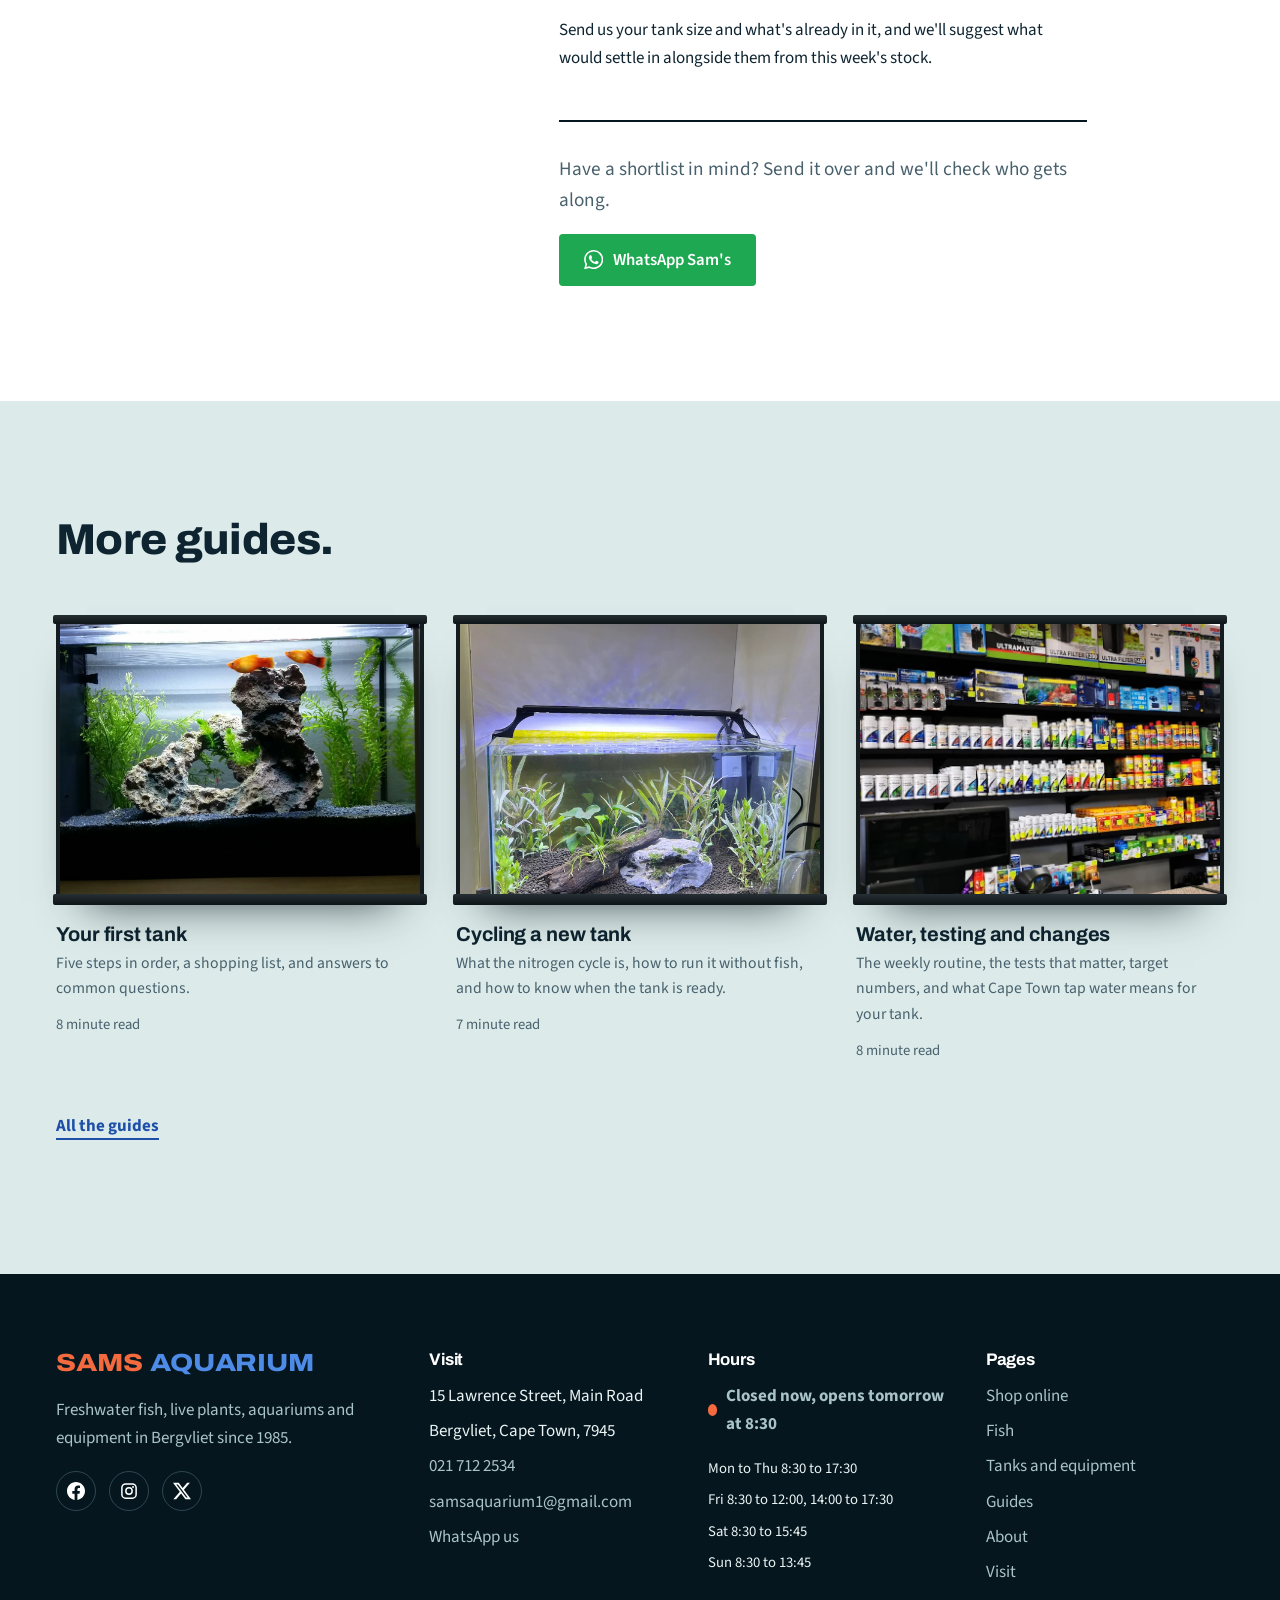
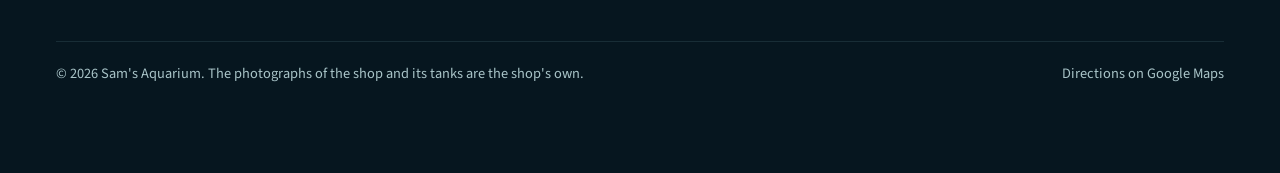
<file: stocking.html>
<!DOCTYPE html>
<html lang="en-ZA">
<head>
<meta charset="utf-8">
<script>document.documentElement.classList.add('js');</script>
<meta name="viewport" content="width=device-width, initial-scale=1">
<title>Choosing fish that get along: stocking a community tank | Sam's Aquarium, Cape Town</title>
<meta name="description" content="How many fish a tank can hold, which species school and how many they need, which temperaments mix well, fish that outgrow tanks, and three example communities for 60, 120 and 200 litres.">
<link rel="canonical" href="https://samsaquarium.co.za/stocking.html">
<meta property="og:type" content="article">
<meta property="og:title" content="Choosing fish that get along: stocking a community tank">
<meta property="og:description" content="How many fish a tank can hold, which species school and how many they need, which temperaments mix well, fish that outgrow tanks, and three example communities for 60, 120 and 200 litres.">
<meta property="og:image" content="https://skyeh01.github.io/sams-aquarium/assets/img/share/stocking.jpg">
<meta property="og:image:width" content="1200">
<meta property="og:image:height" content="630">
<meta property="og:image:alt" content="Sam's Aquarium. Choosing fish that get along.">
<meta property="og:url" content="https://skyeh01.github.io/sams-aquarium/stocking.html">
<meta property="og:site_name" content="Sam's Aquarium">
<meta name="twitter:card" content="summary_large_image">
<meta property="og:locale" content="en_ZA">
<meta name="theme-color" content="#06161f">
<link rel="icon" href="data:image/svg+xml,%3Csvg xmlns='http://www.w3.org/2000/svg' viewBox='0 0 40 40'%3E%3Ccircle cx='20' cy='20' r='20' fill='%230b2a38'/%3E%3Cpath d='M6 20C10 13 17 10 23 11c4 1 7 4 9 7l5-5v14l-5-5c-2 3-5 6-9 7C17 30 10 27 6 20z' fill='%23f26a3d'/%3E%3Ccircle cx='12' cy='18' r='1.8' fill='%2306161f'/%3E%3C/svg%3E">
<link rel="apple-touch-icon" href="assets/img/share/apple-touch-icon.png">
<link rel="preconnect" href="https://fonts.googleapis.com">
<link rel="preconnect" href="https://fonts.gstatic.com" crossorigin>
<link href="https://fonts.googleapis.com/css2?family=Archivo:wdth,wght@94..112,600..800&family=Source+Sans+3:ital,wght@0,400..700;1,400..700&family=Caveat:wght@500..700&display=swap" rel="stylesheet">
<link rel="stylesheet" href="assets/css/site.css">
<script type="application/ld+json">
{
  "@context": "https://schema.org",
  "@type": "Article",
  "headline": "Choosing fish that get along.",
  "description": "How many fish a tank can hold, which species school and how many they need, which temperaments mix well, fish that outgrow tanks, and three example communities for 60, 120 and 200 litres.",
  "url": "https://samsaquarium.co.za/stocking.html",
  "image": "https://samsaquarium.co.za/assets/img/angelfish.webp",
  "datePublished": "2026-09-22",
  "dateModified": "2026-09-22",
  "wordCount": 791,
  "inLanguage": "en-ZA",
  "author": {
    "@type": "Organization",
    "name": "Sam's Aquarium",
    "url": "https://samsaquarium.co.za/"
  },
  "publisher": {
    "@type": "Organization",
    "name": "Sam's Aquarium"
  }
}
</script>
</head>
<body data-section="guides.html">
<svg xmlns="http://www.w3.org/2000/svg" style="display:none" aria-hidden="true">
  <symbol id="i-wa" viewBox="0 0 24 24"><path fill="currentColor" d="M17.472 14.382c-.297-.149-1.758-.867-2.03-.967-.273-.099-.471-.148-.67.15-.197.297-.767.966-.94 1.164-.173.199-.347.223-.644.075-.297-.15-1.255-.463-2.39-1.475-.883-.788-1.48-1.761-1.653-2.059-.173-.297-.018-.458.13-.606.134-.133.298-.347.446-.52.149-.174.198-.298.298-.497.099-.198.05-.371-.025-.52-.075-.149-.669-1.612-.916-2.207-.242-.579-.487-.5-.669-.51-.173-.008-.371-.01-.57-.01-.198 0-.52.074-.792.372-.272.297-1.04 1.016-1.04 2.479 0 1.462 1.065 2.875 1.213 3.074.149.198 2.096 3.2 5.077 4.487.709.306 1.262.489 1.694.625.712.227 1.36.195 1.871.118.571-.085 1.758-.719 2.006-1.413.248-.694.248-1.289.173-1.413-.074-.124-.272-.198-.57-.347m-5.421 7.403h-.004a9.87 9.87 0 0 1-5.031-1.378l-.361-.214-3.741.982.998-3.648-.235-.374a9.86 9.86 0 0 1-1.51-5.26c.001-5.45 4.436-9.884 9.888-9.884 2.64 0 5.122 1.03 6.988 2.898a9.825 9.825 0 0 1 2.893 6.994c-.003 5.45-4.437 9.884-9.885 9.884m8.413-18.297A11.815 11.815 0 0 0 12.05 0C5.495 0 .16 5.335.157 11.892c0 2.096.547 4.142 1.588 5.945L.057 24l6.305-1.654a11.882 11.882 0 0 0 5.683 1.448h.005c6.554 0 11.89-5.335 11.893-11.893a11.821 11.821 0 0 0-3.48-8.413z"/></symbol>
  <symbol id="i-mark" viewBox="0 0 40 40"><circle cx="20" cy="20" r="20" fill="#0b2a38"/><path d="M6 20C10 13 17 10 23 11c4 1 7 4 9 7l5-5v14l-5-5c-2 3-5 6-9 7C17 30 10 27 6 20z" fill="#f26a3d"/><circle cx="12" cy="18" r="1.8" fill="#06161f"/></symbol>
  <symbol id="i-fb" viewBox="0 0 24 24"><path fill="currentColor" d="M24 12.073c0-6.627-5.373-12-12-12s-12 5.373-12 12c0 5.99 4.388 10.954 10.125 11.854v-8.385H7.078v-3.47h3.047V9.43c0-3.007 1.792-4.669 4.533-4.669 1.312 0 2.686.235 2.686.235v2.953H15.83c-1.491 0-1.956.925-1.956 1.874v2.25h3.328l-.532 3.47h-2.796v8.385C19.612 23.027 24 18.062 24 12.073z"/></symbol>
  <symbol id="i-ig" viewBox="0 0 24 24"><rect x="2.5" y="2.5" width="19" height="19" rx="5" fill="none" stroke="currentColor" stroke-width="2"/><circle cx="12" cy="12" r="4.2" fill="none" stroke="currentColor" stroke-width="2"/><circle cx="17.4" cy="6.6" r="1.3" fill="currentColor"/></symbol>
  <symbol id="i-x" viewBox="0 0 24 24"><path fill="currentColor" d="M18.901 1.153h3.68l-8.04 9.19L24 22.846h-7.406l-5.8-7.584-6.638 7.584H.474l8.6-9.83L0 1.154h7.594l5.243 6.932ZM17.61 20.644h2.039L6.486 3.24H4.298Z"/></symbol>
</svg>
<a class="skip" href="#main">Skip to content</a>

<header class="nav">
  <div class="wrap nav__inner">
    <a class="brand" href="index.html" aria-label="Sam's Aquarium home"><span class="wordmark"><b>Sams</b><span>Aquarium</span></span></a>
    <nav aria-label="Main">
      <ul class="nav__links">
        <li><a data-shop="" href="https://shop.samsaquarium.co.za/">Shop</a></li>
        <li><a href="fish.html">Fish</a></li>
        <li><a href="guides.html">Guides</a></li>
        <li><a href="visit.html">Visit</a></li>
        <li><a class="btn btn--wa nav__cta" data-wa="Tank size: &#10;Fish in it now: &#10;What would get along with them?" href="#"><svg><use href="#i-wa"/></svg>WhatsApp us</a></li>
      </ul>
    </nav>
    <button class="nav__burger" aria-expanded="false" aria-label="Open menu" aria-controls="menu"><svg viewBox="0 0 28 28" aria-hidden="true"><path d="M3 7h22M3 14h22M3 21h22" stroke="currentColor" stroke-width="2.5" stroke-linecap="round"/></svg></button>
  </div>
</header>
<div class="menu" id="menu">
  <ul>
    <li><a data-shop="" href="https://shop.samsaquarium.co.za/">Shop</a></li>
    <li><a href="fish.html">Fish</a></li>
    <li><a href="guides.html">Guides</a></li>
    <li><a href="visit.html">Visit</a></li>
  </ul>
  <a class="btn btn--wa btn--big" data-wa="Tank size: &#10;Fish in it now: &#10;What would get along with them?" href="#">WhatsApp Sam's</a>
</div>

<main id="main">

  <section class="page-hero page-hero--short" aria-label="Choosing fish that get along">
    <div class="hero__bg" data-parallax="0.12"><img src="assets/img/angelfish.webp" alt="A group of angelfish" width="1200" height="900" fetchpriority="high"></div>
    <div class="hero__veil"></div>
    <div class="wrap hero__content">
      <p class="crumb"><a href="guides.html">Guides</a></p>
      <h1>Choosing fish that get along.</h1>
      <p class="lead">Three questions for every fish, a few rules that do most of the work, and example communities for three common tank sizes.</p>
    </div>
  </section>

  <section class="section section--white">
    <div class="wrap guide">
      <aside class="guide__aside">
        <div class="aside-box">
          <p class="small dim">9 minute read</p>
          <h4>In this guide</h4>
          <ol class="toc"><li><a href="#three">Three questions for every fish</a></li><li><a href="#how-many">How many fish</a></li><li><a href="#schools">Schooling fish need a school</a></li><li><a href="#temperament">Temperaments that mix</a></li><li><a href="#levels">Top, middle and bottom</a></li><li><a href="#outgrow">Fish that outgrow tanks</a></li><li><a href="#examples">Three example communities</a></li><li><a href="#adding">Adding new fish</a></li></ol>
          <div class="keyfacts">
            <span class="tape tape--sm">Key numbers</span>
            <dl><div><dt>Schooling fish</dt><dd>6 or more of a kind</dd></div><div><dt>Adding fish</dt><dd>a few at a time, 1 to 2 weeks apart</dd></div><div><dt>Float the bag</dt><dd>15 minutes</dd></div><div><dt>Male bettas</dt><dd>one per tank</dd></div></dl>
          </div>
          <a class="btn btn--wa" data-wa="Tank size: &#10;Fish in it now: &#10;What would get along with them?" href="#"><svg><use href="#i-wa"/></svg>Ask us about this</a>
        </div>
      </aside>
      <article class="article">

<h2 id="three">Three questions for every fish</h2>
<p>Before any fish goes in the bag, it's worth knowing three things about it. What water does it want, in temperature and hardness? How big does it get, not in the shop but as an adult? And does it need to live in a group, or on its own? Those three answers prevent most mismatches. Ask us about any fish in the shop or on WhatsApp.</p>

<h2 id="how-many">How many fish</h2>
<p>The old rule of a centimetre of fish per litre is rough, and it treats a slim tetra and a chunky goldfish as the same thing. It's better to think about waste and space. A well-filtered, planted 60 litre tank comfortably holds a school of small tetras, a group of corydoras and one centrepiece fish. The same tank holds one goldfish. Start small, add a few fish at a time, and let the filter catch up between additions. A lightly stocked tank is easier to look after.</p>

<h2 id="schools">Schooling fish need a school</h2>
<p>Tetras, rasboras, danios, barbs and corydoras live in groups in the wild and feel safe in a group in a tank. Six is the minimum; eight or ten of one species looks far better than four each of three. In a proper school they colour up and swim out in the open. In ones and twos they hide, and some of them get nippy out of stress.</p>

<h2 id="temperament">Temperaments that mix</h2>
<ul>
  <li><strong>Peaceful community:</strong> tetras, rasboras, guppies, platies, mollies, corydoras, small gouramis, bristlenose plecos, kuhli loaches, rainbowfish. These all go together with a little thought about temperature.</li>
  <li><strong>A little boisterous:</strong> tiger barbs, serpae tetras and some danios can nip at long fins. Keep them in larger groups, which spreads the attention, and away from bettas, angelfish and fancy guppies.</li>
  <li><strong>Cichlids:</strong> angelfish, rams and kribensis fit a larger community with care. The African rift lake cichlids want hard water and their own kind, in numbers, and are best kept as a cichlid tank rather than mixed in.</li>
  <li><strong>Bettas:</strong> one male per tank, no other bettas, and no long-finned or nippy tankmates. A male betta with a group of corydoras and some small rasboras works well in a small tank.</li>
</ul>

<h2 id="levels">Top, middle and bottom</h2>
<p>Fish occupy different levels, and a tank looks fuller and calmer when they're spread out. Hatchetfish and guppies stay near the surface. Tetras, rasboras and rainbowfish hold the middle. Corydoras, loaches and plecos work the bottom. Choosing one group from each level gives every fish its own space.</p>

<h2 id="outgrow">Fish that outgrow tanks</h2>
<p>A few popular fish are sold small and grow large. The common pleco reaches forty centimetres. Oscars, pacu, bala sharks, silver dollars and iridescent sharks all need tanks measured in hundreds of litres. Goldfish grow to hand size and beyond. Plan for their adult size from the start. If you're not sure how big something gets, ask us.</p>

<h2 id="examples">Three example communities</h2>
<h3>60 litres</h3>
<p>Ten neon or ember tetras, six pygmy or panda corydoras, and a single honey gourami or a pair of rams as the centrepiece. Plants, a piece of wood, and the tank is full without being crowded.</p>
<h3>120 litres</h3>
<p>A school of twelve rummy-nose or cardinal tetras, eight corydoras, six harlequin rasboras, a bristlenose pleco, and a pair of angelfish or a group of platies as the feature. Room for a proper planted layout.</p>
<h3>200 litres and up</h3>
<p>Two schools of twelve, a group of rainbowfish, eight to ten corydoras, a couple of bristlenose, and a centrepiece such as a pair of angelfish, a group of gouramis, or a small group of rams. Or, in hard water, a dedicated Malawi cichlid tank with fifteen to twenty mbuna and plenty of rock.</p>

<h2 id="adding">Adding new fish</h2>
<p>Float the sealed bag in the tank for fifteen minutes so the temperature matches, then open it and add a little tank water every few minutes for another fifteen before netting the fish across. Leave the bag water out of the tank. Keep the lights low for the first evening and skip that day's feed. Shrimp and delicate fish appreciate a slower drip over an hour. If you have a spare small tank, a couple of weeks of quarantine for new arrivals protects everything you already have, though we understand not everyone has the space.</p>
<p>Send us your tank size and what's already in it, and we'll suggest what would settle in alongside them from this week's stock.</p>

        <div class="article__end">
          <p class="lead">Have a shortlist in mind? Send it over and we'll check who gets along.</p>
          <a class="btn btn--wa btn--big" data-wa="Tank size: &#10;Fish in it now: &#10;What would get along with them?" href="#"><svg><use href="#i-wa"/></svg>WhatsApp Sam's</a>
        </div>
      </article>
    </div>
  </section>

  <section class="section section--surface guide-more">
    <div class="wrap">
      <div class="section-head"><h2>More guides.</h2></div>
      <div class="gcards">
        <a class="gcard" href="start.html">
          <figure class="tank">
            <div class="tank__img"><img src="assets/img/hardscape-planted.webp" alt="A planted aquarium with rock hardscape" width="1200" height="922" loading="lazy"></div>
          </figure>
          <h3>Your first tank</h3>
          <p>Five steps in order, a shopping list, and answers to common questions.</p>
          <span class="small dim">8 minute read</span>
        </a>
        <a class="gcard" href="cycling.html">
          <figure class="tank">
            <div class="tank__img tank__img--tall"><img src="assets/img/nano-planted.webp" alt="A small planted aquarium" width="1200" height="1600" loading="lazy"></div>
          </figure>
          <h3>Cycling a new tank</h3>
          <p>What the nitrogen cycle is, how to run it without fish, and how to know when the tank is ready.</p>
          <span class="small dim">7 minute read</span>
        </a>
        <a class="gcard" href="water.html">
          <figure class="tank">
            <div class="tank__img"><img src="assets/img/treatments-shelf.webp" alt="Shelves of water treatments and test kits" width="1200" height="553" loading="lazy"></div>
          </figure>
          <h3>Water, testing and changes</h3>
          <p>The weekly routine, the tests that matter, target numbers, and what Cape Town tap water means for your tank.</p>
          <span class="small dim">8 minute read</span>
        </a>
      </div>
      <p class="mt-3"><a class="link" href="guides.html">All the guides</a></p>
    </div>
  </section>

</main>

<footer class="footer">
  <div class="wrap footer__grid">
    <div>
      <a class="brand" href="index.html" aria-label="Sam's Aquarium home"><span class="wordmark"><b>Sams</b><span>Aquarium</span></span></a>
      <p class="mt-1">Freshwater fish, live plants, aquariums and equipment in Bergvliet since 1985.</p>
      <div class="socials">
        <a href="https://www.facebook.com/samsaquariumbergvliet/" target="_blank" rel="noopener" aria-label="Sam's Aquarium on Facebook"><svg><use href="#i-fb"/></svg></a>
        <a href="https://www.instagram.com/samsaquarium/" target="_blank" rel="noopener" aria-label="Sam's Aquarium on Instagram"><svg><use href="#i-ig"/></svg></a>
        <a href="https://x.com/aquarium_sam" target="_blank" rel="noopener" aria-label="Sam's Aquarium on X"><svg><use href="#i-x"/></svg></a>
      </div>
    </div>
    <div>
      <h4>Visit</h4>
      <ul>
        <li>15 Lawrence Street, Main Road</li>
        <li>Bergvliet, Cape Town, 7945</li>
        <li><a href="tel:+27217122534">021 712 2534</a></li>
        <li><a href="mailto:samsaquarium1@gmail.com">samsaquarium1@gmail.com</a></li>
        <li><a data-wa="I'd like to ask about what you have in stock." href="#">WhatsApp us</a></li>
      </ul>
    </div>
    <div>
      <h4>Hours</h4>
      <p class="open-now" data-open-now>Open 7 days a week</p>
      <ul class="small">
        <li>Mon to Thu 8:30 to 17:30</li>
        <li>Fri 8:30 to 12:00, 14:00 to 17:30</li>
        <li>Sat 8:30 to 15:45</li>
        <li>Sun 8:30 to 13:45</li>
      </ul>
    </div>
    <div>
      <h4>Pages</h4>
      <ul>
        <li><a data-shop="" href="https://shop.samsaquarium.co.za/">Shop online</a></li>
        <li><a href="fish.html">Fish</a></li>
        <li><a href="aquariums.html">Tanks and equipment</a></li>
        <li><a href="guides.html">Guides</a></li>
        <li><a href="about.html">About</a></li>
        <li><a href="visit.html">Visit</a></li>
      </ul>
    </div>
  </div>
  <div class="wrap footer__bottom">
    <span>© <span data-year>2026</span> Sam's Aquarium. The photographs of the shop and its tanks are the shop's own.</span>
    <a href="https://maps.app.goo.gl/krWGz6CrjPNxJzxE7" target="_blank" rel="noopener">Directions on Google Maps</a>
  </div>
</footer>

<a class="wa-float" data-wa="Tank size: &#10;Fish in it now: &#10;What would get along with them?" href="#" aria-label="Message Sam's Aquarium on WhatsApp"><svg><use href="#i-wa"/></svg><span>WhatsApp us</span></a>

<script src="assets/js/site.js"></script>
</body>
</html>
</file>
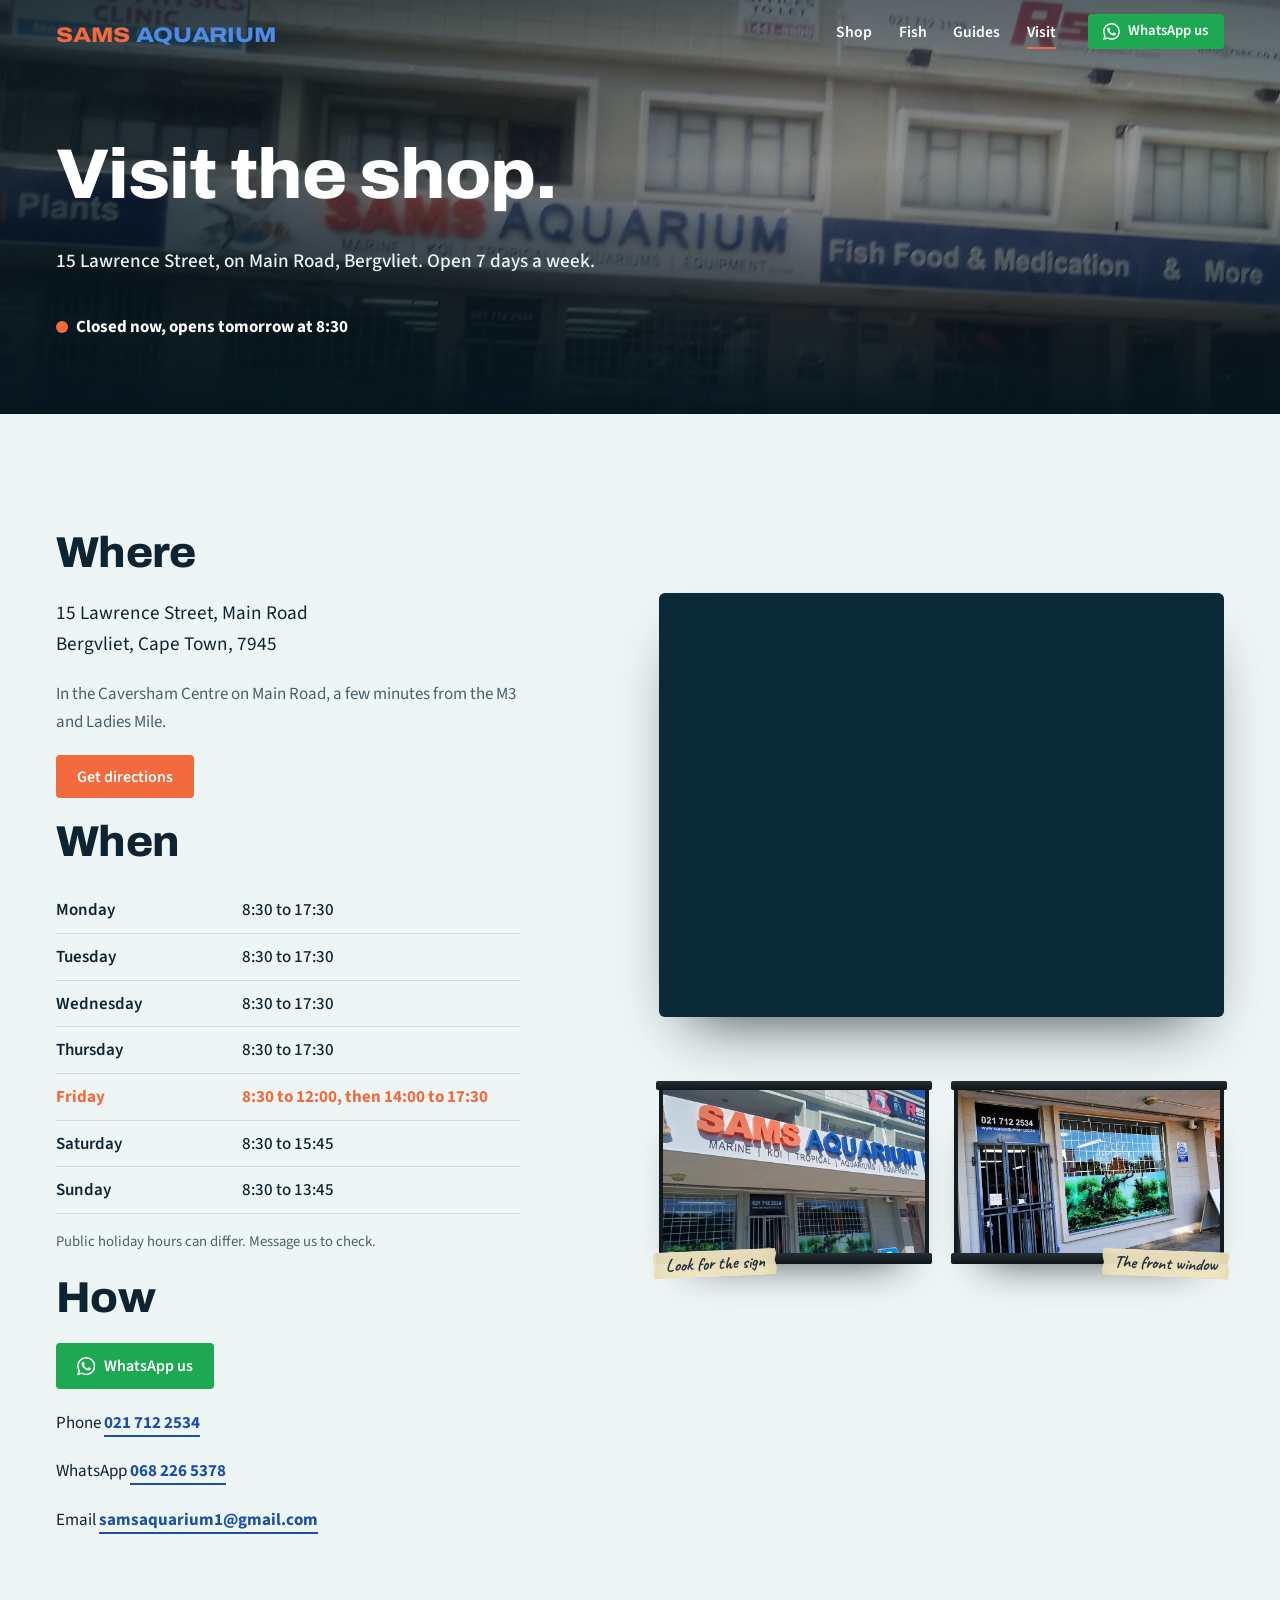
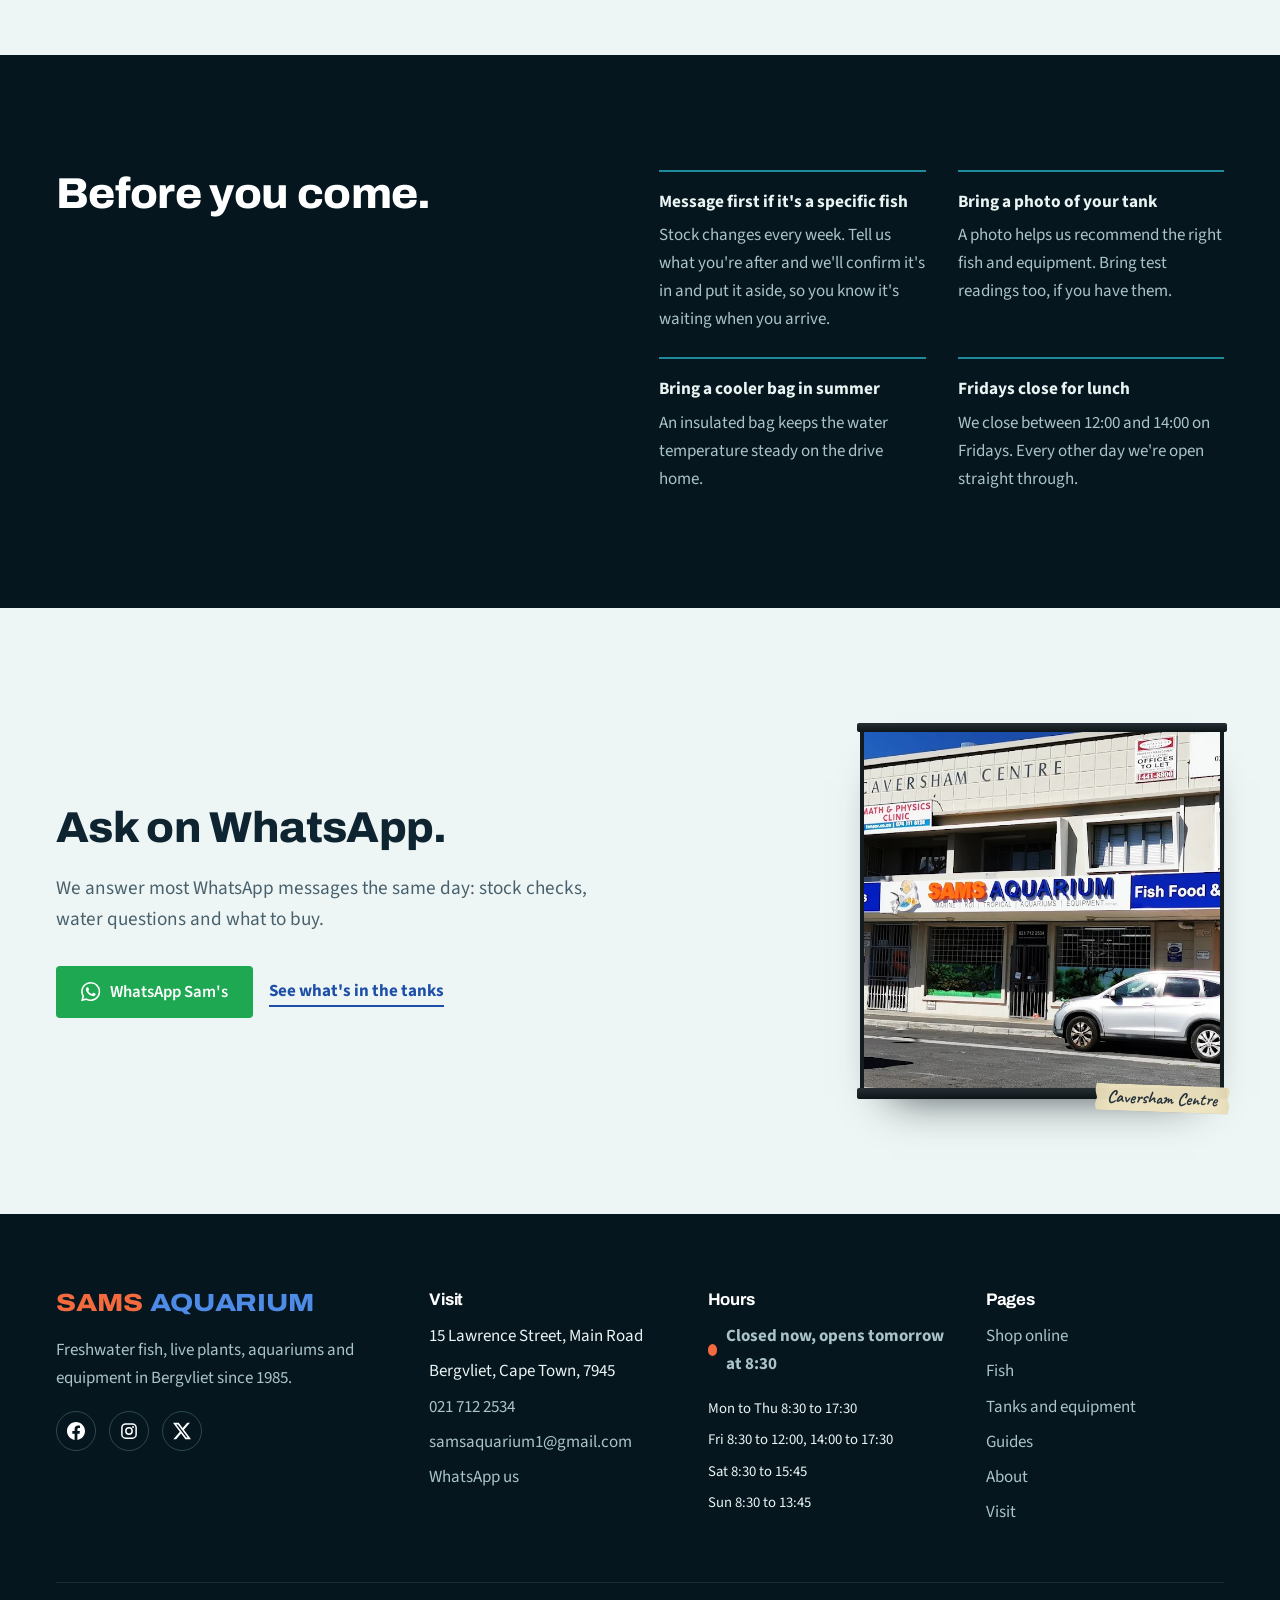
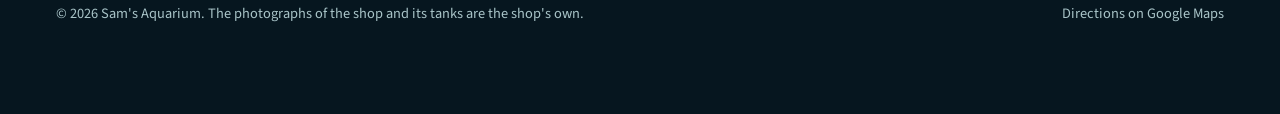
<file: visit.html>
<!DOCTYPE html>
<html lang="en-ZA">
<head>
<meta charset="utf-8">
<script>document.documentElement.classList.add('js');</script>
<meta name="viewport" content="width=device-width, initial-scale=1">
<title>Visit Sam's Aquarium | Hours, directions and contact | Bergvliet, Cape Town</title>
<meta name="description" content="Sam's Aquarium is at 15 Lawrence Street, Main Road, Bergvliet, Cape Town, 7945. Open 7 days a week. Phone 021 712 2534, or message us before you come and we'll put your fish aside.">
<link rel="canonical" href="https://samsaquarium.co.za/visit.html">
<meta property="og:type" content="website">
<meta property="og:title" content="Visit Sam's Aquarium, Bergvliet">
<meta property="og:description" content="15 Lawrence Street, Main Road, Bergvliet. Open 7 days.">
<meta property="og:image" content="https://skyeh01.github.io/sams-aquarium/assets/img/share/visit.jpg">
<meta property="og:image:width" content="1200">
<meta property="og:image:height" content="630">
<meta property="og:image:alt" content="Sam's Aquarium. Visit the shop at 15 Lawrence Street, Main Road, Bergvliet.">
<meta property="og:url" content="https://skyeh01.github.io/sams-aquarium/visit.html">
<meta property="og:site_name" content="Sam's Aquarium">
<meta name="twitter:card" content="summary_large_image">
<meta property="og:locale" content="en_ZA">
<meta name="theme-color" content="#06161f">
<link rel="icon" href="data:image/svg+xml,%3Csvg xmlns='http://www.w3.org/2000/svg' viewBox='0 0 40 40'%3E%3Ccircle cx='20' cy='20' r='20' fill='%230b2a38'/%3E%3Cpath d='M6 20C10 13 17 10 23 11c4 1 7 4 9 7l5-5v14l-5-5c-2 3-5 6-9 7C17 30 10 27 6 20z' fill='%23f26a3d'/%3E%3Ccircle cx='12' cy='18' r='1.8' fill='%2306161f'/%3E%3C/svg%3E">
<link rel="apple-touch-icon" href="assets/img/share/apple-touch-icon.png">
<link rel="preconnect" href="https://fonts.googleapis.com">
<link rel="preconnect" href="https://fonts.gstatic.com" crossorigin>
<link href="https://fonts.googleapis.com/css2?family=Archivo:wdth,wght@94..112,600..800&family=Source+Sans+3:ital,wght@0,400..700;1,400..700&family=Caveat:wght@500..700&display=swap" rel="stylesheet">
<link rel="stylesheet" href="assets/css/site.css">
</head>
<body>
<svg xmlns="http://www.w3.org/2000/svg" style="display:none" aria-hidden="true">
  <symbol id="i-wa" viewBox="0 0 24 24"><path fill="currentColor" d="M17.472 14.382c-.297-.149-1.758-.867-2.03-.967-.273-.099-.471-.148-.67.15-.197.297-.767.966-.94 1.164-.173.199-.347.223-.644.075-.297-.15-1.255-.463-2.39-1.475-.883-.788-1.48-1.761-1.653-2.059-.173-.297-.018-.458.13-.606.134-.133.298-.347.446-.52.149-.174.198-.298.298-.497.099-.198.05-.371-.025-.52-.075-.149-.669-1.612-.916-2.207-.242-.579-.487-.5-.669-.51-.173-.008-.371-.01-.57-.01-.198 0-.52.074-.792.372-.272.297-1.04 1.016-1.04 2.479 0 1.462 1.065 2.875 1.213 3.074.149.198 2.096 3.2 5.077 4.487.709.306 1.262.489 1.694.625.712.227 1.36.195 1.871.118.571-.085 1.758-.719 2.006-1.413.248-.694.248-1.289.173-1.413-.074-.124-.272-.198-.57-.347m-5.421 7.403h-.004a9.87 9.87 0 0 1-5.031-1.378l-.361-.214-3.741.982.998-3.648-.235-.374a9.86 9.86 0 0 1-1.51-5.26c.001-5.45 4.436-9.884 9.888-9.884 2.64 0 5.122 1.03 6.988 2.898a9.825 9.825 0 0 1 2.893 6.994c-.003 5.45-4.437 9.884-9.885 9.884m8.413-18.297A11.815 11.815 0 0 0 12.05 0C5.495 0 .16 5.335.157 11.892c0 2.096.547 4.142 1.588 5.945L.057 24l6.305-1.654a11.882 11.882 0 0 0 5.683 1.448h.005c6.554 0 11.89-5.335 11.893-11.893a11.821 11.821 0 0 0-3.48-8.413z"/></symbol>
  <symbol id="i-mark" viewBox="0 0 40 40"><circle cx="20" cy="20" r="20" fill="#0b2a38"/><path d="M6 20C10 13 17 10 23 11c4 1 7 4 9 7l5-5v14l-5-5c-2 3-5 6-9 7C17 30 10 27 6 20z" fill="#f26a3d"/><circle cx="12" cy="18" r="1.8" fill="#06161f"/></symbol>
  <symbol id="i-fb" viewBox="0 0 24 24"><path fill="currentColor" d="M24 12.073c0-6.627-5.373-12-12-12s-12 5.373-12 12c0 5.99 4.388 10.954 10.125 11.854v-8.385H7.078v-3.47h3.047V9.43c0-3.007 1.792-4.669 4.533-4.669 1.312 0 2.686.235 2.686.235v2.953H15.83c-1.491 0-1.956.925-1.956 1.874v2.25h3.328l-.532 3.47h-2.796v8.385C19.612 23.027 24 18.062 24 12.073z"/></symbol>
  <symbol id="i-ig" viewBox="0 0 24 24"><rect x="2.5" y="2.5" width="19" height="19" rx="5" fill="none" stroke="currentColor" stroke-width="2"/><circle cx="12" cy="12" r="4.2" fill="none" stroke="currentColor" stroke-width="2"/><circle cx="17.4" cy="6.6" r="1.3" fill="currentColor"/></symbol>
  <symbol id="i-x" viewBox="0 0 24 24"><path fill="currentColor" d="M18.901 1.153h3.68l-8.04 9.19L24 22.846h-7.406l-5.8-7.584-6.638 7.584H.474l8.6-9.83L0 1.154h7.594l5.243 6.932ZM17.61 20.644h2.039L6.486 3.24H4.298Z"/></symbol>
</svg>
<a class="skip" href="#main">Skip to content</a>

<header class="nav">
  <div class="wrap nav__inner">
    <a class="brand" href="index.html" aria-label="Sam's Aquarium home"><span class="wordmark"><b>Sams</b><span>Aquarium</span></span></a>
    <nav aria-label="Main">
      <ul class="nav__links">
        <li><a data-shop="" href="https://shop.samsaquarium.co.za/">Shop</a></li>
        <li><a href="fish.html">Fish</a></li>
        <li><a href="guides.html">Guides</a></li>
        <li><a href="visit.html">Visit</a></li>
        <li><a class="btn btn--wa nav__cta" data-wa="I'm planning to come in. Can you hold something for me?" href="#"><svg><use href="#i-wa"/></svg>WhatsApp us</a></li>
      </ul>
    </nav>
    <button class="nav__burger" aria-expanded="false" aria-label="Open menu" aria-controls="menu"><svg viewBox="0 0 28 28" aria-hidden="true"><path d="M3 7h22M3 14h22M3 21h22" stroke="currentColor" stroke-width="2.5" stroke-linecap="round"/></svg></button>
  </div>
</header>
<div class="menu" id="menu">
  <ul>
    <li><a data-shop="" href="https://shop.samsaquarium.co.za/">Shop</a></li>
    <li><a href="fish.html">Fish</a></li>
    <li><a href="guides.html">Guides</a></li>
    <li><a href="visit.html">Visit</a></li>
  </ul>
  <a class="btn btn--wa btn--big" data-wa="I'm planning to come in. Can you hold something for me?" href="#">WhatsApp Sam's</a>
</div>

<main id="main">

  <section class="page-hero page-hero--short" aria-label="Visit">
    <div class="hero__bg" data-parallax="0.12"><img src="assets/img/street-view.webp" alt="Sam's Aquarium seen from across Main Road in Bergvliet" width="1600" height="886" fetchpriority="high"></div>
    <div class="hero__veil"></div>
    <div class="wrap hero__content">
      <h1>Visit the shop.</h1>
      <p class="lead">15 Lawrence Street, on Main Road, Bergvliet. Open 7 days a week.</p>
      <p class="open-now mt-1" data-open-now style="color:#fff">Open 7 days a week</p>
    </div>
  </section>

  <section class="section">
    <div class="wrap split">
      <div class="c-5 stack">
        <div>
          <h2>Where</h2>
          <p class="lead" style="color:var(--text)">15 Lawrence Street, Main Road<br>Bergvliet, Cape Town, 7945</p>
          <p class="dim">In the Caversham Centre on Main Road, a few minutes from the M3 and Ladies Mile.</p>
          <p><a class="btn" href="https://maps.app.goo.gl/krWGz6CrjPNxJzxE7" target="_blank" rel="noopener">Get directions</a></p>
        </div>
        <div>
          <h2>When</h2>
          <table class="hours">
            <tbody>
              <tr data-day="1"><th>Monday</th><td>8:30 to 17:30</td></tr>
              <tr data-day="2"><th>Tuesday</th><td>8:30 to 17:30</td></tr>
              <tr data-day="3"><th>Wednesday</th><td>8:30 to 17:30</td></tr>
              <tr data-day="4"><th>Thursday</th><td>8:30 to 17:30</td></tr>
              <tr data-day="5"><th>Friday</th><td>8:30 to 12:00, then 14:00 to 17:30</td></tr>
              <tr data-day="6"><th>Saturday</th><td>8:30 to 15:45</td></tr>
              <tr data-day="0"><th>Sunday</th><td>8:30 to 13:45</td></tr>
            </tbody>
          </table>
          <p class="small dim mt-1">Public holiday hours can differ. Message us to check.</p>
        </div>
        <div>
          <h2>How</h2>
          <ul style="list-style:none;padding:0;margin:0" class="stack">
            <li><a class="btn btn--wa" data-wa="I'm planning to come in. Can you hold something for me?" href="#"><svg><use href="#i-wa"/></svg>WhatsApp us</a></li>
            <li>Phone <a class="link" href="tel:+27217122534">021 712 2534</a></li>
            <li>WhatsApp <a class="link" data-wa="I'm planning to come in. Can you hold something for me?" href="#">068 226 5378</a></li>
            <li>Email <a class="link" href="mailto:samsaquarium1@gmail.com">samsaquarium1@gmail.com</a></li>
          </ul>
        </div>
      </div>
      <div class="push offset-top">
        <div class="map">
          <iframe title="Map showing Sam's Aquarium on Main Road, Bergvliet" src="https://maps.google.com/maps?q=Sam%27s%20Aquarium%2C%2015%20Lawrence%20Street%2C%20Bergvliet%2C%20Cape%20Town&t=&z=16&ie=UTF8&iwloc=&output=embed" loading="lazy" referrerpolicy="no-referrer-when-downgrade" allowfullscreen></iframe>
        </div>
        <div class="tank-wall mt-4">
          <figure class="tank w-6"><div class="tank__img tank__img--wide"><img src="assets/img/storefront-sign.webp" alt="The shop sign on Main Road" width="1800" height="1012" loading="lazy"></div><figcaption class="tank__label"><span class="tape tape--sm">Look for the sign</span></figcaption></figure>
          <figure class="tank w-6 tank--label-right"><div class="tank__img tank__img--wide"><img src="assets/img/window-mural.webp" alt="The shop window with its aquarium mural" width="1200" height="553" loading="lazy"></div><figcaption class="tank__label"><span class="tape tape--sm">The front window</span></figcaption></figure>
        </div>
      </div>
    </div>
  </section>

  <section class="section section--deep">
    <div class="wrap split">
      <div class="c-5">
        <h2>Before you come.</h2>
        
      </div>
      <div class="push">
        <dl class="range">
          <div><dt>Message first if it's a specific fish</dt><dd>Stock changes every week. Tell us what you're after and we'll confirm it's in and put it aside, so you know it's waiting when you arrive.</dd></div>
          <div><dt>Bring a photo of your tank</dt><dd>A photo helps us recommend the right fish and equipment. Bring test readings too, if you have them.</dd></div>
          <div><dt>Bring a cooler bag in summer</dt><dd>An insulated bag keeps the water temperature steady on the drive home.</dd></div>
          <div><dt>Fridays close for lunch</dt><dd>We close between 12:00 and 14:00 on Fridays. Every other day we're open straight through.</dd></div>
        </dl>
      </div>
    </div>
  </section>

  <section class="section cta-band">
    <div class="wrap cta-band__inner">
      <div class="cta-band__body">
        <h2>Ask on WhatsApp.</h2>
        <p class="lead">We answer most WhatsApp messages the same day: stock checks, water questions and what to buy.</p>
        <div class="cluster mt-2">
          <a class="btn btn--wa btn--big" data-wa="I'd like to ask about what you have in stock." href="#"><svg><use href="#i-wa"/></svg>WhatsApp Sam's</a>
          <a class="link" href="fish.html">See what's in the tanks</a>
        </div>
      </div>
      <div class="cta-band__aside">
        <figure class="tank tank--label-right">
          <div class="tank__img tank__img--square"><img src="assets/img/caversham-centre-2.webp" alt="The Caversham Centre shopfront on Main Road" width="1400" height="645" loading="lazy"></div>
          <figcaption class="tank__label"><span class="tape tape--sm">Caversham Centre</span></figcaption>
        </figure>
      </div>
    </div>
  </section>

</main>

<footer class="footer">
  <div class="wrap footer__grid">
    <div>
      <a class="brand" href="index.html" aria-label="Sam's Aquarium home"><span class="wordmark"><b>Sams</b><span>Aquarium</span></span></a>
      <p class="mt-1">Freshwater fish, live plants, aquariums and equipment in Bergvliet since 1985.</p>
      <div class="socials">
        <a href="https://www.facebook.com/samsaquariumbergvliet/" target="_blank" rel="noopener" aria-label="Sam's Aquarium on Facebook"><svg><use href="#i-fb"/></svg></a>
        <a href="https://www.instagram.com/samsaquarium/" target="_blank" rel="noopener" aria-label="Sam's Aquarium on Instagram"><svg><use href="#i-ig"/></svg></a>
        <a href="https://x.com/aquarium_sam" target="_blank" rel="noopener" aria-label="Sam's Aquarium on X"><svg><use href="#i-x"/></svg></a>
      </div>
    </div>
    <div>
      <h4>Visit</h4>
      <ul>
        <li>15 Lawrence Street, Main Road</li>
        <li>Bergvliet, Cape Town, 7945</li>
        <li><a href="tel:+27217122534">021 712 2534</a></li>
        <li><a href="mailto:samsaquarium1@gmail.com">samsaquarium1@gmail.com</a></li>
        <li><a data-wa="I'd like to ask about what you have in stock." href="#">WhatsApp us</a></li>
      </ul>
    </div>
    <div>
      <h4>Hours</h4>
      <p class="open-now" data-open-now>Open 7 days a week</p>
      <ul class="small">
        <li>Mon to Thu 8:30 to 17:30</li>
        <li>Fri 8:30 to 12:00, 14:00 to 17:30</li>
        <li>Sat 8:30 to 15:45</li>
        <li>Sun 8:30 to 13:45</li>
      </ul>
    </div>
    <div>
      <h4>Pages</h4>
      <ul>
        <li><a data-shop="" href="https://shop.samsaquarium.co.za/">Shop online</a></li>
        <li><a href="fish.html">Fish</a></li>
        <li><a href="aquariums.html">Tanks and equipment</a></li>
        <li><a href="guides.html">Guides</a></li>
        <li><a href="about.html">About</a></li>
        <li><a href="visit.html">Visit</a></li>
      </ul>
    </div>
  </div>
  <div class="wrap footer__bottom">
    <span>© <span data-year>2026</span> Sam's Aquarium. The photographs of the shop and its tanks are the shop's own.</span>
    <a href="https://maps.app.goo.gl/krWGz6CrjPNxJzxE7" target="_blank" rel="noopener">Directions on Google Maps</a>
  </div>
</footer>

<a class="wa-float" data-wa="I'm planning to come in. Can you hold something for me?" href="#" aria-label="Message Sam's Aquarium on WhatsApp"><svg><use href="#i-wa"/></svg><span>WhatsApp us</span></a>

<script src="assets/js/site.js"></script>
</body>
</html>
</file>
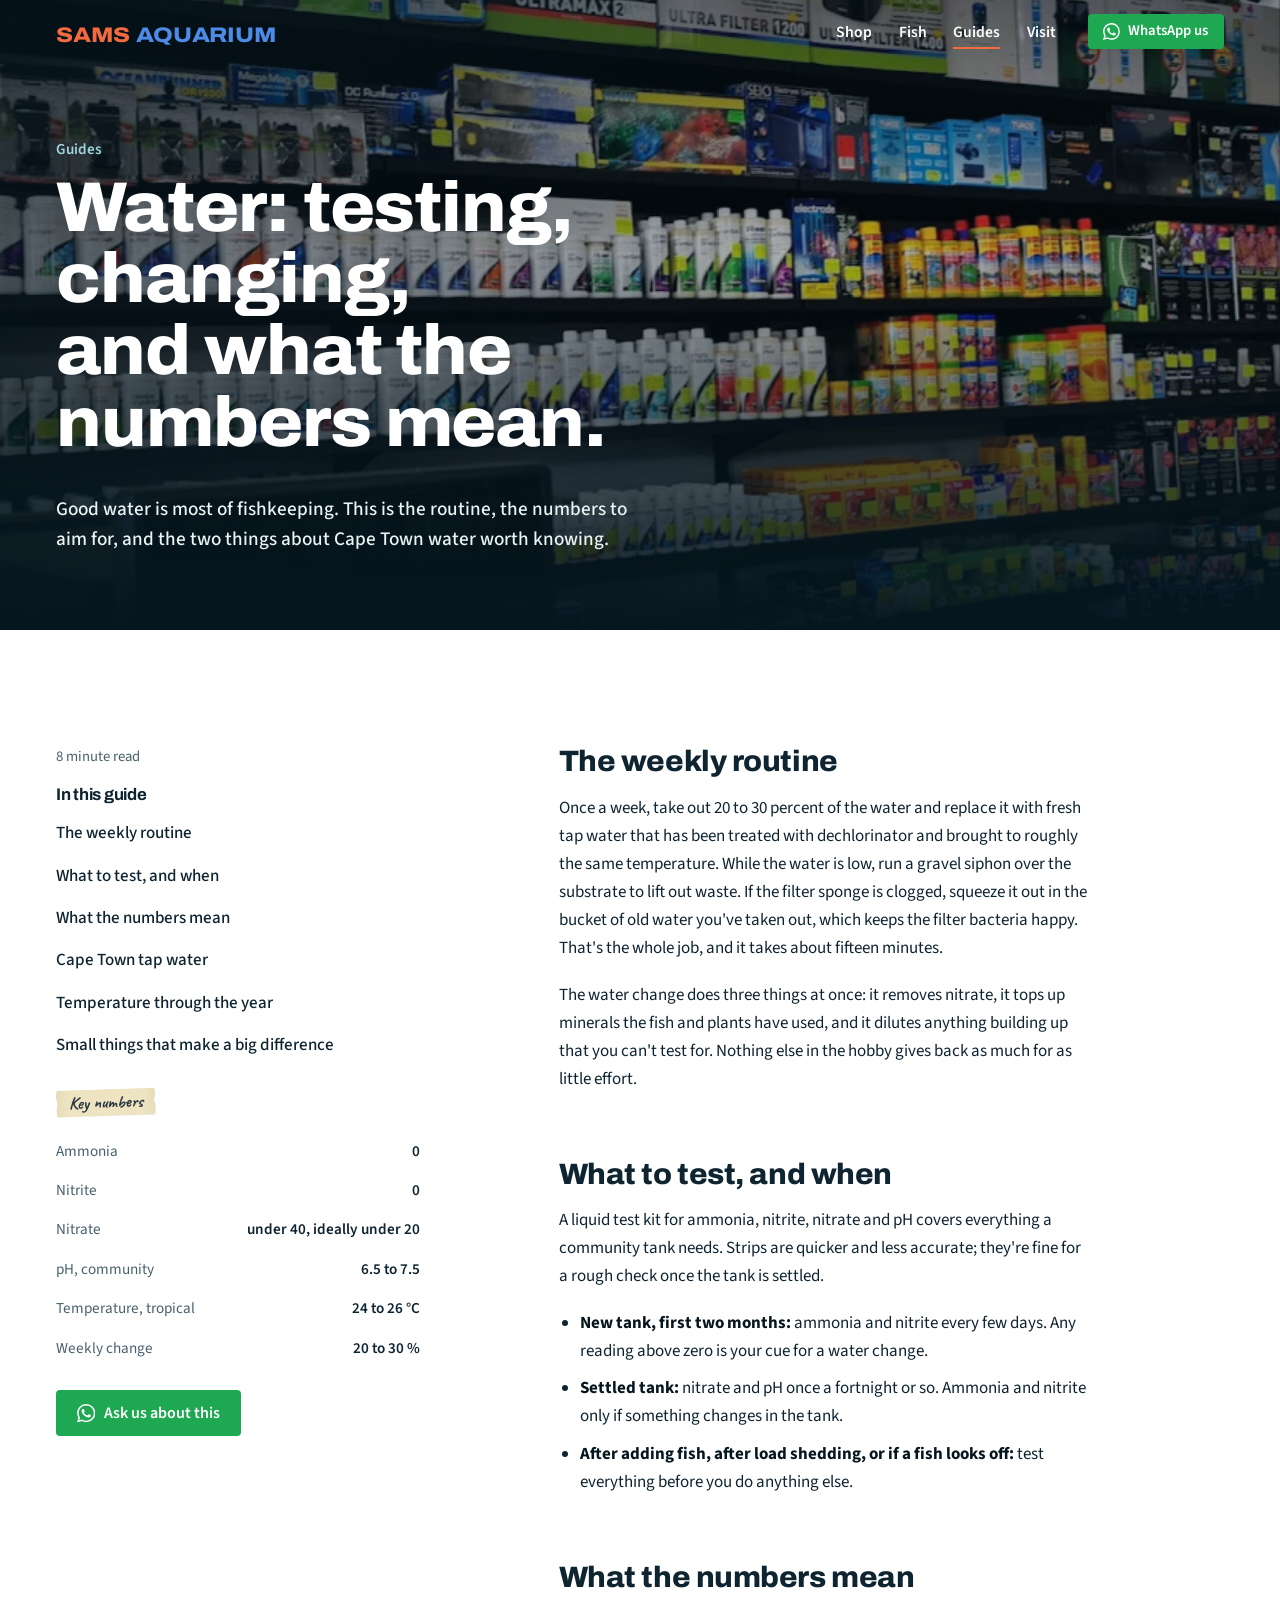
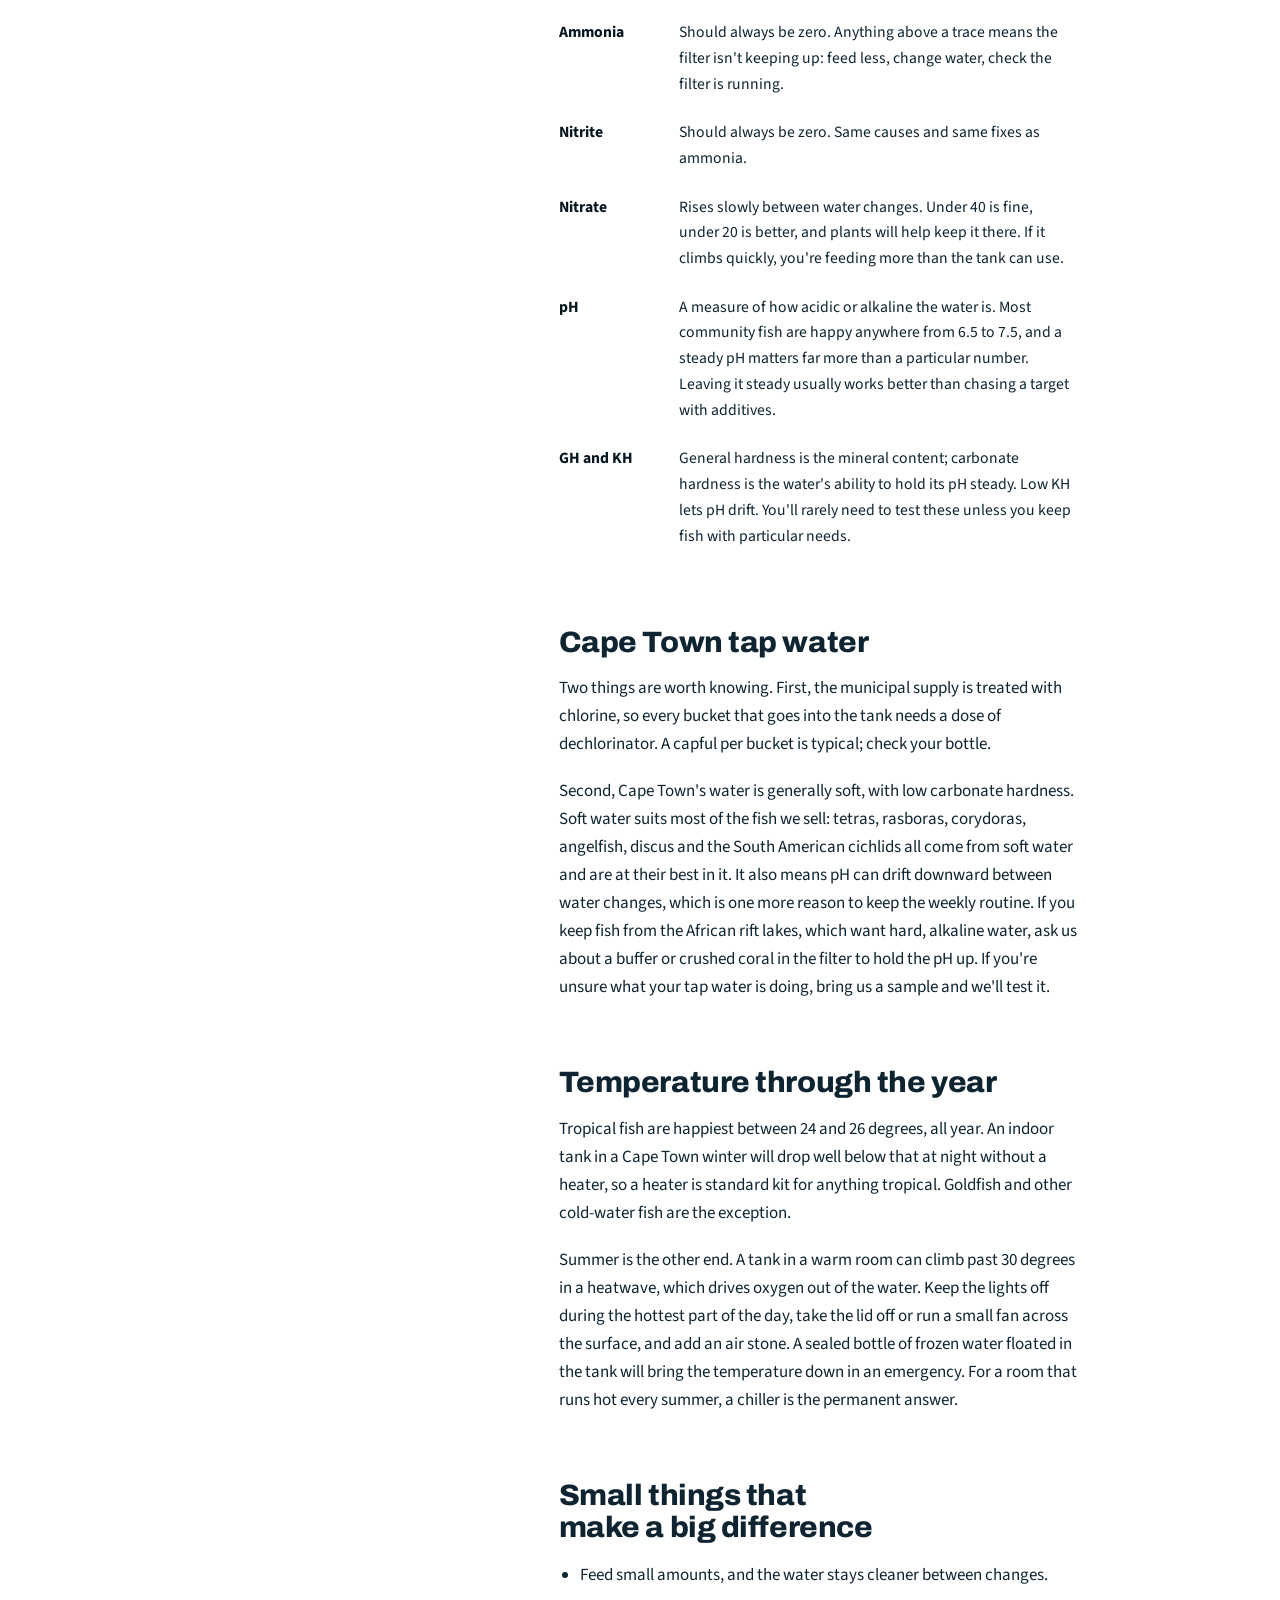
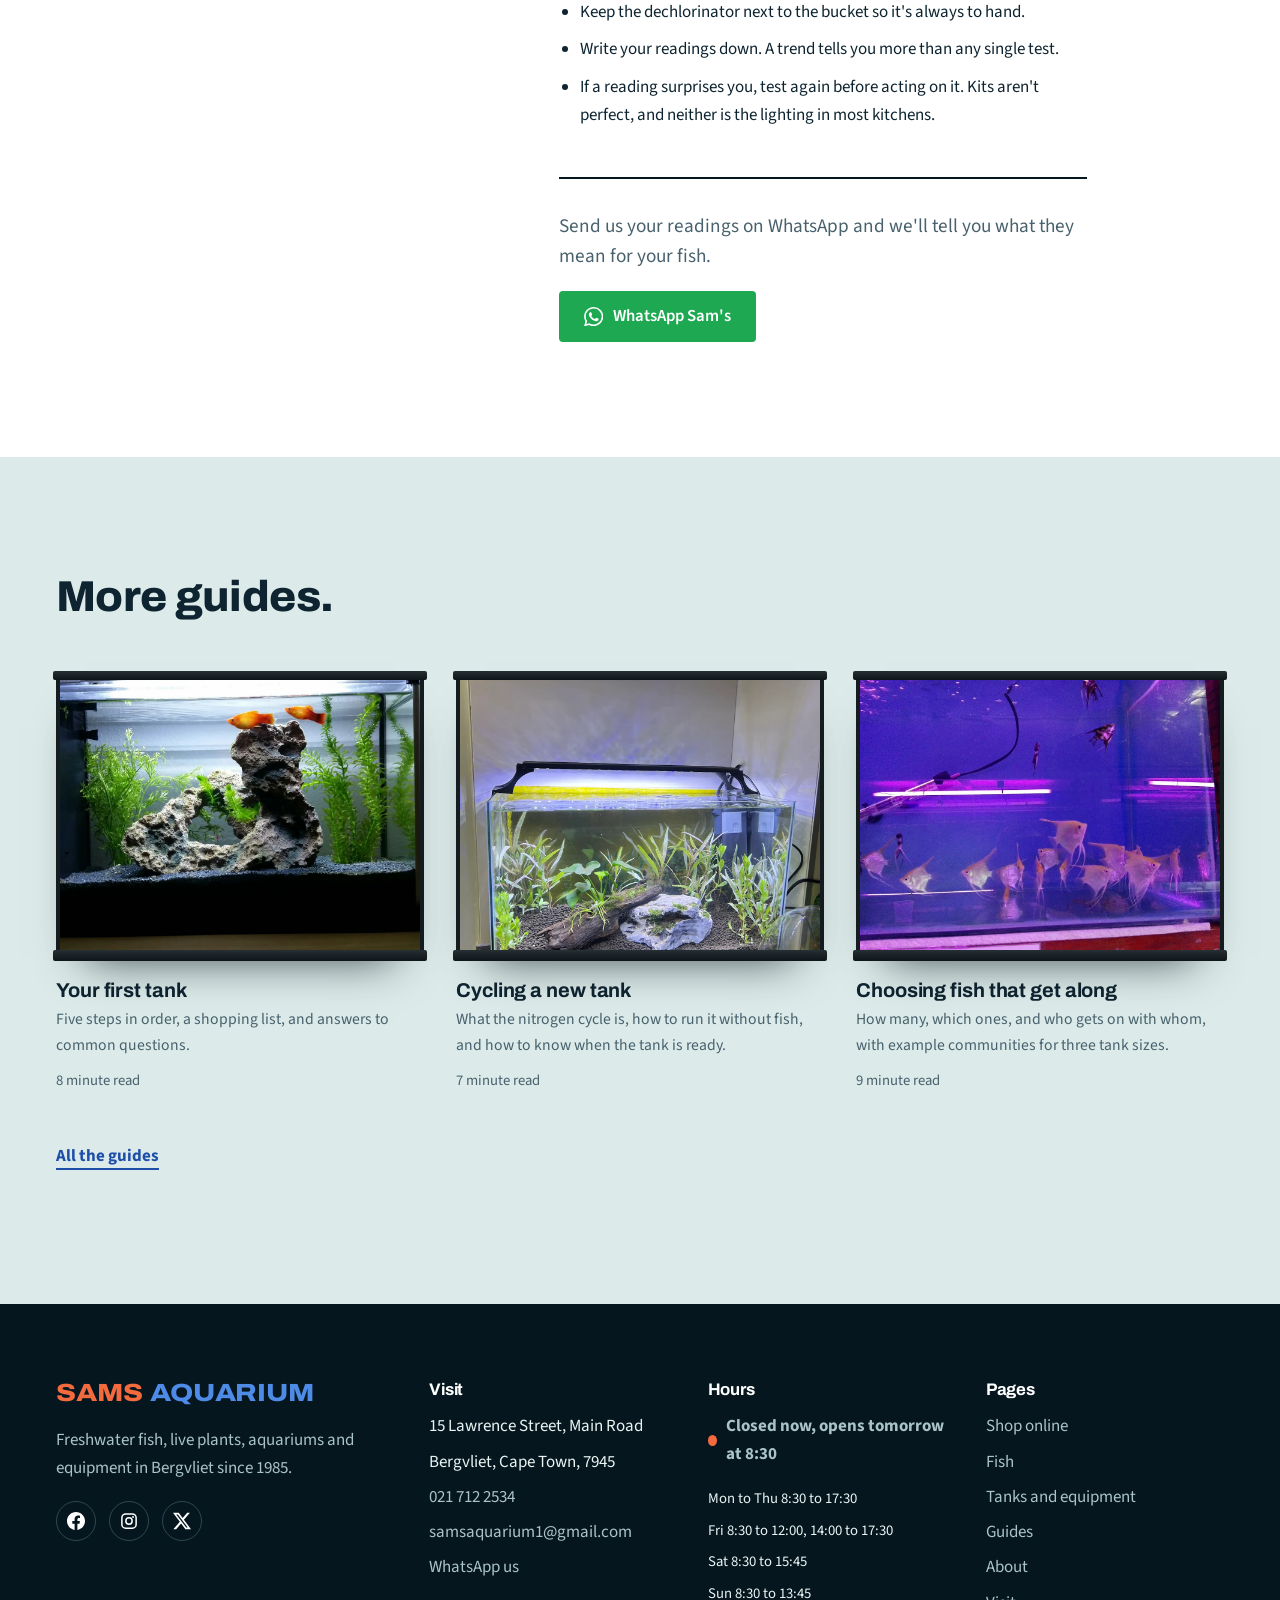
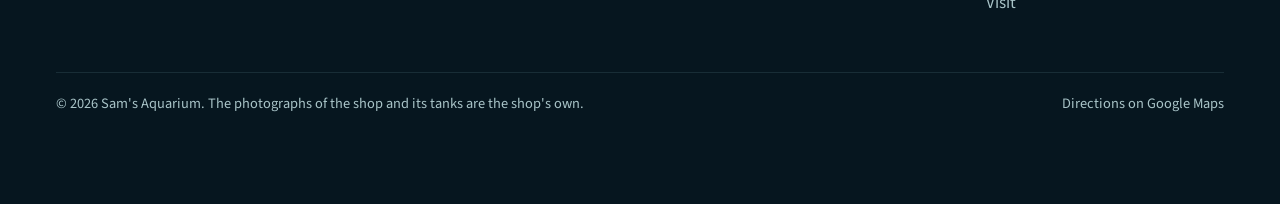
<file: water.html>
<!DOCTYPE html>
<html lang="en-ZA">
<head>
<meta charset="utf-8">
<script>document.documentElement.classList.add('js');</script>
<meta name="viewport" content="width=device-width, initial-scale=1">
<title>Aquarium water in Cape Town: testing, water changes and what the numbers mean | Sam's Aquarium</title>
<meta name="description" content="The weekly water change, which tests matter and when, target numbers for a community tank, what Cape Town's soft tap water means for your fish, and keeping the temperature right through the year.">
<link rel="canonical" href="https://samsaquarium.co.za/water.html">
<meta property="og:type" content="article">
<meta property="og:title" content="Aquarium water in Cape Town: testing, water changes and what the numbers mean">
<meta property="og:description" content="The weekly water change, which tests matter and when, target numbers for a community tank, what Cape Town's soft tap water means for your fish, and keeping the temperature right through the year.">
<meta property="og:image" content="https://skyeh01.github.io/sams-aquarium/assets/img/share/water.jpg">
<meta property="og:image:width" content="1200">
<meta property="og:image:height" content="630">
<meta property="og:image:alt" content="Sam's Aquarium. Aquarium water in Cape Town.">
<meta property="og:url" content="https://skyeh01.github.io/sams-aquarium/water.html">
<meta property="og:site_name" content="Sam's Aquarium">
<meta name="twitter:card" content="summary_large_image">
<meta property="og:locale" content="en_ZA">
<meta name="theme-color" content="#06161f">
<link rel="icon" href="data:image/svg+xml,%3Csvg xmlns='http://www.w3.org/2000/svg' viewBox='0 0 40 40'%3E%3Ccircle cx='20' cy='20' r='20' fill='%230b2a38'/%3E%3Cpath d='M6 20C10 13 17 10 23 11c4 1 7 4 9 7l5-5v14l-5-5c-2 3-5 6-9 7C17 30 10 27 6 20z' fill='%23f26a3d'/%3E%3Ccircle cx='12' cy='18' r='1.8' fill='%2306161f'/%3E%3C/svg%3E">
<link rel="apple-touch-icon" href="assets/img/share/apple-touch-icon.png">
<link rel="preconnect" href="https://fonts.googleapis.com">
<link rel="preconnect" href="https://fonts.gstatic.com" crossorigin>
<link href="https://fonts.googleapis.com/css2?family=Archivo:wdth,wght@94..112,600..800&family=Source+Sans+3:ital,wght@0,400..700;1,400..700&family=Caveat:wght@500..700&display=swap" rel="stylesheet">
<link rel="stylesheet" href="assets/css/site.css">
<script type="application/ld+json">
{
  "@context": "https://schema.org",
  "@type": "Article",
  "headline": "Water: testing, changing, and what the numbers mean.",
  "description": "The weekly water change, which tests matter and when, target numbers for a community tank, what Cape Town's soft tap water means for your fish, and keeping the temperature right through the year.",
  "url": "https://samsaquarium.co.za/water.html",
  "image": "https://samsaquarium.co.za/assets/img/treatments-shelf.webp",
  "datePublished": "2026-09-22",
  "dateModified": "2026-09-22",
  "wordCount": 744,
  "inLanguage": "en-ZA",
  "author": {
    "@type": "Organization",
    "name": "Sam's Aquarium",
    "url": "https://samsaquarium.co.za/"
  },
  "publisher": {
    "@type": "Organization",
    "name": "Sam's Aquarium"
  }
}
</script>
</head>
<body data-section="guides.html">
<svg xmlns="http://www.w3.org/2000/svg" style="display:none" aria-hidden="true">
  <symbol id="i-wa" viewBox="0 0 24 24"><path fill="currentColor" d="M17.472 14.382c-.297-.149-1.758-.867-2.03-.967-.273-.099-.471-.148-.67.15-.197.297-.767.966-.94 1.164-.173.199-.347.223-.644.075-.297-.15-1.255-.463-2.39-1.475-.883-.788-1.48-1.761-1.653-2.059-.173-.297-.018-.458.13-.606.134-.133.298-.347.446-.52.149-.174.198-.298.298-.497.099-.198.05-.371-.025-.52-.075-.149-.669-1.612-.916-2.207-.242-.579-.487-.5-.669-.51-.173-.008-.371-.01-.57-.01-.198 0-.52.074-.792.372-.272.297-1.04 1.016-1.04 2.479 0 1.462 1.065 2.875 1.213 3.074.149.198 2.096 3.2 5.077 4.487.709.306 1.262.489 1.694.625.712.227 1.36.195 1.871.118.571-.085 1.758-.719 2.006-1.413.248-.694.248-1.289.173-1.413-.074-.124-.272-.198-.57-.347m-5.421 7.403h-.004a9.87 9.87 0 0 1-5.031-1.378l-.361-.214-3.741.982.998-3.648-.235-.374a9.86 9.86 0 0 1-1.51-5.26c.001-5.45 4.436-9.884 9.888-9.884 2.64 0 5.122 1.03 6.988 2.898a9.825 9.825 0 0 1 2.893 6.994c-.003 5.45-4.437 9.884-9.885 9.884m8.413-18.297A11.815 11.815 0 0 0 12.05 0C5.495 0 .16 5.335.157 11.892c0 2.096.547 4.142 1.588 5.945L.057 24l6.305-1.654a11.882 11.882 0 0 0 5.683 1.448h.005c6.554 0 11.89-5.335 11.893-11.893a11.821 11.821 0 0 0-3.48-8.413z"/></symbol>
  <symbol id="i-mark" viewBox="0 0 40 40"><circle cx="20" cy="20" r="20" fill="#0b2a38"/><path d="M6 20C10 13 17 10 23 11c4 1 7 4 9 7l5-5v14l-5-5c-2 3-5 6-9 7C17 30 10 27 6 20z" fill="#f26a3d"/><circle cx="12" cy="18" r="1.8" fill="#06161f"/></symbol>
  <symbol id="i-fb" viewBox="0 0 24 24"><path fill="currentColor" d="M24 12.073c0-6.627-5.373-12-12-12s-12 5.373-12 12c0 5.99 4.388 10.954 10.125 11.854v-8.385H7.078v-3.47h3.047V9.43c0-3.007 1.792-4.669 4.533-4.669 1.312 0 2.686.235 2.686.235v2.953H15.83c-1.491 0-1.956.925-1.956 1.874v2.25h3.328l-.532 3.47h-2.796v8.385C19.612 23.027 24 18.062 24 12.073z"/></symbol>
  <symbol id="i-ig" viewBox="0 0 24 24"><rect x="2.5" y="2.5" width="19" height="19" rx="5" fill="none" stroke="currentColor" stroke-width="2"/><circle cx="12" cy="12" r="4.2" fill="none" stroke="currentColor" stroke-width="2"/><circle cx="17.4" cy="6.6" r="1.3" fill="currentColor"/></symbol>
  <symbol id="i-x" viewBox="0 0 24 24"><path fill="currentColor" d="M18.901 1.153h3.68l-8.04 9.19L24 22.846h-7.406l-5.8-7.584-6.638 7.584H.474l8.6-9.83L0 1.154h7.594l5.243 6.932ZM17.61 20.644h2.039L6.486 3.24H4.298Z"/></symbol>
</svg>
<a class="skip" href="#main">Skip to content</a>

<header class="nav">
  <div class="wrap nav__inner">
    <a class="brand" href="index.html" aria-label="Sam's Aquarium home"><span class="wordmark"><b>Sams</b><span>Aquarium</span></span></a>
    <nav aria-label="Main">
      <ul class="nav__links">
        <li><a data-shop="" href="https://shop.samsaquarium.co.za/">Shop</a></li>
        <li><a href="fish.html">Fish</a></li>
        <li><a href="guides.html">Guides</a></li>
        <li><a href="visit.html">Visit</a></li>
        <li><a class="btn btn--wa nav__cta" data-wa="I have a question about my water readings." href="#"><svg><use href="#i-wa"/></svg>WhatsApp us</a></li>
      </ul>
    </nav>
    <button class="nav__burger" aria-expanded="false" aria-label="Open menu" aria-controls="menu"><svg viewBox="0 0 28 28" aria-hidden="true"><path d="M3 7h22M3 14h22M3 21h22" stroke="currentColor" stroke-width="2.5" stroke-linecap="round"/></svg></button>
  </div>
</header>
<div class="menu" id="menu">
  <ul>
    <li><a data-shop="" href="https://shop.samsaquarium.co.za/">Shop</a></li>
    <li><a href="fish.html">Fish</a></li>
    <li><a href="guides.html">Guides</a></li>
    <li><a href="visit.html">Visit</a></li>
  </ul>
  <a class="btn btn--wa btn--big" data-wa="I have a question about my water readings." href="#">WhatsApp Sam's</a>
</div>

<main id="main">

  <section class="page-hero page-hero--short" aria-label="Water, testing and changes">
    <div class="hero__bg" data-parallax="0.12"><img src="assets/img/treatments-shelf.webp" alt="Shelves of water treatments and test kits" width="1200" height="553" fetchpriority="high"></div>
    <div class="hero__veil"></div>
    <div class="wrap hero__content">
      <p class="crumb"><a href="guides.html">Guides</a></p>
      <h1>Water: testing, changing, and what the numbers mean.</h1>
      <p class="lead">Good water is most of fishkeeping. This is the routine, the numbers to aim for, and the two things about Cape Town water worth knowing.</p>
    </div>
  </section>

  <section class="section section--white">
    <div class="wrap guide">
      <aside class="guide__aside">
        <div class="aside-box">
          <p class="small dim">8 minute read</p>
          <h4>In this guide</h4>
          <ol class="toc"><li><a href="#routine">The weekly routine</a></li><li><a href="#tests">What to test, and when</a></li><li><a href="#numbers">What the numbers mean</a></li><li><a href="#cape-town">Cape Town tap water</a></li><li><a href="#temperature">Temperature through the year</a></li><li><a href="#tips">Small things that make a big difference</a></li></ol>
          <div class="keyfacts">
            <span class="tape tape--sm">Key numbers</span>
            <dl><div><dt>Ammonia</dt><dd>0</dd></div><div><dt>Nitrite</dt><dd>0</dd></div><div><dt>Nitrate</dt><dd>under 40, ideally under 20</dd></div><div><dt>pH, community</dt><dd>6.5 to 7.5</dd></div><div><dt>Temperature, tropical</dt><dd>24 to 26 °C</dd></div><div><dt>Weekly change</dt><dd>20 to 30 %</dd></div></dl>
          </div>
          <a class="btn btn--wa" data-wa="I have a question about my water readings." href="#"><svg><use href="#i-wa"/></svg>Ask us about this</a>
        </div>
      </aside>
      <article class="article">

<h2 id="routine">The weekly routine</h2>
<p>Once a week, take out 20 to 30 percent of the water and replace it with fresh tap water that has been treated with dechlorinator and brought to roughly the same temperature. While the water is low, run a gravel siphon over the substrate to lift out waste. If the filter sponge is clogged, squeeze it out in the bucket of old water you've taken out, which keeps the filter bacteria happy. That's the whole job, and it takes about fifteen minutes.</p>
<p>The water change does three things at once: it removes nitrate, it tops up minerals the fish and plants have used, and it dilutes anything building up that you can't test for. Nothing else in the hobby gives back as much for as little effort.</p>

<h2 id="tests">What to test, and when</h2>
<p>A liquid test kit for ammonia, nitrite, nitrate and pH covers everything a community tank needs. Strips are quicker and less accurate; they're fine for a rough check once the tank is settled.</p>
<ul>
  <li><strong>New tank, first two months:</strong> ammonia and nitrite every few days. Any reading above zero is your cue for a water change.</li>
  <li><strong>Settled tank:</strong> nitrate and pH once a fortnight or so. Ammonia and nitrite only if something changes in the tank.</li>
  <li><strong>After adding fish, after load shedding, or if a fish looks off:</strong> test everything before you do anything else.</li>
</ul>

<h2 id="numbers">What the numbers mean</h2>
<table class="kv">
  <tbody>
    <tr><th>Ammonia</th><td>Should always be zero. Anything above a trace means the filter isn't keeping up: feed less, change water, check the filter is running.</td></tr>
    <tr><th>Nitrite</th><td>Should always be zero. Same causes and same fixes as ammonia.</td></tr>
    <tr><th>Nitrate</th><td>Rises slowly between water changes. Under 40 is fine, under 20 is better, and plants will help keep it there. If it climbs quickly, you're feeding more than the tank can use.</td></tr>
    <tr><th>pH</th><td>A measure of how acidic or alkaline the water is. Most community fish are happy anywhere from 6.5 to 7.5, and a steady pH matters far more than a particular number. Leaving it steady usually works better than chasing a target with additives.</td></tr>
    <tr><th>GH and KH</th><td>General hardness is the mineral content; carbonate hardness is the water's ability to hold its pH steady. Low KH lets pH drift. You'll rarely need to test these unless you keep fish with particular needs.</td></tr>
  </tbody>
</table>

<h2 id="cape-town">Cape Town tap water</h2>
<p>Two things are worth knowing. First, the municipal supply is treated with chlorine, so every bucket that goes into the tank needs a dose of dechlorinator. A capful per bucket is typical; check your bottle.</p>
<p>Second, Cape Town's water is generally soft, with low carbonate hardness. Soft water suits most of the fish we sell: tetras, rasboras, corydoras, angelfish, discus and the South American cichlids all come from soft water and are at their best in it. It also means pH can drift downward between water changes, which is one more reason to keep the weekly routine. If you keep fish from the African rift lakes, which want hard, alkaline water, ask us about a buffer or crushed coral in the filter to hold the pH up. If you're unsure what your tap water is doing, bring us a sample and we'll test it.</p>

<h2 id="temperature">Temperature through the year</h2>
<p>Tropical fish are happiest between 24 and 26 degrees, all year. An indoor tank in a Cape Town winter will drop well below that at night without a heater, so a heater is standard kit for anything tropical. Goldfish and other cold-water fish are the exception.</p>
<p>Summer is the other end. A tank in a warm room can climb past 30 degrees in a heatwave, which drives oxygen out of the water. Keep the lights off during the hottest part of the day, take the lid off or run a small fan across the surface, and add an air stone. A sealed bottle of frozen water floated in the tank will bring the temperature down in an emergency. For a room that runs hot every summer, a chiller is the permanent answer.</p>

<h2 id="tips">Small things that make a big difference</h2>
<ul>
  <li>Feed small amounts, and the water stays cleaner between changes.</li>
  <li>Keep the dechlorinator next to the bucket so it's always to hand.</li>
  <li>Write your readings down. A trend tells you more than any single test.</li>
  <li>If a reading surprises you, test again before acting on it. Kits aren't perfect, and neither is the lighting in most kitchens.</li>
</ul>

        <div class="article__end">
          <p class="lead">Send us your readings on WhatsApp and we'll tell you what they mean for your fish.</p>
          <a class="btn btn--wa btn--big" data-wa="I have a question about my water readings." href="#"><svg><use href="#i-wa"/></svg>WhatsApp Sam's</a>
        </div>
      </article>
    </div>
  </section>

  <section class="section section--surface guide-more">
    <div class="wrap">
      <div class="section-head"><h2>More guides.</h2></div>
      <div class="gcards">
        <a class="gcard" href="start.html">
          <figure class="tank">
            <div class="tank__img"><img src="assets/img/hardscape-planted.webp" alt="A planted aquarium with rock hardscape" width="1200" height="922" loading="lazy"></div>
          </figure>
          <h3>Your first tank</h3>
          <p>Five steps in order, a shopping list, and answers to common questions.</p>
          <span class="small dim">8 minute read</span>
        </a>
        <a class="gcard" href="cycling.html">
          <figure class="tank">
            <div class="tank__img tank__img--tall"><img src="assets/img/nano-planted.webp" alt="A small planted aquarium" width="1200" height="1600" loading="lazy"></div>
          </figure>
          <h3>Cycling a new tank</h3>
          <p>What the nitrogen cycle is, how to run it without fish, and how to know when the tank is ready.</p>
          <span class="small dim">7 minute read</span>
        </a>
        <a class="gcard" href="stocking.html">
          <figure class="tank">
            <div class="tank__img"><img src="assets/img/angelfish.webp" alt="A group of angelfish" width="1200" height="900" loading="lazy"></div>
          </figure>
          <h3>Choosing fish that get along</h3>
          <p>How many, which ones, and who gets on with whom, with example communities for three tank sizes.</p>
          <span class="small dim">9 minute read</span>
        </a>
      </div>
      <p class="mt-3"><a class="link" href="guides.html">All the guides</a></p>
    </div>
  </section>

</main>

<footer class="footer">
  <div class="wrap footer__grid">
    <div>
      <a class="brand" href="index.html" aria-label="Sam's Aquarium home"><span class="wordmark"><b>Sams</b><span>Aquarium</span></span></a>
      <p class="mt-1">Freshwater fish, live plants, aquariums and equipment in Bergvliet since 1985.</p>
      <div class="socials">
        <a href="https://www.facebook.com/samsaquariumbergvliet/" target="_blank" rel="noopener" aria-label="Sam's Aquarium on Facebook"><svg><use href="#i-fb"/></svg></a>
        <a href="https://www.instagram.com/samsaquarium/" target="_blank" rel="noopener" aria-label="Sam's Aquarium on Instagram"><svg><use href="#i-ig"/></svg></a>
        <a href="https://x.com/aquarium_sam" target="_blank" rel="noopener" aria-label="Sam's Aquarium on X"><svg><use href="#i-x"/></svg></a>
      </div>
    </div>
    <div>
      <h4>Visit</h4>
      <ul>
        <li>15 Lawrence Street, Main Road</li>
        <li>Bergvliet, Cape Town, 7945</li>
        <li><a href="tel:+27217122534">021 712 2534</a></li>
        <li><a href="mailto:samsaquarium1@gmail.com">samsaquarium1@gmail.com</a></li>
        <li><a data-wa="I'd like to ask about what you have in stock." href="#">WhatsApp us</a></li>
      </ul>
    </div>
    <div>
      <h4>Hours</h4>
      <p class="open-now" data-open-now>Open 7 days a week</p>
      <ul class="small">
        <li>Mon to Thu 8:30 to 17:30</li>
        <li>Fri 8:30 to 12:00, 14:00 to 17:30</li>
        <li>Sat 8:30 to 15:45</li>
        <li>Sun 8:30 to 13:45</li>
      </ul>
    </div>
    <div>
      <h4>Pages</h4>
      <ul>
        <li><a data-shop="" href="https://shop.samsaquarium.co.za/">Shop online</a></li>
        <li><a href="fish.html">Fish</a></li>
        <li><a href="aquariums.html">Tanks and equipment</a></li>
        <li><a href="guides.html">Guides</a></li>
        <li><a href="about.html">About</a></li>
        <li><a href="visit.html">Visit</a></li>
      </ul>
    </div>
  </div>
  <div class="wrap footer__bottom">
    <span>© <span data-year>2026</span> Sam's Aquarium. The photographs of the shop and its tanks are the shop's own.</span>
    <a href="https://maps.app.goo.gl/krWGz6CrjPNxJzxE7" target="_blank" rel="noopener">Directions on Google Maps</a>
  </div>
</footer>

<a class="wa-float" data-wa="I have a question about my water readings." href="#" aria-label="Message Sam's Aquarium on WhatsApp"><svg><use href="#i-wa"/></svg><span>WhatsApp us</span></a>

<script src="assets/js/site.js"></script>
</body>
</html>
</file>
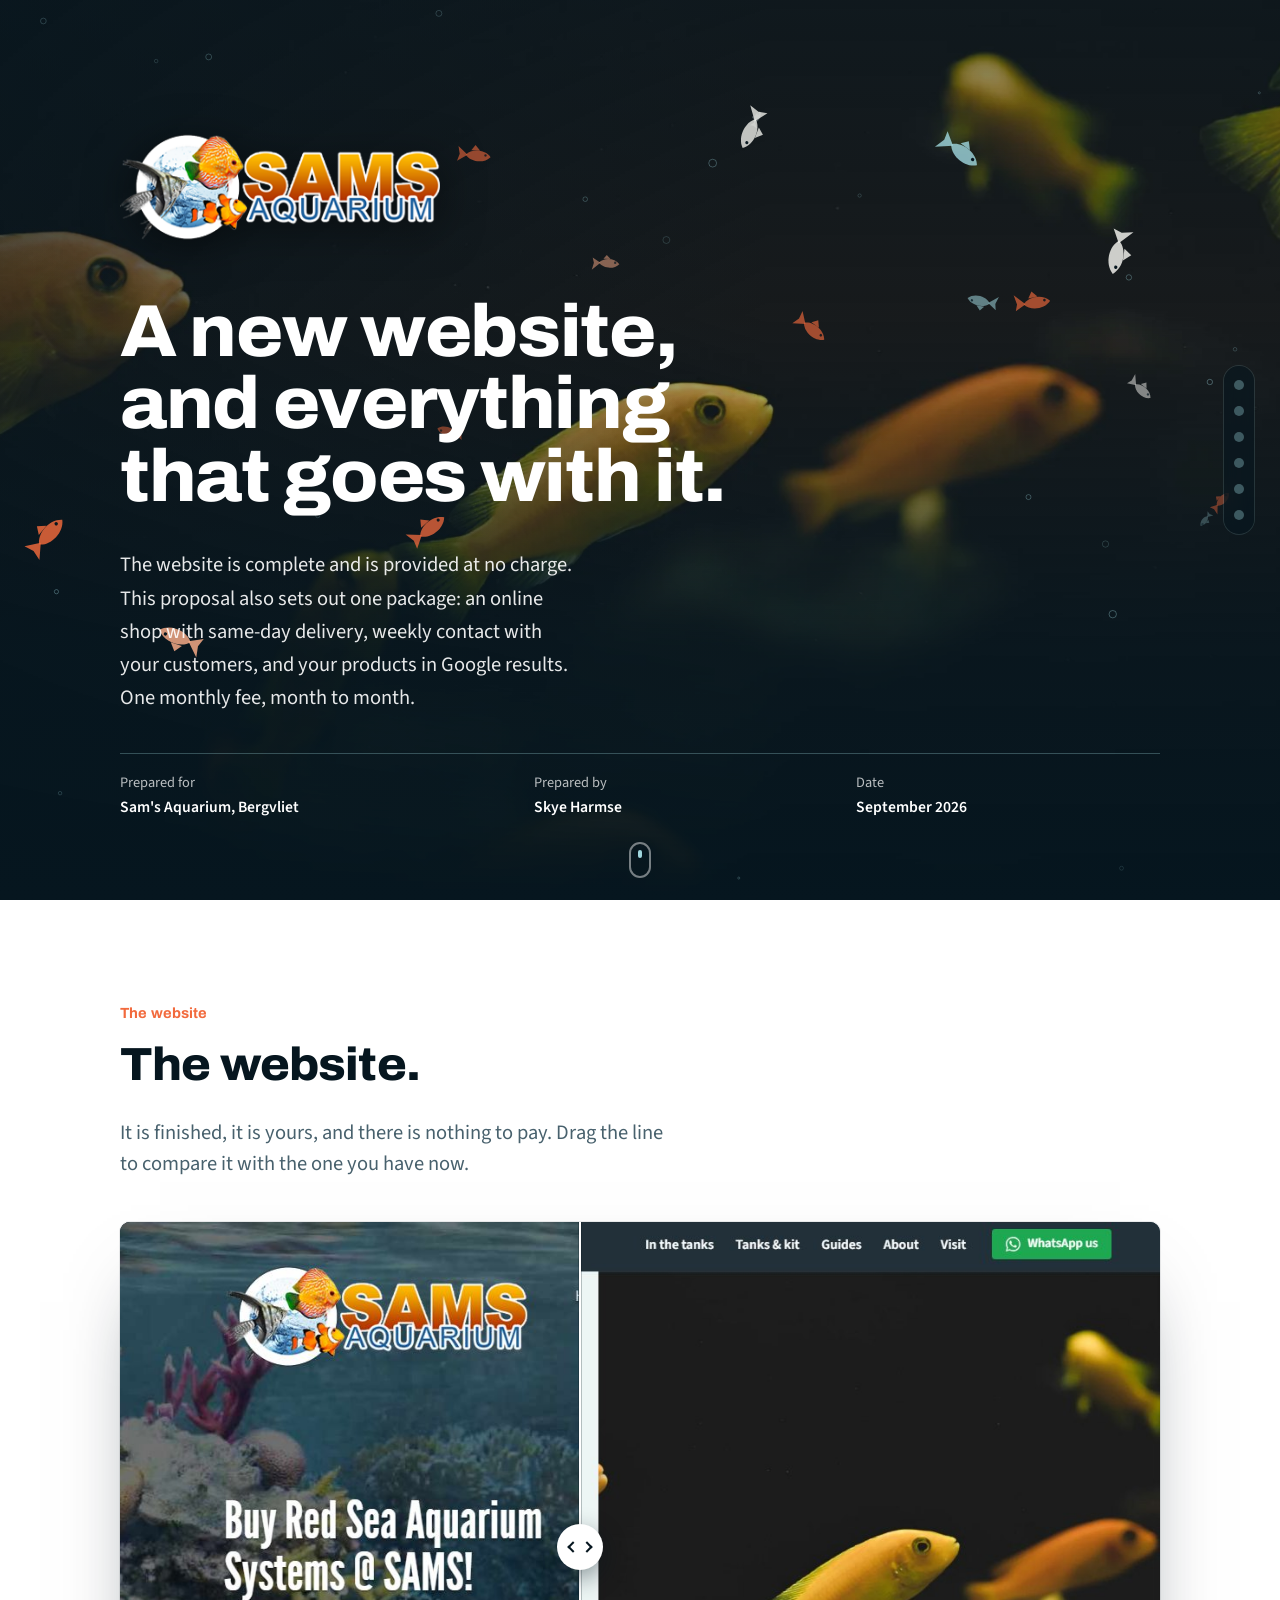
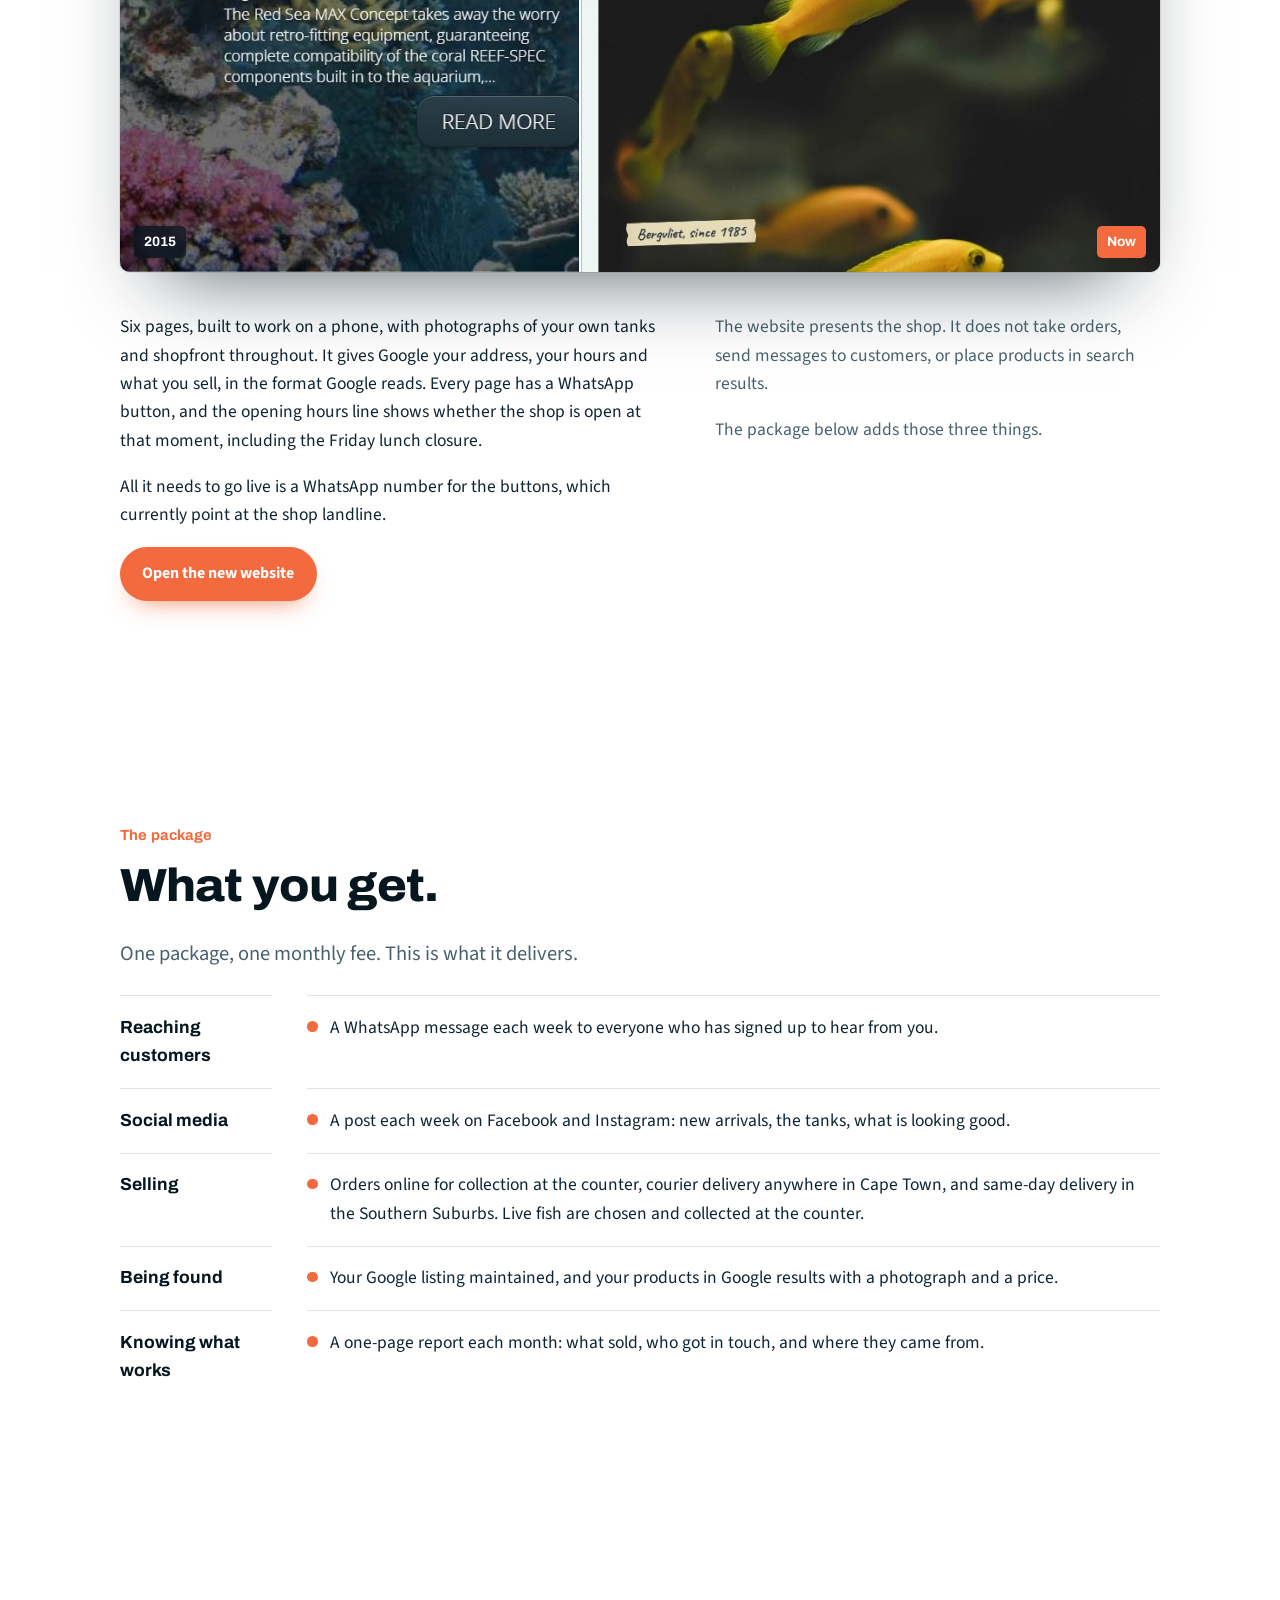
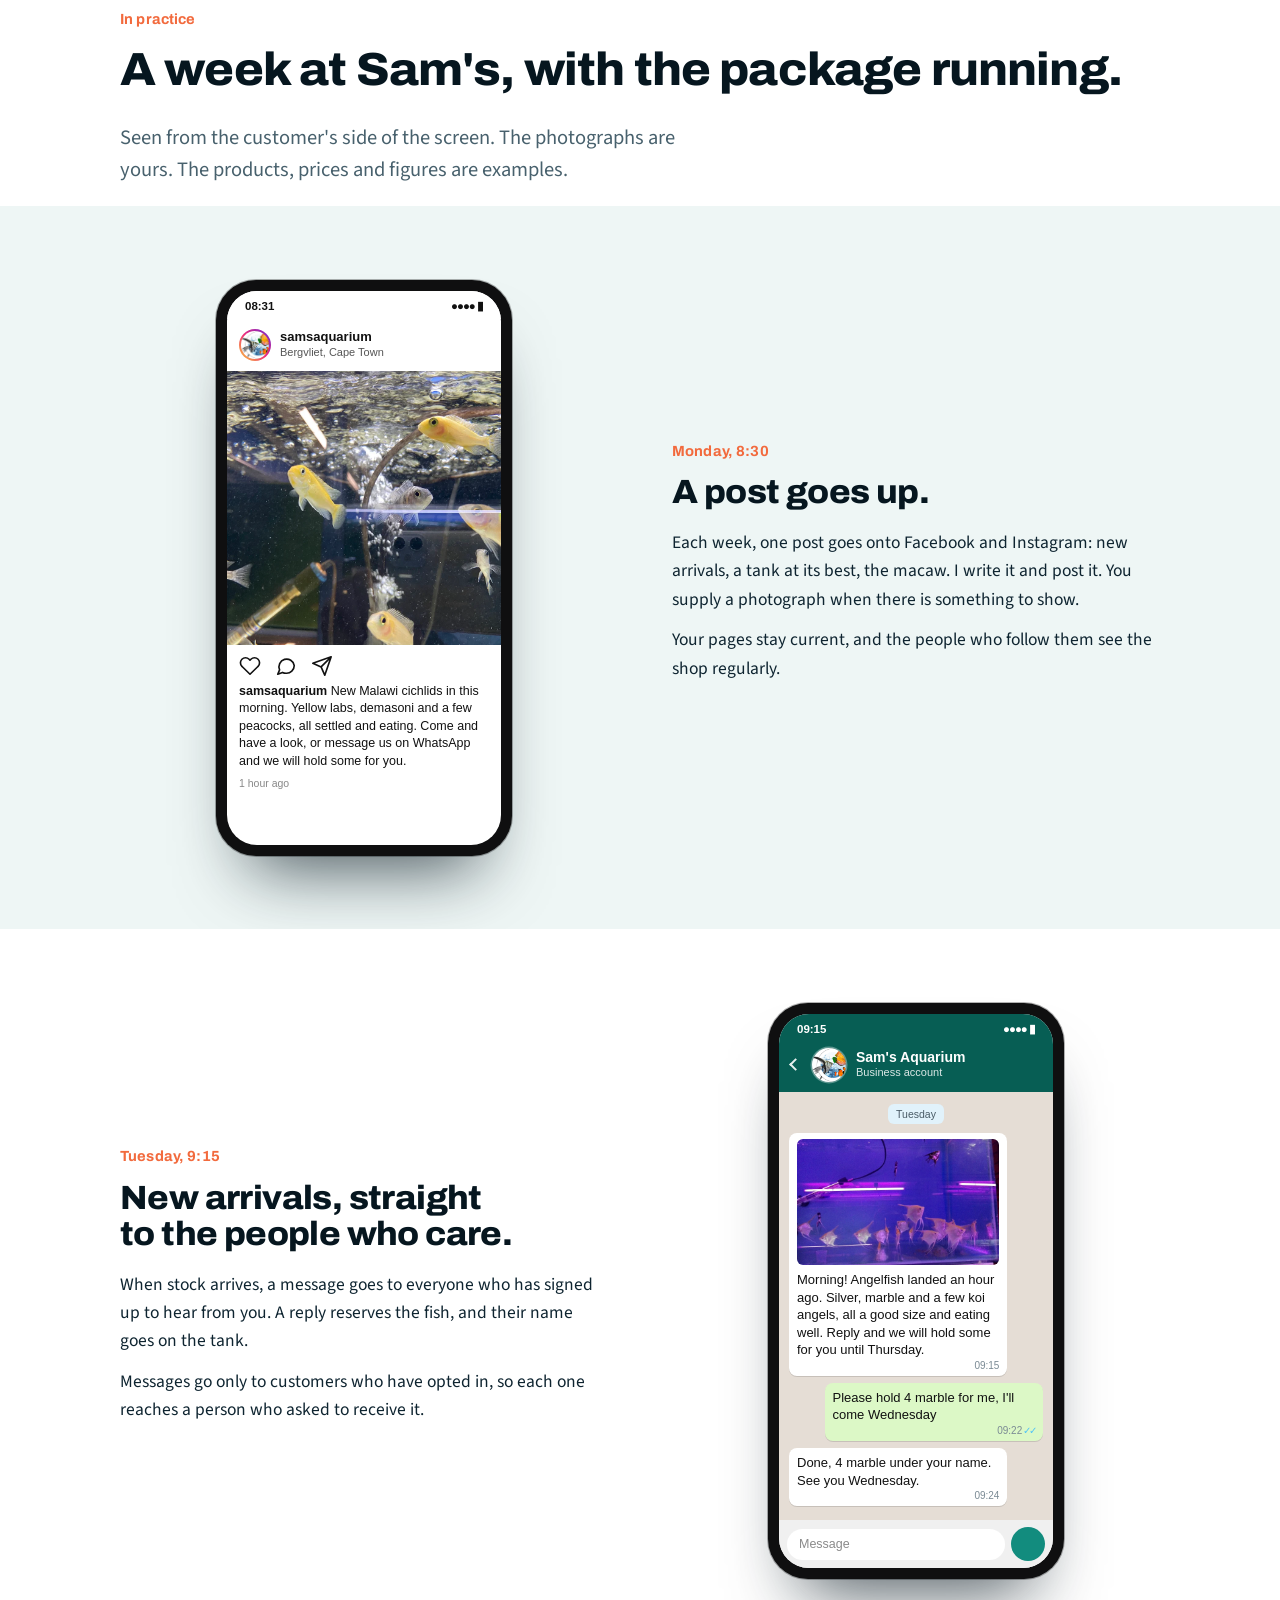
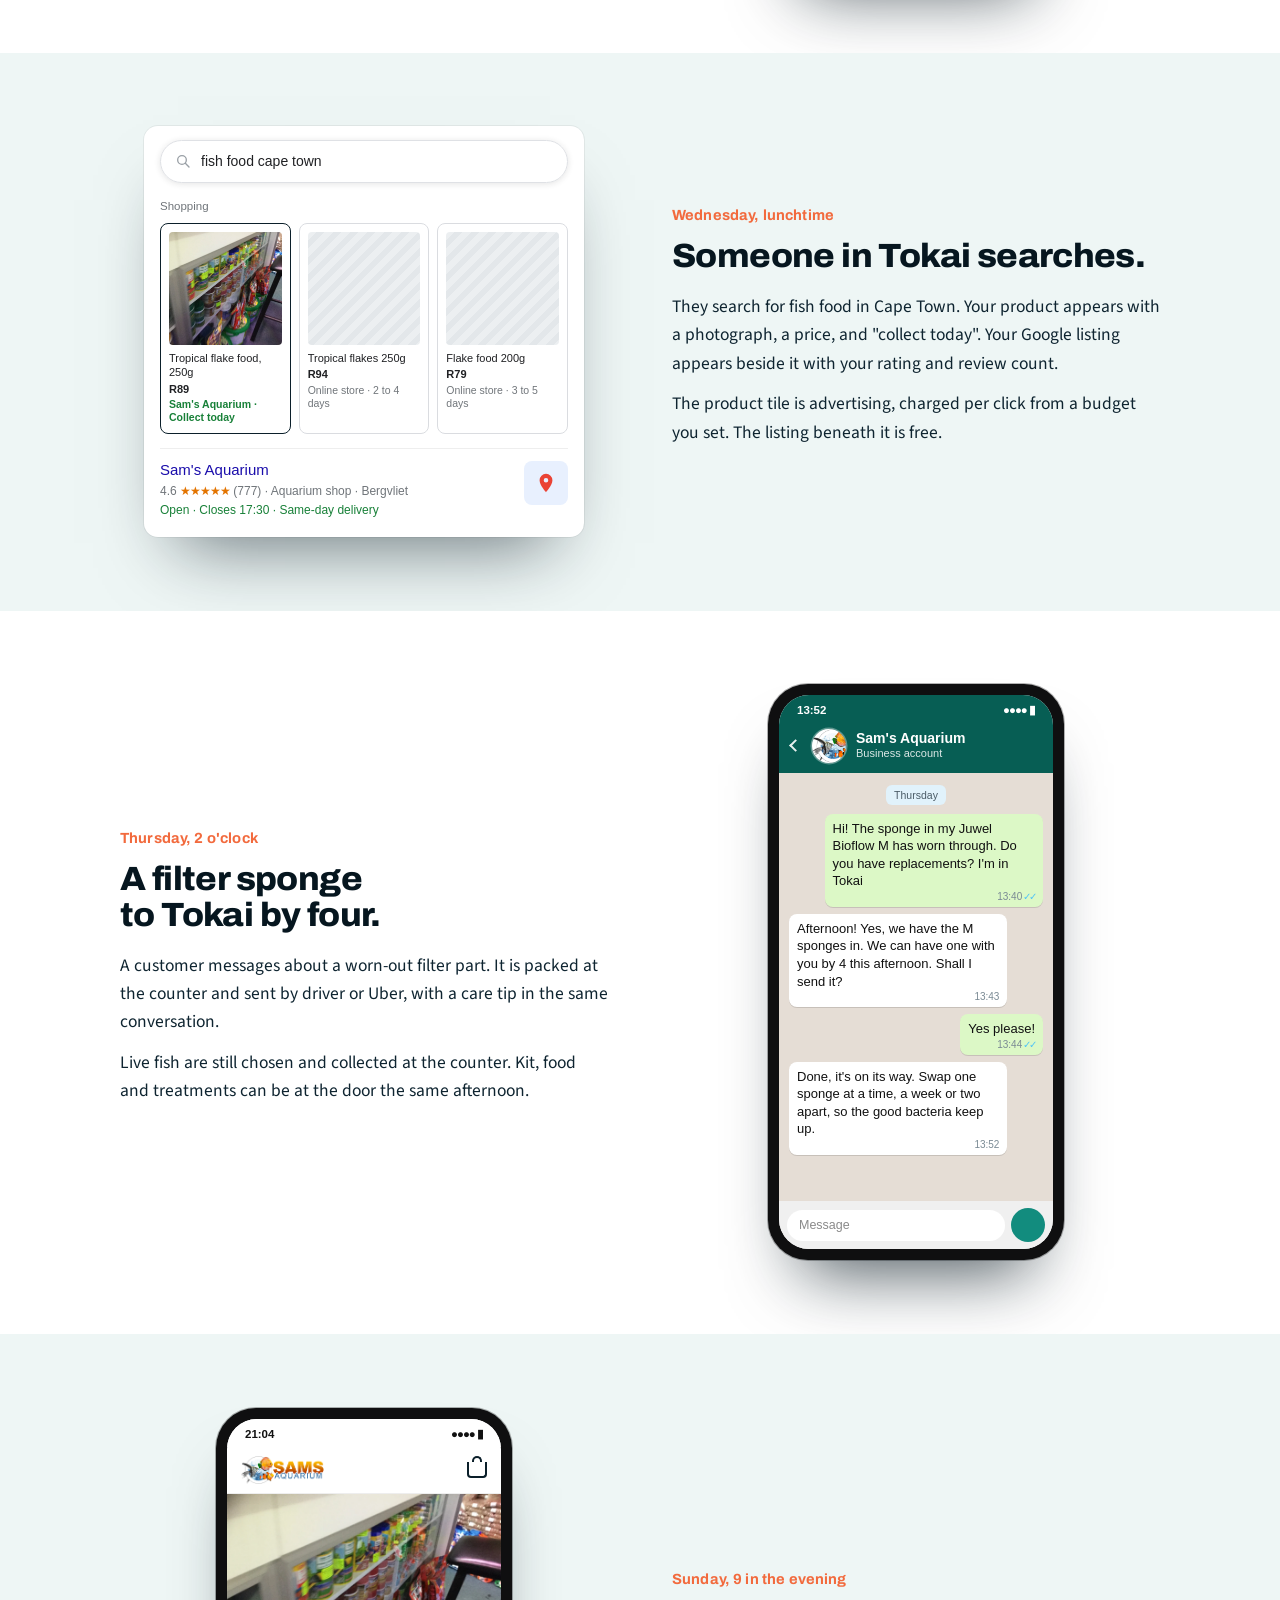
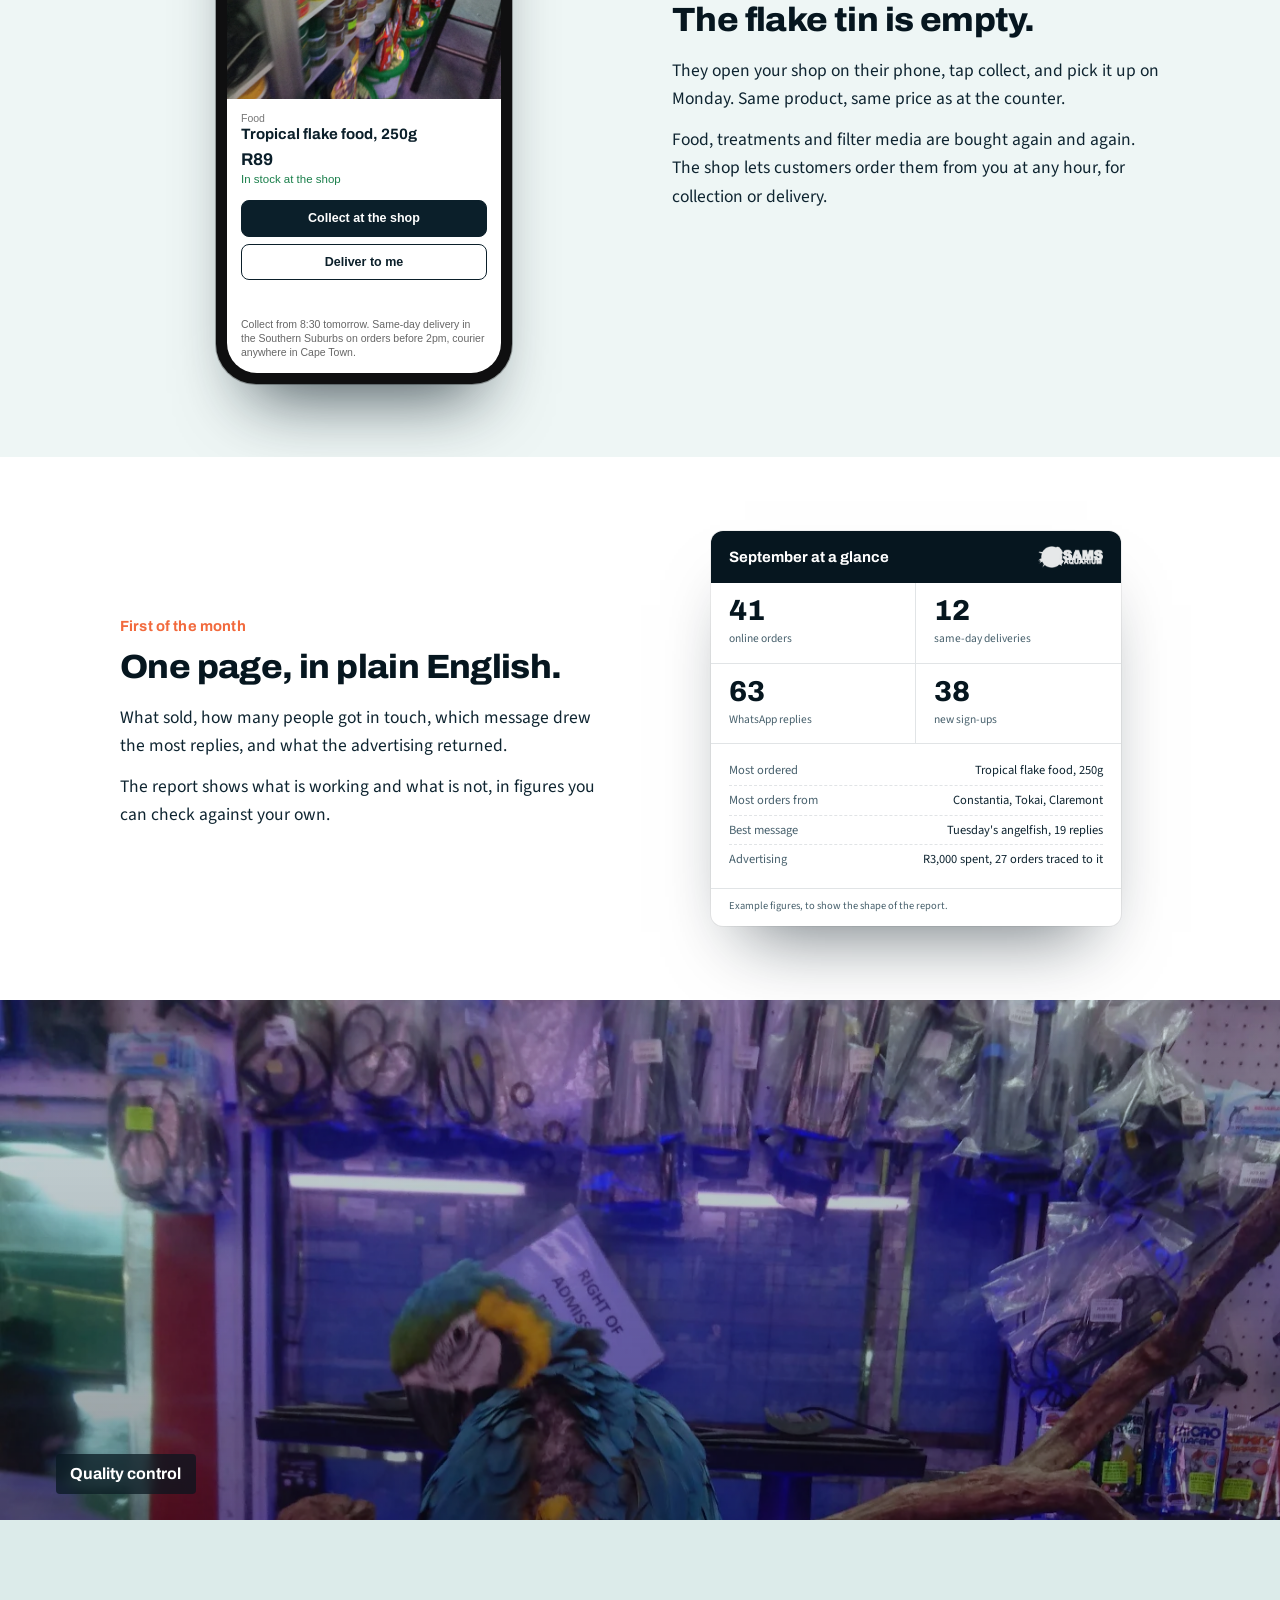
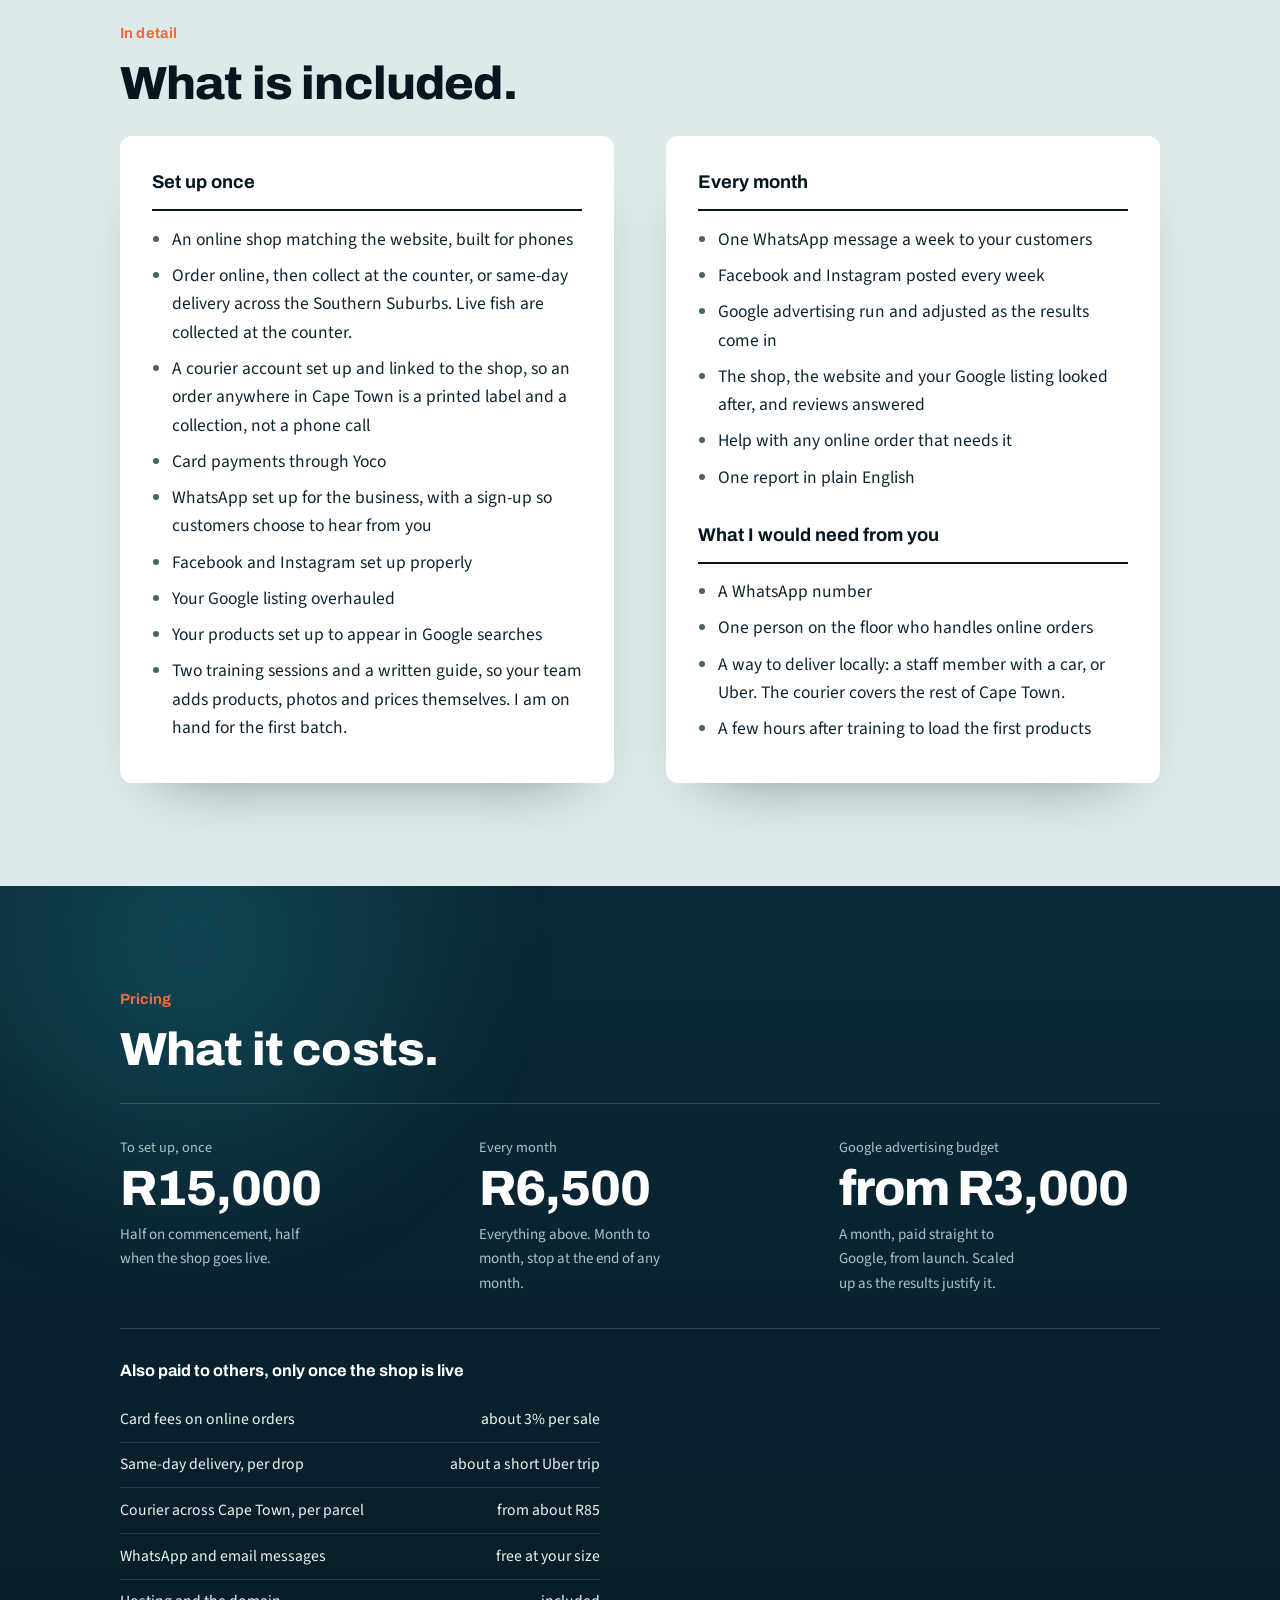
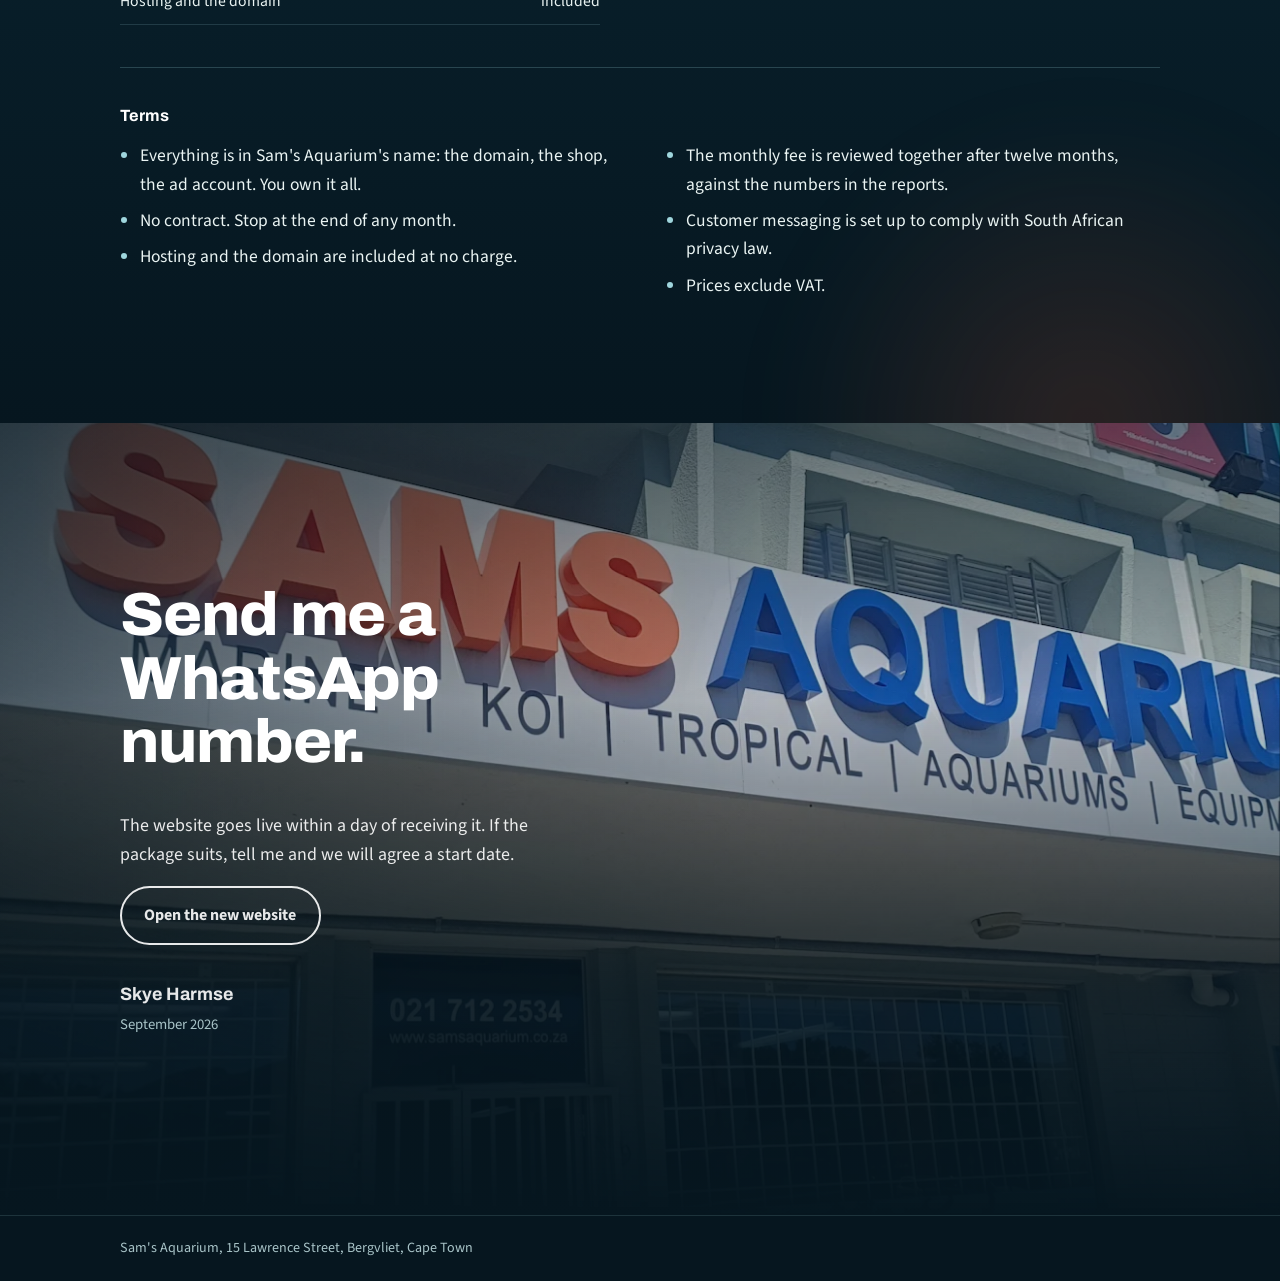
<file: proposal/preview.html>
<!doctype html><html><head><meta charset="utf-8"><meta name="viewport" content="width=device-width,initial-scale=1,viewport-fit=cover"><style>:root{color-scheme:light}body{margin:0;font:14px system-ui}img{max-width:100%}</style></head><body><title>Sam's Aquarium Proposal</title>
<link rel="preconnect" href="https://fonts.googleapis.com">
<link rel="preconnect" href="https://fonts.gstatic.com" crossorigin>
<link href="https://fonts.googleapis.com/css2?family=Archivo:wdth,wght@94..112,500..800&family=Source+Sans+3:ital,wght@0,400..600;1,400&display=swap" rel="stylesheet">
<style>
  /* The page descends through water: bright at the surface, dark at the bottom.
     Colours are the Sam's Aquarium website's own, painted explicitly so the page
     reads the same in any browser theme. Screen mockups use their real-world
     colours (WhatsApp green, Google white) so they read as the actual apps. */
  :root{
    --ink:#06161f; --deep:#0b2a38; --teal:#146475; --teal-2:#1e8a9a; --glass:#9fd6dd;
    --foam:#eef6f5; --foam-2:#dcebea; --paper:#ffffff;
    --orange:#f26a3d; --orange-2:#d8532a; --blue:#1e4fa8;
    --text:#0e2430; --text-dim:#48616d; --on-dark:#eaf4f3; --on-dark-dim:#a9c4c8;
    --rule:rgba(14,36,48,.12);
    --head:"Archivo","Helvetica Neue",Arial,sans-serif;
    --body:"Source Sans 3","Segoe UI",Helvetica,Arial,sans-serif;
    --wrap:1040px; --gutter:clamp(20px,5vw,56px);
    --ease:cubic-bezier(.22,.61,.36,1);
  }
  *,*::before,*::after{box-sizing:border-box}
  html{scroll-behavior:smooth}
  body{margin:0;background:var(--paper);color:var(--text);font-family:var(--body);
       font-size:17.5px;line-height:1.62;-webkit-font-smoothing:antialiased;overflow-x:hidden}
  img{display:block;max-width:100%;height:auto}
  a{color:inherit}
  p{margin:0 0 1em;max-width:60ch}
  ul{margin:0 0 1.2em;padding-left:1.15em;max-width:60ch}
  li{margin-bottom:.45em}
  li::marker{color:var(--text-dim)}
  strong{font-weight:600}
  h1,h2,h3{font-family:var(--head);color:var(--ink);letter-spacing:-.018em;
           font-variation-settings:"wdth" 104;text-wrap:balance}
  h1{font-size:clamp(2.6rem,6.4vw,4.6rem);font-weight:800;line-height:.98;margin:0 0 .5em}
  h2{font-size:clamp(1.9rem,4vw,2.9rem);font-weight:800;line-height:1.04;margin:0 0 .6em}
  h3{font-size:clamp(1.45rem,2.8vw,2.1rem);font-weight:800;line-height:1.08;margin:0 0 .55em}
  h4{font-family:var(--head);font-size:1.02rem;font-weight:700;margin:0 0 .8em;color:var(--ink)}
  .wrap{width:min(100% - 2*var(--gutter),var(--wrap));margin-inline:auto}
  .lead{font-size:clamp(1.15rem,1.6vw,1.32rem);line-height:1.55;color:var(--text-dim);max-width:56ch}
  .dim{color:var(--text-dim)}
  .on-dark .lead,.on-dark .dim{color:var(--on-dark-dim)}
  .on-dark h2,.on-dark h3,.on-dark h4{color:#fff}
  .on-dark{color:var(--on-dark)}
  .section{position:relative;padding-block:clamp(3.4rem,8vw,6.5rem)}
  .kicker{font-family:var(--head);font-weight:700;font-size:.92rem;color:var(--orange);margin:0 0 .9rem;letter-spacing:.01em}

  /* ---------- rail + progress ---------- */
  .rail{position:fixed;right:26px;top:50%;transform:translateY(-50%);z-index:60;display:flex;flex-direction:column;gap:16px;
        padding:14px 10px;border-radius:24px;background:rgba(6,22,31,.55);backdrop-filter:blur(10px);-webkit-backdrop-filter:blur(10px);
        box-shadow:0 0 0 1px rgba(159,214,221,.15)}
  .rail a{position:relative;display:block;width:10px;height:10px;border-radius:50%;background:rgba(159,214,221,.35);text-decoration:none;
          transition:background .3s,transform .3s}
  .rail a span{position:absolute;right:22px;top:50%;transform:translateY(-50%);white-space:nowrap;font-family:var(--head);font-weight:700;
               font-size:.82rem;color:#fff;background:rgba(6,22,31,.85);padding:.35em .7em;border-radius:6px;opacity:0;pointer-events:none;transition:opacity .25s}
  .rail a:hover span,.rail a.is-on span{opacity:1}
  .rail a.is-on{background:var(--orange);transform:scale(1.35);box-shadow:0 0 0 5px rgba(242,106,61,.25)}
  .progress{position:fixed;top:0;left:0;height:3px;width:100%;z-index:60;background:transparent;pointer-events:none}
  .progress i{display:block;height:100%;width:calc(var(--p,0)*1%);background:var(--orange);transition:width .1s linear}
  @media(max-width:1100px){.rail{display:none}}
  @media(min-width:1101px){.progress{display:none}}

  /* ---------- cover ---------- */
  .cover{position:relative;min-height:100svh;display:grid;align-items:end;background:var(--ink);color:#fff;overflow:hidden;
         padding-block:clamp(3rem,8vw,5rem)}
  .cover__bg{position:absolute;inset:-12% 0;z-index:0;will-change:transform}
  .cover__bg img{width:100%;height:100%;object-fit:cover;object-position:center 40%}
  .cover__veil{position:absolute;inset:0;z-index:1;
    background:linear-gradient(180deg,rgba(6,22,31,.55) 0%,rgba(6,22,31,.2) 35%,rgba(6,22,31,.82) 72%,var(--ink) 100%),
               linear-gradient(90deg,rgba(6,22,31,.6) 0%,rgba(6,22,31,0) 60%)}
  .fish{position:absolute;inset:0;z-index:2;width:100%;height:100%;pointer-events:none}
  .cover__in{position:relative;z-index:3}
  .cover__logo{width:min(320px,70vw);height:auto;margin:0 0 clamp(2rem,5vw,3.4rem);filter:drop-shadow(0 8px 22px rgba(0,0,0,.5));
               opacity:0;animation:rise 1s var(--ease) .1s forwards}
  .cover h1{color:#fff;max-width:14ch}
  .cover h1 span{display:block;opacity:0;animation:rise .9s var(--ease) forwards}
  .cover h1 span:nth-child(1){animation-delay:.35s}
  .cover h1 span:nth-child(2){animation-delay:.5s}
  .cover h1 span:nth-child(3){animation-delay:.65s}
  .cover p{color:rgba(255,255,255,.9);font-size:clamp(1.1rem,1.6vw,1.3rem);max-width:46ch;opacity:0;animation:rise .9s var(--ease) .95s forwards}
  .cover__meta{margin-top:2.4rem;padding-top:1.1rem;border-top:1px solid rgba(159,214,221,.3);display:grid;grid-template-columns:repeat(3,auto);
               gap:.4rem 2.6rem;font-size:.9rem;color:rgba(255,255,255,.72);opacity:0;animation:rise .9s var(--ease) 1.15s forwards}
  .cover__meta b{display:block;color:#fff;font-weight:600;font-size:.98rem}
  .cover__scroll{position:absolute;left:50%;bottom:22px;z-index:3;transform:translateX(-50%);width:22px;height:36px;
                 border:2px solid rgba(255,255,255,.45);border-radius:12px}
  .cover__scroll::after{content:"";position:absolute;left:50%;top:6px;width:4px;height:8px;margin-left:-2px;border-radius:2px;background:var(--glass);animation:drift 1.8s var(--ease) infinite}
  @keyframes drift{0%{transform:translateY(0);opacity:1}100%{transform:translateY(12px);opacity:0}}
  @keyframes rise{to{opacity:1;transform:none}from{opacity:0;transform:translateY(22px)}}
  @media(max-width:560px){.cover__meta{grid-template-columns:1fr}}

  /* ---------- the website: before / after slider ---------- */
  .surface{background:var(--paper)}
  .cmp{position:relative;aspect-ratio:16/10;overflow:hidden;border-radius:10px;background:var(--deep);user-select:none;
       box-shadow:0 40px 80px -40px rgba(6,22,31,.7),0 0 0 1px rgba(6,22,31,.08);margin:clamp(1.6rem,4vw,2.6rem) 0}
  .cmp img{position:absolute;inset:0;width:100%;height:100%;object-fit:cover;object-position:top left}
  .cmp__old{clip-path:inset(0 calc(100% - var(--split,50)*1%) 0 0)}
  .cmp__line{position:absolute;top:0;bottom:0;left:calc(var(--split,50)*1%);width:2px;background:#fff;transform:translateX(-1px);
             box-shadow:0 0 0 1px rgba(6,22,31,.25);pointer-events:none}
  .cmp__grip{position:absolute;top:50%;left:50%;width:46px;height:46px;transform:translate(-50%,-50%);border-radius:50%;background:#fff;
             box-shadow:0 8px 24px rgba(6,22,31,.45);display:grid;place-items:center}
  .cmp__grip::before,.cmp__grip::after{content:"";width:8px;height:8px;border-top:2.5px solid var(--ink);border-left:2.5px solid var(--ink);position:absolute;top:50%}
  .cmp__grip::before{left:12px;transform:translateY(-50%) rotate(-45deg)}
  .cmp__grip::after{right:12px;transform:translateY(-50%) rotate(135deg)}
  .cmp__tag{position:absolute;bottom:14px;z-index:3;font-family:var(--head);font-weight:700;font-size:.85rem;color:#fff;background:rgba(6,22,31,.72);
            padding:.35em .75em;border-radius:5px;backdrop-filter:blur(6px);pointer-events:none}
  .cmp__tag--l{left:14px}.cmp__tag--r{right:14px;background:var(--orange)}
  .cmp__range{position:absolute;inset:0;width:100%;height:100%;margin:0;opacity:0;cursor:ew-resize;-webkit-appearance:none;appearance:none;background:transparent;z-index:4}
  .cmp__range::-webkit-slider-runnable-track{height:100%;background:transparent}
  .cmp__range::-webkit-slider-thumb{-webkit-appearance:none;width:56px;height:100%;background:transparent;cursor:ew-resize}
  .cmp__range::-moz-range-track{height:100%;background:transparent}
  .cmp__range::-moz-range-thumb{width:56px;height:100%;border:0;background:transparent;cursor:ew-resize}
  .cmp__range:focus-visible ~ .cmp__line{box-shadow:0 0 0 3px var(--orange)}
  .cmp-print{display:none}
  .split2{display:grid;grid-template-columns:1.1fr .9fr;gap:clamp(1.6rem,4vw,3.4rem);align-items:start}
  @media(max-width:760px){.split2{grid-template-columns:1fr}}
  .btn{display:inline-flex;align-items:center;gap:.6em;padding:.9em 1.4em;border-radius:999px;background:var(--orange);color:#fff;font-weight:700;
       text-decoration:none;font-size:1rem;box-shadow:0 12px 26px -14px rgba(242,106,61,.9);transition:transform .3s var(--ease),background .25s}
  .btn:hover{background:var(--orange-2);transform:translateY(-2px)}
  .btn--ghost{background:transparent;color:inherit;border:2px solid currentColor;box-shadow:none}
  .btn--ghost:hover{background:rgba(255,255,255,.1);transform:translateY(-2px)}

  /* ---------- what you get ---------- */
  .gives{display:grid;grid-template-columns:9.5rem 1fr;gap:0 clamp(1rem,3vw,2.2rem);margin-top:1.6rem}
  .gives > div{padding:1.1rem 0;border-top:1px solid var(--rule)}
  .gives__k{font-family:var(--head);font-weight:700;color:var(--ink)}
  .gives__v{position:relative;padding-left:1.4rem !important}
  .gives__v::before{content:"";position:absolute;left:0;top:1.55rem;width:.6em;height:.6em;border-radius:50%;background:var(--orange)}
  @media(max-width:700px){
    .gives{grid-template-columns:1fr}
    .gives__k{padding-bottom:.15rem}
    .gives__v{border-top:0;padding:.1rem 0 1.2rem 1.4rem}
    .gives__v::before{top:.55rem}
  }

  /* ---------- the week ---------- */
  .week-head{background:var(--paper);padding-bottom:0}
  .scene{position:relative;padding-block:clamp(2.6rem,6vw,4.6rem);overflow:hidden}
  .scene:nth-of-type(odd){background:var(--paper)}
  .scene:nth-of-type(even){background:var(--foam)}
  .scene__grid{display:grid;grid-template-columns:1fr 1fr;gap:clamp(1.6rem,5vw,4.5rem);align-items:center}
  .scene--flip .scene__art{order:2}
  .scene__art{display:flex;justify-content:center;perspective:1400px}
  .scene__text p{margin-bottom:.7em}
  .scene__text .btn{margin-top:.6rem}
  @media(max-width:760px){.scene__grid{grid-template-columns:1fr;gap:1.6rem}.scene--flip .scene__art{order:0}}
  @keyframes lift3d{from{opacity:.25;transform:translateY(46px) rotateX(9deg) rotateY(-7deg) scale(.95)}to{opacity:1;transform:none}}
  @keyframes lift3dR{from{opacity:.25;transform:translateY(46px) rotateX(9deg) rotateY(7deg) scale(.95)}to{opacity:1;transform:none}}
  @keyframes arrive{from{opacity:0;transform:translateY(12px)}to{opacity:1;transform:none}}
  .scene.is-in .device{animation:lift3d 1.1s var(--ease) both}
  .scene--flip.is-in .device{animation-name:lift3dR}
  .scene.is-in .a{animation:arrive .5s var(--ease) both;animation-delay:calc(.45s + var(--d,0)*.24s)}

  /* phone frame */
  .phone{width:296px;max-width:100%;background:#0f0f10;border-radius:40px;padding:11px;
         box-shadow:0 44px 70px -34px rgba(6,22,31,.75),0 0 0 1px rgba(0,0,0,.3);
         font-family:-apple-system,"Segoe UI",Roboto,Helvetica,Arial,sans-serif;color:#111;transform-style:preserve-3d}
  .screen{background:#fff;border-radius:30px;overflow:hidden;display:flex;flex-direction:column;aspect-ratio:9/18.2;font-size:13px;line-height:1.35}
  .status{display:flex;justify-content:space-between;align-items:center;padding:8px 18px 4px;font-size:11.5px;font-weight:600;background:inherit}
  .status i{font-style:normal;letter-spacing:-1px}
  .badge{background:#fff url(img/logo.png) 0 50%/297% auto no-repeat}
  .wa .status{background:#075E54;color:#fff}
  .wa-head{background:#075E54;color:#fff;padding:6px 12px 10px;display:flex;align-items:center;gap:10px}
  .wa-back{width:9px;height:9px;border-left:2px solid #fff;border-bottom:2px solid #fff;transform:rotate(45deg);margin-right:2px;opacity:.9}
  .wa-av{width:34px;height:34px;border-radius:50%;flex:none;box-shadow:0 0 0 1.5px rgba(255,255,255,.35)}
  .wa-name{font-weight:600;font-size:14px;line-height:1.15}
  .wa-sub{font-size:11px;opacity:.85}
  .wa-body{flex:1;background:#e5ddd5;padding:12px 10px;display:flex;flex-direction:column;gap:7px;overflow:hidden}
  .wa-date{align-self:center;background:#e1f2fb;color:#4a5b66;font-size:10.5px;padding:3px 8px;border-radius:6px;margin-bottom:2px}
  .msg{max-width:86%;background:#fff;border-radius:8px;padding:6px 8px 5px;box-shadow:0 1px .5px rgba(0,0,0,.13)}
  .msg--out{align-self:flex-end;background:#dcf8c6}
  .msg img{border-radius:6px;margin-bottom:6px;width:100%;aspect-ratio:16/10;object-fit:cover}
  .msg-t{font-size:10px;color:#7a8a94;text-align:right;margin-top:2px;line-height:1}
  .msg--out .msg-t::after{content:" ✓✓";color:#4fc3f7;letter-spacing:-2px}
  .wa-foot{background:#f0f0f0;padding:7px 8px;display:flex;align-items:center;gap:6px}
  .wa-in{flex:1;background:#fff;border-radius:18px;padding:7px 12px;color:#8a8a8a;font-size:12.5px}
  .wa-mic{width:34px;height:34px;border-radius:50%;background:#128C7E}
  .ig-head{display:flex;align-items:center;gap:9px;padding:10px 12px}
  .ig-av{width:32px;height:32px;border-radius:50%;padding:2px;background:linear-gradient(45deg,#f9ce34,#ee2a7b,#6228d7)}
  .ig-av span{display:block;width:100%;height:100%;border-radius:50%}
  .ig-user{font-weight:600;font-size:13px;line-height:1.15}
  .ig-loc{font-size:11px;color:#555}
  .ig-img{aspect-ratio:1;overflow:hidden}
  .ig-img img{width:100%;height:100%;object-fit:cover}
  .ig-act{display:flex;gap:14px;padding:10px 12px 6px}
  .ig-act svg{width:22px;height:22px;stroke:#111;fill:none;stroke-width:1.8;stroke-linecap:round;stroke-linejoin:round}
  .ig-cap{padding:0 12px 12px;font-size:12.5px;line-height:1.4}
  .ig-cap b{font-weight:600}
  .ig-cap small{display:block;color:#888;font-size:10.5px;margin-top:6px}
  .sh-head{display:flex;align-items:center;justify-content:space-between;padding:9px 14px;border-bottom:1px solid #eee}
  .sh-head img{height:28px;width:auto}
  .sh-cart{width:20px;height:16px;border:2px solid #0b1f2a;border-top-width:0;border-radius:0 0 4px 4px;position:relative}
  .sh-cart::before{content:"";position:absolute;left:3px;right:3px;top:-6px;height:6px;border:2px solid #0b1f2a;border-bottom:0;border-radius:6px 6px 0 0}
  .sh-img{aspect-ratio:4/3;overflow:hidden;background:#eef2f1}
  .sh-img img{width:100%;height:100%;object-fit:cover;object-position:center 60%}
  .sh-body{padding:12px 14px 14px;display:flex;flex-direction:column;gap:6px;flex:1}
  .sh-cat{font-size:10.5px;color:#777}
  .sh-name{font-family:var(--head);font-weight:700;font-size:15px;color:#0b1f2a;line-height:1.2}
  .sh-price{font-family:var(--head);font-weight:700;font-size:17px;color:#0b1f2a}
  .sh-stock{font-size:11.5px;color:#1a7f4b}
  .sh-btns{display:grid;gap:7px;margin-top:6px}
  .sh-btn{text-align:center;padding:9px;border-radius:8px;font-weight:600;font-size:12.5px;border:1.5px solid #0b1f2a;color:#0b1f2a}
  .sh-btn--fill{background:#0b1f2a;color:#fff}
  .sh-note{font-size:10.5px;color:#666;margin-top:auto;line-height:1.35}
  .g{width:100%;max-width:440px;background:#fff;border-radius:14px;box-shadow:0 40px 70px -34px rgba(6,22,31,.6),0 0 0 1px rgba(0,0,0,.06);
     padding:14px 16px 16px;font-family:arial,sans-serif;color:#202124;font-size:13px}
  .g-bar{display:flex;align-items:center;gap:10px;border:1px solid #dfe1e5;border-radius:24px;padding:9px 14px;box-shadow:0 1px 6px rgba(32,33,36,.12)}
  .g-bar svg{width:16px;height:16px;flex:none}
  .g-q{flex:1;font-size:14px}
  .g-label{font-size:11.5px;color:#70757a;margin:14px 0 8px}
  .g-tiles{display:grid;grid-template-columns:repeat(3,1fr);gap:8px}
  .g-tile{border:1px solid #dadce0;border-radius:8px;padding:8px;font-size:11px;line-height:1.3}
  .g-tile .im{aspect-ratio:1;border-radius:4px;overflow:hidden;background:#f1f3f4;margin-bottom:6px}
  .g-tile .im img{width:100%;height:100%;object-fit:cover}
  .g-tile .im.ph{background:repeating-linear-gradient(135deg,#eceff1 0 6px,#e3e7ea 6px 12px)}
  .g-tile b{display:block;font-weight:400;color:#202124;margin-bottom:2px}
  .g-tile .pr{font-weight:700;color:#202124}
  .g-tile .st{color:#70757a;font-size:10.5px;margin-top:2px}
  .g-tile .st.us{color:#188038;font-weight:600}
  .g-tile--us{border-color:#0b1f2a}
  .g-map{margin-top:14px;padding-top:12px;border-top:1px solid #eee;display:grid;grid-template-columns:1fr auto;gap:10px;align-items:start}
  .g-map .nm{color:#1a0dab;font-size:15px;line-height:1.25}
  .g-map .rt{color:#70757a;font-size:12px;margin-top:2px}
  .g-map .rt b{color:#e37400;font-weight:400;letter-spacing:-1px}
  .g-map .op{color:#188038;font-size:12px}
  .g-pin{width:44px;height:44px;border-radius:8px;background:#e8f0fe;display:grid;place-items:center}
  .g-pin svg{width:22px;height:22px;fill:#ea4335}
  .rep{width:100%;max-width:410px;background:#fff;border-radius:12px;box-shadow:0 40px 70px -34px rgba(6,22,31,.6),0 0 0 1px rgba(0,0,0,.06);overflow:hidden}
  .rep-h{background:var(--ink);color:#fff;padding:14px 18px;font-family:var(--head);font-weight:700;font-size:15px;display:flex;justify-content:space-between;align-items:center;gap:10px}
  .rep-h img{height:22px;width:auto;filter:brightness(0) invert(1);opacity:.9}
  .rep-g{display:grid;grid-template-columns:1fr 1fr}
  .rep-g div{padding:14px 18px;border-bottom:1px solid var(--rule);border-right:1px solid var(--rule)}
  .rep-g div:nth-child(2n){border-right:0}
  .rep-g b{display:block;font-family:var(--head);font-weight:800;font-size:1.8rem;color:var(--ink);line-height:1;font-variant-numeric:tabular-nums}
  .rep-g span{display:block;font-size:11.5px;color:var(--text-dim);margin-top:4px}
  .rep-l{padding:12px 18px 14px;font-size:12.5px;line-height:1.5}
  .rep-l div{display:flex;justify-content:space-between;gap:12px;padding:5px 0;border-bottom:1px dashed var(--rule)}
  .rep-l div:last-child{border-bottom:0}
  .rep-l span{color:var(--text-dim)}
  .rep-f{padding:8px 18px 12px;font-size:10.5px;color:var(--text-dim);border-top:1px solid var(--rule)}

  /* ---------- photo band ---------- */
  .band{position:relative;height:clamp(260px,42vw,520px);overflow:hidden;background:var(--deep)}
  .band img{position:relative;top:-15%;width:100%;height:130%;object-fit:cover;object-position:center 30%;will-change:transform}
  .band::after{content:"";position:absolute;inset:0;background:linear-gradient(180deg,rgba(20,100,117,.18),rgba(6,22,31,.45));mix-blend-mode:multiply;pointer-events:none}
  .band__cap{position:absolute;left:var(--gutter);bottom:1.6rem;z-index:2;color:#fff;font-family:var(--head);font-weight:700;font-size:1rem;
             background:rgba(6,22,31,.7);padding:.45em .9em;border-radius:4px;backdrop-filter:blur(6px)}

  /* ---------- included ---------- */
  .midwater{background:var(--foam-2)}
  .pair{display:grid;grid-template-columns:1fr 1fr;gap:clamp(1.6rem,4vw,3.4rem);margin-top:1.4rem}
  @media(max-width:700px){.pair{grid-template-columns:1fr}}
  .card{background:var(--paper);border-radius:12px;padding:clamp(1.4rem,3vw,2rem);box-shadow:0 30px 60px -40px rgba(6,22,31,.5)}
  .card h4{font-size:1.15rem;padding-bottom:.6em;border-bottom:2px solid var(--ink)}
  .card ul{max-width:none;margin-bottom:0}

  /* ---------- price (the deep) ---------- */
  .depths{background:linear-gradient(180deg,var(--deep) 0%,var(--ink) 100%);color:var(--on-dark);overflow:hidden}
  .caustics{position:absolute;inset:0;pointer-events:none;z-index:0}
  .caustics::before,.caustics::after{content:"";position:absolute;width:70vw;height:70vw;border-radius:50%;
    background:radial-gradient(closest-side,rgba(30,138,154,.32),transparent 70%);filter:blur(40px);animation:sway 26s ease-in-out infinite alternate}
  .caustics::before{top:-30vw;left:-20vw}
  .caustics::after{bottom:-35vw;right:-20vw;animation-duration:34s;animation-direction:alternate-reverse;
    background:radial-gradient(closest-side,rgba(242,106,61,.16),transparent 70%)}
  @keyframes sway{from{transform:translate(0,0) scale(1)}to{transform:translate(12vw,8vw) scale(1.15)}}
  .depths .wrap{position:relative;z-index:1}
  .price{display:grid;grid-template-columns:1fr 1fr 1fr;gap:1.6rem 2.4rem;align-items:start;padding:2rem 0;margin:1rem 0 1.8rem;
         border-top:1px solid rgba(159,214,221,.22);border-bottom:1px solid rgba(159,214,221,.22)}
  @media(max-width:700px){.price{grid-template-columns:1fr}}
  .price small{display:block;font-size:.9rem;color:var(--on-dark-dim);margin-bottom:.35rem}
  .price b{display:block;font-family:var(--head);font-weight:800;font-size:clamp(2rem,4.4vw,3.1rem);color:#fff;letter-spacing:-.02em;line-height:1;font-variant-numeric:tabular-nums}
  .price span{display:block;font-size:.94rem;color:var(--on-dark-dim);margin-top:.55rem;max-width:26ch}
  .depths table{width:100%;max-width:60ch;border-collapse:collapse;font-size:.98rem;margin:0}
  .depths td{padding:.6rem .8rem .6rem 0;border-bottom:1px solid rgba(159,214,221,.16);vertical-align:top}
  .depths td:last-child{text-align:right;padding-right:0;white-space:nowrap;font-variant-numeric:tabular-nums}
  .terms{display:grid;grid-template-columns:1fr 1fr;gap:clamp(1.6rem,4vw,3.4rem);margin-top:2.6rem;padding-top:2.2rem;border-top:1px solid rgba(159,214,221,.22)}
  @media(max-width:700px){.terms{grid-template-columns:1fr}}
  .terms ul{max-width:none}
  .terms li::marker{color:var(--glass)}

  /* ---------- close ---------- */
  .close{position:relative;min-height:88svh;display:grid;align-items:center;background:var(--ink);color:#fff;overflow:hidden;padding-block:clamp(3rem,8vw,5rem)}
  .close .cover__bg img{object-position:center 45%}
  .close__in{position:relative;z-index:3}
    .close h2{color:#fff;max-width:14ch;font-size:clamp(2.2rem,5.4vw,3.8rem)}
  .close p{color:rgba(255,255,255,.9);max-width:46ch;font-size:1.12rem}
  .sig{margin-top:2.2rem;font-family:var(--head);font-weight:700;color:#fff;font-size:1.1rem}
  .sig small{display:block;font-family:var(--body);font-weight:400;color:var(--on-dark-dim);font-size:.92rem;margin-top:.2rem}
  footer.foot{background:var(--ink);color:var(--on-dark-dim);padding-block:1.3rem;font-size:.88rem;border-top:1px solid rgba(159,214,221,.15)}

  @media(prefers-reduced-motion:reduce){
    html{scroll-behavior:auto}
    .fish,.cover__scroll{display:none}
    .caustics::before,.caustics::after{animation:none}
    .cover__bg,.band img{transform:none !important}
    .cover__logo,.cover h1 span,.cover p,.cover__meta{animation:none;opacity:1}
    .scene.is-in .device,.scene.is-in .a{animation:none}
  }
  @media print{
    body{background:#fff;font-size:11pt}
    .rail,.progress,.fish,.cover__scroll,.caustics,.band{display:none}
    .cover,.close{min-height:0;padding-block:2rem;background:var(--ink)}
    .cover__bg{display:none}
    .cover__logo,.cover h1 span,.cover p,.cover__meta{animation:none;opacity:1}
    .section{padding-block:1.2rem}
    .scene{break-inside:avoid;padding-block:1.2rem}
    .cmp,.cmp__range{display:none}
    .cmp-print{display:grid;grid-template-columns:1fr 1fr;gap:1rem;margin:1rem 0}
    .cmp-print img{border:1px solid #ccc}
    .phone,.g,.rep,.card{box-shadow:none}
    .depths{background:var(--ink)}
  }
</style>

<nav class="rail" aria-label="Sections">
  <a href="#website"><span>The website</span></a>
  <a href="#today"><span>What you get</span></a>
  <a href="#week"><span>A week at Sam's</span></a>
  <a href="#included"><span>What is included</span></a>
  <a href="#price"><span>What it costs</span></a>
  <a href="#next"><span>Next step</span></a>
</nav>
<div class="progress" aria-hidden="true"><i></i></div>

<!-- ============================================================ COVER -->
<header class="cover">
  <div class="cover__bg" data-parallax="0.12"><img src="img/hero.webp" alt="A school of orange fish in a dark freshwater aquarium" width="2000" height="1334"></div>
  <div class="cover__veil"></div>
  <canvas class="fish" aria-hidden="true"></canvas>
  <div class="wrap cover__in">
    <img class="cover__logo" src="img/logo.png" alt="Sam's Aquarium" width="350" height="118">
    <h1><span>A new website,</span><span>and everything</span><span>that goes with it.</span></h1>
    <p>The website is complete and is provided at no charge. This proposal also sets out one package: an online shop with same-day delivery, weekly contact with your customers, and your products in Google results. One monthly fee, month to month.</p>
    <div class="cover__meta">
      <div>Prepared for<b>Sam's Aquarium, Bergvliet</b></div>
      <div>Prepared by<b>Skye Harmse</b></div>
      <div>Date<b>September 2026</b></div>
    </div>
  </div>
  <div class="cover__scroll" aria-hidden="true"></div>
</header>

<!-- ============================================================ THE WEBSITE -->
<section class="section surface" id="website">
  <div class="wrap">
    <p class="kicker">The website</p>
    <h2>The website.</h2>
    <p class="lead">It is finished, it is yours, and there is nothing to pay. Drag the line to compare it with the one you have now.</p>
    <div class="cmp" style="--split:50">
      <img src="img/site-new.jpg" alt="The new Sam's Aquarium website" width="1200" height="750">
      <img class="cmp__old" src="img/site-old.jpg" alt="The current Sam's Aquarium website from 2015" width="1200" height="750">
      <input class="cmp__range" type="range" min="2" max="98" value="50" aria-label="Drag to compare the old and new website">
      <div class="cmp__line"><span class="cmp__grip"></span></div>
      <span class="cmp__tag cmp__tag--l">2015</span><span class="cmp__tag cmp__tag--r">Now</span>
    </div>
    <div class="cmp-print"><img src="img/site-old.jpg" alt="The 2015 website"><img src="img/site-new.jpg" alt="The new website"></div>
    <div class="split2">
      <div>
        <p>Six pages, built to work on a phone, with photographs of your own tanks and shopfront throughout. It gives Google your address, your hours and what you sell, in the format Google reads. Every page has a WhatsApp button, and the opening hours line shows whether the shop is open at that moment, including the Friday lunch closure.</p>
        <p>All it needs to go live is a WhatsApp number for the buttons, which currently point at the shop landline.</p>
        <p><a class="btn" href="https://skyeh01.github.io/sams-aquarium/" target="_blank" rel="noopener">Open the new website</a></p>
      </div>
      <div>
        <p class="dim">The website presents the shop. It does not take orders, send messages to customers, or place products in search results.</p>
        <p class="dim">The package below adds those three things.</p>
      </div>
    </div>
  </div>
</section>

<!-- ============================================================ TODAY / AFTER -->
<section class="section shallows" id="today">
  <div class="wrap">
    <p class="kicker">The package</p>
    <h2>What you get.</h2>
    <p class="lead">One package, one monthly fee. This is what it delivers.</p>
    <div class="gives">
      <div class="gives__k">Reaching customers</div>
      <div class="gives__v">A WhatsApp message each week to everyone who has signed up to hear from you.</div>
      <div class="gives__k">Social media</div>
      <div class="gives__v">A post each week on Facebook and Instagram: new arrivals, the tanks, what is looking good.</div>
      <div class="gives__k">Selling</div>
      <div class="gives__v">Orders online for collection at the counter, courier delivery anywhere in Cape Town, and same-day delivery in the Southern Suburbs. Live fish are chosen and collected at the counter.</div>
      <div class="gives__k">Being found</div>
      <div class="gives__v">Your Google listing maintained, and your products in Google results with a photograph and a price.</div>
      <div class="gives__k">Knowing what works</div>
      <div class="gives__v">A one-page report each month: what sold, who got in touch, and where they came from.</div>
    </div>
  </div>
</section>

<!-- ============================================================ THE WEEK -->
<section class="section week-head" id="week">
  <div class="wrap">
    <p class="kicker">In practice</p>
    <h2>A week at Sam's, with the package running.</h2>
    <p class="lead">Seen from the customer's side of the screen. The photographs are yours. The products, prices and figures are examples.</p>
  </div>
</section>

<section class="scene">
  <div class="wrap scene__grid">
    <div class="scene__art">
      <div class="phone device"><div class="screen">
        <div class="status"><span>08:31</span><i>●●●● ▮</i></div>
        <div class="ig-head"><div class="ig-av"><span class="badge"></span></div><div><div class="ig-user">samsaquarium</div><div class="ig-loc">Bergvliet, Cape Town</div></div></div>
        <div class="ig-img a" style="--d:0"><img src="img/yellow-labs.webp" alt="Yellow Lab cichlids in a shop tank"></div>
        <div class="ig-act a" style="--d:1">
          <svg viewBox="0 0 24 24"><path d="M20.8 4.6a5.5 5.5 0 0 0-7.8 0L12 5.6l-1-1a5.5 5.5 0 0 0-7.8 7.8l1 1L12 21l7.8-7.6 1-1a5.5 5.5 0 0 0 0-7.8z"/></svg>
          <svg viewBox="0 0 24 24"><path d="M21 11.5a8.4 8.4 0 0 1-9 8.4 8.6 8.6 0 0 1-3.8-.9L3 21l2-4.8A8.4 8.4 0 1 1 21 11.5z"/></svg>
          <svg viewBox="0 0 24 24"><path d="M22 2 11 13M22 2l-7 20-4-9-9-4 20-7z"/></svg>
        </div>
        <div class="ig-cap a" style="--d:2"><b>samsaquarium</b> New Malawi cichlids in this morning. Yellow labs, demasoni and a few peacocks, all settled and eating. Come and have a look, or message us on WhatsApp and we will hold some for you.<small>1 hour ago</small></div>
      </div></div>
    </div>
    <div class="scene__text">
      <p class="kicker">Monday, 8:30</p>
      <h3>A post goes up.</h3>
      <p>Each week, one post goes onto Facebook and Instagram: new arrivals, a tank at its best, the macaw. I write it and post it. You supply a photograph when there is something to show.</p>
      <p>Your pages stay current, and the people who follow them see the shop regularly.</p>
    </div>
  </div>
</section>

<section class="scene scene--flip">
  <div class="wrap scene__grid">
    <div class="scene__art">
      <div class="phone device"><div class="screen wa">
        <div class="status"><span>09:15</span><i>●●●● ▮</i></div>
        <div class="wa-head"><div class="wa-back"></div><div class="wa-av badge"></div><div><div class="wa-name">Sam's Aquarium</div><div class="wa-sub">Business account</div></div></div>
        <div class="wa-body">
          <div class="wa-date">Tuesday</div>
          <div class="msg a" style="--d:0"><img src="img/angelfish.webp" alt="Angelfish in a shop tank">Morning! Angelfish landed an hour ago. Silver, marble and a few koi angels, all a good size and eating well. Reply and we will hold some for you until Thursday.<div class="msg-t">09:15</div></div>
          <div class="msg msg--out a" style="--d:2">Please hold 4 marble for me, I'll come Wednesday<div class="msg-t">09:22</div></div>
          <div class="msg a" style="--d:3">Done, 4 marble under your name. See you Wednesday.<div class="msg-t">09:24</div></div>
        </div>
        <div class="wa-foot"><div class="wa-in">Message</div><div class="wa-mic"></div></div>
      </div></div>
    </div>
    <div class="scene__text">
      <p class="kicker">Tuesday, 9:15</p>
      <h3>New arrivals, straight to the people who care.</h3>
      <p>When stock arrives, a message goes to everyone who has signed up to hear from you. A reply reserves the fish, and their name goes on the tank.</p>
      <p>Messages go only to customers who have opted in, so each one reaches a person who asked to receive it.</p>
    </div>
  </div>
</section>

<section class="scene">
  <div class="wrap scene__grid">
    <div class="scene__art">
      <div class="g device">
        <div class="g-bar"><svg viewBox="0 0 24 24"><circle cx="10.5" cy="10.5" r="6.5" fill="none" stroke="#9aa0a6" stroke-width="2"/><path d="M15.5 15.5 21 21" stroke="#9aa0a6" stroke-width="2" stroke-linecap="round"/></svg><span class="g-q">fish food cape town</span></div>
        <div class="g-label">Shopping</div>
        <div class="g-tiles">
          <div class="g-tile g-tile--us a" style="--d:0"><div class="im"><img src="img/food-shelf.webp" alt=""></div><b>Tropical flake food, 250g</b><span class="pr">R89</span><div class="st us">Sam's Aquarium · Collect today</div></div>
          <div class="g-tile a" style="--d:1"><div class="im ph"></div><b>Tropical flakes 250g</b><span class="pr">R94</span><div class="st">Online store · 2 to 4 days</div></div>
          <div class="g-tile a" style="--d:2"><div class="im ph"></div><b>Flake food 200g</b><span class="pr">R79</span><div class="st">Online store · 3 to 5 days</div></div>
        </div>
        <div class="g-map a" style="--d:3">
          <div><div class="nm">Sam's Aquarium</div><div class="rt">4.6 <b>★★★★★</b> (777) · Aquarium shop · Bergvliet</div><div class="op">Open · Closes 17:30 · Same-day delivery</div></div>
          <div class="g-pin"><svg viewBox="0 0 24 24"><path d="M12 2a7 7 0 0 0-7 7c0 5.3 7 13 7 13s7-7.7 7-13a7 7 0 0 0-7-7zm0 9.5a2.5 2.5 0 1 1 0-5 2.5 2.5 0 0 1 0 5z"/></svg></div>
        </div>
      </div>
    </div>
    <div class="scene__text">
      <p class="kicker">Wednesday, lunchtime</p>
      <h3>Someone in Tokai searches.</h3>
      <p>They search for fish food in Cape Town. Your product appears with a photograph, a price, and "collect today". Your Google listing appears beside it with your rating and review count.</p>
      <p>The product tile is advertising, charged per click from a budget you set. The listing beneath it is free.</p>
    </div>
  </div>
</section>

<section class="scene scene--flip">
  <div class="wrap scene__grid">
    <div class="scene__art">
      <div class="phone device"><div class="screen wa">
        <div class="status"><span>13:52</span><i>●●●● ▮</i></div>
        <div class="wa-head"><div class="wa-back"></div><div class="wa-av badge"></div><div><div class="wa-name">Sam's Aquarium</div><div class="wa-sub">Business account</div></div></div>
        <div class="wa-body">
          <div class="wa-date">Thursday</div>
          <div class="msg msg--out a" style="--d:0">Hi! The sponge in my Juwel Bioflow M has worn through. Do you have replacements? I'm in Tokai<div class="msg-t">13:40</div></div>
          <div class="msg a" style="--d:1">Afternoon! Yes, we have the M sponges in. We can have one with you by 4 this afternoon. Shall I send it?<div class="msg-t">13:43</div></div>
          <div class="msg msg--out a" style="--d:2">Yes please!<div class="msg-t">13:44</div></div>
          <div class="msg a" style="--d:3">Done, it's on its way. Swap one sponge at a time, a week or two apart, so the good bacteria keep up.<div class="msg-t">13:52</div></div>
        </div>
        <div class="wa-foot"><div class="wa-in">Message</div><div class="wa-mic"></div></div>
      </div></div>
    </div>
    <div class="scene__text">
      <p class="kicker">Thursday, 2 o'clock</p>
      <h3>A filter sponge to Tokai by four.</h3>
      <p>A customer messages about a worn-out filter part. It is packed at the counter and sent by driver or Uber, with a care tip in the same conversation.</p>
      <p>Live fish are still chosen and collected at the counter. Kit, food and treatments can be at the door the same afternoon.</p>
    </div>
  </div>
</section>

<section class="scene">
  <div class="wrap scene__grid">
    <div class="scene__art">
      <div class="phone device"><div class="screen">
        <div class="status"><span>21:04</span><i>●●●● ▮</i></div>
        <div class="sh-head"><img src="img/logo.png" alt="Sam's Aquarium"><div class="sh-cart"></div></div>
        <div class="sh-img a" style="--d:0"><img src="img/food-shelf.webp" alt="Tins of fish food on the shop shelf"></div>
        <div class="sh-body">
          <div class="a" style="--d:1"><div class="sh-cat">Food</div><div class="sh-name">Tropical flake food, 250g</div></div>
          <div class="a" style="--d:2"><div class="sh-price">R89</div><div class="sh-stock">In stock at the shop</div></div>
          <div class="sh-btns a" style="--d:3"><div class="sh-btn sh-btn--fill">Collect at the shop</div><div class="sh-btn">Deliver to me</div></div>
          <div class="sh-note">Collect from 8:30 tomorrow. Same-day delivery in the Southern Suburbs on orders before 2pm, courier anywhere in Cape Town.</div>
        </div>
      </div></div>
    </div>
    <div class="scene__text">
      <p class="kicker">Sunday, 9 in the evening</p>
      <h3>The flake tin is empty.</h3>
      <p>They open your shop on their phone, tap collect, and pick it up on Monday. Same product, same price as at the counter.</p>
      <p>Food, treatments and filter media are bought again and again. The shop lets customers order them from you at any hour, for collection or delivery.</p>
    </div>
  </div>
</section>

<section class="scene scene--flip">
  <div class="wrap scene__grid">
    <div class="scene__art">
      <div class="rep device">
        <div class="rep-h">September at a glance <img src="img/logo.png" alt=""></div>
        <div class="rep-g">
          <div class="a" style="--d:0"><b>41</b><span>online orders</span></div>
          <div class="a" style="--d:1"><b>12</b><span>same-day deliveries</span></div>
          <div class="a" style="--d:2"><b>63</b><span>WhatsApp replies</span></div>
          <div class="a" style="--d:3"><b>38</b><span>new sign-ups</span></div>
        </div>
        <div class="rep-l a" style="--d:4">
          <div><span>Most ordered</span>Tropical flake food, 250g</div>
          <div><span>Most orders from</span>Constantia, Tokai, Claremont</div>
          <div><span>Best message</span>Tuesday's angelfish, 19 replies</div>
          <div><span>Advertising</span>R3,000 spent, 27 orders traced to it</div>
        </div>
        <div class="rep-f">Example figures, to show the shape of the report.</div>
      </div>
    </div>
    <div class="scene__text">
      <p class="kicker">First of the month</p>
      <h3>One page, in plain English.</h3>
      <p>What sold, how many people got in touch, which message drew the most replies, and what the advertising returned.</p>
      <p>The report shows what is working and what is not, in figures you can check against your own.</p>
    </div>
  </div>
</section>

<div class="band"><img src="img/macaw-reef.webp" alt="The shop's blue and gold macaw on its perch above the reef tank" width="1400" height="2489" data-parallax="0.15"><span class="band__cap">Quality control</span></div>

<!-- ============================================================ INCLUDED -->
<section class="section midwater" id="included">
  <div class="wrap">
    <p class="kicker">In detail</p>
    <h2>What is included.</h2>
    <div class="pair">
      <div class="card">
        <h4>Set up once</h4>
        <ul>
          <li>An online shop matching the website, built for phones</li>
          <li>Order online, then collect at the counter, or same-day delivery across the Southern Suburbs. Live fish are collected at the counter.</li>
          <li>A courier account set up and linked to the shop, so an order anywhere in Cape Town is a printed label and a collection, not a phone call</li>
          <li>Card payments through Yoco</li>
          <li>WhatsApp set up for the business, with a sign-up so customers choose to hear from you</li>
          <li>Facebook and Instagram set up properly</li>
          <li>Your Google listing overhauled</li>
          <li>Your products set up to appear in Google searches</li>
          <li>Two training sessions and a written guide, so your team adds products, photos and prices themselves. I am on hand for the first batch.</li>
        </ul>
      </div>
      <div class="card">
        <h4>Every month</h4>
        <ul>
          <li>One WhatsApp message a week to your customers</li>
          <li>Facebook and Instagram posted every week</li>
          <li>Google advertising run and adjusted as the results come in</li>
          <li>The shop, the website and your Google listing looked after, and reviews answered</li>
          <li>Help with any online order that needs it</li>
          <li>One report in plain English</li>
        </ul>
        <h4 style="margin-top:1.8rem">What I would need from you</h4>
        <ul>
          <li>A WhatsApp number</li>
          <li>One person on the floor who handles online orders</li>
          <li>A way to deliver locally: a staff member with a car, or Uber. The courier covers the rest of Cape Town.</li>
          <li>A few hours after training to load the first products</li>
        </ul>
      </div>
    </div>
  </div>
</section>

<!-- ============================================================ PRICE -->
<section class="section depths on-dark" id="price">
  <div class="caustics" aria-hidden="true"></div>
  <div class="wrap">
    <p class="kicker">Pricing</p>
    <h2>What it costs.</h2>
    <div class="price">
      <div><small>To set up, once</small><b>R15,000</b><span>Half on commencement, half when the shop goes live.</span></div>
      <div><small>Every month</small><b>R6,500</b><span>Everything above. Month to month, stop at the end of any month.</span></div>
      <div><small>Google advertising budget</small><b>from R3,000</b><span>A month, paid straight to Google, from launch. Scaled up as the results justify it.</span></div>
    </div>
    <h4>Also paid to others, only once the shop is live</h4>
    <table>
      <tbody>
        <tr><td>Card fees on online orders</td><td>about 3% per sale</td></tr>
        <tr><td>Same-day delivery, per drop</td><td>about a short Uber trip</td></tr>
        <tr><td>Courier across Cape Town, per parcel</td><td>from about R85</td></tr>
        <tr><td>WhatsApp and email messages</td><td>free at your size</td></tr>
        <tr><td>Hosting and the domain</td><td>included</td></tr>
      </tbody>
    </table>
    <div class="terms">
      <div>
        <h4>Terms</h4>
        <ul>
          <li>Everything is in Sam's Aquarium's name: the domain, the shop, the ad account. You own it all.</li>
          <li>No contract. Stop at the end of any month.</li>
          <li>Hosting and the domain are included at no charge.</li>
        </ul>
      </div>
      <div>
        <h4>&nbsp;</h4>
        <ul>
          <li>The monthly fee is reviewed together after twelve months, against the numbers in the reports.</li>
          <li>Customer messaging is set up to comply with South African privacy law.</li>
          <li>Prices exclude VAT.</li>
        </ul>
      </div>
    </div>
  </div>
</section>

<!-- ============================================================ CLOSE -->
<section class="close" id="next">
  <div class="cover__bg" data-parallax="0.12"><img src="img/storefront-sign.webp" alt="The Sam's Aquarium sign on Main Road, Bergvliet" width="1800" height="1012"></div>
  <div class="cover__veil"></div>
  <canvas class="fish" aria-hidden="true"></canvas>
  <div class="wrap close__in">
    <h2>Send me a WhatsApp number.</h2>
    <p>The website goes live within a day of receiving it. If the package suits, tell me and we will agree a start date.</p>
    <p><a class="btn btn--ghost" href="https://skyeh01.github.io/sams-aquarium/" target="_blank" rel="noopener">Open the new website</a></p>
    <p class="sig">Skye Harmse<small>September 2026</small></p>
  </div>
</section>
<footer class="foot"><div class="wrap">Sam's Aquarium, 15 Lawrence Street, Bergvliet, Cape Town</div></footer>

<script>
(function(){
  'use strict';
  var reduce = window.matchMedia('(prefers-reduced-motion: reduce)').matches;

  /* before / after slider: the range input does the work; the line and clip follow it */
  var cmp = document.querySelector('.cmp'), range = cmp && cmp.querySelector('.cmp__range'), touched = false;
  if (cmp && range) {
    var setSplit = function(v){ cmp.style.setProperty('--split', v); };
    range.addEventListener('input', function(){ touched = true; setSplit(range.value); });
    range.addEventListener('pointerdown', function(){ touched = true; });
    if (!reduce && 'IntersectionObserver' in window) {
      new IntersectionObserver(function(en, io){
        if (!en[0].isIntersecting) return; io.disconnect();
        var t0 = null, from = 50, path = [[0,50],[900,18],[1900,74],[2600,50]];
        function ease(t){ return t<.5 ? 2*t*t : -1+(4-2*t)*t; }
        function tick(ts){ if (touched) return; if (!t0) t0 = ts; var e = ts - t0;
          for (var i=1;i<path.length;i++){ if (e <= path[i][0]) { var a=path[i-1], b=path[i], k=ease((e-a[0])/(b[0]-a[0])); var v=a[1]+(b[1]-a[1])*k; setSplit(v.toFixed(1)); range.value=v; return requestAnimationFrame(tick); } }
          setSplit(50); range.value=50; }
        setTimeout(function(){ requestAnimationFrame(tick); }, 500);
      }, {threshold:.5}).observe(cmp);
    }
  }

  /* rail + progress */
  var rail = document.querySelectorAll('.rail a'), bar = document.querySelector('.progress i');
  function onScroll(){
    if (bar){ var d = document.documentElement; var p = d.scrollTop / (d.scrollHeight - d.clientHeight) * 100; bar.style.setProperty('--p', p.toFixed(1)); }
    if (rail.length){ var y = window.scrollY + window.innerHeight*.4, best = null;
      for (var i=0;i<rail.length;i++){ var t = document.querySelector(rail[i].getAttribute('href')); if (t && t.offsetTop <= y) best = i; }
      for (var j=0;j<rail.length;j++) rail[j].classList.toggle('is-on', j===best); }
  }
  window.addEventListener('scroll', onScroll, {passive:true}); onScroll();

  if (reduce) return;

  /* parallax */
  var els = [], ticking = false;
  function collect(){ els = []; var n = document.querySelectorAll('[data-parallax]');
    for (var i=0;i<n.length;i++) els.push({el:n[i], box:n[i].parentElement, f:parseFloat(n[i].getAttribute('data-parallax'))||.15}); }
  function update(){ ticking=false; var vh=window.innerHeight;
    for (var i=0;i<els.length;i++){ var p=els[i], r=p.box.getBoundingClientRect();
      if (r.bottom < -vh*.5 || r.top > vh*1.5) continue;
      var prog=(r.top + r.height/2 - vh/2)/vh; p.el.style.transform='translate3d(0,'+(-prog*p.f*r.height).toFixed(1)+'px,0)'; } }
  function req(){ if(!ticking){ ticking=true; requestAnimationFrame(update); } }
  collect(); update();
  window.addEventListener('scroll', req, {passive:true});
  window.addEventListener('resize', function(){ collect(); req(); });

  /* scenes: the ones already on screen at load stay still; the rest arrive as they scroll in */
  var t0 = Date.now();
  if ('IntersectionObserver' in window) {
    var io = new IntersectionObserver(function(entries){
      entries.forEach(function(en){ if (!en.isIntersecting) return; if (Date.now()-t0 > 400) en.target.classList.add('is-in'); io.unobserve(en.target); });
    }, {threshold:.3});
    var sc = document.querySelectorAll('.scene'); for (var s=0;s<sc.length;s++) io.observe(sc[s]);
  }

  /* the fish: a small school that keeps loosely together and scatters from the pointer */
  function school(canvas){
    var ctx = canvas.getContext('2d'); if (!ctx) return;
    var dpr = Math.min(window.devicePixelRatio||1, 1.5), W=0, H=0, fish=[], bubbles=[];
    var pointer={x:-9999,y:-9999,on:false}, visible=true, last=0;
    var colors=['#f26a3d','#f26a3d','#ffb08a','#9fd6dd','#dff3f5','#f7f7f2'];
    function resize(){ var r=canvas.getBoundingClientRect(); W=Math.max(1,Math.floor(r.width)); H=Math.max(1,Math.floor(r.height));
      canvas.width=Math.floor(W*dpr); canvas.height=Math.floor(H*dpr); ctx.setTransform(dpr,0,0,dpr,0,0); }
    function bubble(any){ return {x:Math.random()*W, y:any?Math.random()*H:H+10, r:1+Math.random()*3, v:.25+Math.random()*.55, s:Math.random()*6.28, a:.12+Math.random()*.25}; }
    function seed(){ fish=[]; bubbles=[]; var n = W<700?8:(W<1100?12:16);
      for (var i=0;i<n;i++){ var d=Math.random(), a=Math.random()*6.28;
        fish.push({x:Math.random()*W, y:H*(.12+Math.random()*.6), vx:Math.cos(a)*.8, vy:Math.sin(a)*.4, size:12+d*22, speed:.6+d*.7, alpha:.28+d*.55,
          color:colors[Math.floor(Math.random()*colors.length)], phase:Math.random()*6.28, freq:.8+Math.random()*.6, wander:Math.random()*6.28}); }
      for (var b=0;b<20;b++) bubbles.push(bubble(true)); }
    function step(dt){ var i,j,f,o;
      for (i=0;i<fish.length;i++){ f=fish[i]; var ax=0,ay=0,cx=0,cy=0,c=0,alx=0,aly=0;
        for (j=0;j<fish.length;j++){ if(i===j) continue; o=fish[j]; var dx=o.x-f.x, dy=o.y-f.y, d2=dx*dx+dy*dy;
          if (d2<25600){ cx+=o.x; cy+=o.y; alx+=o.vx; aly+=o.vy; c++; if (d2<(f.size+o.size)*(f.size+o.size)*1.2){ ax-=dx/(d2+1)*40; ay-=dy/(d2+1)*40; } } }
        if (c){ ax+=((cx/c)-f.x)*.0006; ay+=((cy/c)-f.y)*.0006; ax+=((alx/c)-f.vx)*.02; ay+=((aly/c)-f.vy)*.02; }
        f.wander+=(Math.random()-.5)*.3; ax+=Math.cos(f.wander)*.01; ay+=Math.sin(f.wander)*.006;
        var m=80; if(f.x<m)ax+=(m-f.x)*.002; if(f.x>W-m)ax-=(f.x-(W-m))*.002; if(f.y<m)ay+=(m-f.y)*.002; if(f.y>H-m)ay-=(f.y-(H-m))*.002;
        if (pointer.on){ var px=f.x-pointer.x, py=f.y-pointer.y, pd=Math.sqrt(px*px+py*py); if (pd<150 && pd>.1){ var s=(150-pd)/150; ax+=(px/pd)*s*.35; ay+=(py/pd)*s*.35; } }
        f.vx+=ax*dt; f.vy+=ay*dt; f.vy*=.985;
        var sp=Math.sqrt(f.vx*f.vx+f.vy*f.vy), mx=f.speed*1.9, mn=f.speed*.45;
        if (sp>mx){ f.vx=f.vx/sp*mx; f.vy=f.vy/sp*mx; } if (sp<mn&&sp>0){ f.vx=f.vx/sp*mn; f.vy=f.vy/sp*mn; }
        f.x+=f.vx*dt; f.y+=f.vy*dt; }
      for (i=0;i<bubbles.length;i++){ var bb=bubbles[i]; bb.y-=bb.v*dt; bb.s+=.02*dt; bb.x+=Math.sin(bb.s)*.2*dt; if (bb.y<-10) bubbles[i]=bubble(false); } }
    function drawFish(f,t){ var s=f.size, wag=Math.sin(t*.008*f.freq+f.phase)*.35;
      ctx.save(); ctx.translate(f.x,f.y); ctx.rotate(Math.atan2(f.vy,f.vx)); ctx.globalAlpha=f.alpha; ctx.fillStyle=f.color;
      ctx.beginPath(); ctx.moveTo(s*.55,0); ctx.bezierCurveTo(s*.3,-s*.3,-s*.25,-s*.27,-s*.45,0); ctx.bezierCurveTo(-s*.25,s*.27,s*.3,s*.3,s*.55,0); ctx.fill();
      ctx.beginPath(); ctx.moveTo(-s*.38,0); ctx.lineTo(-s*.78,-s*.3+wag*s*.25); ctx.lineTo(-s*.7,wag*s*.1); ctx.lineTo(-s*.78,s*.3+wag*s*.25); ctx.closePath(); ctx.fill();
      ctx.beginPath(); ctx.moveTo(s*.1,-s*.22); ctx.lineTo(-s*.1,-s*.42+wag*s*.05); ctx.lineTo(-s*.25,-s*.2); ctx.closePath(); ctx.fill();
      ctx.globalAlpha=Math.min(1,f.alpha+.2); ctx.fillStyle='#06161f'; ctx.beginPath(); ctx.arc(s*.34,-s*.05,Math.max(1.2,s*.05),0,6.28); ctx.fill(); ctx.restore(); }
    function draw(t){ ctx.clearRect(0,0,W,H); var i; ctx.lineWidth=1;
      for (i=0;i<bubbles.length;i++){ var b=bubbles[i]; ctx.globalAlpha=b.a; ctx.strokeStyle='#9fd6dd'; ctx.beginPath(); ctx.arc(b.x,b.y,b.r,0,6.28); ctx.stroke(); }
      ctx.globalAlpha=1; fish.sort(function(a,b){return a.size-b.size}); for (i=0;i<fish.length;i++) drawFish(fish[i],t); }
    function frame(t){ if (visible && !document.hidden){ var dt=last?Math.min(2.5,(t-last)/16.67):1; last=t; step(dt); draw(t); } else last=0; requestAnimationFrame(frame); }
    var host = canvas.parentElement;
    host.addEventListener('mousemove', function(e){ var r=canvas.getBoundingClientRect(); pointer.x=e.clientX-r.left; pointer.y=e.clientY-r.top; pointer.on=true; });
    host.addEventListener('mouseleave', function(){ pointer.on=false; });
    host.addEventListener('touchmove', function(e){ var r=canvas.getBoundingClientRect(), tt=e.touches[0]; pointer.x=tt.clientX-r.left; pointer.y=tt.clientY-r.top; pointer.on=true; }, {passive:true});
    host.addEventListener('touchend', function(){ pointer.on=false; });
    if ('IntersectionObserver' in window) new IntersectionObserver(function(en){ visible=en[0].isIntersecting; },{threshold:.02}).observe(host);
    var rt; window.addEventListener('resize', function(){ clearTimeout(rt); rt=setTimeout(function(){ resize(); seed(); },150); });
    resize(); seed(); requestAnimationFrame(frame);
  }
  var cs = document.querySelectorAll('canvas.fish'); for (var k=0;k<cs.length;k++) school(cs[k]);
})();
</script>
</body></html>
</file>
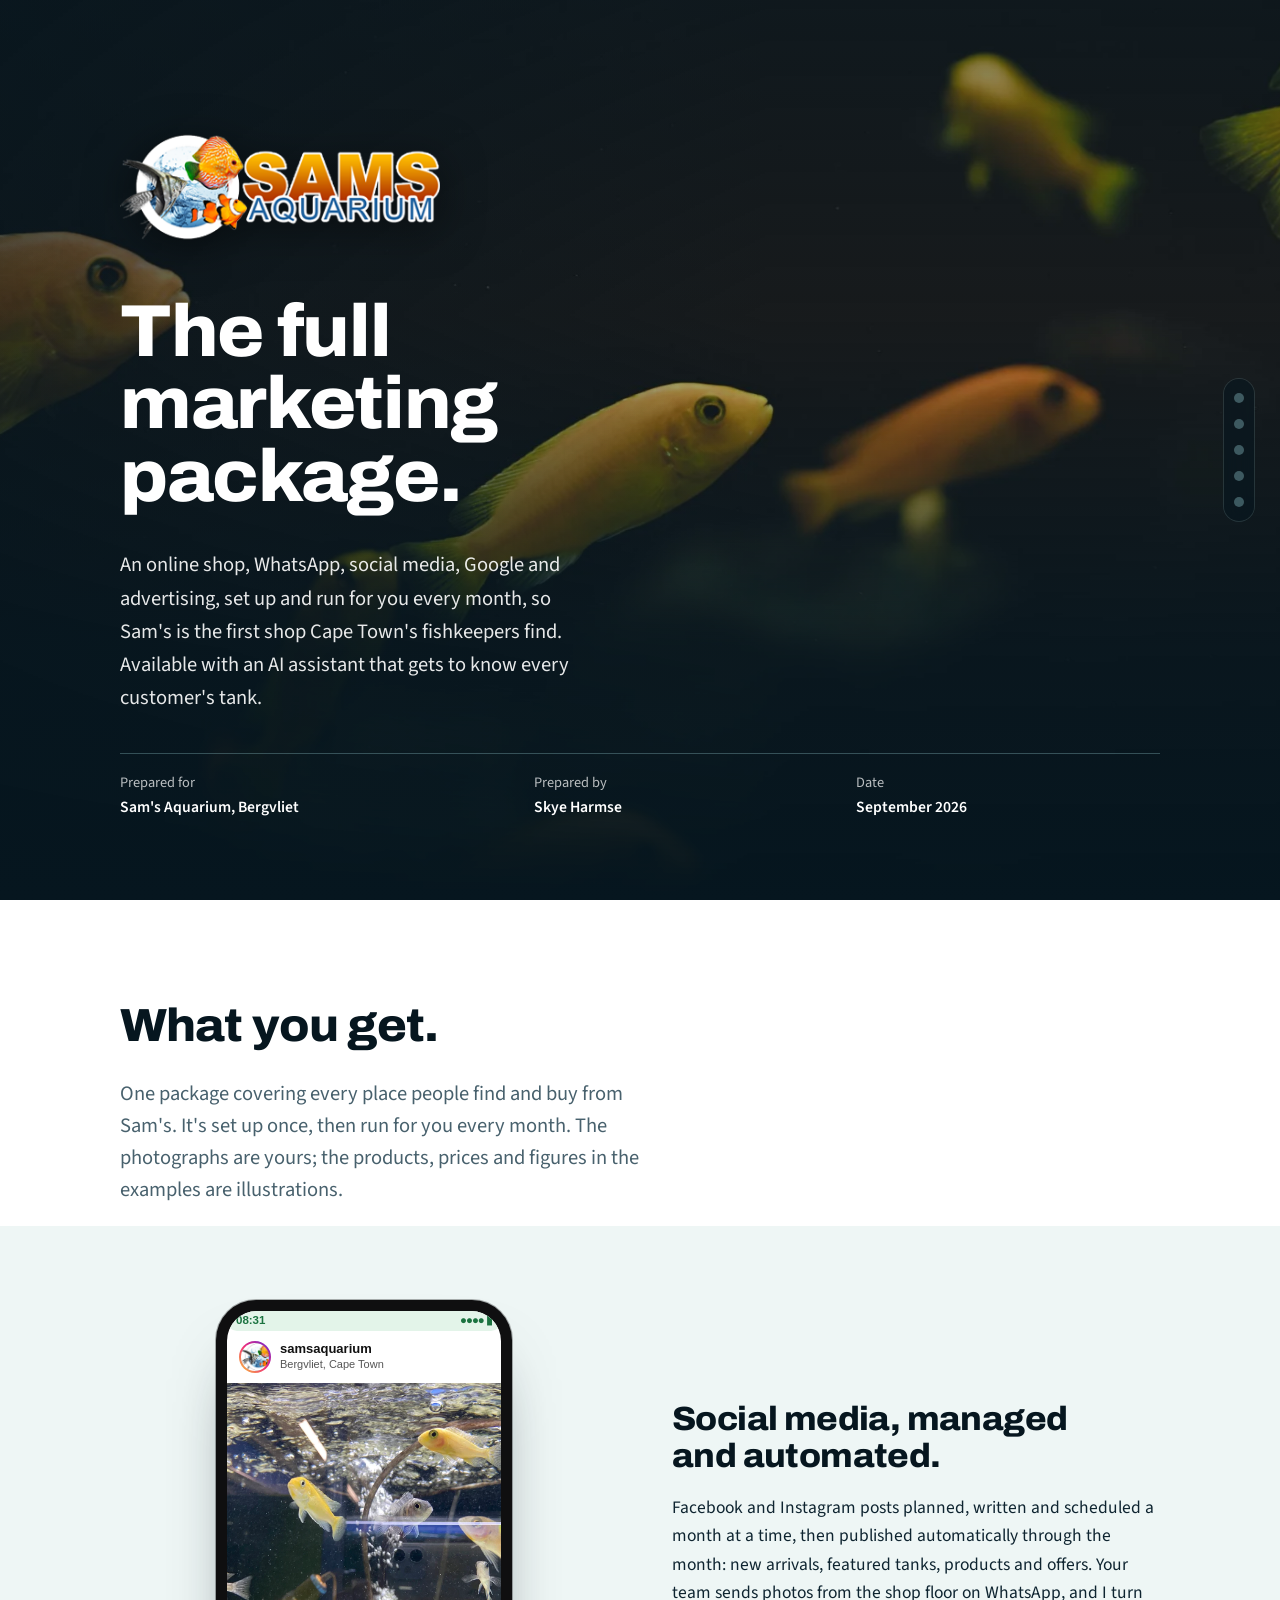
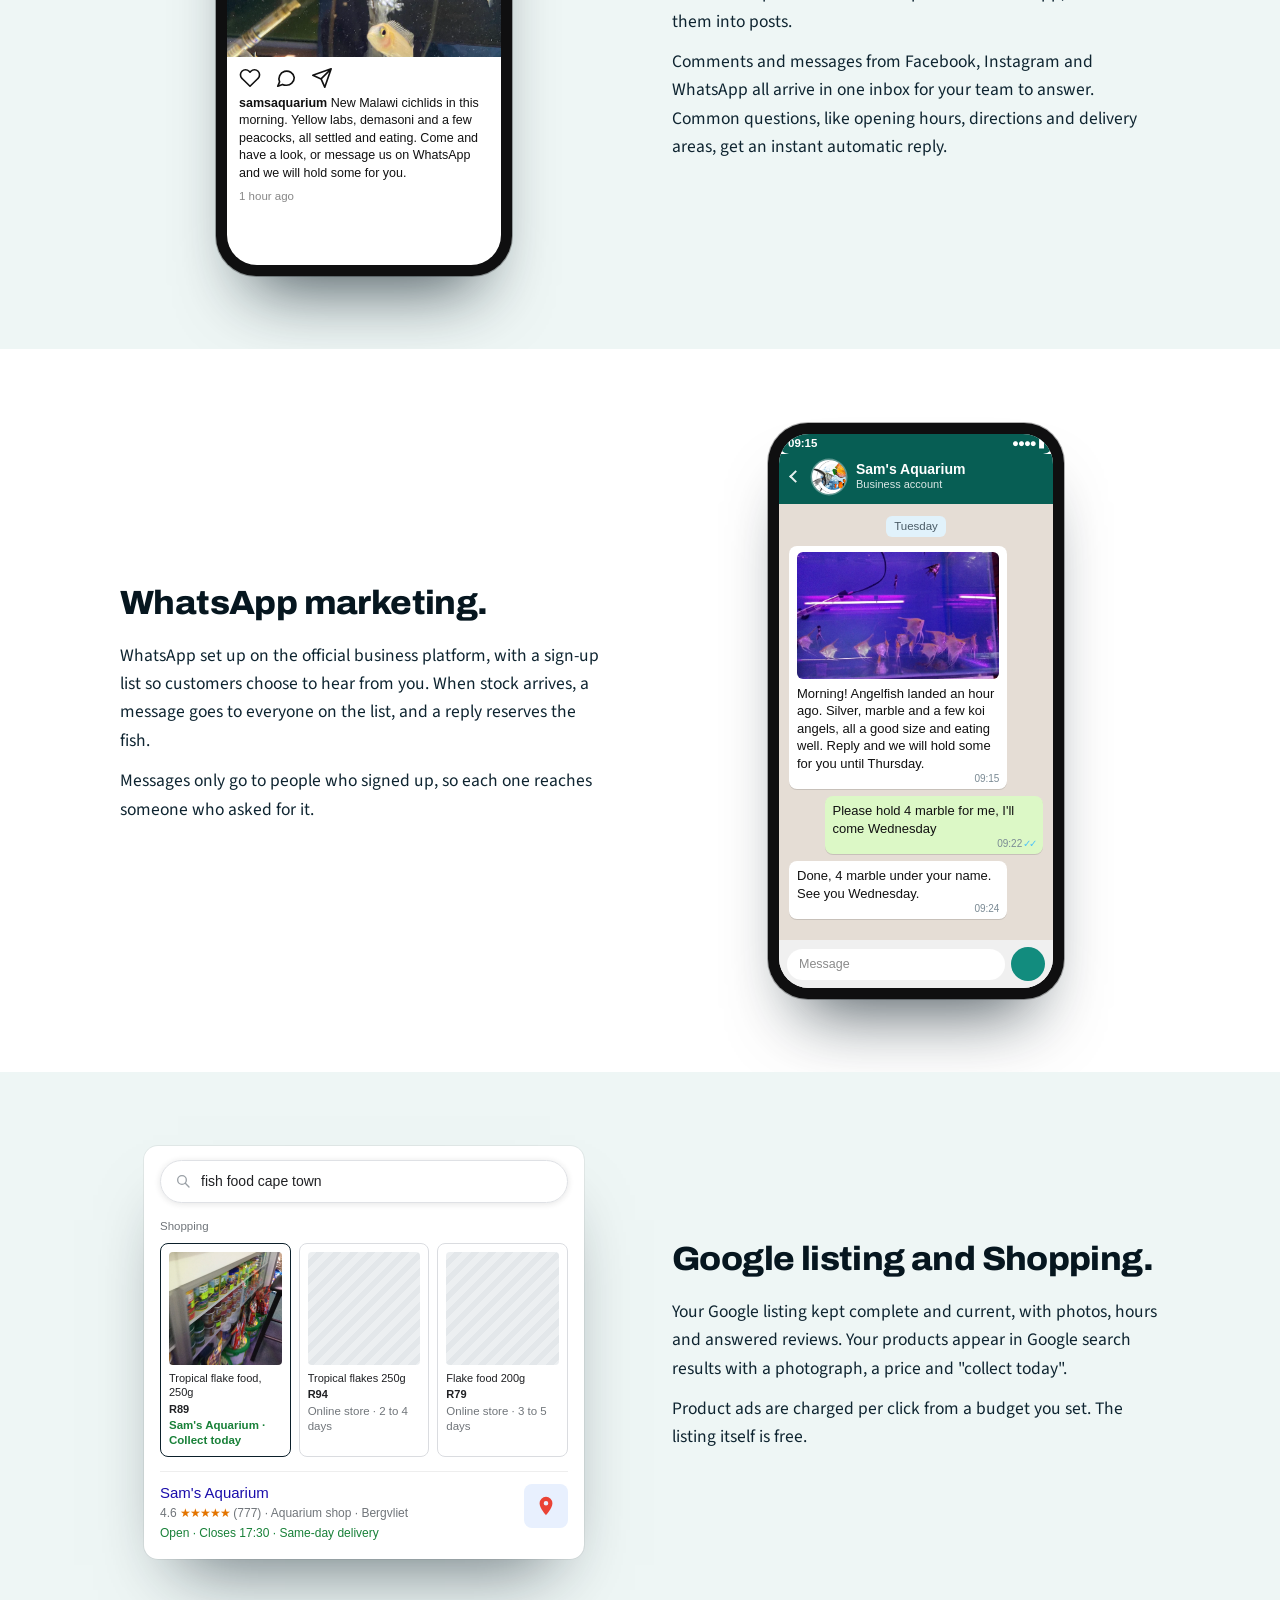
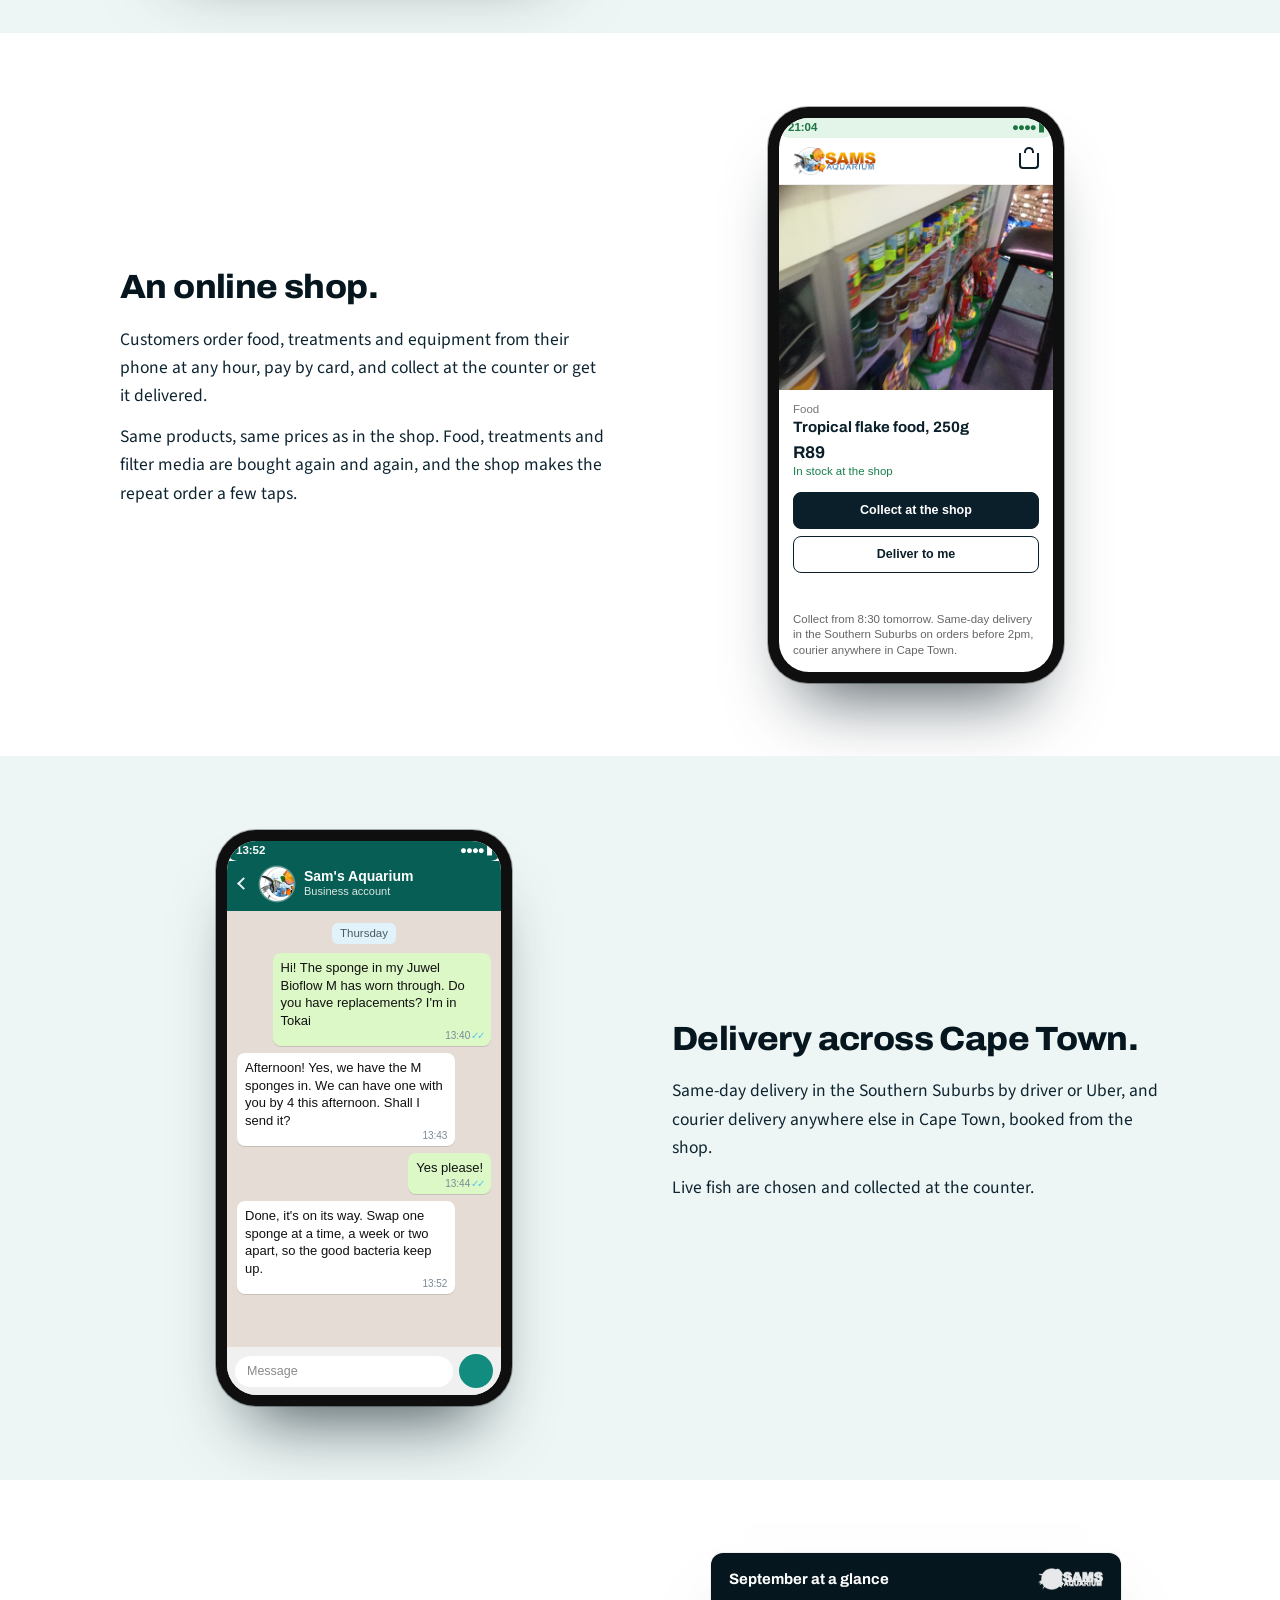
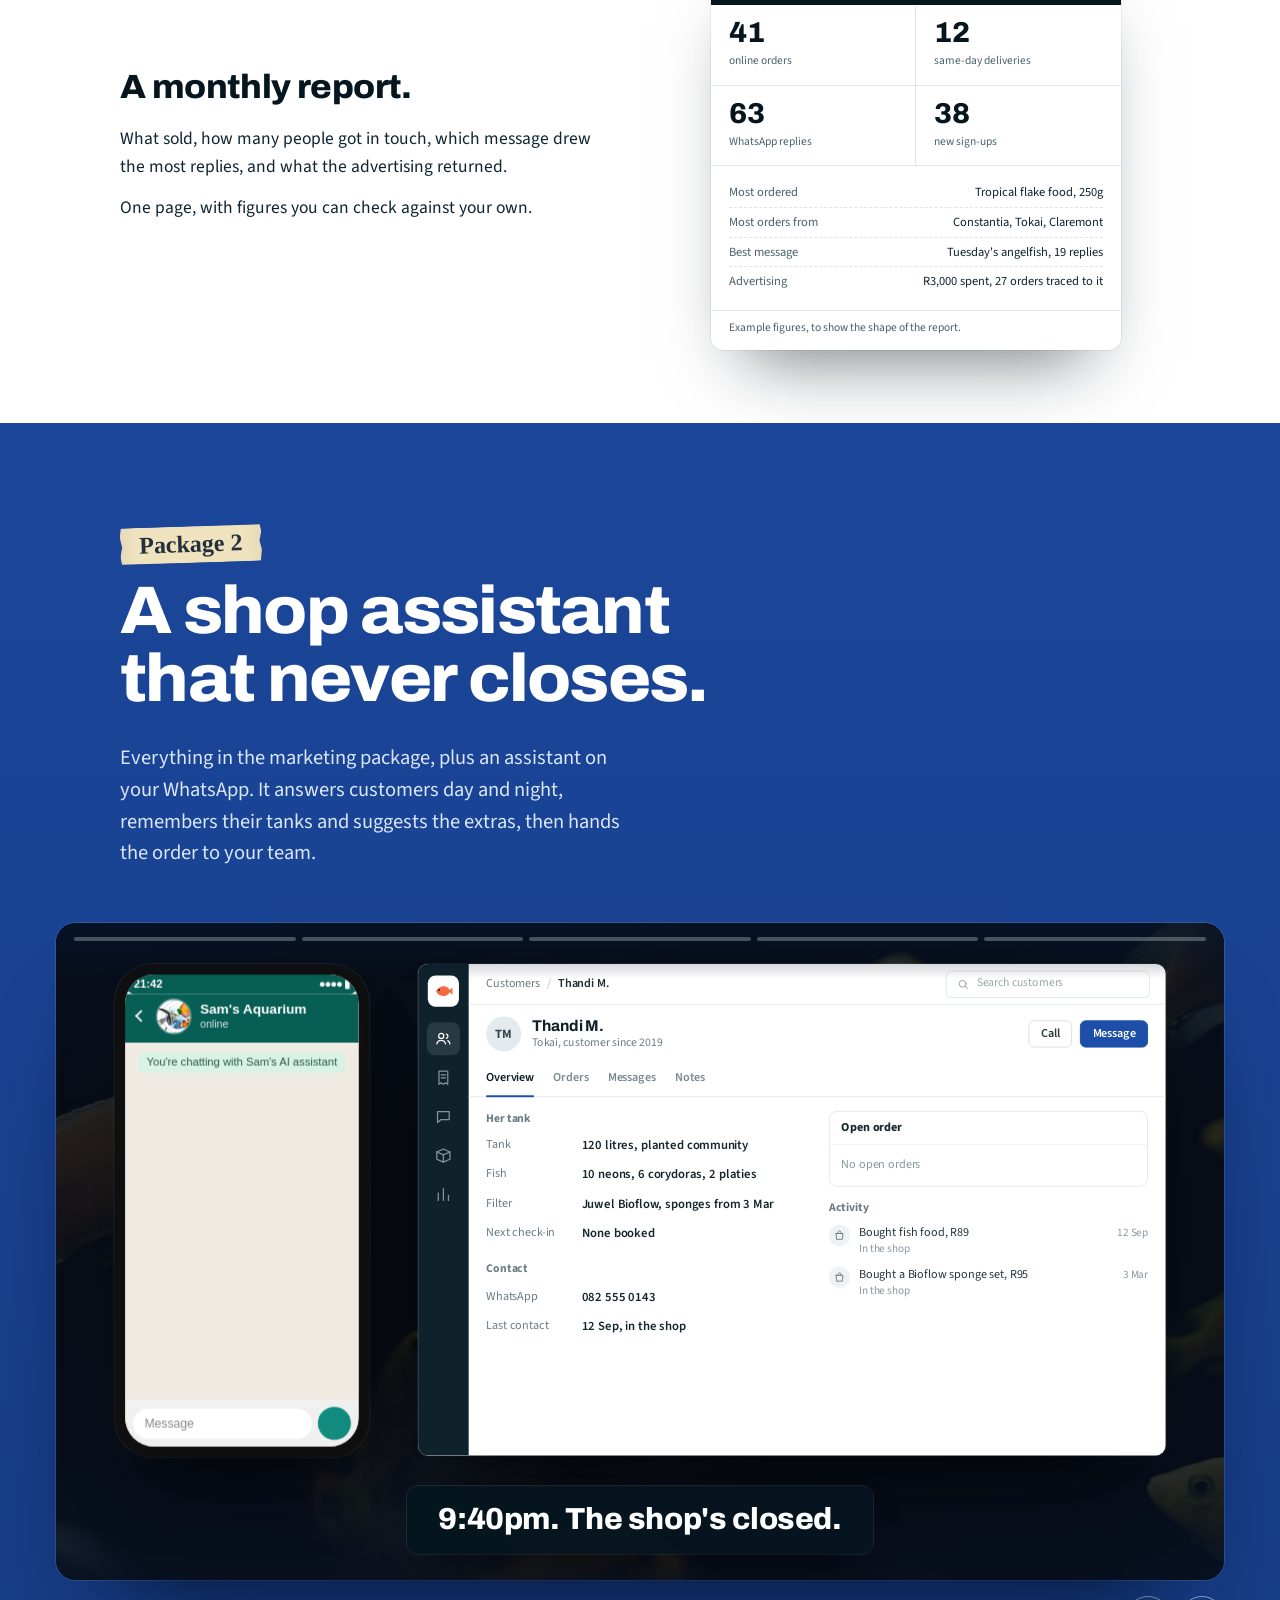
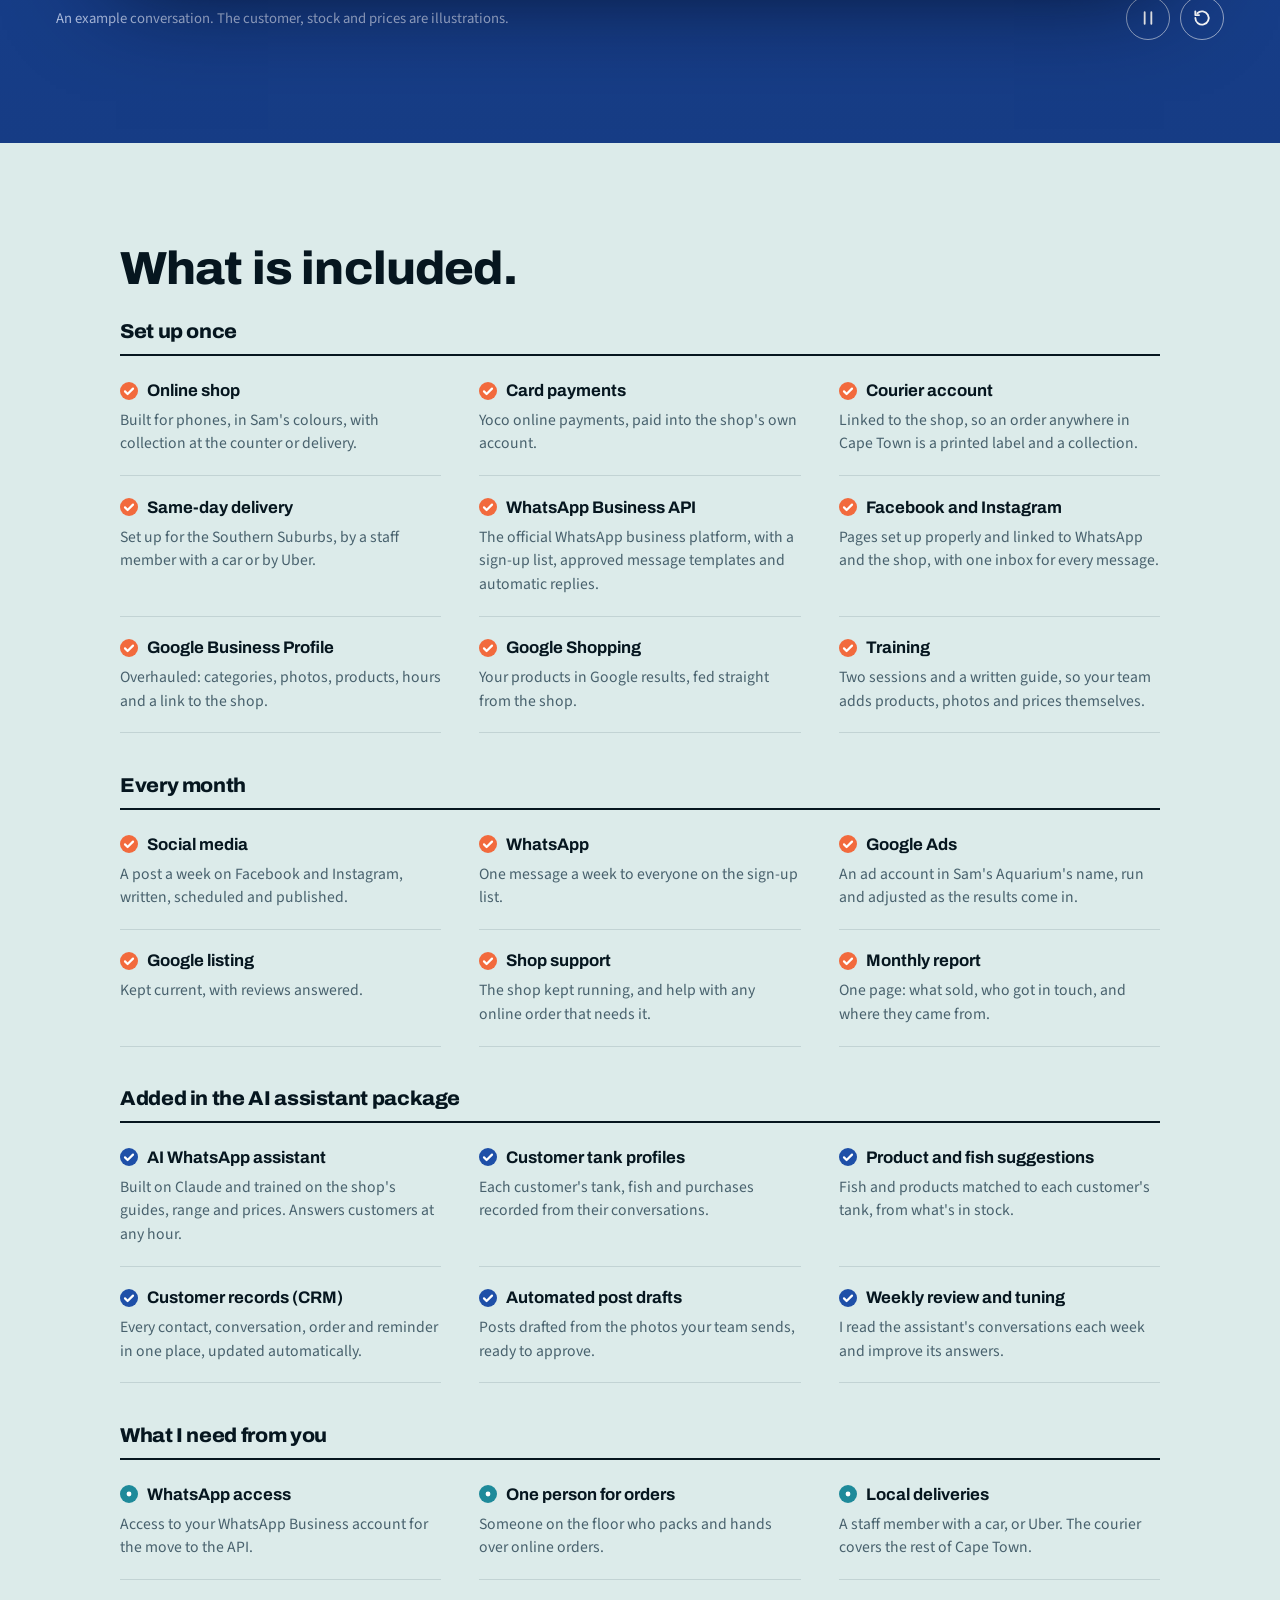
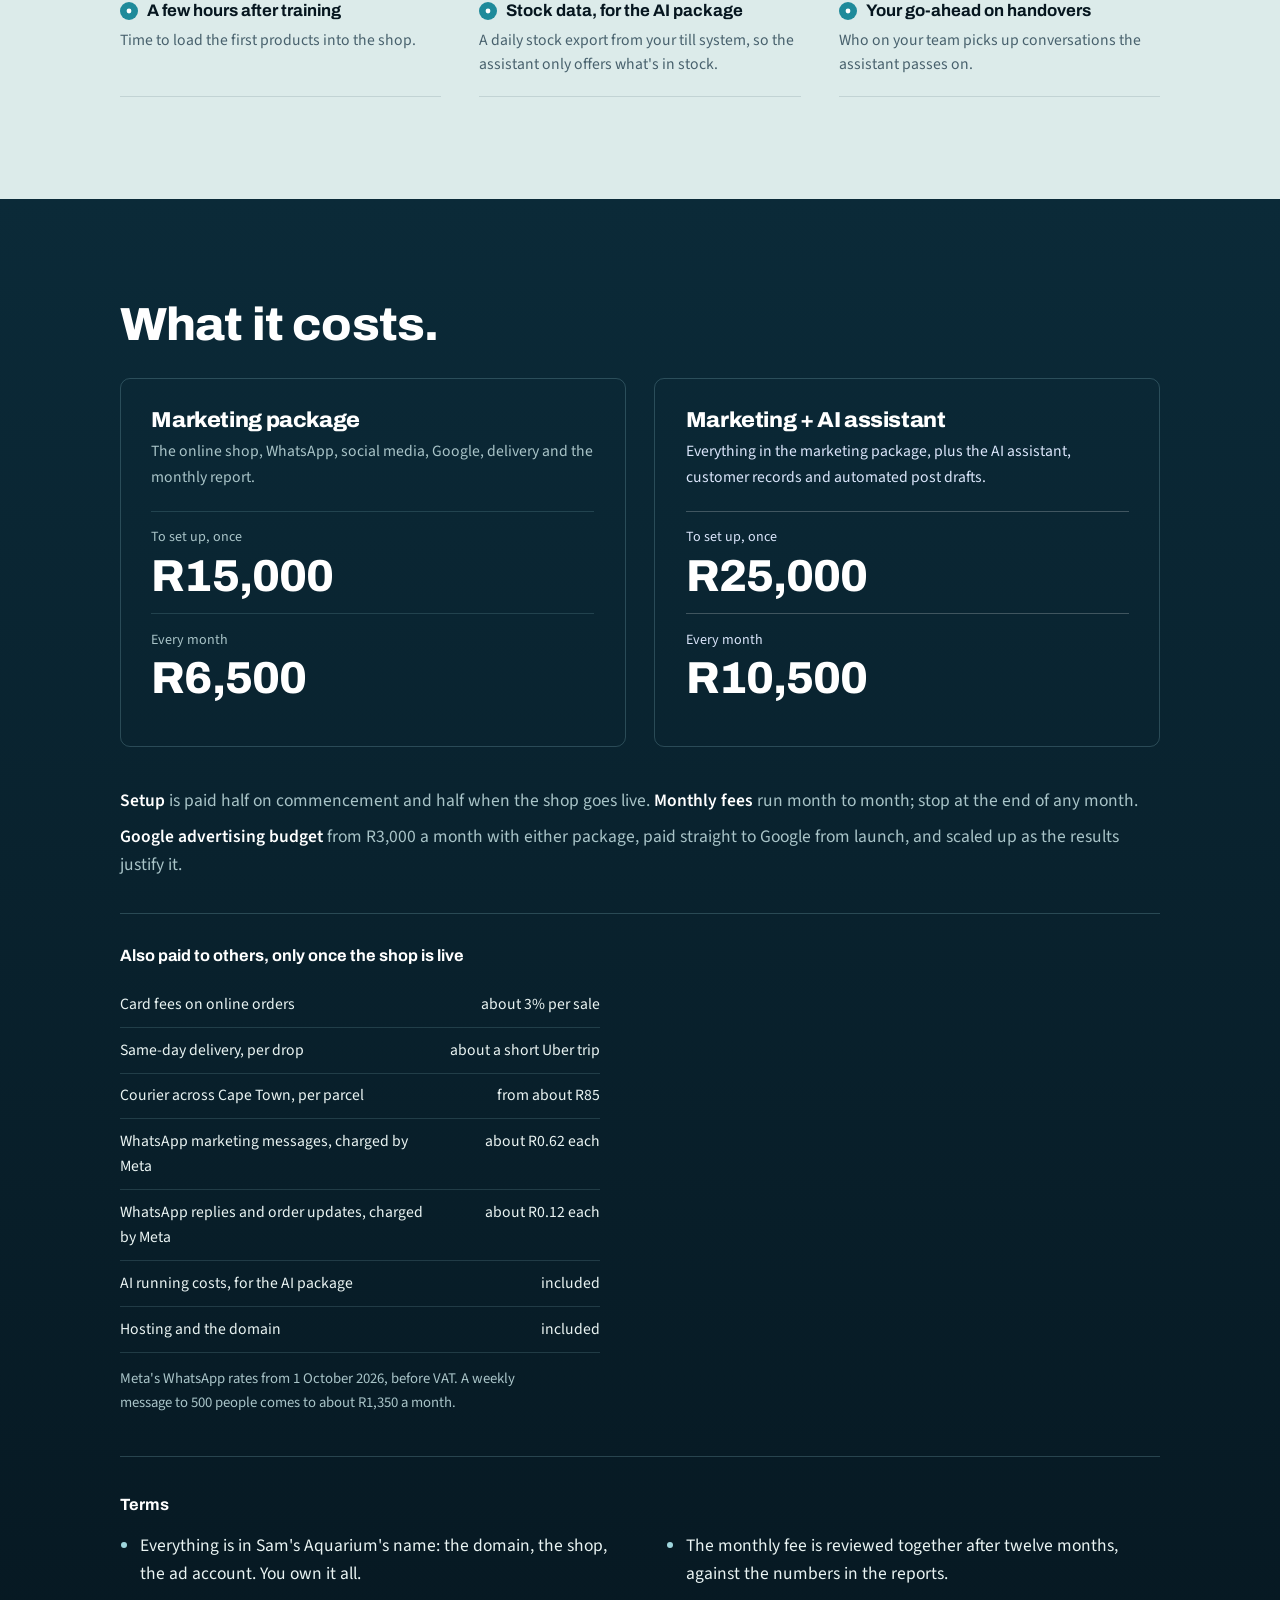
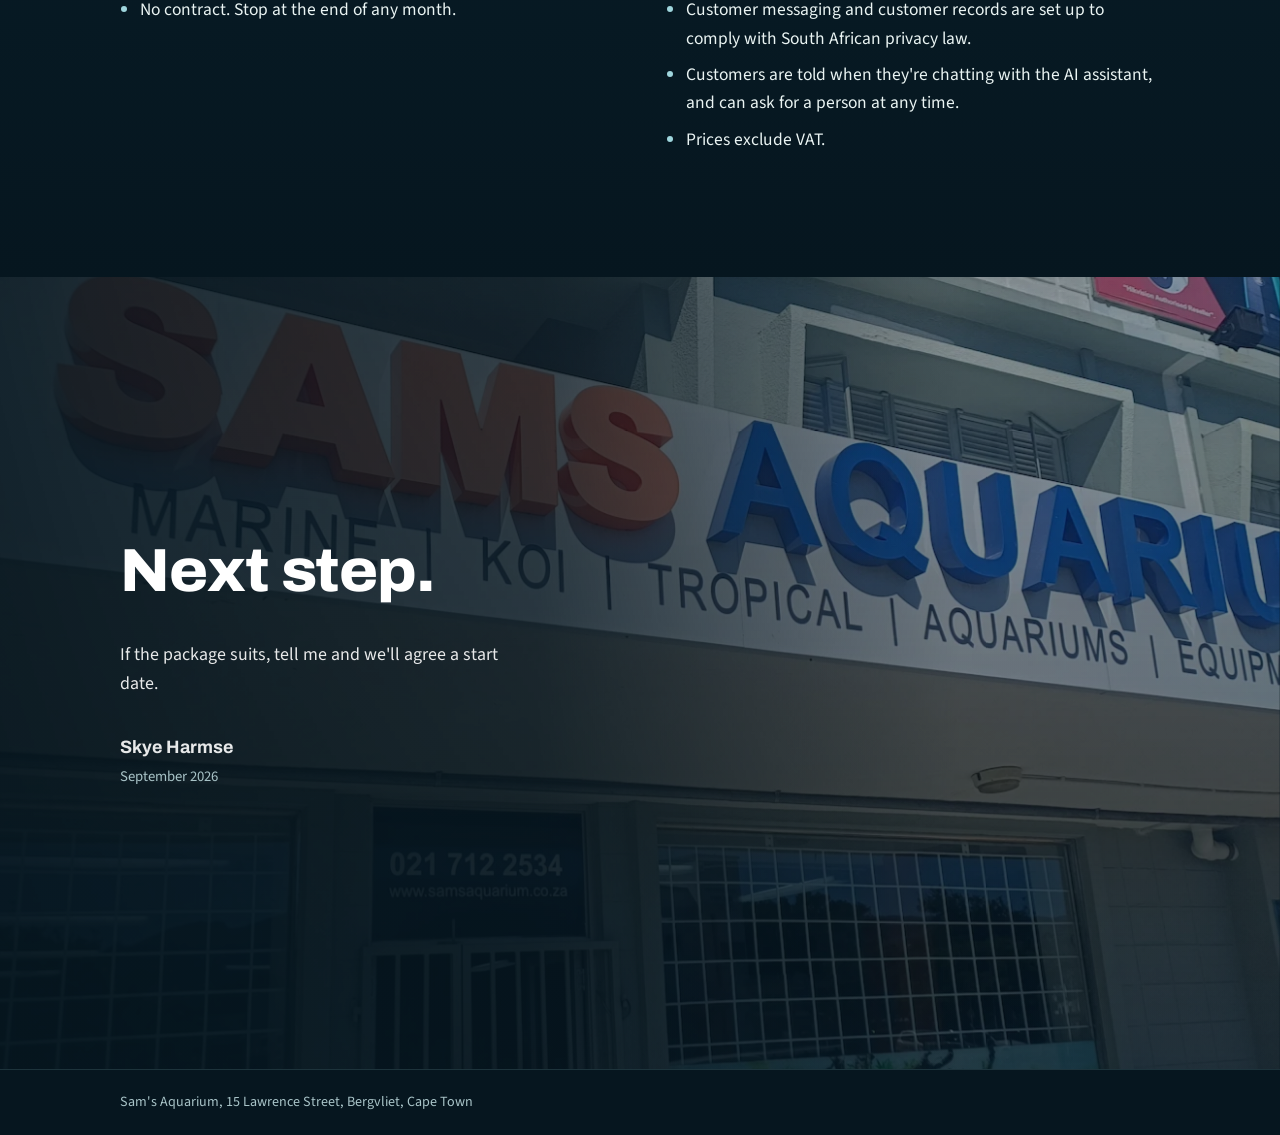
<file: proposal/proposal.html>
<!doctype html>
<html lang="en-ZA">
<head>
<meta charset="utf-8">
<meta name="viewport" content="width=device-width, initial-scale=1, viewport-fit=cover">
<meta name="robots" content="noindex, nofollow">
<meta name="theme-color" content="#06161f">
<meta property="og:type" content="website">
<meta property="og:title" content="The full marketing package for Sam's Aquarium">
<meta property="og:description" content="Online shop, WhatsApp, social media, Google and advertising, set up and run every month, with an optional AI assistant. Prepared by Skye Harmse, September 2026.">
<meta property="og:image" content="https://skyeh01.github.io/sams-aquarium/proposal/img/share.jpg">
<meta property="og:image:width" content="1200">
<meta property="og:image:height" content="630">
<meta property="og:image:alt" content="Sam's Aquarium. The full marketing package.">
<meta property="og:url" content="https://skyeh01.github.io/sams-aquarium/proposal/proposal.html">
<meta name="twitter:card" content="summary_large_image">
<title>Sam's Aquarium Proposal</title>
<link rel="preconnect" href="https://fonts.googleapis.com">
<link rel="preconnect" href="https://fonts.gstatic.com" crossorigin>
<link href="https://fonts.googleapis.com/css2?family=Archivo:wdth,wght@94..112,500..800&family=Source+Sans+3:ital,wght@0,400..600;1,400&display=swap" rel="stylesheet">
<style>
  /* The page descends through water: bright at the surface, dark at the bottom.
     Colours are the Sam's Aquarium website's own, painted explicitly so the page
     reads the same in any browser theme. Screen mockups use their real-world
     colours (WhatsApp green, Google white) so they read as the actual apps. */
  :root{
    --ink:#06161f; --deep:#0b2a38; --teal:#146475; --teal-2:#1e8a9a; --glass:#9fd6dd;
    --foam:#eef6f5; --foam-2:#dcebea; --paper:#ffffff;
    --orange:#f26a3d; --orange-2:#d8532a; --blue:#1e4fa8;
    --text:#0e2430; --text-dim:#48616d; --on-dark:#eaf4f3; --on-dark-dim:#a9c4c8;
    --rule:rgba(14,36,48,.12);
    --head:"Archivo","Helvetica Neue",Arial,sans-serif;
    --body:"Source Sans 3","Segoe UI",Helvetica,Arial,sans-serif;
    --wrap:1040px; --gutter:clamp(20px,5vw,56px);
    --ease:cubic-bezier(.22,.61,.36,1);
  }
  *,*::before,*::after{box-sizing:border-box}
  html{scroll-behavior:smooth}
  body{margin:0;background:var(--paper);color:var(--text);font-family:var(--body);
       font-size:17.5px;line-height:1.62;-webkit-font-smoothing:antialiased;overflow-x:hidden}
  img{display:block;max-width:100%;height:auto}
  a{color:inherit}
  p{margin:0 0 1em;max-width:60ch}
  ul{margin:0 0 1.2em;padding-left:1.15em;max-width:60ch}
  li{margin-bottom:.45em}
  li::marker{color:var(--text-dim)}
  strong{font-weight:600}
  h1,h2,h3{font-family:var(--head);color:var(--ink);letter-spacing:-.018em;
           font-variation-settings:"wdth" 104;text-wrap:balance}
  h1{font-size:clamp(2.6rem,6.4vw,4.6rem);font-weight:800;line-height:.98;margin:0 0 .5em}
  h2{font-size:clamp(1.9rem,4vw,2.9rem);font-weight:800;line-height:1.04;margin:0 0 .6em}
  h3{font-size:clamp(1.45rem,2.8vw,2.1rem);font-weight:800;line-height:1.08;margin:0 0 .55em}
  h4{font-family:var(--head);font-size:1.02rem;font-weight:700;margin:0 0 .8em;color:var(--ink)}
  .wrap{width:min(100% - 2*var(--gutter),var(--wrap));margin-inline:auto}
  .lead{font-size:clamp(1.15rem,1.6vw,1.32rem);line-height:1.55;color:var(--text-dim);max-width:56ch}
  .dim{color:var(--text-dim)}
  .on-dark .lead,.on-dark .dim{color:var(--on-dark-dim)}
  .on-dark h2,.on-dark h3,.on-dark h4{color:#fff}
  .on-dark{color:var(--on-dark)}
  .section{position:relative;padding-block:clamp(3.4rem,8vw,6.5rem)}
  .kicker{font-family:var(--head);font-weight:700;font-size:.92rem;color:var(--orange);margin:0 0 .9rem;letter-spacing:.01em}

  /* ---------- rail + progress ---------- */
  .rail{position:fixed;right:26px;top:50%;transform:translateY(-50%);z-index:60;display:flex;flex-direction:column;gap:16px;
        padding:14px 10px;border-radius:24px;background:rgba(6,22,31,.55);backdrop-filter:blur(10px);-webkit-backdrop-filter:blur(10px);
        box-shadow:0 0 0 1px rgba(159,214,221,.15)}
  .rail a{position:relative;display:block;width:10px;height:10px;border-radius:50%;background:rgba(159,214,221,.35);text-decoration:none;
          transition:background .3s,transform .3s}
  .rail a span{position:absolute;right:22px;top:50%;transform:translateY(-50%);white-space:nowrap;font-family:var(--head);font-weight:700;
               font-size:.82rem;color:#fff;background:rgba(6,22,31,.85);padding:.35em .7em;border-radius:6px;opacity:0;pointer-events:none;transition:opacity .25s}
  .rail a:hover span,.rail a:focus-visible span{opacity:1}
  .rail a.is-on{background:var(--orange);transform:scale(1.35);box-shadow:0 0 0 5px rgba(242,106,61,.25)}
  .progress{position:fixed;top:0;left:0;height:3px;width:100%;z-index:60;background:transparent;pointer-events:none}
  .progress i{display:block;height:100%;width:calc(var(--p,0)*1%);background:var(--orange);transition:width .1s linear}
  @media(max-width:1100px){.rail{display:none}}
  @media(min-width:1101px){.progress{display:none}}

  /* ---------- cover ---------- */
  .cover{position:relative;min-height:100svh;display:grid;align-items:end;background:var(--ink);color:#fff;overflow:hidden;
         padding-block:clamp(3rem,8vw,5rem)}
  .cover__bg{position:absolute;inset:-12% 0;z-index:0;will-change:transform}
  .cover__bg img{width:100%;height:100%;object-fit:cover;object-position:center 40%}
  .cover__veil{position:absolute;inset:0;z-index:1;
    background:linear-gradient(180deg,rgba(6,22,31,.55) 0%,rgba(6,22,31,.2) 35%,rgba(6,22,31,.82) 72%,var(--ink) 100%),
               linear-gradient(90deg,rgba(6,22,31,.6) 0%,rgba(6,22,31,0) 60%)}
  .fish{position:absolute;inset:0;z-index:2;width:100%;height:100%;pointer-events:none}
  .cover__in{position:relative;z-index:3}
  .cover__logo{width:min(320px,70vw);height:auto;margin:0 0 clamp(2rem,5vw,3.4rem);filter:drop-shadow(0 8px 22px rgba(0,0,0,.5));
               opacity:0;animation:rise 1s var(--ease) .1s forwards}
  .cover h1{color:#fff;max-width:14ch}
  .cover h1 span{display:block;opacity:0;animation:rise .9s var(--ease) forwards}
  .cover h1 span:nth-child(1){animation-delay:.35s}
  .cover h1 span:nth-child(2){animation-delay:.5s}
  .cover h1 span:nth-child(3){animation-delay:.65s}
  .cover p{color:rgba(255,255,255,.9);font-size:clamp(1.1rem,1.6vw,1.3rem);max-width:46ch;opacity:0;animation:rise .9s var(--ease) .95s forwards}
  .cover__meta{margin-top:2.4rem;padding-top:1.1rem;border-top:1px solid rgba(159,214,221,.3);display:grid;grid-template-columns:repeat(3,auto);
               gap:.4rem 2.6rem;font-size:.9rem;color:rgba(255,255,255,.72);opacity:0;animation:rise .9s var(--ease) 1.15s forwards}
  .cover__meta b{display:block;color:#fff;font-weight:600;font-size:.98rem}
  .cover__scroll{position:absolute;left:50%;bottom:22px;z-index:3;transform:translateX(-50%);width:22px;height:36px;
                 border:2px solid rgba(255,255,255,.45);border-radius:12px}
  .cover__scroll::after{content:"";position:absolute;left:50%;top:6px;width:4px;height:8px;margin-left:-2px;border-radius:2px;background:var(--glass);animation:drift 1.8s var(--ease) infinite}
  @keyframes drift{0%{transform:translateY(0);opacity:1}100%{transform:translateY(12px);opacity:0}}
  @keyframes rise{to{opacity:1;transform:none}from{opacity:0;transform:translateY(22px)}}
  @media(max-width:560px){.cover__meta{grid-template-columns:1fr}}

  /* ---------- the website: before / after slider ---------- */
  .surface{background:var(--paper)}
  .cmp{position:relative;aspect-ratio:16/10;overflow:hidden;border-radius:10px;background:var(--deep);user-select:none;
       box-shadow:0 40px 80px -40px rgba(6,22,31,.7),0 0 0 1px rgba(6,22,31,.08);margin:clamp(1.6rem,4vw,2.6rem) 0}
  .cmp img{position:absolute;inset:0;width:100%;height:100%;object-fit:cover;object-position:top left}
  .cmp__old{clip-path:inset(0 calc(100% - var(--split,50)*1%) 0 0)}
  .cmp__line{position:absolute;top:0;bottom:0;left:calc(var(--split,50)*1%);width:2px;background:#fff;transform:translateX(-1px);
             box-shadow:0 0 0 1px rgba(6,22,31,.25);pointer-events:none}
  .cmp__grip{position:absolute;top:50%;left:50%;width:46px;height:46px;transform:translate(-50%,-50%);border-radius:50%;background:#fff;
             box-shadow:0 8px 24px rgba(6,22,31,.45);display:grid;place-items:center}
  .cmp__grip::before,.cmp__grip::after{content:"";width:8px;height:8px;border-top:2.5px solid var(--ink);border-left:2.5px solid var(--ink);position:absolute;top:50%}
  .cmp__grip::before{left:12px;transform:translateY(-50%) rotate(-45deg)}
  .cmp__grip::after{right:12px;transform:translateY(-50%) rotate(135deg)}
  .cmp__tag{position:absolute;bottom:14px;z-index:3;font-family:var(--head);font-weight:700;font-size:.85rem;color:#fff;background:rgba(6,22,31,.72);
            padding:.35em .75em;border-radius:5px;backdrop-filter:blur(6px);pointer-events:none}
  .cmp__tag--l{left:14px}.cmp__tag--r{right:14px;background:var(--orange)}
  .cmp__range{position:absolute;inset:0;width:100%;height:100%;margin:0;opacity:0;cursor:ew-resize;-webkit-appearance:none;appearance:none;background:transparent;z-index:4}
  .cmp__range::-webkit-slider-runnable-track{height:100%;background:transparent}
  .cmp__range::-webkit-slider-thumb{-webkit-appearance:none;width:56px;height:100%;background:transparent;cursor:ew-resize}
  .cmp__range::-moz-range-track{height:100%;background:transparent}
  .cmp__range::-moz-range-thumb{width:56px;height:100%;border:0;background:transparent;cursor:ew-resize}
  .cmp__range:focus-visible ~ .cmp__line{box-shadow:0 0 0 3px var(--orange)}
  .cmp-print{display:none}
  .split2{display:grid;grid-template-columns:1.1fr .9fr;gap:clamp(1.6rem,4vw,3.4rem);align-items:start}
  @media(max-width:760px){.split2{grid-template-columns:1fr}}
  .btn{display:inline-flex;align-items:center;gap:.6em;padding:.9em 1.4em;border-radius:999px;background:var(--orange);color:#fff;font-weight:700;
       text-decoration:none;font-size:1rem;box-shadow:0 12px 26px -14px rgba(242,106,61,.9);transition:transform .3s var(--ease),background .25s}
  .btn:hover{background:var(--orange-2);transform:translateY(-2px)}
  .btn--ghost{background:transparent;color:inherit;border:2px solid currentColor;box-shadow:none}
  .btn--ghost:hover{background:rgba(255,255,255,.1);transform:translateY(-2px)}

  /* ---------- what you get ---------- */
  .gives{display:grid;grid-template-columns:9.5rem 1fr;gap:0 clamp(1rem,3vw,2.2rem);margin-top:1.6rem}
  .gives > div{padding:1.1rem 0;border-top:1px solid var(--rule)}
  .gives__k{font-family:var(--head);font-weight:700;color:var(--ink)}
  .gives__v{position:relative;padding-left:1.4rem !important}
  .gives__v::before{content:"";position:absolute;left:0;top:1.55rem;width:.6em;height:.6em;border-radius:50%;background:var(--orange)}
  @media(max-width:700px){
    .gives{grid-template-columns:1fr}
    .gives__k{padding-bottom:.15rem}
    .gives > .gives__v{border-top:0;padding:.1rem 0 1.2rem 1.4rem}
    .gives__v::before{top:.62rem}
  }

  /* ---------- the week ---------- */
  .week-head{background:var(--paper);padding-bottom:0}
  .scene{position:relative;padding-block:clamp(2.6rem,6vw,4.6rem);overflow:hidden}
  .scene:nth-of-type(odd){background:var(--paper)}
  .scene:nth-of-type(even){background:var(--foam)}
  .scene__grid{display:grid;grid-template-columns:1fr 1fr;gap:clamp(1.6rem,5vw,4.5rem);align-items:center}
  .scene--flip .scene__art{order:2}
  .scene__art{display:flex;justify-content:center;perspective:1400px}
  .scene__text p{margin-bottom:.7em}
  .scene__text .btn{margin-top:.6rem}
  @media(max-width:760px){.scene__grid{grid-template-columns:1fr;gap:1.6rem}.scene--flip .scene__art{order:0}}
  @keyframes lift3d{from{opacity:.25;transform:translateY(46px) rotateX(9deg) rotateY(-7deg) scale(.95)}to{opacity:1;transform:none}}
  @keyframes lift3dR{from{opacity:.25;transform:translateY(46px) rotateX(9deg) rotateY(7deg) scale(.95)}to{opacity:1;transform:none}}
  @keyframes arrive{from{opacity:0;transform:translateY(12px)}to{opacity:1;transform:none}}
  .scene.is-in .device{animation:lift3d 1.1s var(--ease) both}
  .scene--flip.is-in .device{animation-name:lift3dR}
  .scene.is-in .a{animation:arrive .5s var(--ease) both;animation-delay:calc(.45s + var(--d,0)*.24s)}

  /* phone frame */
  .phone{width:296px;max-width:100%;background:#0f0f10;border-radius:40px;padding:11px;
         box-shadow:0 44px 70px -34px rgba(6,22,31,.75),0 0 0 1px rgba(0,0,0,.3);
         font-family:-apple-system,"Segoe UI",Roboto,Helvetica,Arial,sans-serif;color:#111;transform-style:preserve-3d}
  .screen{background:#fff;border-radius:30px;overflow:hidden;display:flex;flex-direction:column;aspect-ratio:9/18.2;font-size:13px;line-height:1.35}
  .status{display:flex;justify-content:space-between;align-items:center;padding:8px 18px 4px;font-size:12px;font-weight:600;background:inherit}
  .status i{font-style:normal;letter-spacing:-1px}
  .badge{background:#fff url(img/logo.png) 0 50%/297% auto no-repeat}
  .wa .status{background:#075E54;color:#fff}
  .wa-head{background:#075E54;color:#fff;padding:6px 12px 10px;display:flex;align-items:center;gap:10px}
  .wa-back{width:9px;height:9px;border-left:2px solid #fff;border-bottom:2px solid #fff;transform:rotate(45deg);margin-right:2px;opacity:.9}
  .wa-av{width:34px;height:34px;border-radius:50%;flex:none;box-shadow:0 0 0 1.5px rgba(255,255,255,.35)}
  .wa-name{font-weight:600;font-size:14px;line-height:1.15}
  .wa-sub{font-size:11px;opacity:.85}
  .wa-body{flex:1;background:#e5ddd5;padding:12px 10px;display:flex;flex-direction:column;gap:7px;overflow:hidden}
  .wa-date{align-self:center;background:#e1f2fb;color:#4a5b66;font-size:11.5px;padding:3px 8px;border-radius:6px;margin-bottom:2px}
  .msg{max-width:86%;background:#fff;border-radius:8px;padding:6px 8px 5px;box-shadow:0 1px .5px rgba(0,0,0,.13)}
  .msg--out{align-self:flex-end;background:#dcf8c6}
  .msg img{border-radius:6px;margin-bottom:6px;width:100%;aspect-ratio:16/10;object-fit:cover}
  .msg-t{font-size:10px;color:#7a8a94;text-align:right;margin-top:2px;line-height:1}
  .msg--out .msg-t::after{content:" ✓✓";color:#4fc3f7;letter-spacing:-2px}
  .wa-foot{background:#f0f0f0;padding:7px 8px;display:flex;align-items:center;gap:6px}
  .wa-in{flex:1;background:#fff;border-radius:18px;padding:7px 12px;color:#8a8a8a;font-size:12.5px}
  .wa-mic{width:34px;height:34px;border-radius:50%;background:#128C7E}
  .ig-head{display:flex;align-items:center;gap:9px;padding:10px 12px}
  .ig-av{width:32px;height:32px;border-radius:50%;padding:2px;background:linear-gradient(45deg,#f9ce34,#ee2a7b,#6228d7)}
  .ig-av span{display:block;width:100%;height:100%;border-radius:50%}
  .ig-user{font-weight:600;font-size:13px;line-height:1.15}
  .ig-loc{font-size:11px;color:#555}
  .ig-img{aspect-ratio:1;overflow:hidden}
  .ig-img img{width:100%;height:100%;object-fit:cover}
  .ig-act{display:flex;gap:14px;padding:10px 12px 6px}
  .ig-act svg{width:22px;height:22px;stroke:#111;fill:none;stroke-width:1.8;stroke-linecap:round;stroke-linejoin:round}
  .ig-cap{padding:0 12px 12px;font-size:12.5px;line-height:1.4}
  .ig-cap b{font-weight:600}
  .ig-cap small{display:block;color:#888;font-size:11.5px;margin-top:6px}
  .sh-head{display:flex;align-items:center;justify-content:space-between;padding:9px 14px;border-bottom:1px solid #eee}
  .sh-head img{height:28px;width:auto}
  .sh-cart{width:20px;height:16px;border:2px solid #0b1f2a;border-top-width:0;border-radius:0 0 4px 4px;position:relative}
  .sh-cart::before{content:"";position:absolute;left:3px;right:3px;top:-6px;height:6px;border:2px solid #0b1f2a;border-bottom:0;border-radius:6px 6px 0 0}
  .sh-img{aspect-ratio:4/3;overflow:hidden;background:#eef2f1}
  .sh-img img{width:100%;height:100%;object-fit:cover;object-position:center 60%}
  .sh-body{padding:12px 14px 14px;display:flex;flex-direction:column;gap:6px;flex:1}
  .sh-cat{font-size:11.5px;color:#777}
  .sh-name{font-family:var(--head);font-weight:700;font-size:15px;color:#0b1f2a;line-height:1.2}
  .sh-price{font-family:var(--head);font-weight:700;font-size:17px;color:#0b1f2a}
  .sh-stock{font-size:11.5px;color:#1a7f4b}
  .sh-btns{display:grid;gap:7px;margin-top:6px}
  .sh-btn{text-align:center;padding:9px;border-radius:8px;font-weight:600;font-size:12.5px;border:1.5px solid #0b1f2a;color:#0b1f2a}
  .sh-btn--fill{background:#0b1f2a;color:#fff}
  .sh-note{font-size:11.5px;color:#666;margin-top:auto;line-height:1.35}
  .g{width:100%;max-width:440px;background:#fff;border-radius:14px;box-shadow:0 40px 70px -34px rgba(6,22,31,.6),0 0 0 1px rgba(0,0,0,.06);
     padding:14px 16px 16px;font-family:arial,sans-serif;color:#202124;font-size:13px}
  .g-bar{display:flex;align-items:center;gap:10px;border:1px solid #dfe1e5;border-radius:24px;padding:9px 14px;box-shadow:0 1px 6px rgba(32,33,36,.12)}
  .g-bar svg{width:16px;height:16px;flex:none}
  .g-q{flex:1;font-size:14px}
  .g-label{font-size:11.5px;color:#70757a;margin:14px 0 8px}
  .g-tiles{display:grid;grid-template-columns:repeat(3,1fr);gap:8px}
  .g-tile{border:1px solid #dadce0;border-radius:8px;padding:8px;font-size:11px;line-height:1.3}
  .g-tile .im{aspect-ratio:1;border-radius:4px;overflow:hidden;background:#f1f3f4;margin-bottom:6px}
  .g-tile .im img{width:100%;height:100%;object-fit:cover}
  .g-tile .im.ph{background:repeating-linear-gradient(135deg,#eceff1 0 6px,#e3e7ea 6px 12px)}
  .g-tile b{display:block;font-weight:400;color:#202124;margin-bottom:2px}
  .g-tile .pr{font-weight:700;color:#202124}
  .g-tile .st{color:#70757a;font-size:11.5px;margin-top:2px}
  .g-tile .st.us{color:#188038;font-weight:600}
  .g-tile--us{border-color:#0b1f2a}
  .g-map{margin-top:14px;padding-top:12px;border-top:1px solid #eee;display:grid;grid-template-columns:1fr auto;gap:10px;align-items:start}
  .g-map .nm{color:#1a0dab;font-size:15px;line-height:1.25}
  .g-map .rt{color:#70757a;font-size:12px;margin-top:2px}
  .g-map .rt b{color:#e37400;font-weight:400;letter-spacing:-1px}
  .g-map .op{color:#188038;font-size:12px}
  .g-pin{width:44px;height:44px;border-radius:8px;background:#e8f0fe;display:grid;place-items:center}
  .g-pin svg{width:22px;height:22px;fill:#ea4335}
  .rep{width:100%;max-width:410px;background:#fff;border-radius:12px;box-shadow:0 40px 70px -34px rgba(6,22,31,.6),0 0 0 1px rgba(0,0,0,.06);overflow:hidden}
  .rep-h{background:var(--ink);color:#fff;padding:14px 18px;font-family:var(--head);font-weight:700;font-size:15px;display:flex;justify-content:space-between;align-items:center;gap:10px}
  .rep-h img{height:22px;width:auto;filter:brightness(0) invert(1);opacity:.9}
  .rep-g{display:grid;grid-template-columns:1fr 1fr}
  .rep-g div{padding:14px 18px;border-bottom:1px solid var(--rule);border-right:1px solid var(--rule)}
  .rep-g div:nth-child(2n){border-right:0}
  .rep-g b{display:block;font-family:var(--head);font-weight:800;font-size:1.8rem;color:var(--ink);line-height:1;font-variant-numeric:tabular-nums}
  .rep-g span{display:block;font-size:11.5px;color:var(--text-dim);margin-top:4px}
  .rep-l{padding:12px 18px 14px;font-size:12.5px;line-height:1.5}
  .rep-l div{display:flex;justify-content:space-between;gap:12px;padding:5px 0;border-bottom:1px dashed var(--rule)}
  .rep-l div:last-child{border-bottom:0}
  .rep-l span{color:var(--text-dim)}
  .rep-f{padding:8px 18px 12px;font-size:11.5px;color:var(--text-dim);border-top:1px solid var(--rule)}

  /* ---------- photo band ---------- */
  .band{position:relative;height:clamp(260px,42vw,520px);overflow:hidden;background:var(--deep)}
  .band img{position:relative;top:-15%;width:100%;height:130%;object-fit:cover;object-position:center 30%;will-change:transform}
  .band::after{content:"";position:absolute;inset:0;background:linear-gradient(180deg,rgba(20,100,117,.18),rgba(6,22,31,.45));mix-blend-mode:multiply;pointer-events:none}
  .band__cap{position:absolute;left:var(--gutter);bottom:1.6rem;z-index:2;color:#fff;font-family:var(--head);font-weight:700;font-size:1rem;
             background:rgba(6,22,31,.7);padding:.45em .9em;border-radius:4px;backdrop-filter:blur(6px)}

  /* ---------- included ---------- */
  .midwater{background:var(--foam-2)}
  .pair{display:grid;grid-template-columns:1fr 1fr;gap:clamp(1.6rem,4vw,3.4rem);margin-top:1.4rem}
  @media(max-width:700px){.pair{grid-template-columns:1fr}}
  .card{background:var(--paper);border-radius:12px;padding:clamp(1.4rem,3vw,2rem);box-shadow:0 30px 60px -40px rgba(6,22,31,.5)}
  .card h4{font-size:1.15rem;padding-bottom:.6em;border-bottom:2px solid var(--ink)}
  .card ul{max-width:none;margin-bottom:0}

  /* ---------- price (the deep) ---------- */
  .depths{background:linear-gradient(180deg,var(--deep) 0%,var(--ink) 100%);color:var(--on-dark);overflow:hidden}
  .caustics{position:absolute;inset:0;pointer-events:none;z-index:0}
  .caustics::before,.caustics::after{content:"";position:absolute;width:70vw;height:70vw;border-radius:50%;
    background:radial-gradient(closest-side,rgba(30,138,154,.32),transparent 70%);filter:blur(40px);animation:sway 26s ease-in-out infinite alternate}
  .caustics::before{top:-30vw;left:-20vw}
  .caustics::after{bottom:-35vw;right:-20vw;animation-duration:34s;animation-direction:alternate-reverse;
    background:radial-gradient(closest-side,rgba(242,106,61,.16),transparent 70%)}
  @keyframes sway{from{transform:translate(0,0) scale(1)}to{transform:translate(12vw,8vw) scale(1.15)}}
  .depths .wrap{position:relative;z-index:1}
  .price{display:grid;grid-template-columns:1fr 1fr 1fr;gap:1.6rem 2.4rem;align-items:start;padding:2rem 0;margin:1rem 0 1.8rem;
         border-top:1px solid rgba(159,214,221,.22);border-bottom:1px solid rgba(159,214,221,.22)}
  @media(max-width:700px){.price{grid-template-columns:1fr}}
  .price small{display:block;font-size:.9rem;color:var(--on-dark-dim);margin-bottom:.35rem}
  .price b{display:block;font-family:var(--head);font-weight:800;font-size:clamp(2rem,4.4vw,3.1rem);color:#fff;letter-spacing:-.02em;line-height:1;font-variant-numeric:tabular-nums}
  .price span{display:block;font-size:.94rem;color:var(--on-dark-dim);margin-top:.55rem;max-width:26ch}
  .depths table{width:100%;max-width:60ch;border-collapse:collapse;font-size:.98rem;margin:0}
  .depths td{padding:.6rem .8rem .6rem 0;border-bottom:1px solid rgba(159,214,221,.16);vertical-align:top}
  .depths td:last-child{text-align:right;padding-right:0;white-space:nowrap;font-variant-numeric:tabular-nums}
  .terms{display:grid;grid-template-columns:1fr 1fr;gap:clamp(1.6rem,4vw,3.4rem);margin-top:2.6rem;padding-top:2.2rem;border-top:1px solid rgba(159,214,221,.22)}
  @media(max-width:700px){.terms{grid-template-columns:1fr;gap:0}.terms > div + div h4{display:none}.terms > div + div ul{margin-top:0}}
  .terms ul{max-width:none}
  .terms li::marker{color:var(--glass)}

  /* ---------- close ---------- */
  .close{position:relative;min-height:88svh;display:grid;align-items:center;background:var(--ink);color:#fff;overflow:hidden;padding-block:clamp(3rem,8vw,5rem)}
  .close .cover__bg img{object-position:center 45%}
  .close__in{position:relative;z-index:3}
    .close h2{color:#fff;max-width:14ch;font-size:clamp(2.2rem,5.4vw,3.8rem)}
  .close p{color:rgba(255,255,255,.9);max-width:46ch;font-size:1.12rem}
  .sig{margin-top:2.2rem;font-family:var(--head);font-weight:700;color:#fff;font-size:1.1rem}
  .sig small{display:block;font-family:var(--body);font-weight:400;color:var(--on-dark-dim);font-size:.92rem;margin-top:.2rem}
  footer.foot{background:var(--ink);color:var(--on-dark-dim);padding-block:1.3rem;font-size:.88rem;border-top:1px solid rgba(159,214,221,.15)}

  @media(prefers-reduced-motion:reduce){
    html{scroll-behavior:auto}
    .fish,.cover__scroll{display:none}
    .caustics::before,.caustics::after{animation:none}
    .cover__bg,.band img{transform:none !important}
    .cover__logo,.cover h1 span,.cover p,.cover__meta{animation:none;opacity:1}
    .scene.is-in .device,.scene.is-in .a{animation:none}
  }
  @media print{
    body{background:#fff;font-size:11pt}
    .rail,.progress,.fish,.cover__scroll,.caustics,.band{display:none}
    .cover,.close{min-height:0;padding-block:2rem;background:var(--ink)}
    .cover__bg{display:none}
    .cover__logo,.cover h1 span,.cover p,.cover__meta{animation:none;opacity:1}
    .section{padding-block:1.2rem}
    .scene{break-inside:avoid;padding-block:1.2rem}
    .cmp,.cmp__range{display:none}
    .cmp-print{display:grid;grid-template-columns:1fr 1fr;gap:1rem;margin:1rem 0}
    .cmp-print img{border:1px solid #ccc}
    .phone,.g,.rep,.card{box-shadow:none}
    .depths{background:var(--ink)}
  }

  /* ---------- what is included: a checklist laid out as a spec sheet ---------- */
  .inc h3{font-size:1.25rem;margin:2.6rem 0 .2rem;padding-bottom:.7rem;border-bottom:2px solid var(--ink)}
  .inc h3:first-child{margin-top:1.6rem}
  .inc-grid{list-style:none;margin:0;padding:0;max-width:none;display:grid;grid-template-columns:repeat(3,1fr);column-gap:clamp(1.4rem,3vw,2.6rem)}
  .inc-grid li{margin:0;padding:1.1rem 0 1.2rem;border-bottom:1px solid var(--rule)}
  .inc-grid b{display:flex;align-items:center;gap:.55rem;font-family:var(--head);font-weight:700;font-size:1.05rem;color:var(--ink);margin-bottom:.3rem}
  .inc-grid b::before{content:"";flex:none;width:18px;height:18px;border-radius:50%;background:var(--orange) url("data:image/svg+xml,%3Csvg xmlns='http://www.w3.org/2000/svg' viewBox='0 0 18 18'%3E%3Cpath d='M5 9.4l2.6 2.6L13 6.6' fill='none' stroke='%23fff' stroke-width='2.2' stroke-linecap='round' stroke-linejoin='round'/%3E%3C/svg%3E") center/100% no-repeat}
  .inc-grid--needs b::before{background:var(--teal-2) url("data:image/svg+xml,%3Csvg xmlns='http://www.w3.org/2000/svg' viewBox='0 0 18 18'%3E%3Ccircle cx='9' cy='9' r='2.4' fill='%23fff'/%3E%3C/svg%3E") center/100% no-repeat}
  .inc-grid span{display:block;color:var(--text-dim);font-size:.98rem;line-height:1.5}
  @media(max-width:900px){.inc-grid{grid-template-columns:1fr 1fr}}
  @media(max-width:600px){.inc-grid{grid-template-columns:1fr}}
  .close .cover__veil{background:linear-gradient(90deg,rgba(6,22,31,.9) 0%,rgba(6,22,31,.75) 42%,rgba(6,22,31,.25) 75%),linear-gradient(180deg,rgba(6,22,31,.2) 0%,rgba(6,22,31,.6) 100%)}
  .price-note{margin:.9rem 0 0;font-size:.92rem;color:var(--on-dark-dim);max-width:60ch}
  .scene__text h3{margin-bottom:.6em}

  .inc-grid--ai b::before{background:var(--blue) url("data:image/svg+xml,%3Csvg xmlns='http://www.w3.org/2000/svg' viewBox='0 0 18 18'%3E%3Cpath d='M5 9.4l2.6 2.6L13 6.6' fill='none' stroke='%23fff' stroke-width='2.2' stroke-linecap='round' stroke-linejoin='round'/%3E%3C/svg%3E") center/100% no-repeat}
  .inc-grid--needs{grid-template-columns:repeat(3,1fr)}

  /* ---------- two packages ---------- */
  .tiers{display:grid;grid-template-columns:1fr 1fr;gap:clamp(1rem,2.5vw,1.8rem);margin:1.6rem 0 1.4rem}
  .tier{border:1px solid rgba(159,214,221,.22);border-radius:10px;padding:clamp(1.3rem,3vw,1.9rem)}
  .tier h3{font-size:1.35rem;color:#fff;margin:0 0 .45rem}
  .tier__what{color:var(--on-dark-dim);font-size:.98rem;margin:0 0 1.3rem;min-height:3.1em}
  .tier__fig{padding:.9rem 0;border-top:1px solid rgba(159,214,221,.16)}
  .tier__fig small{display:block;font-size:.88rem;color:var(--on-dark-dim);margin-bottom:.3rem}
  .tier__fig b{display:block;font-family:var(--head);font-weight:800;font-size:clamp(2rem,4.2vw,2.8rem);color:#fff;letter-spacing:-.02em;line-height:1;font-variant-numeric:tabular-nums}
  .price-common{padding:1.1rem 0 1.6rem;margin-bottom:1.8rem;border-bottom:1px solid rgba(159,214,221,.22)}
  .price-common p{margin:0 0 .5rem;color:var(--on-dark-dim);max-width:none}
  .price-common b{color:#fff;font-weight:600}
  @media(max-width:760px){.tiers{grid-template-columns:1fr}.tier__what{min-height:0}}
  @media(max-width:900px){.inc-grid--needs{grid-template-columns:1fr 1fr}}
  @media(max-width:600px){.inc-grid--needs{grid-template-columns:1fr}}

  /* ---------- Package 2: the AI assistant, in the sign's blue ---------- */
  .aix{--sign:#1e4fa8;background:linear-gradient(180deg,#1b479b 0%,#163c85 100%);color:#fff;overflow:clip}
  .aix__head{max-width:46rem}
  .aix h2{color:#fff;font-size:clamp(2.3rem,5.4vw,4.2rem);line-height:1;letter-spacing:-.025em;margin:.9rem 0 .45em}
  .aix .lead{color:#dbe6fb;max-width:52ch}
  .tape{display:inline-block;font-family:"Caveat","Segoe Print",cursive;font-weight:700;font-size:1.5rem;line-height:1.1;color:#23303a;
        background:linear-gradient(90deg,rgba(0,0,0,.04),transparent 12%,transparent 88%,rgba(0,0,0,.04)),#efe3bf;
        padding:.2em .8em .25em;transform:rotate(-2deg);box-shadow:0 2px 5px rgba(0,0,0,.25);
        clip-path:polygon(1% 0,99% 2%,100% 20%,98.5% 45%,100% 70%,99% 100%,1% 98%,0 78%,1.5% 52%,0 25%)}
        display:grid;grid-template-columns:repeat(3,1fr);gap:clamp(1.6rem,3vw,2.4rem) clamp(1.4rem,3vw,2.6rem)}
  .tier--ai{background:#1e4fa8;border-color:#1e4fa8}
  .tier--ai .tier__what,.tier--ai .tier__fig small{color:#dbe6fb}
  .tier--ai .tier__fig{border-top-color:rgba(255,255,255,.22)}



  /* ---------- Package 2: the film ---------- */
  .film{--fw:min(1200px,calc(100vw - 2 * var(--gutter)));width:var(--fw);margin-left:calc((100% - var(--fw)) / 2);margin-top:clamp(2.2rem,4.5vw,3.4rem);
        position:relative;aspect-ratio:16/9;border-radius:20px;overflow:hidden;background:#07152e;
        box-shadow:0 60px 100px -60px rgba(2,8,26,.95),0 0 0 1px rgba(255,255,255,.12)}
  .film__bg{position:absolute;inset:-4%;width:108%;height:108%;max-width:none;object-fit:cover;filter:brightness(.3) saturate(.75)}
  .film__veil{position:absolute;inset:0;background:radial-gradient(110% 85% at 50% 45%,rgba(7,21,46,.1) 0%,rgba(7,21,46,.55) 70%,rgba(7,21,46,.9) 100%)}
  .film__stage{position:absolute;left:0;top:0;width:1200px;height:675px;transform-origin:0 0}
  .film__fade{position:absolute;inset:0;background:#07152e;opacity:0;pointer-events:none;z-index:6}
  .film.is-js .is-off{display:none}

  /* story bar and caption, drawn over the film */
  .film__segs{position:absolute;left:18px;right:18px;top:14px;z-index:5;display:grid;grid-template-columns:repeat(5,1fr);gap:6px}
  .film__segs::before{content:"";position:absolute;left:-18px;right:-18px;top:-14px;height:56px;z-index:-1;background:linear-gradient(rgba(7,21,46,.62),rgba(7,21,46,0))}
  .film__segs i{height:4px;border-radius:2px;background:rgba(150,162,172,.45);overflow:hidden}
  .film__segs b{display:block;height:100%;background:var(--orange);transform-origin:0 50%}
  .film__capwrap{position:absolute;left:0;right:0;bottom:clamp(14px,2.4vw,26px);z-index:5;display:flex;justify-content:center;padding:0 14px;pointer-events:none}
  .film__cap{margin:0;max-width:none;background:rgba(6,22,31,.94);color:#fff;border-radius:12px;padding:.5em 1.05em .56em;
             font-family:var(--head);font-weight:800;font-size:clamp(1.05rem,2.4vw,1.9rem);line-height:1.2;letter-spacing:-.015em;text-align:center;
             box-shadow:0 18px 40px -18px rgba(0,0,0,.75),0 0 0 1px rgba(255,255,255,.1)}

  /* the phone */
  .film__phone{position:absolute;left:60px;top:42px;width:262px;box-shadow:0 50px 80px -40px rgba(0,0,0,.85),0 0 0 1px rgba(255,255,255,.08)}
  .film .wa-body{justify-content:flex-end;background:#efeae2;padding:10px 11px}
  .film .wa-date{background:#d9f2e6;color:#2d5a45;margin-bottom:auto}
  .film .msg{position:relative;border-top-left-radius:0;max-width:86%}
  .film .msg--out{border-top-left-radius:8px;border-top-right-radius:0}
  .film .msg::before{content:"";position:absolute;top:0;left:-7px;width:8px;height:10px;background:#fff;clip-path:polygon(0 0,100% 0,100% 100%)}
  .film .msg--out::before{left:auto;right:-7px;background:#dcf8c6;clip-path:polygon(0 0,100% 0,0 100%)}
  .film .typing{display:none;align-self:flex-start;padding:10px 12px}
  .film .typing.is-on{display:flex;gap:4px}
  .film .typing i{width:7px;height:7px;border-radius:50%;background:#9aa7ae;animation:dot 1s infinite ease-in-out}
  .film .typing i:nth-child(2){animation-delay:.15s}.film .typing i:nth-child(3){animation-delay:.3s}
  @keyframes dot{0%,60%,100%{transform:translateY(0);opacity:.5}30%{transform:translateY(-4px);opacity:1}}

  /* the customer system: plain business software, greys and one blue */
  .app{position:absolute;left:372px;top:42px;width:768px;height:505px;display:grid;grid-template-columns:52px minmax(0,1fr);background:#fff;border-radius:10px;overflow:hidden;
       font-family:var(--body);font-size:13px;line-height:1.4;color:#1f2d33;box-shadow:0 50px 80px -40px rgba(0,0,0,.85),0 0 0 1px rgba(255,255,255,.08)}
  .app svg{fill:none;stroke:currentColor;stroke-width:1.7;stroke-linecap:round;stroke-linejoin:round}
  .app__nav{background:#0f222c;display:flex;flex-direction:column;align-items:center;gap:6px;padding:12px 0}
  .app__logo{width:32px;height:32px;border-radius:8px;background:#fff;display:grid;place-items:center;margin-bottom:10px}
  .app__logo svg{width:22px;height:22px;stroke:none}
  .app__ic{width:34px;height:34px;border-radius:8px;display:grid;place-items:center;color:#7f96a0}
  .app__ic.is-on{background:rgba(255,255,255,.1);color:#fff}
  .app__ic svg{width:18px;height:18px}
  .app__main{display:flex;flex-direction:column;min-width:0}
  .app__top{flex:none;height:42px;display:flex;align-items:center;justify-content:space-between;padding:0 16px 0 18px;border-bottom:1px solid #e7ecee}
  .app__crumb{font-size:12.5px;color:#6b7c84}
  .app__crumb i{font-style:normal;margin:0 .35em;color:#b3bec3}
  .app__crumb b{color:#1f2d33;font-weight:600}
  .app__search{display:flex;align-items:center;gap:7px;width:210px;height:28px;padding:0 10px;border:1px solid #e1e7ea;border-radius:6px;color:#98a6ad;font-size:12px}
  .app__search svg{width:14px;height:14px}
  .rec__head{flex:none;display:flex;justify-content:space-between;align-items:center;padding:12px 18px 10px}
  .rec__who{display:flex;align-items:center;gap:11px}
  .rec__init{width:36px;height:36px;border-radius:50%;background:#e4ebee;color:#34474f;display:grid;place-items:center;font-weight:700;font-size:13px}
  .rec__name{display:block;font-family:var(--head);font-weight:700;font-variation-settings:"wdth" 100;font-size:16px;line-height:1.2;color:#0e1f26;letter-spacing:-.01em}
  .rec__meta{display:block;font-size:12px;color:#6b7c84}
  .rec__acts{display:flex;gap:8px}
  .sbtn{height:28px;padding:0 12px;border:1px solid #d9e1e4;border-radius:6px;display:inline-flex;align-items:center;font-size:12.5px;font-weight:600;color:#26363d}
  .sbtn--pri{background:#1e4fa8;border-color:#1e4fa8;color:#fff}
  .rec__tabs{flex:none;display:flex;gap:20px;padding:0 18px;border-bottom:1px solid #e7ecee}
  .rec__tabs span{padding:8px 0 9px;font-size:12.5px;font-weight:600;color:#7a8a91;border-bottom:2px solid transparent;margin-bottom:-1px}
  .rec__tabs .is-on{color:#0e1f26;border-bottom-color:#1e4fa8}
  .rec__grid{flex:1;min-height:0;display:grid;grid-template-columns:1fr 1fr;gap:24px;padding:14px 18px}
  .rec__col h6{font-family:var(--body);font-size:12px;font-weight:700;color:#6b7c84;margin:0 0 4px}
  .props{margin:0 0 14px}
  .props>div{display:grid;grid-template-columns:88px minmax(0,1fr);column-gap:10px;padding:6px 8px;margin:0 -8px;border-radius:6px;transition:background-color .35s}
  .props dt{color:#6b7c84;font-size:12.5px}
  .props dd{margin:0;color:#14252c;font-weight:600;min-height:1.4em}
  .props .upd{grid-column:2;font-size:11px;color:#8a989e;margin-top:1px}
  .app .is-read{background:#eaf0fa}
  .order{border:1px solid #e3e9ec;border-radius:8px;margin-bottom:14px;overflow:hidden}
  .order__h{display:flex;justify-content:space-between;align-items:center;padding:8px 12px;border-bottom:1px solid #eef2f4}
  .order__h h6{margin:0;font-size:12.5px;color:#14252c}
  .status{font-size:11.5px;font-weight:600;color:#1b7340;background:#e3f4e9;padding:2px 9px;border-radius:999px}
  .order__empty{display:none;margin:0;padding:12px;color:#8a989e;font-size:12.5px;max-width:none}
  .film.is-js .order.is-empty .order__empty{display:block}
  .film.is-js .order.is-empty .order__body,.film.is-js .order.is-empty .status{display:none}
  .order__lines{list-style:none;margin:0;padding:2px 12px;max-width:none}
  .order__lines li{display:flex;justify-content:space-between;gap:10px;margin:0;padding:6px 8px;margin-inline:-8px;border-bottom:1px solid #f0f3f5;border-radius:4px;font-size:12.5px;overflow:hidden}
  .order__lines li:last-child{border-bottom:0}
  .order__lines small{color:#8a989e;font-size:11.5px;margin-left:4px}
  .order__lines b{font-weight:600}
  .order__total{display:flex;justify-content:space-between;padding:7px 12px;font-weight:700;background:#f6f8f9;border-top:1px solid #eef2f4}
  .feed{list-style:none;margin:0;padding:0;max-width:none}
  .feed li{display:grid;grid-template-columns:22px minmax(0,1fr) auto;gap:9px;align-items:start;margin:0 -6px;padding:5px 6px;border-radius:6px;overflow:hidden;transition:background-color .35s}
  .fi{width:22px;height:22px;border-radius:50%;display:grid;place-items:center;background:#eef2f4;color:#5d6f77}
  .fi--wa{background:#e3f6ea;color:#1d8a4b}
  .fi svg{width:12px;height:12px}
  .feed p{margin:0;font-size:12.5px;color:#26363d;line-height:1.35;max-width:none}
  .feed p span{display:block;color:#8a989e;font-size:11.5px}
  .feed time{font-size:11.5px;color:#8a989e;white-space:nowrap;padding-top:1px}

  .film__bar{--fw:min(1200px,calc(100vw - 2 * var(--gutter)));width:var(--fw);margin-left:calc((100% - var(--fw)) / 2);
             display:flex;justify-content:space-between;align-items:center;gap:1rem;margin-top:1rem}
  .film__note{margin:0;max-width:none;font-size:.92rem;color:#aebfe3}
  .film__ctrl{display:flex;gap:.6rem;flex:none}
  .film__btn{display:grid;place-items:center;width:44px;height:44px;border-radius:50%;border:1.5px solid rgba(255,255,255,.55);background:transparent;color:#fff;cursor:pointer}
  .film__btn:hover{background:rgba(255,255,255,.12)}
  .film__btn:focus-visible{outline:3px solid var(--orange);outline-offset:3px}
  .film__btn svg{width:20px;height:20px;fill:none;stroke:currentColor;stroke-width:2.2;stroke-linecap:round;stroke-linejoin:round}
  .film__btn .i-play,#film-toggle.is-paused .i-pause{display:none}
  #film-toggle.is-paused .i-play{display:block}
  @media(max-width:700px){
    .film{aspect-ratio:4/5;border-radius:14px}
    .film__segs{left:12px;right:12px;top:10px;gap:4px}
    .film__cap{border-radius:10px}
  }
</style>
</head>
<body>

<nav class="rail" aria-label="Sections">
  <a href="#get"><span>What you get</span></a>
  <a href="#ai"><span>AI assistant</span></a>
  <a href="#included"><span>What is included</span></a>
  <a href="#price"><span>What it costs</span></a>
  <a href="#next"><span>Next step</span></a>
</nav>
<div class="progress" aria-hidden="true"><i></i></div>

<!-- ============================================================ COVER -->
<header class="cover">
  <div class="cover__bg" data-parallax="0.12"><img src="img/hero.webp" alt="A school of orange fish in a dark freshwater aquarium" width="2000" height="1334"></div>
  <div class="cover__veil"></div>
  <div class="wrap cover__in">
    <img class="cover__logo" src="img/logo.png" alt="Sam's Aquarium" width="350" height="118">
    <h1><span>The full</span><span>marketing</span><span>package.</span></h1>
    <p>An online shop, WhatsApp, social media, Google and advertising, set up and run for you every month, so Sam's is the first shop Cape Town's fishkeepers find. Available with an AI assistant that gets to know every customer's tank.</p>
    <div class="cover__meta">
      <div>Prepared for<b>Sam's Aquarium, Bergvliet</b></div>
      <div>Prepared by<b>Skye Harmse</b></div>
      <div>Date<b>September 2026</b></div>
    </div>
  </div>
</header>

<!-- ============================================================ WHAT YOU GET -->
<section class="section week-head" id="get">
  <div class="wrap">
    <h2>What you get.</h2>
    <p class="lead">One package covering every place people find and buy from Sam's. It's set up once, then run for you every month. The photographs are yours; the products, prices and figures in the examples are illustrations.</p>
  </div>
</section>

<section class="scene">
  <div class="wrap scene__grid">
    <div class="scene__art">
      <div class="phone device"><div class="screen">
        <div class="status"><span>08:31</span><i>●●●● ▮</i></div>
        <div class="ig-head"><div class="ig-av"><span class="badge"></span></div><div><div class="ig-user">samsaquarium</div><div class="ig-loc">Bergvliet, Cape Town</div></div></div>
        <div class="ig-img a" style="--d:0"><img src="img/yellow-labs.webp" alt="Yellow Lab cichlids in a shop tank"></div>
        <div class="ig-act a" style="--d:1">
          <svg viewBox="0 0 24 24"><path d="M20.8 4.6a5.5 5.5 0 0 0-7.8 0L12 5.6l-1-1a5.5 5.5 0 0 0-7.8 7.8l1 1L12 21l7.8-7.6 1-1a5.5 5.5 0 0 0 0-7.8z"/></svg>
          <svg viewBox="0 0 24 24"><path d="M21 11.5a8.4 8.4 0 0 1-9 8.4 8.6 8.6 0 0 1-3.8-.9L3 21l2-4.8A8.4 8.4 0 1 1 21 11.5z"/></svg>
          <svg viewBox="0 0 24 24"><path d="M22 2 11 13M22 2l-7 20-4-9-9-4 20-7z"/></svg>
        </div>
        <div class="ig-cap a" style="--d:2"><b>samsaquarium</b> New Malawi cichlids in this morning. Yellow labs, demasoni and a few peacocks, all settled and eating. Come and have a look, or message us on WhatsApp and we will hold some for you.<small>1 hour ago</small></div>
      </div></div>
    </div>
    <div class="scene__text">
      <h3>Social media, managed and automated.</h3>
      <p>Facebook and Instagram posts planned, written and scheduled a month at a time, then published automatically through the month: new arrivals, featured tanks, products and offers. Your team sends photos from the shop floor on WhatsApp, and I turn them into posts.</p>
      <p>Comments and messages from Facebook, Instagram and WhatsApp all arrive in one inbox for your team to answer. Common questions, like opening hours, directions and delivery areas, get an instant automatic reply.</p>
    </div>
  </div>
</section>

<section class="scene scene--flip">
  <div class="wrap scene__grid">
    <div class="scene__art">
      <div class="phone device"><div class="screen wa">
        <div class="status"><span>09:15</span><i>●●●● ▮</i></div>
        <div class="wa-head"><div class="wa-back"></div><div class="wa-av badge"></div><div><div class="wa-name">Sam's Aquarium</div><div class="wa-sub">Business account</div></div></div>
        <div class="wa-body">
          <div class="wa-date">Tuesday</div>
          <div class="msg a" style="--d:0"><img src="img/angelfish.webp" alt="Angelfish in a shop tank">Morning! Angelfish landed an hour ago. Silver, marble and a few koi angels, all a good size and eating well. Reply and we will hold some for you until Thursday.<div class="msg-t">09:15</div></div>
          <div class="msg msg--out a" style="--d:2">Please hold 4 marble for me, I'll come Wednesday<div class="msg-t">09:22</div></div>
          <div class="msg a" style="--d:3">Done, 4 marble under your name. See you Wednesday.<div class="msg-t">09:24</div></div>
        </div>
        <div class="wa-foot"><div class="wa-in">Message</div><div class="wa-mic"></div></div>
      </div></div>
    </div>
    <div class="scene__text">
      <h3>WhatsApp marketing.</h3>
      <p>WhatsApp set up on the official business platform, with a sign-up list so customers choose to hear from you. When stock arrives, a message goes to everyone on the list, and a reply reserves the fish.</p>
      <p>Messages only go to people who signed up, so each one reaches someone who asked for it.</p>
    </div>
  </div>
</section>

<section class="scene">
  <div class="wrap scene__grid">
    <div class="scene__art">
      <div class="g device">
        <div class="g-bar"><svg viewBox="0 0 24 24"><circle cx="10.5" cy="10.5" r="6.5" fill="none" stroke="#9aa0a6" stroke-width="2"/><path d="M15.5 15.5 21 21" stroke="#9aa0a6" stroke-width="2" stroke-linecap="round"/></svg><span class="g-q">fish food cape town</span></div>
        <div class="g-label">Shopping</div>
        <div class="g-tiles">
          <div class="g-tile g-tile--us a" style="--d:0"><div class="im"><img src="img/food-shelf.webp" alt=""></div><b>Tropical flake food, 250g</b><span class="pr">R89</span><div class="st us">Sam's Aquarium · Collect today</div></div>
          <div class="g-tile a" style="--d:1"><div class="im ph"></div><b>Tropical flakes 250g</b><span class="pr">R94</span><div class="st">Online store · 2 to 4 days</div></div>
          <div class="g-tile a" style="--d:2"><div class="im ph"></div><b>Flake food 200g</b><span class="pr">R79</span><div class="st">Online store · 3 to 5 days</div></div>
        </div>
        <div class="g-map a" style="--d:3">
          <div><div class="nm">Sam's Aquarium</div><div class="rt">4.6 <b>★★★★★</b> (777) · Aquarium shop · Bergvliet</div><div class="op">Open · Closes 17:30 · Same-day delivery</div></div>
          <div class="g-pin"><svg viewBox="0 0 24 24"><path d="M12 2a7 7 0 0 0-7 7c0 5.3 7 13 7 13s7-7.7 7-13a7 7 0 0 0-7-7zm0 9.5a2.5 2.5 0 1 1 0-5 2.5 2.5 0 0 1 0 5z"/></svg></div>
        </div>
      </div>
    </div>
    <div class="scene__text">
      <h3>Google listing and Shopping.</h3>
      <p>Your Google listing kept complete and current, with photos, hours and answered reviews. Your products appear in Google search results with a photograph, a price and "collect today".</p>
      <p>Product ads are charged per click from a budget you set. The listing itself is free.</p>
    </div>
  </div>
</section>

<section class="scene scene--flip">
  <div class="wrap scene__grid">
    <div class="scene__art">
      <div class="phone device"><div class="screen">
        <div class="status"><span>21:04</span><i>●●●● ▮</i></div>
        <div class="sh-head"><img src="img/logo.png" alt="Sam's Aquarium"><div class="sh-cart"></div></div>
        <div class="sh-img a" style="--d:0"><img src="img/food-shelf.webp" alt="Tins of fish food on the shop shelf"></div>
        <div class="sh-body">
          <div class="a" style="--d:1"><div class="sh-cat">Food</div><div class="sh-name">Tropical flake food, 250g</div></div>
          <div class="a" style="--d:2"><div class="sh-price">R89</div><div class="sh-stock">In stock at the shop</div></div>
          <div class="sh-btns a" style="--d:3"><div class="sh-btn sh-btn--fill">Collect at the shop</div><div class="sh-btn">Deliver to me</div></div>
          <div class="sh-note">Collect from 8:30 tomorrow. Same-day delivery in the Southern Suburbs on orders before 2pm, courier anywhere in Cape Town.</div>
        </div>
      </div></div>
    </div>
    <div class="scene__text">
      <h3>An online shop.</h3>
      <p>Customers order food, treatments and equipment from their phone at any hour, pay by card, and collect at the counter or get it delivered.</p>
      <p>Same products, same prices as in the shop. Food, treatments and filter media are bought again and again, and the shop makes the repeat order a few taps.</p>
    </div>
  </div>
</section>

<section class="scene">
  <div class="wrap scene__grid">
    <div class="scene__art">
      <div class="phone device"><div class="screen wa">
        <div class="status"><span>13:52</span><i>●●●● ▮</i></div>
        <div class="wa-head"><div class="wa-back"></div><div class="wa-av badge"></div><div><div class="wa-name">Sam's Aquarium</div><div class="wa-sub">Business account</div></div></div>
        <div class="wa-body">
          <div class="wa-date">Thursday</div>
          <div class="msg msg--out a" style="--d:0">Hi! The sponge in my Juwel Bioflow M has worn through. Do you have replacements? I'm in Tokai<div class="msg-t">13:40</div></div>
          <div class="msg a" style="--d:1">Afternoon! Yes, we have the M sponges in. We can have one with you by 4 this afternoon. Shall I send it?<div class="msg-t">13:43</div></div>
          <div class="msg msg--out a" style="--d:2">Yes please!<div class="msg-t">13:44</div></div>
          <div class="msg a" style="--d:3">Done, it's on its way. Swap one sponge at a time, a week or two apart, so the good bacteria keep up.<div class="msg-t">13:52</div></div>
        </div>
        <div class="wa-foot"><div class="wa-in">Message</div><div class="wa-mic"></div></div>
      </div></div>
    </div>
    <div class="scene__text">
      <h3>Delivery across Cape Town.</h3>
      <p>Same-day delivery in the Southern Suburbs by driver or Uber, and courier delivery anywhere else in Cape Town, booked from the shop.</p>
      <p>Live fish are chosen and collected at the counter.</p>
    </div>
  </div>
</section>

<section class="scene scene--flip">
  <div class="wrap scene__grid">
    <div class="scene__art">
      <div class="rep device">
        <div class="rep-h">September at a glance <img src="img/logo.png" alt=""></div>
        <div class="rep-g">
          <div class="a" style="--d:0"><b>41</b><span>online orders</span></div>
          <div class="a" style="--d:1"><b>12</b><span>same-day deliveries</span></div>
          <div class="a" style="--d:2"><b>63</b><span>WhatsApp replies</span></div>
          <div class="a" style="--d:3"><b>38</b><span>new sign-ups</span></div>
        </div>
        <div class="rep-l a" style="--d:4">
          <div><span>Most ordered</span>Tropical flake food, 250g</div>
          <div><span>Most orders from</span>Constantia, Tokai, Claremont</div>
          <div><span>Best message</span>Tuesday's angelfish, 19 replies</div>
          <div><span>Advertising</span>R3,000 spent, 27 orders traced to it</div>
        </div>
        <div class="rep-f">Example figures, to show the shape of the report.</div>
      </div>
    </div>
    <div class="scene__text">
      <h3>A monthly report.</h3>
      <p>What sold, how many people got in touch, which message drew the most replies, and what the advertising returned.</p>
      <p>One page, with figures you can check against your own.</p>
    </div>
  </div>
</section>

<!-- ============================================================ AI ASSISTANT
     Package 2 as a short product film: the WhatsApp chat beside the
     customer's page in the shop's customer system. A GSAP timeline plays it
     like a screen recording, with a camera that zooms into the chat and pans
     to the customer page whenever the assistant reads or writes there. A
     caption card sits inside the film and a five-part bar along the top shows
     where the story is. The markup holds the film's last frame, which is what
     shows with reduced motion or if the script can't load. -->
<section class="section aix" id="ai">
  <div class="wrap">
    <div class="aix__head">
      <span class="tape">Package 2</span>
      <h2>A shop assistant that never closes.</h2>
      <p class="lead">Everything in the marketing package, plus an assistant on your WhatsApp. It answers customers day and night, remembers their tanks and suggests the extras, then hands the order to your team.</p>
    </div>

    <div class="film" id="film" role="img" aria-label="Example: a customer, Thandi, messages Sam's on WhatsApp at 9:40pm. The assistant knows her tank, suggests harlequin rasboras and holds 8 for her, reminds her that her filter sponges are due, and takes an R295 order for Saturday, while her customer page updates.">
      <img class="film__bg" src="img/hero.webp" alt="" width="2000" height="1334">
      <div class="film__veil"></div>
      <div class="film__stage">
        <div class="phone film__phone"><div class="screen wa">
          <div class="status"><span>21:42</span><i>●●●● ▮</i></div>
          <div class="wa-head"><div class="wa-back"></div><div class="wa-av badge"></div><div><div class="wa-name">Sam's Aquarium</div><div class="wa-sub">online</div></div></div>
          <div class="wa-body">
            <div class="wa-date">You're chatting with Sam's AI assistant</div>
              <div class="msg msg--out" data-i="0"><span class="msg__txt">Hi! I've got space in my tank for a few more fish. Any ideas?</span><div class="msg-t">21:40</div></div>
              <div class="msg" data-i="1"><span class="msg__txt">Hi Thandi! Your 120 litre planted tank has 10 neons, 6 corydoras and 2 platies, so there's room for one more small school. Harlequin rasboras came in on Tuesday. They're peaceful, like the same water as your neons, and their copper colour looks great against green plants. R25 each, and 8 makes a good group. Shall I hold 8?</span><div class="msg-t">21:40</div></div>
              <div class="msg msg--out" data-i="2"><span class="msg__txt">Oh they're beautiful. Yes please!</span><div class="msg-t">21:41</div></div>
              <div class="msg" data-i="3"><span class="msg__txt">Done, 8 held under your name until Saturday. Your Bioflow sponges are from March, so they're due. Change one this week and one in two weeks, so the filter keeps up with the new fish. Add a set for R95?</span><div class="msg-t">21:41</div></div>
              <div class="msg msg--out" data-i="4"><span class="msg__txt">Good catch, add it</span><div class="msg-t">21:42</div></div>
              <div class="msg" data-i="5"><span class="msg__txt">Added. Ready from 8:30 on Saturday: 8 harlequin rasboras and a sponge set, R295. I'll send a reminder that morning.</span><div class="msg-t">21:42</div></div>
            <div class="msg typing" aria-hidden="true"><i></i><i></i><i></i></div>
          </div>
          <div class="wa-foot"><div class="wa-in">Message</div><div class="wa-mic"></div></div>
        </div></div>

        <div class="app">
          <nav class="app__nav">
            <span class="app__logo"><svg viewBox="0 0 40 40" aria-hidden="true"><path d="M6 20C10 13 17 10 23 11c4 1 7 4 9 7l5-5v14l-5-5c-2 3-5 6-9 7C17 30 10 27 6 20z" fill="#f26a3d"/><circle cx="12" cy="18" r="1.8" fill="#06161f"/></svg></span>
            <span class="app__ic is-on"><svg viewBox="0 0 24 24" aria-hidden="true"><circle cx="9" cy="8" r="3.5"/><path d="M3 19c.8-3.3 3.1-5 6-5s5.2 1.7 6 5"/><path d="M16 5.5a3 3 0 0 1 0 5.8M18 14.5c1.5.6 2.6 2.1 3 4.5"/></svg></span>
            <span class="app__ic"><svg viewBox="0 0 24 24" aria-hidden="true"><path d="M6 3h12v18l-3-2-3 2-3-2-3 2z"/><path d="M9 8h6M9 12h6"/></svg></span>
            <span class="app__ic"><svg viewBox="0 0 24 24" aria-hidden="true"><path d="M4 5h16v11H9l-5 4z"/></svg></span>
            <span class="app__ic"><svg viewBox="0 0 24 24" aria-hidden="true"><path d="M3 7l9-4 9 4v10l-9 4-9-4z"/><path d="M3 7l9 4 9-4M12 11v10"/></svg></span>
            <span class="app__ic"><svg viewBox="0 0 24 24" aria-hidden="true"><path d="M5 20V10M12 20V4M19 20v-7"/></svg></span>
          </nav>
          <div class="app__main">
            <div class="app__top">
              <span class="app__crumb">Customers <i>/</i> <b>Thandi M.</b></span>
              <span class="app__search"><svg viewBox="0 0 24 24" aria-hidden="true"><circle cx="11" cy="11" r="6"/><path d="M20 20l-4.5-4.5"/></svg>Search customers</span>
            </div>
            <div class="rec__head">
              <div class="rec__who">
                <span class="rec__init">TM</span>
                <div><b class="rec__name">Thandi M.</b><span class="rec__meta">Tokai, customer since 2019</span></div>
              </div>
              <div class="rec__acts"><span class="sbtn">Call</span><span class="sbtn sbtn--pri">Message</span></div>
            </div>
            <div class="rec__tabs"><span class="is-on">Overview</span><span>Orders</span><span>Messages</span><span>Notes</span></div>
            <div class="rec__grid">
              <div class="rec__col rec__col--l">
                <h6>Her tank</h6>
                <dl class="props">
                  <div data-f="tank"><dt>Tank</dt><dd>120 litres, planted community</dd></div>
                  <div data-f="fish"><dt>Fish</dt><dd>10 neons, 6 corydoras, 2 platies</dd></div>
                  <div data-f="filter" data-from="Juwel Bioflow, sponges from 3 Mar"><dt>Filter</dt><dd>Juwel Bioflow, new sponges Sat</dd><small class="upd">Updated by assistant</small></div>
                  <div data-f="next" data-from="None booked"><dt>Next check-in</dt><dd>4 Oct, how the rasboras settled</dd><small class="upd">Updated by assistant</small></div>
                </dl>
                <h6>Contact</h6>
                <dl class="props">
                  <div><dt>WhatsApp</dt><dd>082 555 0143</dd></div>
                  <div data-f="last" data-from="12 Sep, in the shop"><dt>Last contact</dt><dd>Today 21:42, WhatsApp</dd><small class="upd">Updated by assistant</small></div>
                </dl>
              </div>
              <div class="rec__col rec__col--r">
                <div class="order" data-f="order">
                  <div class="order__h"><h6>Open order</h6><span class="status" data-f="status">Ready Sat 8:30</span></div>
                  <p class="order__empty">No open orders</p>
                  <div class="order__body">
                    <ul class="order__lines">
                      <li data-f="line-ras"><span>8 harlequin rasboras <small>on hold</small></span><b>R200</b></li>
                      <li data-f="line-sponge"><span>Bioflow sponge set</span><b>R95</b></li>
                    </ul>
                    <div class="order__total"><span>Total</span><b data-f="total">R295</b></div>
                  </div>
                </div>
                <h6>Activity</h6>
                <ol class="feed">
                  <li data-f="created"><span class="fi fi--wa"><svg viewBox="0 0 24 24" aria-hidden="true"><path d="M4 5h16v11H9l-5 4z"/></svg></span><p>Order created for Saturday, R295<span>By the assistant on WhatsApp</span></p><time>21:42</time></li>
                  <li data-f="held"><span class="fi fi--wa"><svg viewBox="0 0 24 24" aria-hidden="true"><path d="M4 5h16v11H9l-5 4z"/></svg></span><p>Held 8 harlequin rasboras<span>By the assistant on WhatsApp</span></p><time>21:41</time></li>
                  <li><span class="fi"><svg viewBox="0 0 24 24" aria-hidden="true"><path d="M5 8h14l-1 12H6L5 8z"/><path d="M9 8V6a3 3 0 0 1 6 0v2"/></svg></span><p>Bought fish food, R89<span>In the shop</span></p><time>12 Sep</time></li>
                  <li data-f="sponges"><span class="fi"><svg viewBox="0 0 24 24" aria-hidden="true"><path d="M5 8h14l-1 12H6L5 8z"/><path d="M9 8V6a3 3 0 0 1 6 0v2"/></svg></span><p>Bought a Bioflow sponge set, R95<span>In the shop</span></p><time>3 Mar</time></li>
                </ol>
              </div>
            </div>
          </div>
        </div>
      </div>
      <div class="film__segs" aria-hidden="true"><i><b></b></i><i><b></b></i><i><b></b></i><i><b></b></i><i><b></b></i></div>
      <div class="film__capwrap" aria-hidden="true"><p class="film__cap" data-caps='9:40pm. The shop&#39;s closed.|It knows her tank.|It holds the fish.|It spots what she&#39;s due for.|R295, ready for Saturday.'>R295, ready for Saturday.</p></div>
      <div class="film__fade" aria-hidden="true"></div>
    </div>

    <div class="film__bar">
      <p class="film__note">An example conversation. The customer, stock and prices are illustrations.</p>
      <div class="film__ctrl">
        <button type="button" class="film__btn" id="film-toggle" aria-label="Pause the film" hidden><svg class="i-pause" viewBox="0 0 24 24" aria-hidden="true"><path d="M8 5v14M16 5v14"/></svg><svg class="i-play" viewBox="0 0 24 24" aria-hidden="true"><path d="M8 5l11 7-11 7z" fill="currentColor" stroke="none"/></svg></button>
        <button type="button" class="film__btn" id="film-replay" aria-label="Play the film from the start" hidden><svg viewBox="0 0 24 24" aria-hidden="true"><path d="M4 12a8 8 0 1 0 2.4-5.7"/><path d="M4 4v4.5h4.5"/></svg></button>
      </div>
    </div>
  </div>
</section>

<!-- ============================================================ INCLUDED -->
<section class="section midwater" id="included">
  <div class="wrap">
    <h2>What is included.</h2>
    <div class="inc">
      <h3>Set up once</h3>
      <ul class="inc-grid">
        <li><b>Online shop</b><span>Built for phones, in Sam's colours, with collection at the counter or delivery.</span></li>
        <li><b>Card payments</b><span>Yoco online payments, paid into the shop's own account.</span></li>
        <li><b>Courier account</b><span>Linked to the shop, so an order anywhere in Cape Town is a printed label and a collection.</span></li>
        <li><b>Same-day delivery</b><span>Set up for the Southern Suburbs, by a staff member with a car or by Uber.</span></li>
        <li><b>WhatsApp Business API</b><span>The official WhatsApp business platform, with a sign-up list, approved message templates and automatic replies.</span></li>
        <li><b>Facebook and Instagram</b><span>Pages set up properly and linked to WhatsApp and the shop, with one inbox for every message.</span></li>
        <li><b>Google Business Profile</b><span>Overhauled: categories, photos, products, hours and a link to the shop.</span></li>
        <li><b>Google Shopping</b><span>Your products in Google results, fed straight from the shop.</span></li>
        <li><b>Training</b><span>Two sessions and a written guide, so your team adds products, photos and prices themselves.</span></li>
      </ul>
      <h3>Every month</h3>
      <ul class="inc-grid">
        <li><b>Social media</b><span>A post a week on Facebook and Instagram, written, scheduled and published.</span></li>
        <li><b>WhatsApp</b><span>One message a week to everyone on the sign-up list.</span></li>
        <li><b>Google Ads</b><span>An ad account in Sam's Aquarium's name, run and adjusted as the results come in.</span></li>
        <li><b>Google listing</b><span>Kept current, with reviews answered.</span></li>
        <li><b>Shop support</b><span>The shop kept running, and help with any online order that needs it.</span></li>
        <li><b>Monthly report</b><span>One page: what sold, who got in touch, and where they came from.</span></li>
      </ul>
      <h3>Added in the AI assistant package</h3>
      <ul class="inc-grid inc-grid--ai">
        <li><b>AI WhatsApp assistant</b><span>Built on Claude and trained on the shop's guides, range and prices. Answers customers at any hour.</span></li>
        <li><b>Customer tank profiles</b><span>Each customer's tank, fish and purchases recorded from their conversations.</span></li>
        <li><b>Product and fish suggestions</b><span>Fish and products matched to each customer's tank, from what's in stock.</span></li>
        <li><b>Customer records (CRM)</b><span>Every contact, conversation, order and reminder in one place, updated automatically.</span></li>
        <li><b>Automated post drafts</b><span>Posts drafted from the photos your team sends, ready to approve.</span></li>
        <li><b>Weekly review and tuning</b><span>I read the assistant's conversations each week and improve its answers.</span></li>
      </ul>
      <h3>What I need from you</h3>
      <ul class="inc-grid inc-grid--needs">
        <li><b>WhatsApp access</b><span>Access to your WhatsApp Business account for the move to the API.</span></li>
        <li><b>One person for orders</b><span>Someone on the floor who packs and hands over online orders.</span></li>
        <li><b>Local deliveries</b><span>A staff member with a car, or Uber. The courier covers the rest of Cape Town.</span></li>
        <li><b>A few hours after training</b><span>Time to load the first products into the shop.</span></li>
        <li><b>Stock data, for the AI package</b><span>A daily stock export from your till system, so the assistant only offers what's in stock.</span></li>
        <li><b>Your go-ahead on handovers</b><span>Who on your team picks up conversations the assistant passes on.</span></li>
      </ul>
    </div>
  </div>
</section>

<!-- ============================================================ PRICE -->
<section class="section depths on-dark" id="price">
  <div class="wrap">
    <h2>What it costs.</h2>
    <div class="tiers">
      <div class="tier">
        <h3>Marketing package</h3>
        <p class="tier__what">The online shop, WhatsApp, social media, Google, delivery and the monthly report.</p>
        <div class="tier__fig"><small>To set up, once</small><b>R15,000</b></div>
        <div class="tier__fig"><small>Every month</small><b>R6,500</b></div>
      </div>
      <div class="tier tier--ai">
        <h3>Marketing + AI assistant</h3>
        <p class="tier__what">Everything in the marketing package, plus the AI assistant, customer records and automated post drafts.</p>
        <div class="tier__fig"><small>To set up, once</small><b>R25,000</b></div>
        <div class="tier__fig"><small>Every month</small><b>R10,500</b></div>
      </div>
    </div>
    <div class="price-common">
      <p><b>Setup</b> is paid half on commencement and half when the shop goes live. <b>Monthly fees</b> run month to month; stop at the end of any month.</p>
      <p><b>Google advertising budget</b> from R3,000 a month with either package, paid straight to Google from launch, and scaled up as the results justify it.</p>
    </div>
    <h4>Also paid to others, only once the shop is live</h4>
    <table>
      <tbody>
        <tr><td>Card fees on online orders</td><td>about 3% per sale</td></tr>
        <tr><td>Same-day delivery, per drop</td><td>about a short Uber trip</td></tr>
        <tr><td>Courier across Cape Town, per parcel</td><td>from about R85</td></tr>
        <tr><td>WhatsApp marketing messages, charged by Meta</td><td>about R0.62 each</td></tr>
        <tr><td>WhatsApp replies and order updates, charged by Meta</td><td>about R0.12 each</td></tr>
        <tr><td>AI running costs, for the AI package</td><td>included</td></tr>
        <tr><td>Hosting and the domain</td><td>included</td></tr>
      </tbody>
    </table>
    <p class="price-note">Meta's WhatsApp rates from 1 October 2026, before VAT. A weekly message to 500 people comes to about R1,350 a month.</p>
    <div class="terms">
      <div>
        <h4>Terms</h4>
        <ul>
          <li>Everything is in Sam's Aquarium's name: the domain, the shop, the ad account. You own it all.</li>
          <li>No contract. Stop at the end of any month.</li>
        </ul>
      </div>
      <div>
        <h4>&nbsp;</h4>
        <ul>
          <li>The monthly fee is reviewed together after twelve months, against the numbers in the reports.</li>
          <li>Customer messaging and customer records are set up to comply with South African privacy law.</li>
          <li>Customers are told when they're chatting with the AI assistant, and can ask for a person at any time.</li>
          <li>Prices exclude VAT.</li>
        </ul>
      </div>
    </div>
  </div>
</section>

<!-- ============================================================ CLOSE -->
<section class="close" id="next">
  <div class="cover__bg" data-parallax="0.12"><img src="img/storefront-sign.webp" alt="The Sam's Aquarium sign on Main Road, Bergvliet" width="1800" height="1012"></div>
  <div class="cover__veil"></div>
  <div class="wrap close__in">
    <h2>Next step.</h2>
    <p>If the package suits, tell me and we'll agree a start date.</p>
    <p class="sig">Skye Harmse<small>September 2026</small></p>
  </div>
</section>
<footer class="foot"><div class="wrap">Sam's Aquarium, 15 Lawrence Street, Bergvliet, Cape Town</div></footer>

<script>
(function(){
  'use strict';
  var reduce = window.matchMedia('(prefers-reduced-motion: reduce)').matches;

  /* rail + progress */
  var rail = document.querySelectorAll('.rail a'), bar = document.querySelector('.progress i');
  function onScroll(){
    if (bar){ var d = document.documentElement; var p = d.scrollTop / (d.scrollHeight - d.clientHeight) * 100; bar.style.setProperty('--p', p.toFixed(1)); }
    if (rail.length){ var y = window.scrollY + window.innerHeight*.4, best = null;
      for (var i=0;i<rail.length;i++){ var t = document.querySelector(rail[i].getAttribute('href')); if (t && t.offsetTop <= y) best = i; }
      for (var j=0;j<rail.length;j++) rail[j].classList.toggle('is-on', j===best); }
  }
  window.addEventListener('scroll', onScroll, {passive:true}); onScroll();

  if (reduce) return;

  /* parallax */
  var els = [], ticking = false;
  function collect(){ els = []; var n = document.querySelectorAll('[data-parallax]');
    for (var i=0;i<n.length;i++) els.push({el:n[i], box:n[i].parentElement, f:parseFloat(n[i].getAttribute('data-parallax'))||.15}); }
  function update(){ ticking=false; var vh=window.innerHeight;
    for (var i=0;i<els.length;i++){ var p=els[i], r=p.box.getBoundingClientRect();
      if (r.bottom < -vh*.5 || r.top > vh*1.5) continue;
      var prog=(r.top + r.height/2 - vh/2)/vh; p.el.style.transform='translate3d(0,'+(-prog*p.f*r.height).toFixed(1)+'px,0)'; } }
  function req(){ if(!ticking){ ticking=true; requestAnimationFrame(update); } }
  collect(); update();
  window.addEventListener('scroll', req, {passive:true});
  window.addEventListener('resize', function(){ collect(); req(); });

  /* scenes: the ones already on screen at load stay still; the rest arrive as they scroll in */
  var t0 = Date.now();
  if ('IntersectionObserver' in window) {
    var io = new IntersectionObserver(function(entries){
      entries.forEach(function(en){ if (!en.isIntersecting) return; if (Date.now()-t0 > 400) en.target.classList.add('is-in'); io.unobserve(en.target); });
    }, {threshold:.3});
    var sc = document.querySelectorAll('.scene'); for (var s=0;s<sc.length;s++) io.observe(sc[s]);
  }
})();
</script>

<script src="https://cdnjs.cloudflare.com/ajax/libs/gsap/3.15.0/gsap.min.js"></script>
<script>
/* Package 2 film. The stage is laid out at 1200 x 675 and scaled to the frame.
   A camera {x, y, z} frames part of the stage in the space between the story
   bar and the caption: zoom in once, pan to follow the action, zoom out when
   the scene ends. Pans use sine.inOut, the first zoom expo.out. The markup
   holds the last frame; the script resets it and plays the film while it is
   in view. */
(function(){
  'use strict';
  var film = document.getElementById('film');
  if (!film) return;
  var stage = film.querySelector('.film__stage'), bg = film.querySelector('.film__bg');
  var W1 = 1200, H1 = 675, WIDE = { x: 600, y: 337.5, z: 1 };
  var cam = { x: WIDE.x, y: WIDE.y, z: WIDE.z };

  function apply(){
    var W = film.clientWidth, H = film.clientHeight, s = W / W1, k = s * cam.z;
    stage.style.transform = 'translate(' + (W / 2 - cam.x * k).toFixed(2) + 'px,' + (H / 2 - cam.y * k).toFixed(2) + 'px) scale(' + k.toFixed(4) + ')';
    bg.style.transform = 'translate(' + (-(cam.x - W1 / 2) * s * .05).toFixed(1) + 'px,' + (-(cam.y - H1 / 2) * s * .05).toFixed(1) + 'px) scale(' + (1 + (cam.z - 1) * .05).toFixed(3) + ')';
  }
  apply();
  window.addEventListener('resize', apply);

  var reduce = window.matchMedia('(prefers-reduced-motion: reduce)').matches;
  if (reduce || !window.gsap || !('IntersectionObserver' in window)) return;

  var $ = function(sel){ return film.querySelector(sel); };
  var body = $('.wa-body'), sub = $('.wa-sub'), typingEl = $('.typing');
  var msgs = Array.prototype.slice.call(film.querySelectorAll('.msg[data-i]'));
  var texts = msgs.map(function(m){ return m.querySelector('.msg__txt').textContent; });
  var f = {};
  Array.prototype.slice.call(film.querySelectorAll('[data-f]')).forEach(function(el){ f[el.getAttribute('data-f')] = el; });
  var writes = ['filter', 'next', 'last'], finals = {};
  writes.forEach(function(k){ finals[k] = f[k].querySelector('dd').textContent; });
  var capEl = $('.film__cap'), caps = capEl.getAttribute('data-caps').split('|');
  var segs = Array.prototype.slice.call(film.querySelectorAll('.film__segs b'));
  var fade = $('.film__fade');
  var toggle = document.getElementById('film-toggle'), replay = document.getElementById('film-replay');
  var tl = null, userPaused = false, inView = false;
  var FLASH = 'rgba(255,221,120,.6)', CLEAR = 'rgba(255,221,120,0)';

  function narrow(){ return film.clientWidth < 700; }
  function rectOf(el){
    var st = stage.getBoundingClientRect(), r = el.getBoundingClientRect(), k = st.width / W1;
    return { x: (r.left - st.left) / k, y: (r.top - st.top) / k, w: r.width / k, h: r.height / k };
  }
  function union(els){
    var rs = els.map(rectOf);
    var x1 = Math.min.apply(null, rs.map(function(r){ return r.x; })), y1 = Math.min.apply(null, rs.map(function(r){ return r.y; }));
    var x2 = Math.max.apply(null, rs.map(function(r){ return r.x + r.w; })), y2 = Math.max.apply(null, rs.map(function(r){ return r.y + r.h; }));
    return { x: x1, y: y1, w: x2 - x1, h: y2 - y1 };
  }
  /* the camera that shows a rectangle in the free band between the bar and the caption */
  function frame(r){
    var W = film.clientWidth, H = film.clientHeight, s = W / W1, n = narrow();
    var top = n ? 24 : 32, bot = n ? 84 : 110, pad = n ? 10 : 24, zMax = n ? 4 : 1.8;
    var z = Math.max(1, Math.min(zMax, W / (s * (r.w + pad * 2)), (H - top - bot) / (s * (r.h + pad * 2))));
    var k = s * z, hw = W / (2 * k);
    var x = r.x + r.w / 2, y = r.y + r.h / 2 + (bot - top) / (2 * k);
    x = hw >= W1 / 2 ? W1 / 2 : Math.min(Math.max(x, hw), W1 - hw);
    return { x: x, y: y, z: z };
  }
  var shots = {
    chat: function(){ var b = rectOf(body), h = Math.min(b.h, narrow() ? 300 : 330); return frame({ x: b.x - 8, y: b.y + b.h - h, w: b.w + 16, h: h }); },
    tank: function(){ return frame(narrow() ? union([f.tank, f.fish]) : rectOf($('.rec__col--l'))); },
    /* on a phone, the order shots frame a fixed area from the top of the order card, so it has room to grow */
    order: function(){ return frame(narrow() ? orderArea() : rectOf($('.rec__col--r'))); },
    filter: function(){ return frame(narrow() ? union([f.fish, f.filter]) : rectOf($('.rec__grid'))); },
    finish: function(){ return frame(narrow() ? orderArea() : rectOf($('.rec__grid'))); },
    wide: function(){ return WIDE; }
  };
  function orderArea(){ var o = rectOf(f.order); return { x: o.x, y: o.y - 8, w: o.w, h: 300 }; }
  function clearReads(){ Array.prototype.slice.call(film.querySelectorAll('.is-read')).forEach(function(el){ el.classList.remove('is-read'); }); }
  function move(name, dur, ease){
    clearReads();
    var t = shots[name]();
    gsap.to(cam, { x: t.x, y: t.y, z: t.z, duration: dur, ease: ease || 'sine.inOut', onUpdate: apply, overwrite: true });
  }

  function caption(n){
    gsap.to(capEl, { opacity: 0, y: 10, duration: .2, ease: 'power1.in', overwrite: true, onComplete: function(){
      capEl.textContent = caps[n - 1];
      gsap.fromTo(capEl, { opacity: 0, y: 14 }, { opacity: 1, y: 0, duration: .45, ease: 'back.out(1.6)' });
    } });
  }
  function typing(on){ typingEl.classList.toggle('is-on', on); sub.textContent = on ? 'typing\u2026' : 'online'; }
  function pop(el){ gsap.fromTo(el, { opacity: 0, y: 14, scale: .92 }, { opacity: 1, y: 0, scale: 1, duration: .45, ease: 'back.out(1.7)', transformOrigin: el.classList.contains('msg--out') ? '100% 100%' : '0 100%' }); }
  function show(i){ typing(false); var m = msgs[i]; m.querySelector('.msg__txt').textContent = texts[i]; m.classList.remove('is-off'); pop(m); }
  function stream(i){
    typing(false);
    var m = msgs[i], t = m.querySelector('.msg__txt'), words = texts[i].split(' '), o = { n: 0 };
    t.textContent = ''; m.classList.remove('is-off'); pop(m);
    gsap.to(o, { n: words.length, duration: words.length * .055, ease: 'none', onUpdate: function(){ t.textContent = words.slice(0, Math.max(1, Math.round(o.n))).join(' '); } });
  }
  function flash(el){ gsap.fromTo(el, { backgroundColor: FLASH }, { backgroundColor: CLEAR, duration: 2.8, ease: 'power1.in', clearProps: 'backgroundColor' }); }
  function read(k){ f[k].classList.add('is-read'); }
  function write(k){
    var row = f[k], dd = row.querySelector('dd'), full = finals[k], o = { n: 0 };
    row.querySelector('.upd').classList.remove('is-off');
    flash(row);
    gsap.to(o, { n: full.length, duration: Math.min(.9, full.length * .025), ease: 'none', onUpdate: function(){ dd.textContent = full.slice(0, Math.round(o.n)); } });
  }
  function grow(el){ el.classList.remove('is-off'); gsap.from(el, { height: 0, paddingTop: 0, paddingBottom: 0, opacity: 0, duration: .55, ease: 'power2.out', clearProps: 'height,paddingTop,paddingBottom,opacity' }); flash(el); }
  function orderHold(){
    f.order.classList.remove('is-empty');
    gsap.from($('.order__body'), { height: 0, opacity: 0, duration: .6, ease: 'power2.out', clearProps: 'height,opacity' });
    f.status.textContent = 'Held until Sat';
    flash(f['line-ras']);
  }
  function orderAdd(){
    grow(f['line-sponge']);
    var o = { v: 200 };
    gsap.to(o, { v: 295, duration: .8, ease: 'power1.out', onUpdate: function(){ f.total.textContent = 'R' + Math.round(o.v); } });
    f.status.textContent = 'Ready Sat 8:30';
    gsap.fromTo(f.status, { scale: .7 }, { scale: 1, duration: .45, ease: 'back.out(2.2)' });
  }

  function reset(){
    cam.x = WIDE.x; cam.y = WIDE.y; cam.z = WIDE.z; apply();
    film.classList.add('is-js');
    msgs.forEach(function(m){ m.classList.add('is-off'); gsap.set(m, { clearProps: 'all' }); });
    typing(false); clearReads();
    writes.forEach(function(k){ f[k].querySelector('dd').textContent = f[k].getAttribute('data-from'); f[k].querySelector('.upd').classList.add('is-off'); gsap.set(f[k], { clearProps: 'backgroundColor' }); });
    f.order.classList.add('is-empty'); f.status.textContent = 'Held until Sat'; f.total.textContent = 'R200';
    ['line-sponge', 'held', 'created'].forEach(function(k){ f[k].classList.add('is-off'); gsap.set(f[k], { clearProps: 'all' }); });
    gsap.set(capEl, { opacity: 1, y: 0 }); capEl.textContent = caps[0];
    gsap.set(segs, { scaleX: 0 });
  }

  function build(){
    var t = gsap.timeline({ paused: true });
    var c = function(fn, args, at){ t.call(fn, args, at); };
    [[.2, 3.1], [3.1, 13.5], [13.5, 16.6], [16.6, 28.9], [28.9, 33.4]].forEach(function(ch, i){
      t.fromTo(segs[i], { scaleX: 0 }, { scaleX: 1, duration: ch[1] - ch[0], ease: 'none', immediateRender: false }, ch[0]);
    });
    c(show, [0], .9);
    c(move, ['chat', 1.1, 'expo.out'], 1.7);
    c(caption, [2], 3.1);
    c(move, ['tank', 1], 3.2);
    c(read, ['tank'], 4.2); c(read, ['fish'], 4.6);
    c(move, ['chat', 1], 5.8);
    c(typing, [true], 6.3);
    c(stream, [1], 7.3);
    c(show, [2], 12.7);
    c(caption, [3], 13.5);
    c(move, ['order', 1], 13.6);
    c(orderHold, [], 14.6); c(grow, [f.held], 15.2);
    c(caption, [4], 16.6);
    c(move, ['filter', .9], 16.7);
    c(read, ['filter'], 17.5); c(read, ['sponges'], 17.9);
    c(move, ['chat', 1], 19.1);
    c(typing, [true], 19.6);
    c(stream, [3], 20.5);
    c(show, [4], 24.8);
    c(typing, [true], 25.4);
    c(stream, [5], 26.4);
    c(caption, [5], 28.9);
    c(move, ['finish', 1], 29);
    c(orderAdd, [], 30); c(write, ['filter'], 30.6); c(grow, [f.created], 31); c(write, ['next'], 31.4); c(write, ['last'], 31.9);
    c(move, ['wide', 1.2], 33.4);
    t.to({}, { duration: 4 }, 34.6);
    t.call(loop, null, 38.6);
    return t;
  }

  function start(){ reset(); tl = build(); tl.play(); }
  function loop(){
    gsap.to(fade, { opacity: 1, duration: .5, onComplete: function(){ if (tl) tl.kill(); start(); gsap.to(fade, { opacity: 0, duration: .6 }); } });
  }
  function setPaused(p){
    userPaused = p; toggle.classList.toggle('is-paused', p);
    toggle.setAttribute('aria-label', p ? 'Play the film' : 'Pause the film');
    if (p) gsap.globalTimeline.pause(); else if (inView) gsap.globalTimeline.resume();
  }

  reset();
  toggle.hidden = false; replay.hidden = false;
  toggle.addEventListener('click', function(){ setPaused(!userPaused); });
  replay.addEventListener('click', function(){
    gsap.globalTimeline.clear(); gsap.set(fade, { opacity: 0 });
    setPaused(false); gsap.globalTimeline.resume(); start();
  });
  new IntersectionObserver(function(en){
    inView = en[0].isIntersecting;
    if (!inView) { gsap.globalTimeline.pause(); return; }
    if (!tl) start();
    if (!userPaused) gsap.globalTimeline.resume();
  }, { threshold: .5 }).observe(film);
})();
</script>
</body>
</html>
</file>
<file: assets/css/site.css>
/* ==========================================================================
   Sam's Aquarium — site.css
   Palette is taken from the shop itself: deep tank water, LED-lit glass,
   and the orange + blue of the sign on Main Road.
   ========================================================================== */

:root {
  --ink: #06161f;        /* deep water, the darkest tone on the site */
  --deep: #0b2a38;       /* tank depth */
  --teal: #146475;       /* mid water */
  --teal-2: #1e8a9a;     /* lit water */
  --glass: #9fd6dd;      /* LED strip on glass */
  --foam: #eef6f5;       /* light page background (pale aqua, not cream) */
  --foam-2: #dcebea;     /* light surface, a tone down */
  --orange: #f26a3d;     /* the sign */
  --orange-2: #d8532a;   /* pressed orange */
  --blue: #1e4fa8;       /* the sign */
  --tape: #efe3bf;       /* masking tape on the tanks */
  --tape-ink: #23303a;   /* marker on tape */
  --wa: #25d366;         /* WhatsApp green, used only on WhatsApp actions */
  --wa-2: #1da851;

  --text: #0e2430;
  --text-dim: #48616d;
  --on-dark: #eaf4f3;
  --on-dark-dim: #a9c4c8;

  --font: "Archivo", "Helvetica Neue", Arial, sans-serif;
  --font-body: "Source Sans 3", "Segoe UI", "Helvetica Neue", Arial, sans-serif;
  --hand: "Caveat", "Segoe Print", cursive;

  --wrap: 1240px;
  --gutter: clamp(16px, 5vw, 56px);
  --radius: 6px;
  --shadow-tank: 0 30px 60px -30px rgba(2, 12, 18, .8), 0 0 0 1px rgba(159, 214, 221, .08);
  --ease: cubic-bezier(.22, .61, .36, 1);
}

/* --------------------------------------------------------------------------
   Base
   -------------------------------------------------------------------------- */
*, *::before, *::after { box-sizing: border-box; }
html { scroll-behavior: smooth; -webkit-text-size-adjust: 100%; }
body {
  margin: 0;
  font-family: var(--font-body);
  font-size: 1.0625rem;
  line-height: 1.65;
  color: var(--text);
  background: var(--foam);
  font-variation-settings: "wdth" 100;
  -webkit-font-smoothing: antialiased;
  overflow-x: hidden;
}
img { display: block; max-width: 100%; height: auto; }
a { color: inherit; }
p { margin: 0 0 1.1em; max-width: 62ch; }
ul, ol { padding-left: 1.2em; }
li { margin-bottom: .35em; }
strong { font-weight: 700; }
:focus-visible { outline: 3px solid var(--orange); outline-offset: 3px; }
.sr-only { position: absolute; width: 1px; height: 1px; overflow: hidden; clip: rect(0 0 0 0); white-space: nowrap; }
.skip {
  position: absolute; left: 12px; top: -60px; z-index: 200;
  background: var(--orange); color: #fff; padding: .6em 1em; border-radius: var(--radius);
  font-weight: 700; text-decoration: none;
}
.skip:focus { top: 12px; }

/* Type scale: base 17px, ratio ~1.25, headlines lean on Archivo's width axis */
h1, h2, h3, h4 { margin: 0 0 .5em; font-family: var(--font); line-height: 1.1; font-weight: 700; letter-spacing: -.015em; text-wrap: balance; }
h1 { font-size: clamp(2.5rem, 5.6vw, 4.4rem); font-weight: 800; font-variation-settings: "wdth" 104; line-height: 1.02; }
h2 { font-size: clamp(1.8rem, 3.4vw, 2.7rem); font-weight: 800; font-variation-settings: "wdth" 102; }
h3 { font-size: clamp(1.2rem, 1.8vw, 1.45rem); font-variation-settings: "wdth" 100; font-weight: 700; letter-spacing: -.005em; }
h4 { font-size: 1.05rem; font-weight: 700; }
.display {
  font-family: var(--font);
  font-size: clamp(2.7rem, 7.2vw, 5.9rem);
  font-weight: 800;
  font-variation-settings: "wdth" 106;
  line-height: 1.0;
  letter-spacing: -.022em;
}
.lead { font-size: clamp(1.13rem, 1.5vw, 1.3rem); line-height: 1.58; color: var(--text-dim); max-width: 58ch; }
.on-dark .lead, .section--deep .lead { color: var(--on-dark-dim); }
.small { font-size: .92rem; font-variation-settings: "wdth" 94; }
.dim { color: var(--text-dim); }
.on-dark .dim, .section--deep .dim { color: var(--on-dark-dim); }
.measure { max-width: 62ch; }
.nowrap { white-space: nowrap; }

/* --------------------------------------------------------------------------
   Layout
   -------------------------------------------------------------------------- */
.wrap { width: min(100% - 2 * var(--gutter), var(--wrap)); margin-inline: auto; }
.section { padding-block: clamp(4rem, 9vw, 7.5rem); position: relative; }
.section--tight { padding-block: clamp(2.5rem, 5vw, 4rem); }
.section--deep { background: var(--ink); color: var(--on-dark); }
.section--deep h1, .section--deep h2, .section--deep h3 { color: #fff; }
.section--surface { background: var(--foam-2); }
.section--white { background: #fff; }

.split { display: grid; grid-template-columns: repeat(12, 1fr); gap: clamp(1.5rem, 3vw, 3rem); align-items: start; }
.split > .c-7 { grid-column: span 7; }
.split > .c-6 { grid-column: span 6; }
.split > .c-5 { grid-column: span 5; }
.split > .c-4 { grid-column: span 4; }
.split > .c-8 { grid-column: span 8; }
.split > .push { grid-column: 7 / span 6; }
.split > .push-5 { grid-column: 8 / span 5; }
.split > .offset-top { padding-top: clamp(1rem, 5vw, 5rem); }
@media (max-width: 900px) {
  .split > [class*="c-"], .split > .push, .split > .push-5 { grid-column: 1 / -1; }
  .split > .offset-top { padding-top: 0; }
}

.stack > * + * { margin-top: 1.25rem; }
.cluster { display: flex; flex-wrap: wrap; gap: .8rem 1rem; align-items: center; }

/* Section heading with an optional hand-written tape note beside it */
.section-head { margin-bottom: clamp(2rem, 4vw, 3.5rem); max-width: 40ch; }
@media (max-width: 600px) { .section-head { max-width: none; } }
/* headings marked h-fit are sized by site.js to sit on one line on a phone */
.h-fit.is-fit { white-space: nowrap; }
.section-head h2 { margin-bottom: .35em; }

/* --------------------------------------------------------------------------
   Buttons: solid, square-cornered, no glow, no lift
   -------------------------------------------------------------------------- */
.btn {
  font-family: var(--font-body);
  display: inline-flex; align-items: center; gap: .55em;
  padding: .8em 1.25em;
  border-radius: 4px;
  background: var(--orange); color: #fff;
  font-weight: 600; font-size: 1rem; line-height: 1;
  text-decoration: none; border: 1.5px solid transparent;
  transition: background-color .2s, color .2s, border-color .2s;
  cursor: pointer;
}
.btn:hover { background: var(--orange-2); }
.btn svg { width: 1.15em; height: 1.15em; flex: none; }
.btn--wa { background: #1da851; }
.btn--wa:hover { background: #178f45; }
.btn--ghost { background: transparent; color: inherit; border-color: currentColor; }
.btn--ghost:hover { background: rgba(14, 36, 48, .06); }
.section--deep .btn--ghost:hover, .page-hero .btn--ghost:hover { background: rgba(255, 255, 255, .1); }
.btn--light { background: #fff; color: var(--ink); }
.btn--light:hover { background: var(--foam-2); }
.btn--big { font-size: 1.05rem; padding: .9em 1.45em; }
.nav__cta.btn { padding: .55em 1em; font-size: .92rem; }
.link {
  color: var(--blue); font-weight: 700; text-decoration: none;
  background-image: linear-gradient(currentColor, currentColor);
  background-size: 100% 2px; background-repeat: no-repeat; background-position: 0 100%;
  padding-bottom: 2px;
}
.section--deep .link, .on-dark .link { color: var(--glass); }
.link:hover { background-size: 0 2px; }

/* --------------------------------------------------------------------------
   Masking tape labels (copied from the real tank labels in the shop)
   -------------------------------------------------------------------------- */
.tape {
  display: inline-block;
  font-family: var(--hand);
  font-weight: 700;
  font-size: 1.35rem;
  line-height: 1.1;
  color: var(--tape-ink);
  background:
    linear-gradient(90deg, rgba(0, 0, 0, .04), transparent 12%, transparent 88%, rgba(0, 0, 0, .04)),
    var(--tape);
  padding: .3em .9em .35em;
  transform: rotate(-2deg);
  box-shadow: 0 2px 4px rgba(0, 0, 0, .18);
  clip-path: polygon(1% 0, 99% 2%, 100% 20%, 98.5% 45%, 100% 70%, 99% 100%, 1% 98%, 0 78%, 1.5% 52%, 0 25%);
  opacity: .96;
}
.tape--right { transform: rotate(1.5deg); }
.tape--sm { font-size: 1.1rem; padding: .2em .7em .25em; }
.tape--lg { font-size: clamp(1.6rem, 2.6vw, 2.2rem); }
.tape--price { color: var(--orange-2); }

/* --------------------------------------------------------------------------
   The "tank": the one layout primitive used for photos of what's in the shop.
   Drawn like the aquariums on the shop wall: a black lid trim along the top
   and a base trim along the bottom, both a little wider than the glass, thin
   sides, and a tape label like the ones on the real tanks.
   -------------------------------------------------------------------------- */
.tank {
  --side: 4px; --lid: 9px; --base: 11px;
  position: relative;
  margin: 0; /* the frames are <figure>s, which browsers indent 40px a side */
  background: #141c20;
  border-radius: 2px;
  padding: var(--lid) var(--side) var(--base);
  box-shadow: 0 26px 44px -30px rgba(2, 12, 18, .8);
  overflow: visible;
}
.tank::before, .tank::after {
  content: ""; position: absolute; left: -3px; right: -3px;
  background: linear-gradient(#262f34, #0e1518);
  border-radius: 2px;
}
.tank::before { top: 0; height: var(--lid); }
.tank::after { bottom: 0; height: var(--base); }
.tank__img { overflow: hidden; aspect-ratio: 4 / 3; background: var(--deep); }
.tank__img--tall { aspect-ratio: 3 / 4; }
.tank__img--wide { aspect-ratio: 16 / 10; }
.tank__img--square { aspect-ratio: 1; }
.tank__img img { width: 100%; height: 100%; object-fit: cover; transition: transform 1.4s var(--ease); }
.tank:hover .tank__img img { transform: scale(1.03); }
.tank__label { position: absolute; left: -6px; bottom: -14px; z-index: 2; }
.tank__label .tape { transform: rotate(-2.5deg); }
.tank--label-right .tank__label { left: auto; right: -6px; }
.tank--label-right .tank__label .tape { transform: rotate(2deg); }

/* A wall of tanks, as in the shop */
.tank-wall { display: grid; grid-template-columns: repeat(12, 1fr); gap: clamp(1.5rem, 3vw, 2.5rem) clamp(1rem, 2vw, 1.75rem); }
.tank-wall > * { grid-column: span 4; align-self: start; }
.tank-wall > .w-6 { grid-column: span 6; }
.tank-wall > .w-8 { grid-column: span 8; }
.tank-wall > .w-3 { grid-column: span 3; }
.tank-wall > .w-5 { grid-column: span 5; }
.tank-wall > .w-7 { grid-column: span 7; }
@media (max-width: 900px) {
  .tank-wall > *, .tank-wall > .w-6, .tank-wall > .w-8, .tank-wall > .w-3, .tank-wall > .w-5, .tank-wall > .w-7 { grid-column: span 6; }
}
@media (max-width: 560px) {
  .tank-wall > *, .tank-wall > .w-6, .tank-wall > .w-8, .tank-wall > .w-3, .tank-wall > .w-5, .tank-wall > .w-7 { grid-column: 1 / -1; }
}

/* Category entries: a tank plus a paragraph of what's usually in it */
.stock { display: grid; grid-template-columns: repeat(12, 1fr); gap: clamp(1.5rem, 3vw, 3rem); align-items: center; padding-block: clamp(2rem, 4vw, 3.5rem); }
.stock + .stock { border-top: 1px solid rgba(14, 36, 48, .1); }
.section--deep .stock + .stock { border-top-color: rgba(159, 214, 221, .12); }
.stock__media { grid-column: span 5; }
.stock__body { grid-column: 7 / span 6; }
.stock:nth-child(even) .stock__media { grid-column: 8 / span 5; grid-row: 1; }
.stock:nth-child(even) .stock__body { grid-column: 1 / span 6; grid-row: 1; }
.stock__body h3 { font-size: clamp(1.5rem, 2.4vw, 2rem); }
.stock__list { columns: 2; column-gap: 2rem; padding-left: 1.1em; margin: 1rem 0 1.25rem; }
.stock__list li { break-inside: avoid; }
@media (max-width: 900px) {
  .stock__media, .stock__body, .stock:nth-child(even) .stock__media, .stock:nth-child(even) .stock__body { grid-column: 1 / -1; grid-row: auto; }
  .stock__list { columns: 1; }
}

/* --------------------------------------------------------------------------
   Navigation
   -------------------------------------------------------------------------- */
.nav {
  position: fixed; inset: 0 0 auto 0; z-index: 100;
  padding-block: 14px;
  color: #fff;
  transition: background-color .4s var(--ease), box-shadow .4s var(--ease);
}
.nav.is-scrolled {
  background: rgba(6, 22, 31, .88);
  backdrop-filter: blur(14px);
  -webkit-backdrop-filter: blur(14px);
  padding-block: 8px;
  box-shadow: 0 1px 0 rgba(159, 214, 221, .12);
}
.nav__inner { display: flex; align-items: center; justify-content: space-between; gap: 1rem; }
.brand { display: inline-flex; align-items: center; gap: .55rem; text-decoration: none; color: #fff; }
.brand__mark { width: 40px; height: 40px; flex: none; }
.brand__word { font-family: var(--font); font-weight: 800; font-variation-settings: "wdth" 108; letter-spacing: -.02em; font-size: 1.35rem; line-height: 1; }
.brand__word em { font-style: normal; color: var(--orange); }
.brand__word small { display: block; font-weight: 500; font-variation-settings: "wdth" 96; font-size: .72rem; letter-spacing: .01em; color: var(--on-dark-dim); margin-top: 3px; }
.nav__links { display: flex; gap: clamp(.6rem, 1.6vw, 1.5rem); align-items: center; list-style: none; margin: 0; padding: 0; }
.nav__links a { position: relative; text-decoration: none; font-weight: 600; font-size: .98rem; padding: .5em .2em; }
.nav__links a::after { content: ""; position: absolute; left: .2em; right: .2em; bottom: .1em; height: 2px; background: var(--orange); transform: scaleX(0); transform-origin: left; transition: transform .32s var(--ease); }
.nav__links a:hover::after, .nav__links a[aria-current="page"]::after { transform: scaleX(1); }
.nav__links .btn::after { display: none; }
.nav__cta { margin-left: .5rem; }
.nav__burger {
  display: none; width: 46px; height: 46px; border: 0; background: transparent; color: #fff; cursor: pointer;
  border-radius: 8px;
}
.nav__burger svg { width: 28px; height: 28px; }
@media (max-width: 900px) {
  .nav__links { display: none; }
  .nav__burger { display: inline-grid; place-items: center; }
  .nav__cta { display: none; }
}
.menu {
  position: fixed; inset: 0; z-index: 99; background: var(--ink); color: #fff;
  display: grid; align-content: center; padding: 20vh var(--gutter) 10vh;
  transform: translateY(-100%); transition: transform .5s var(--ease); visibility: hidden;
}
.menu.is-open { transform: none; visibility: visible; }
.menu ul { list-style: none; margin: 0; padding: 0; }
.menu a { text-decoration: none; font-family: var(--font); font-size: clamp(2rem, 8vw, 3rem); font-weight: 800; font-variation-settings: "wdth" 104; line-height: 1.3; display: block; }
.menu a[aria-current="page"] { color: var(--orange); }
.menu .btn { margin-top: 2rem; font-size: 1.1rem; justify-self: start; font-variation-settings: "wdth" 100; line-height: 1; }
body.menu-open { overflow: hidden; }

/* --------------------------------------------------------------------------
   Home hero: the photograph fills the screen, running up under the nav, and
   the words sit in the dark water on its left. The shade only covers the side
   the words are on, so the fish on the right keep their colour. The bottom
   fades into the wall of tanks below.
   -------------------------------------------------------------------------- */
.home-hero {
  position: relative; overflow: hidden;
  display: grid; align-items: center;
  min-height: min(100svh, 980px);
  padding-block: clamp(6.5rem, 15vh, 9rem) clamp(4.5rem, 12vh, 7rem);
  background: var(--ink); color: var(--on-dark);
}
.home-hero__photo { position: absolute; inset: 0; z-index: 0; margin: 0; }
.home-hero__photo img { position: absolute; inset: -6% 0; width: 100%; height: 112%; object-fit: cover; object-position: 50% 50%; will-change: transform; }
.home-hero__photo::after {
  content: ""; position: absolute; inset: 0;
  background:
    linear-gradient(90deg, rgba(6, 22, 31, .9) 0%, rgba(6, 22, 31, .72) 30%, rgba(6, 22, 31, .2) 52%, rgba(6, 22, 31, 0) 64%),
    linear-gradient(180deg, rgba(6, 22, 31, .45) 0%, rgba(6, 22, 31, 0) 18%, rgba(6, 22, 31, 0) 72%, var(--ink) 100%);
}
.home-hero__photo figcaption { position: absolute; z-index: 1; right: max(var(--gutter), calc((100vw - var(--wrap)) / 2)); bottom: clamp(2rem, 7vh, 3.5rem); }
.home-hero__text { position: relative; z-index: 1; }
.home-hero__inner { max-width: 40rem; }
.home-hero .display { color: #fff; font-size: clamp(2.6rem, 5.2vw, 5rem); max-width: 12ch; margin-bottom: .35em; text-wrap: balance; }
.home-hero .lead { color: var(--on-dark); max-width: 42ch; text-wrap: pretty; }
.home-hero__ctas { margin-top: 1.8rem; }
.home-hero .btn--ghost:hover { background: rgba(255, 255, 255, .1); }
/* On a phone or an upright tablet the words take most of the width, so they
   sit at the top in open water and the photograph fills the lower part of the
   hero, where the school swims clear of the text */
@media (max-width: 700px), (orientation: portrait) and (max-width: 1100px) {
  .home-hero { --below: clamp(13rem, 40vh, 26rem); align-items: start; padding-top: 6.5rem; padding-bottom: var(--below); }
  /* sized from the space under the text, so the sharp fish (from 44% down the
     photo) always start just below the buttons; the top edge fades into the water */
  .home-hero__photo img {
    inset: auto 0 0 0; height: calc((var(--below) - 1rem) * 1.78); object-position: 46% 50%;
    -webkit-mask-image: linear-gradient(180deg, transparent 0, #000 30%); mask-image: linear-gradient(180deg, transparent 0, #000 30%);
  }
  .home-hero__photo::after { background: linear-gradient(180deg, rgba(6, 22, 31, 0) 84%, var(--ink) 100%); }
}
@media (max-width: 700px) { .home-hero__photo figcaption { display: none; } }

/* Shared by the inner page heroes */
.hero__bg { position: absolute; inset: -12% 0; z-index: 0; will-change: transform; }
.hero__bg img { width: 100%; height: 100%; object-fit: cover; object-position: center 40%; }
.hero__veil {
  position: absolute; inset: 0; z-index: 1;
  background:
    linear-gradient(180deg, rgba(6, 22, 31, .5) 0%, rgba(6, 22, 31, .22) 40%, rgba(6, 22, 31, .72) 78%, var(--ink) 100%),
    linear-gradient(90deg, rgba(6, 22, 31, .6) 0%, rgba(6, 22, 31, .1) 62%);
}
.hero__content { position: relative; z-index: 3; padding-block: clamp(1rem, 3vh, 2rem); }
.hero__ctas { margin-top: 1.6rem; }
.hero__note { position: absolute; z-index: 3; right: var(--gutter); top: 18vh; }
@media (max-width: 900px) { .hero__note { top: auto; bottom: calc(100% - 20vh); right: var(--gutter); } }
@media (max-width: 600px) { .hero__note { display: none; } }

/* Page hero for inner pages: shorter, photo with parallax */
.page-hero {
  position: relative; min-height: 62svh; display: grid; align-items: end;
  color: #fff; overflow: hidden; background: var(--ink); padding-top: 110px;
}
.page-hero--short { min-height: 46svh; }
.page-hero .hero__content { padding-bottom: clamp(2.5rem, 6vh, 4rem); }
.page-hero h1 { max-width: 14ch; }
.page-hero .lead { color: var(--on-dark); font-weight: 500; }

.section--deep > .wrap { position: relative; z-index: 1; }

/* --------------------------------------------------------------------------
   Home: the problem, the guide, the plan
   -------------------------------------------------------------------------- */
.problem { display: grid; grid-template-columns: repeat(12, 1fr); gap: clamp(1.5rem, 3vw, 3rem); }
.problem__head { grid-column: span 5; }
.problem__list { grid-column: 7 / span 6; list-style: none; margin: 0; padding: 0; }
.problem__list li { padding: 1.4rem 0; border-top: 1px solid rgba(14, 36, 48, .12); }
.problem__list li:last-child { border-bottom: 1px solid rgba(14, 36, 48, .12); }
.problem__list h3 { margin-bottom: .3em; }
.problem__list p { margin: 0; color: var(--text-dim); }
@media (max-width: 900px) { .problem__head, .problem__list { grid-column: 1 / -1; } }

.guide { display: grid; grid-template-columns: repeat(12, 1fr); gap: clamp(1.5rem, 3vw, 3rem); align-items: center; }
.guide__media { grid-column: span 6; position: relative; }
.guide__media .tank + .tank { position: absolute; right: -6%; bottom: -14%; width: 46%; }
.guide__body { grid-column: 8 / span 5; }
@media (max-width: 900px) {
  .guide__media, .guide__body { grid-column: 1 / -1; }
  .guide__media { margin-bottom: 3rem; }
  .guide__media .tank + .tank { right: 0; bottom: -10%; width: 44%; }
}

/* What the Google reviews mention: the rating, then a small bar chart with
   the topics on tape. The bars grow in when the block scrolls into view. */
.shelf {
  display: grid; grid-template-columns: repeat(12, 1fr); gap: clamp(1.5rem, 3vw, 3rem); align-items: start;
  margin-top: clamp(2.5rem, 5vw, 4rem); padding-top: clamp(1.8rem, 3vw, 2.5rem);
  border-top: 1px solid rgba(14, 36, 48, .14);
}
.shelf__score { grid-column: span 4; }
.shelf__chart { grid-column: 6 / span 7; }
.shelf__rating { display: flex; align-items: center; gap: .9rem; margin: 0 0 .5rem; }
.shelf__rating b {
  font-family: var(--font); font-weight: 800; font-variation-settings: "wdth" 104;
  font-size: clamp(3.6rem, 6vw, 5.2rem); line-height: .9; letter-spacing: -.03em; color: var(--ink);
}
.shelf__stars { position: relative; display: inline-block; font-size: 1.4rem; line-height: 1; letter-spacing: .06em; color: rgba(14, 36, 48, .16); white-space: nowrap; }
.shelf__stars::after { content: "\2605\2605\2605\2605\2605"; position: absolute; left: 0; top: 0; width: var(--pct, 100%); overflow: hidden; color: var(--orange); }
.shelf__title { font-size: 1.2rem; margin: 0 0 .15rem; }
.shelf__sub { color: var(--text-dim); font-size: .95rem; margin: 0 0 1.3rem; }
/* Labels right-aligned against one baseline, each count at the end of its
   bar. Helpful staff is the story, so it alone is orange and the rest sit
   back in a muted teal (3.2:1 on white). */
.shelf__bars {
  list-style: none; margin: 0; padding: 0;
  display: grid; grid-template-columns: max-content minmax(0, 1fr); align-items: stretch;
}
.shelf__bars li { display: contents; }
.shelf__topic { display: flex; align-items: center; justify-content: flex-end; padding-right: 1rem; color: var(--text); line-height: 1.25; text-align: right; }
.shelf__bar { display: flex; align-items: center; gap: .55rem; min-height: 2.35rem; border-left: 1px solid rgba(14, 36, 48, .28); }
.shelf__bars i {
  display: block; flex: none; height: 16px; min-width: 3px;
  width: calc(var(--n) / 160 * (100% - 3.25rem));
  background: #6f969f; border-radius: 0 4px 4px 0; transform-origin: left center;
}
.shelf__bars b { color: var(--text-dim); font-family: var(--font); font-weight: 700; font-variation-settings: "wdth" 100; font-size: 1rem; line-height: 1; }
.shelf__bars li:first-child .shelf__topic { color: var(--ink); font-weight: 700; }
.shelf__bars li:first-child i { background: var(--orange); }
.shelf__bars li:first-child b { color: var(--ink); font-weight: 800; font-size: 1.2rem; }
html.js .shelf__bars i { transform: scaleX(0); transition: transform .9s var(--ease) calc((var(--i, 1) - 1) * 70ms); }
html.js .shelf.is-in .shelf__bars i { transform: none; }
@media (max-width: 900px) { .shelf__score, .shelf__chart { grid-column: 1 / -1; } }
/* side by side, the rating grows and sits level with the middle of the chart */
@media (min-width: 901px) {
  .shelf { align-items: center; }
  .shelf__rating { flex-direction: column; align-items: flex-start; gap: .7rem; margin-bottom: 1.1rem; }
  .shelf__rating b { font-size: clamp(5rem, 8vw, 7.25rem); }
  .shelf__stars { font-size: 1.6rem; }
}
@media (max-width: 600px) {
  .shelf__topic { padding-right: .75rem; font-size: .95rem; }
  .shelf__bar { min-height: 2.2rem; }
  .shelf__bars i { height: 13px; width: calc(var(--n) / 160 * (100% - 3rem)); }
}

.steps { display: grid; grid-template-columns: repeat(3, 1fr); gap: clamp(1.5rem, 3vw, 3rem); counter-reset: step; }
.step { position: relative; padding-top: 1.2rem; }
.step__num { position: absolute; top: -1.6rem; left: -.4rem; }
.step__num .tape { font-size: 2rem; padding: .05em .6em .1em; }
.step h3 { margin-top: .6rem; }
.step p { color: var(--text-dim); margin: 0; }
.section--deep .step p { color: var(--on-dark-dim); }
@media (max-width: 760px) { .steps { grid-template-columns: 1fr; gap: 3rem; } }

/* Reviews: quoted as written, name on tape like the tank labels */
.reviews { display: grid; grid-template-columns: repeat(12, 1fr); gap: clamp(2rem, 4vw, 3.5rem) clamp(1.5rem, 3vw, 2.5rem); align-items: start; }
.review { grid-column: span 4; position: relative; padding: 1.4rem 0 1.2rem; border-top: 1px solid rgba(14, 36, 48, .16); }
.review--wide { grid-column: span 6; }
.review blockquote { margin: 0; font-size: 1.12rem; line-height: 1.55; }
.review--wide blockquote { font-size: 1.22rem; }
.review blockquote::before { content: "\201C"; display: block; font-size: 3.4rem; line-height: .6; color: var(--orange); font-family: var(--font); font-weight: 800; margin-bottom: .6rem; font-variation-settings: "wdth" 108; }
.review footer { margin-top: 1.1rem; display: flex; align-items: center; gap: 1rem; font-size: .92rem; color: var(--text-dim); }
.review footer .tape { font-size: 1.15rem; padding: .15em .7em .2em; }
.review .stars { color: var(--orange); letter-spacing: .05em; font-size: .9rem; }
.section--deep .review { border-top-color: rgba(159, 214, 221, .2); }
.section--deep .review footer { color: var(--on-dark-dim); }
@media (max-width: 900px) { .review, .review--wide { grid-column: span 6; } }
@media (max-width: 600px) { .review, .review--wide { grid-column: 1 / -1; } }

/* Big calls to action */
.cta-band { position: relative; overflow: hidden; }
.cta-band__inner { display: grid; grid-template-columns: repeat(12, 1fr); gap: clamp(1.5rem, 3vw, 3rem); align-items: center; }
.cta-band__body { grid-column: span 7; }
.cta-band__aside { grid-column: 9 / span 4; }
@media (max-width: 900px) { .cta-band__body, .cta-band__aside { grid-column: 1 / -1; } }

/* Success / failure: two columns, stated plainly */
.contrast { display: grid; grid-template-columns: 1fr 1fr; gap: clamp(1.5rem, 3vw, 3rem); }
.contrast > div { padding: 1.6rem 0 0; border-top: 3px solid var(--orange); }
.contrast > div + div { border-top-color: var(--teal-2); }
.contrast ul { list-style: none; padding: 0; margin: .5rem 0 0; }
.contrast li { padding: .55rem 0; border-bottom: 1px solid rgba(14, 36, 48, .1); }
.section--deep .contrast li { border-bottom-color: rgba(159, 214, 221, .12); }
@media (max-width: 700px) { .contrast { grid-template-columns: 1fr; } }

/* Hours table */
.hours { width: 100%; border-collapse: collapse; max-width: 34rem; }
.hours th, .hours td { text-align: left; padding: .55rem 0; border-bottom: 1px solid rgba(14, 36, 48, .12); font-weight: 500; vertical-align: top; }
.hours th { font-weight: 600; width: 40%; }
.section--deep .hours th, .section--deep .hours td { border-bottom-color: rgba(159, 214, 221, .14); }
.hours tr.is-today th, .hours tr.is-today td { color: var(--orange); font-weight: 700; }
.open-now { display: inline-flex; align-items: center; gap: .5em; font-weight: 700; }
.open-now::before { content: ""; width: .7em; height: .7em; border-radius: 50%; background: #9aa9ae; }
.open-now.is-open::before { background: var(--wa); box-shadow: 0 0 0 4px rgba(37, 211, 102, .2); }
.open-now.is-closed::before { background: var(--orange); }

/* Definition-style lists for product ranges */
.range { display: grid; grid-template-columns: repeat(auto-fill, minmax(15rem, 1fr)); gap: 1.5rem 2rem; margin: 0; }
.range div { padding-top: 1rem; border-top: 2px solid var(--teal-2); }
.range dt { font-weight: 700; font-size: 1.08rem; margin-bottom: .3rem; }
.range dd { margin: 0; color: var(--text-dim); }
.section--deep .range dd { color: var(--on-dark-dim); }

/* Brand strip */
/* Brands we stock: a ruled strip, one row on desktop, three by two on a phone */
.stockists {
  display: grid; grid-template-columns: auto repeat(6, 1fr); align-items: stretch;
  margin-top: clamp(2.5rem, 5vw, 4rem);
  border-top: 1px solid rgba(14, 36, 48, .16); border-bottom: 1px solid rgba(14, 36, 48, .16);
}
.stockists > span {
  display: flex; align-items: center; justify-content: center;
  padding: 1.05rem .5rem;
  font-family: var(--font); font-weight: 800; font-variation-settings: "wdth" 110;
  font-size: clamp(.95rem, 1.25vw, 1.15rem); letter-spacing: .07em; text-transform: uppercase; color: var(--text);
  border-left: 1px solid rgba(14, 36, 48, .16);
}
.stockists__label.stockists__label {
  justify-content: flex-start; padding-left: 0; padding-right: 1.5rem; border-left: 0;
  font-family: var(--font-body); font-weight: 600; font-size: .82rem; letter-spacing: .12em; color: var(--text-dim);
}
@media (max-width: 700px) {
  .stockists { grid-template-columns: repeat(3, 1fr); }
  .stockists__label.stockists__label { grid-column: 1 / -1; padding: .8rem 0; border-bottom: 1px solid rgba(14, 36, 48, .16); }
  .stockists > span:not(.stockists__label) { padding: .95rem .25rem; font-size: .95rem; letter-spacing: .05em; }
  .stockists > span:nth-child(3n + 2) { border-left: 0; }
  .stockists > span:nth-child(n + 5) { border-top: 1px solid rgba(14, 36, 48, .16); }
}

/* Home kit section: a landscape tank and a tall shelf photo side by side,
   the same height. Columns are 16:9 so a 4:3 and a 3:4 photo meet level;
   the tall one stretches to the row so any rounding never shows. */
.split > .kit { grid-column: 6 / span 7; align-self: center; }
.kit { display: grid; grid-template-columns: 16fr 9fr; gap: clamp(1rem, 2vw, 1.6rem); align-items: stretch; }
.kit .tank { display: flex; flex-direction: column; }
.kit__wide .tank__img { aspect-ratio: 4 / 3; }
.kit__tall .tank__img { aspect-ratio: auto; flex: 1; min-height: 0; position: relative; }
.kit__tall .tank__img img { position: absolute; inset: 0; }
.kit .tank__label .tape { white-space: nowrap; }
@media (max-width: 900px) { .split > .kit { grid-column: 1 / -1; margin-top: 1rem; } }
@media (max-width: 560px) {
  .kit { grid-template-columns: 1fr; gap: 2.2rem; }
  .kit__tall .tank__img { aspect-ratio: 4 / 3; flex: none; min-height: auto; }
  .kit__tall .tank__img img { object-position: 50% 40%; }
}

/* About: the shop then and now, two wide photos stacked across the right half,
   the second set in a little like prints pinned on a wall */
.story-pics { display: grid; gap: clamp(2.2rem, 4vw, 3.2rem); padding-top: .4rem; }
.story-pics .tank { margin: 0 8% 0 0; }
.story-pics .tank + .tank { margin: 0 0 0 14%; }
@media (max-width: 900px) {
  .split > .push:has(.story-pics) { margin-top: 1.5rem; }
  .story-pics .tank { margin-right: 4%; }
  .story-pics .tank + .tank { margin-left: 8%; }
}

/* --------------------------------------------------------------------------
   Shop online: the shop's back wall, full width, as the menu for the online
   shop. Each .shop__shelf covers its shelf on the photo (--l --t --w --h, as % of
   the image) and carries a label pinned to the shelf edge (--tx --ty, as % of
   the shelf). With a mouse or keyboard, pointing at a shelf dims the rest of
   the wall. On a phone a tap goes straight to the shelf's category, and the
   wall keeps a readable size and scrolls sideways.
   -------------------------------------------------------------------------- */
.shop__head { display: grid; grid-template-columns: repeat(12, 1fr); gap: 1rem clamp(1.5rem, 3vw, 3rem); align-items: end; margin-bottom: clamp(1.8rem, 3.5vw, 2.8rem); }
.shop__head .display { grid-column: span 7; margin: 0; }
.shop__head .lead { grid-column: 8 / span 5; margin: 0 0 .6rem; color: var(--on-dark); }
@media (max-width: 900px) { .shop__head .display, .shop__head .lead { grid-column: 1 / -1; } }

.shop__scroll { overflow-x: auto; overscroll-behavior-x: contain; scrollbar-width: none; }
.shop__scroll::-webkit-scrollbar { display: none; }
.shop__wall { position: relative; width: 100%; aspect-ratio: 2000 / 921; overflow: hidden; background: var(--deep); }
.shop__wall img { width: 100%; height: 100%; object-fit: cover; }
.shop__hint { display: none; }
@media (max-width: 760px) {
  .shop__wall { width: 760px; }
  .shop__hint { display: block; margin: .8rem 0 0; font-size: .92rem; color: var(--on-dark-dim); }
  .shop__tag { font-size: .95rem; }
}

.shop__shelf { position: absolute; left: var(--l); top: var(--t); width: var(--w); height: var(--h); z-index: 1; border-radius: 4px; text-decoration: none; outline: none; -webkit-tap-highlight-color: transparent; }
.shop__shelf::before {
  content: ""; position: absolute; inset: 0; border-radius: inherit; pointer-events: none;
  box-shadow: 0 0 0 200vmax rgba(6, 22, 31, .62), inset 0 0 0 2px rgba(255, 255, 255, .9);
  opacity: 0; transition: opacity .25s var(--ease);
}
.shop__shelf:focus-visible { z-index: 3; }
.shop__shelf:focus-visible::before { opacity: 1; }
@media (hover: hover) {
  .shop__shelf:hover { z-index: 3; }
  .shop__shelf:hover::before { opacity: 1; }
  .shop__shelf:hover .shop__tag { background: var(--orange); color: #fff; }
}
.shop__tag {
  position: absolute; left: var(--tx); top: var(--ty); transform: translate(-50%, -50%);
  background: #fff; color: var(--ink); white-space: nowrap;
  font-family: var(--font); font-weight: 700; font-size: clamp(.85rem, 1vw, 1rem); line-height: 1;
  padding: .55em .8em; border-radius: 3px;
  box-shadow: 0 10px 22px -8px rgba(0, 0, 0, .6);
  transition: background-color .2s, color .2s;
}
.shop__shelf:focus-visible .shop__tag, .shop__shelf:active .shop__tag { background: var(--orange); color: #fff; }
.shop__shelf:focus-visible .shop__tag { outline: 3px solid #fff; outline-offset: 2px; }

.shop__foot { display: flex; flex-wrap: wrap; align-items: center; justify-content: space-between; gap: 1.2rem 2rem; margin-top: clamp(1.8rem, 3.5vw, 2.6rem); }
@media (max-width: 600px) {
  .shop__foot .cluster { width: 100%; }
  .shop__foot .btn { flex: 1 1 100%; justify-content: center; }
}
.shop__note { margin: 0; color: var(--on-dark-dim); max-width: 40ch; }
@media (prefers-reduced-motion: reduce) { .shop__shelf::before, .shop__tag { transition: none; } }

/* Checklist */
.checklist { list-style: none; padding: 0; margin: 1rem 0 0; max-width: 40rem; }
.checklist li { display: grid; grid-template-columns: 1.6rem 1fr; gap: .8rem; padding: .7rem 0; border-bottom: 1px solid rgba(14, 36, 48, .12); }
.checklist li::before { content: ""; width: 1.25rem; height: 1.25rem; margin-top: .2rem; border: 2px solid var(--teal-2); border-radius: 4px; }
.section--deep .checklist li { border-bottom-color: rgba(159, 214, 221, .14); }

/* FAQ */
.faq details { border-top: 1px solid rgba(14, 36, 48, .14); padding: .3rem 0; }
.faq details:last-child { border-bottom: 1px solid rgba(14, 36, 48, .14); }
.faq summary { cursor: pointer; font-weight: 700; font-size: 1.1rem; padding: .9rem 2.2rem .9rem 0; list-style: none; position: relative; }
.faq summary::-webkit-details-marker { display: none; }
.faq summary::after { content: "+"; position: absolute; right: .2rem; top: .7rem; font-size: 1.5rem; font-weight: 400; color: var(--orange); transition: transform .3s var(--ease); }
.faq details[open] summary::after { transform: rotate(45deg); }
.faq details p { padding-bottom: .8rem; color: var(--text-dim); }

/* Map */
.map { border-radius: var(--radius); overflow: hidden; box-shadow: var(--shadow-tank); aspect-ratio: 4 / 3; background: var(--deep); }
.map iframe { width: 100%; height: 100%; border: 0; display: block; }

/* Parallax image blocks */
.para { position: relative; overflow: hidden; border-radius: var(--radius); }
.para img { position: relative; top: -10%; width: 100%; height: 120%; object-fit: cover; will-change: transform; }
.para--band { border-radius: 0; height: clamp(320px, 56vh, 620px); }
.para--band img { height: 130%; top: -15%; }
.para__caption { position: absolute; left: var(--gutter); bottom: 2rem; z-index: 2; }

/* --------------------------------------------------------------------------
   Footer
   -------------------------------------------------------------------------- */
.footer { background: var(--ink); color: var(--on-dark); padding: clamp(3rem, 6vw, 5rem) 0 2rem; position: relative; overflow: hidden; }
.footer__grid { display: grid; grid-template-columns: 1.4fr 1fr 1fr 1fr; gap: 2.5rem; position: relative; z-index: 1; }
.footer h4 { color: #fff; margin-bottom: .8rem; }
.footer ul { list-style: none; margin: 0; padding: 0; }
.footer li { margin-bottom: .45rem; }
.footer a { text-decoration: none; color: var(--on-dark-dim); }
.footer a:hover { color: #fff; }
.footer p { color: var(--on-dark-dim); }
.footer__bottom { margin-top: 3rem; padding-top: 1.2rem; padding-bottom: 3.5rem; border-top: 1px solid rgba(159, 214, 221, .12); display: flex; flex-wrap: wrap; justify-content: space-between; gap: 1rem; font-size: .9rem; color: var(--on-dark-dim); position: relative; z-index: 1; }
.socials { display: flex; gap: .8rem; margin-top: 1rem; }
.socials a { display: grid; place-items: center; width: 40px; height: 40px; border-radius: 50%; border: 1px solid rgba(159, 214, 221, .25); color: #fff; }
.socials a:hover { border-color: var(--orange); color: var(--orange); }
.socials svg { width: 18px; height: 18px; }
@media (max-width: 900px) { .footer__grid { grid-template-columns: 1fr 1fr; } }
@media (max-width: 560px) { .footer__grid { grid-template-columns: 1fr; } }

/* --------------------------------------------------------------------------
   WhatsApp floating button: appears once the hero has scrolled past
   -------------------------------------------------------------------------- */
.wa-float {
  position: fixed; right: 18px; bottom: 18px; z-index: 90;
  display: inline-flex; align-items: center; gap: .55rem;
  background: #1da851; color: #fff; text-decoration: none; font-weight: 600;
  padding: 11px 15px; border-radius: 4px;
  box-shadow: 0 6px 18px rgba(6, 22, 31, .28);
  transition: background-color .2s, transform .35s var(--ease), opacity .35s var(--ease);
}
.wa-float:hover { background: #178f45; }
.wa-float svg { width: 22px; height: 22px; }
.wa-float.is-hidden { transform: translateY(120%); opacity: 0; pointer-events: none; }
@media (max-width: 600px) { .wa-float span { display: none; } .wa-float { padding: 12px; } }

/* --------------------------------------------------------------------------
   Utilities
   -------------------------------------------------------------------------- */
.mt-1 { margin-top: 1rem; } .mt-2 { margin-top: 2rem; } .mt-3 { margin-top: 3rem; } .mt-4 { margin-top: 4rem; }
.mb-0 { margin-bottom: 0; } .mb-1 { margin-bottom: 1rem; } .mb-2 { margin-bottom: 2rem; }
.tc { text-align: center; }
.hide-mobile { } @media (max-width: 600px) { .hide-mobile { display: none !important; } }

/* Reduced motion: no drifting, no parallax, no entrance animation */
@media (prefers-reduced-motion: reduce) {
  html { scroll-behavior: auto; }
  .para img, .hero__bg, .home-hero__photo img { transform: none !important; }
  .tank__img img, .btn, .wa-float { transition: none; }
  html.js .shelf__bars i { transform: none; transition: none; }
}


/* --------------------------------------------------------------------------
   Wordmark: the sign on Main Road, set in type. Orange SAMS, blue AQUARIUM.
   -------------------------------------------------------------------------- */
.wordmark { display: inline-flex; align-items: baseline; gap: .3em; font-family: var(--font); font-weight: 800; font-variation-settings: "wdth" 116; text-transform: uppercase; letter-spacing: -.005em; font-size: 1.32rem; line-height: 1; white-space: nowrap; }
.wordmark b { color: var(--orange); font-weight: 800; }
.wordmark span { color: #4d8be6; font-weight: 800; }
.footer .wordmark { font-size: 1.55rem; }
@media (max-width: 400px) { .wordmark { font-size: 1.14rem; } }

/* --------------------------------------------------------------------------
   Motion. Everything here only runs when JavaScript has added html.js, so a
   page without scripts is fully visible, and all of it is switched off for
   reduced motion below.
   -------------------------------------------------------------------------- */
/* the tape label is stuck on as each tank comes into view */
html.js .tank:not(.is-in) .tank__label { opacity: 0; }
@keyframes stick { from { opacity: 0; transform: translateY(8px) rotate(-6deg) scale(.94); } to { opacity: 1; transform: none; } }
.tank.is-in .tank__label { animation: stick .5s var(--ease) .15s both; }


/* mobile menu items arrive one after another */
.menu li { opacity: 0; transform: translateY(14px); }
.menu.is-open li { animation: menuIn .5s var(--ease) both; }
.menu.is-open li:nth-child(1) { animation-delay: .06s; }
.menu.is-open li:nth-child(2) { animation-delay: .12s; }
.menu.is-open li:nth-child(3) { animation-delay: .18s; }
.menu.is-open li:nth-child(4) { animation-delay: .24s; }
.menu.is-open li:nth-child(5) { animation-delay: .30s; }
.menu.is-open li:nth-child(6) { animation-delay: .36s; }
.menu .btn { opacity: 0; }
.menu.is-open .btn { animation: menuIn .5s var(--ease) .46s both; }
@keyframes menuIn { to { opacity: 1; transform: none; } }

/* pages fade in, and fade out on the way to the next one */
@keyframes pageIn { from { opacity: 0; } to { opacity: 1; } }
html.js body { animation: pageIn .38s ease both; }
html.js.is-leaving body { opacity: 0; transition: opacity .22s ease; animation: none; }

@media (prefers-reduced-motion: reduce) {
  .tank.is-in .tank__label, .menu.is-open li, .menu.is-open .btn { animation: none; }
  html.js .tank:not(.is-in) .tank__label, .menu li, .menu .btn { opacity: 1; transform: none; }
  html.js body { animation: none; }
}


/* --------------------------------------------------------------------------
   Guides
   -------------------------------------------------------------------------- */
.crumb { margin: 0 0 .6rem; font-size: .95rem; }
.crumb a { color: var(--glass); text-decoration: none; font-weight: 600; }
.crumb a:hover { text-decoration: underline; }
.gcards { display: grid; grid-template-columns: repeat(3, 1fr); gap: clamp(1.6rem, 3vw, 2.6rem) clamp(1.2rem, 2.5vw, 2rem); }
@media (max-width: 900px) { .gcards { grid-template-columns: 1fr 1fr; } }
@media (max-width: 560px) { .gcards { grid-template-columns: 1fr; } }
.gcard { display: block; text-decoration: none; color: inherit; }
.gcard .tank { margin-bottom: 1.1rem; }
.gcard .tank__img { aspect-ratio: 4 / 3; }
.gcard .tank__img--tall { aspect-ratio: 4 / 3; }
.gcard h3 { margin: 0 0 .3em; font-size: 1.25rem; transition: color .25s; }
.gcard p { margin: 0 0 .5em; color: var(--text-dim); font-size: .98rem; }
.gcard:hover h3 { color: var(--orange-2); }
.gcard:focus-visible { outline: 3px solid var(--orange); outline-offset: 6px; border-radius: 4px; }

.guide { display: grid; grid-template-columns: repeat(12, 1fr); gap: clamp(1.5rem, 3vw, 3rem); align-items: start; }
.guide__aside { grid-column: span 4; align-self: stretch; }
.guide .article { grid-column: 6 / span 7; }
@media (max-width: 900px) { .guide__aside, .guide .article { grid-column: 1 / -1; } }
.aside-box { position: sticky; top: 90px; }
.aside-box h4 { margin: .6rem 0 .5rem; }
.toc { list-style: none; margin: 0 0 1.4rem; padding: 0; }
.toc li { margin: 0; padding: .45rem 0; border-top: 1px solid var(--rule); }
.toc li:last-child { border-bottom: 1px solid var(--rule); }
.toc a { text-decoration: none; color: var(--text); font-weight: 500; }
.toc a:hover { color: var(--orange-2); }
.keyfacts { margin: 0 0 1.4rem; }
.keyfacts dl { margin: .9rem 0 0; }
.keyfacts div { display: flex; justify-content: space-between; gap: 1rem; padding: .45rem 0; border-bottom: 1px solid var(--rule); font-size: .95rem; }
.keyfacts dt { color: var(--text-dim); }
.keyfacts dd { margin: 0; font-weight: 600; text-align: right; }

.article { max-width: 66ch; }
.article h2 { font-size: clamp(1.45rem, 2.3vw, 1.85rem); margin: 2.2em 0 .55em; scroll-margin-top: 100px; }
.article h2:first-child { margin-top: 0; }
.article h3 { font-size: 1.15rem; margin: 1.6em 0 .4em; }
.article p, .article li { max-width: 66ch; }
.article ol, .article ul { padding-left: 1.25em; }
.article li { margin-bottom: .55em; }
.article li strong { color: var(--ink); }
.kv { width: 100%; border-collapse: collapse; margin: 1rem 0 1.4rem; font-size: .98rem; }
.kv th, .kv td { text-align: left; vertical-align: top; padding: .7rem .8rem .7rem 0; border-top: 1px solid var(--rule); }
.kv th { width: 7.5rem; font-weight: 700; color: var(--ink); white-space: nowrap; }
.kv tr:last-child th, .kv tr:last-child td { border-bottom: 1px solid var(--rule); }
.article__end { margin-top: 3rem; padding-top: 2rem; border-top: 2px solid var(--ink); }
.article__end .lead { margin-bottom: 1.2rem; }
.guide-more .gcards { margin-top: 0; }


/* --------------------------------------------------------------------------
   The wall: two rows of the shop's tanks, all one height so the widths follow
   the photographs. The rows slide opposite ways as the page scrolls (site.js)
   and can be swiped or scrolled sideways by hand.
   -------------------------------------------------------------------------- */
.wall { overflow: hidden; --edge: max(var(--gutter), calc((100vw - var(--wrap)) / 2)); }
.wall__head { margin-bottom: clamp(1.5rem, 3vw, 2.5rem); }
.wall__head .display { margin-bottom: .3em; }
.wall__rows { --h: clamp(190px, 26vh, 300px); }
.wall__row {
  display: flex; gap: clamp(1rem, 2vw, 1.5rem);
  overflow-x: auto; overscroll-behavior-x: contain; scrollbar-width: none;
  padding: 8px var(--edge) 22px;
}
.wall__row::-webkit-scrollbar { display: none; }
.wall__row:focus-visible { outline: 3px solid var(--orange); outline-offset: -3px; }
.wall__row > a { flex: 0 0 auto; text-decoration: none; color: inherit; }
.wall .tank__img { height: var(--h); width: calc(var(--h) * 4 / 3); aspect-ratio: auto; }
.wall .tank__img--tall { width: calc(var(--h) * 3 / 4); }
.wall .tank__more {
  position: absolute; left: var(--side); right: var(--side); bottom: var(--base); z-index: 1;
  background: rgba(6, 22, 31, .9); color: #fff; padding: .55rem .75rem; font-size: .92rem; line-height: 1.4;
  opacity: 0; transform: translateY(8px); transition: opacity .3s var(--ease), transform .3s var(--ease);
}
.wall__row > a:hover .tank__more, .wall__row > a:focus-visible .tank__more { opacity: 1; transform: none; }
.wall__shelf { height: 10px; background: linear-gradient(#27515d, #173842); box-shadow: 0 8px 16px -8px rgba(0, 0, 0, .5); }
.wall__shelf + .wall__row { margin-top: clamp(1.2rem, 2.5vw, 2rem); }
.wall__ctas { margin-top: clamp(1.8rem, 3.5vw, 2.8rem); }
@media (max-width: 600px) { .wall__rows { --h: 200px; } }
@media (prefers-reduced-motion: reduce) { .wall .tank__more { transition: none; } }
</file>
